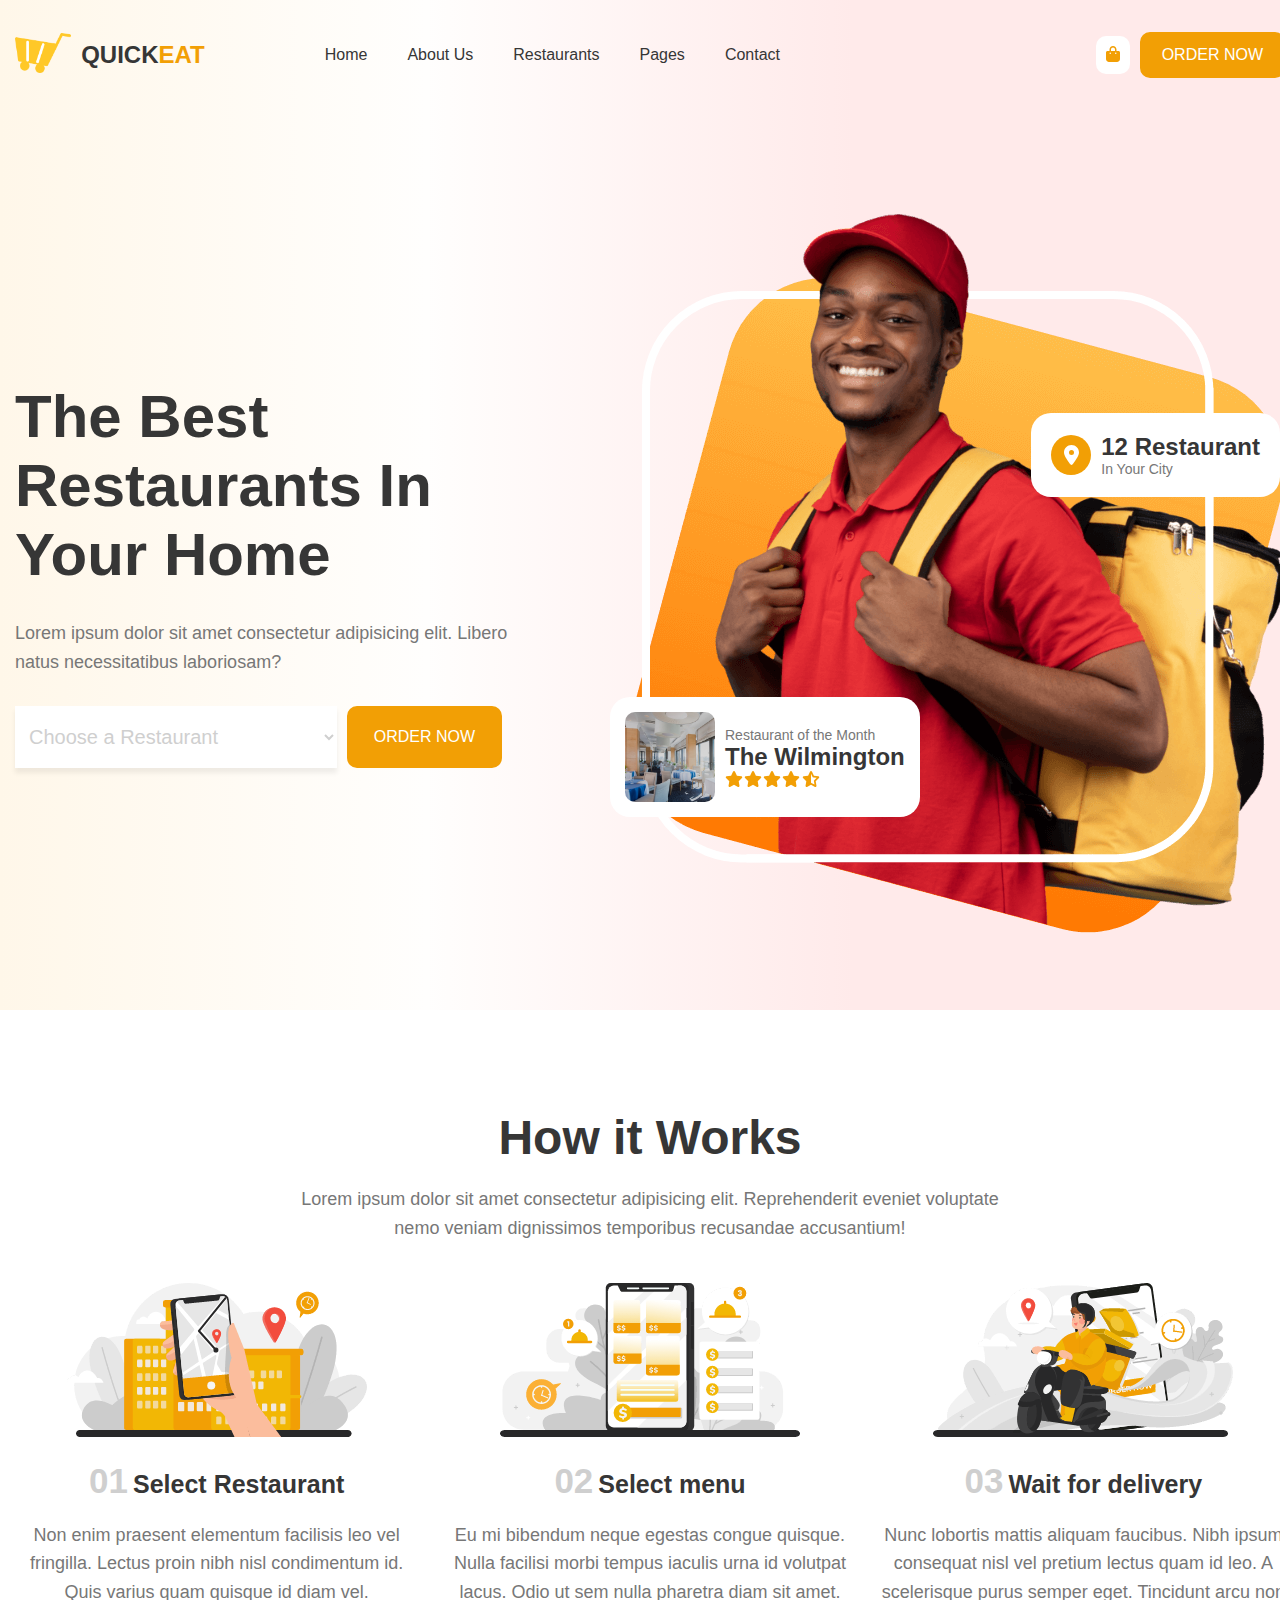
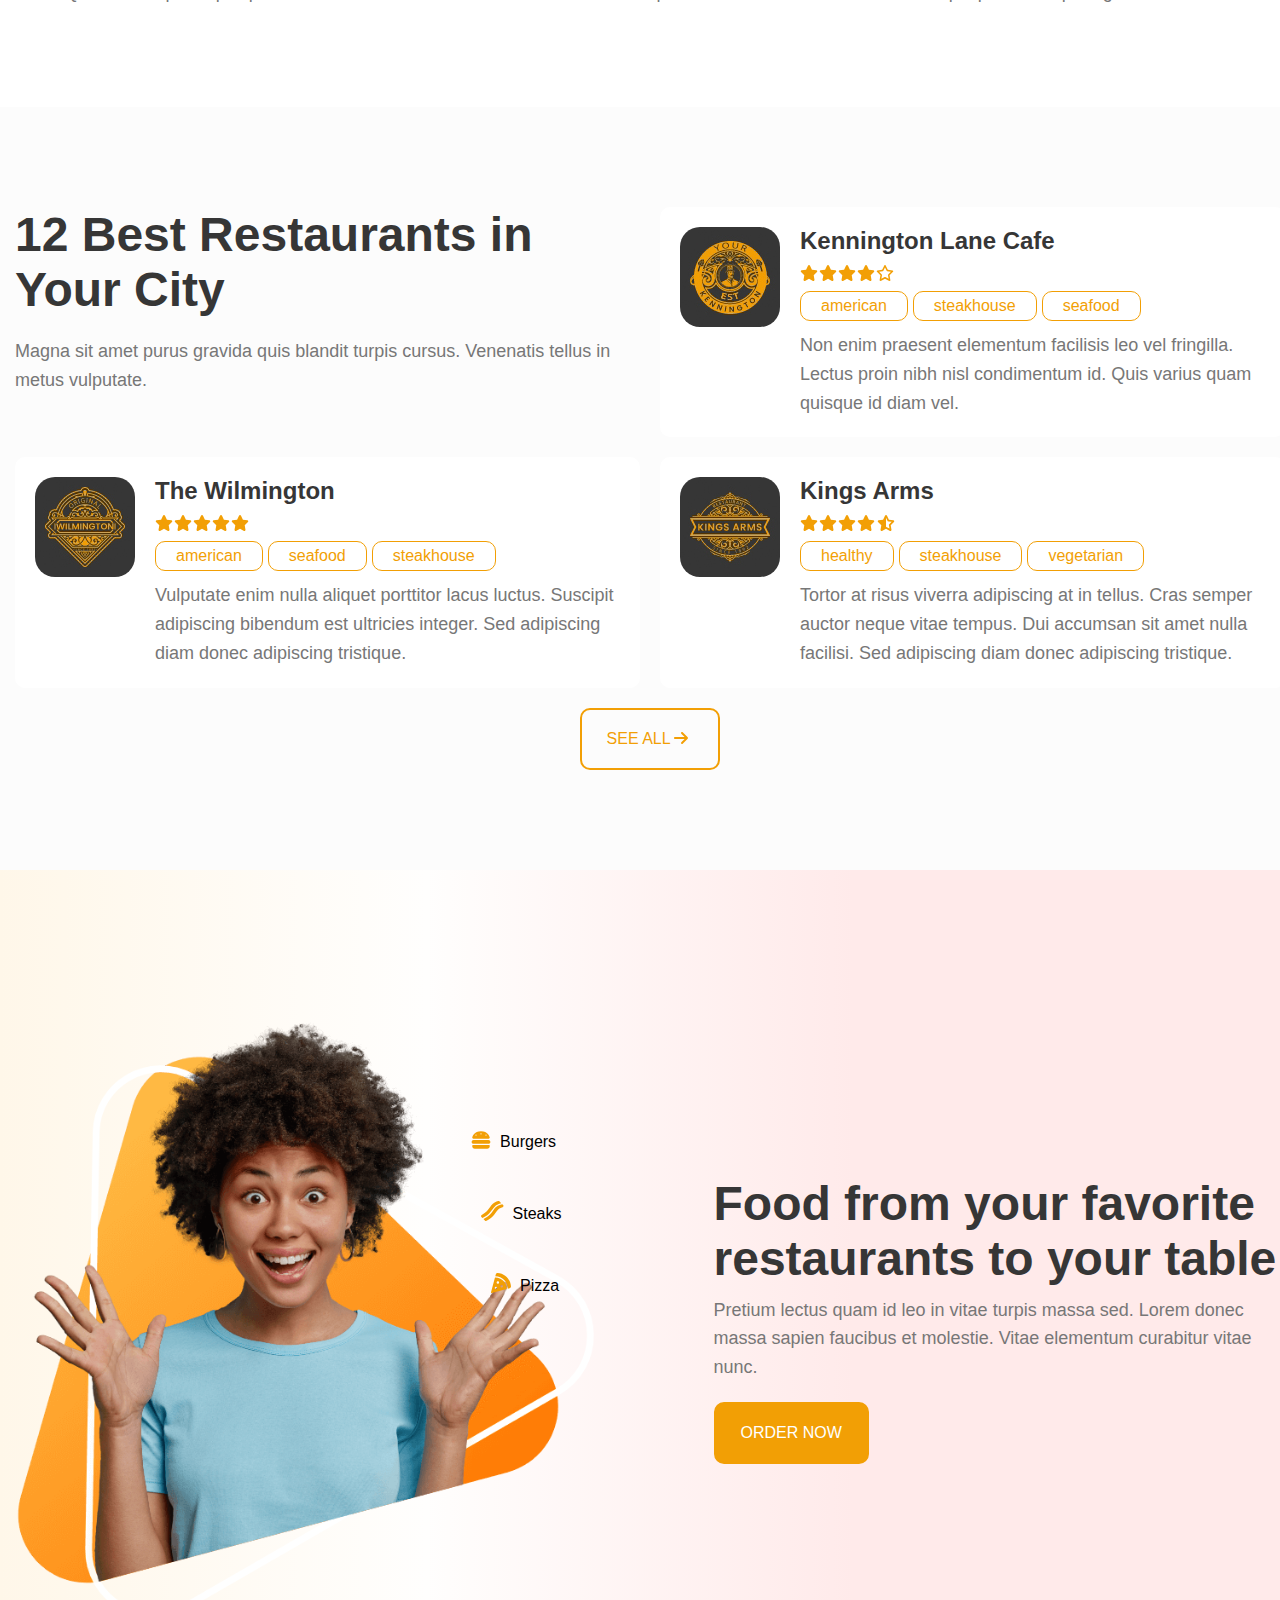
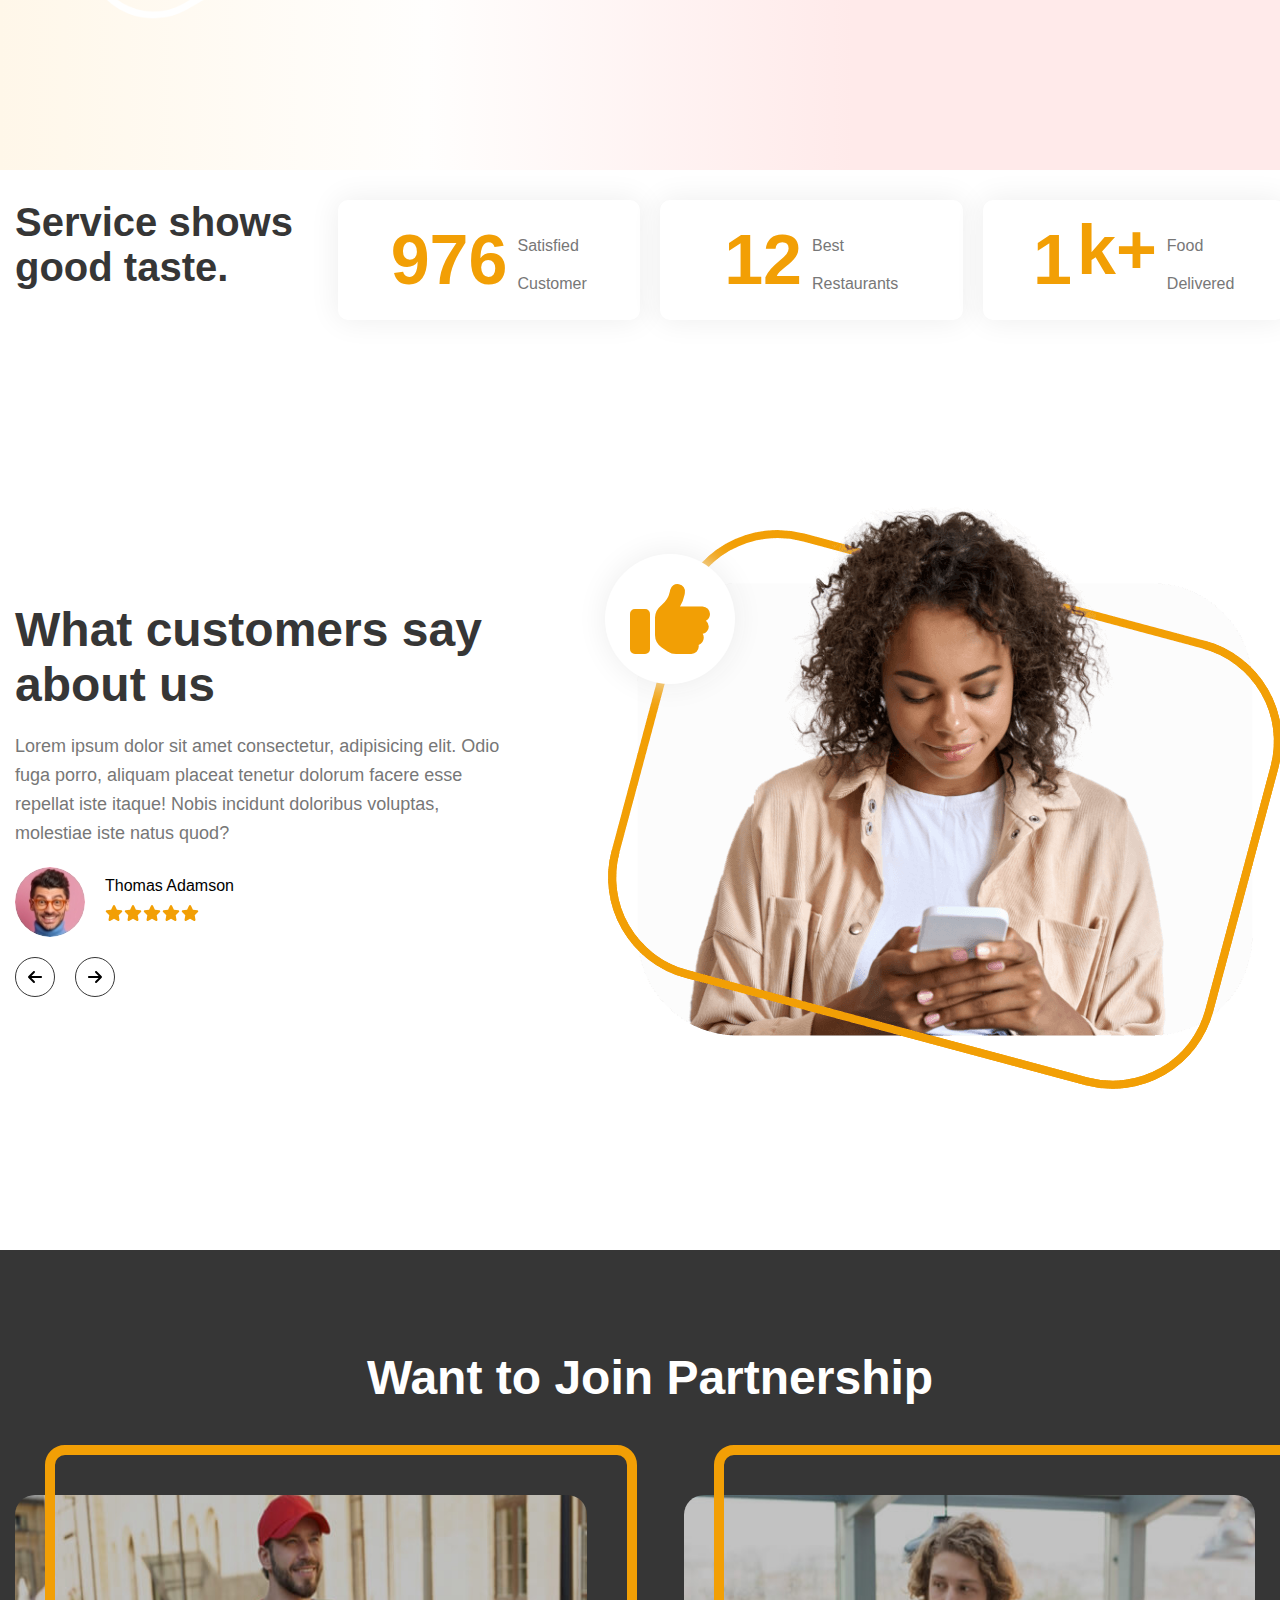
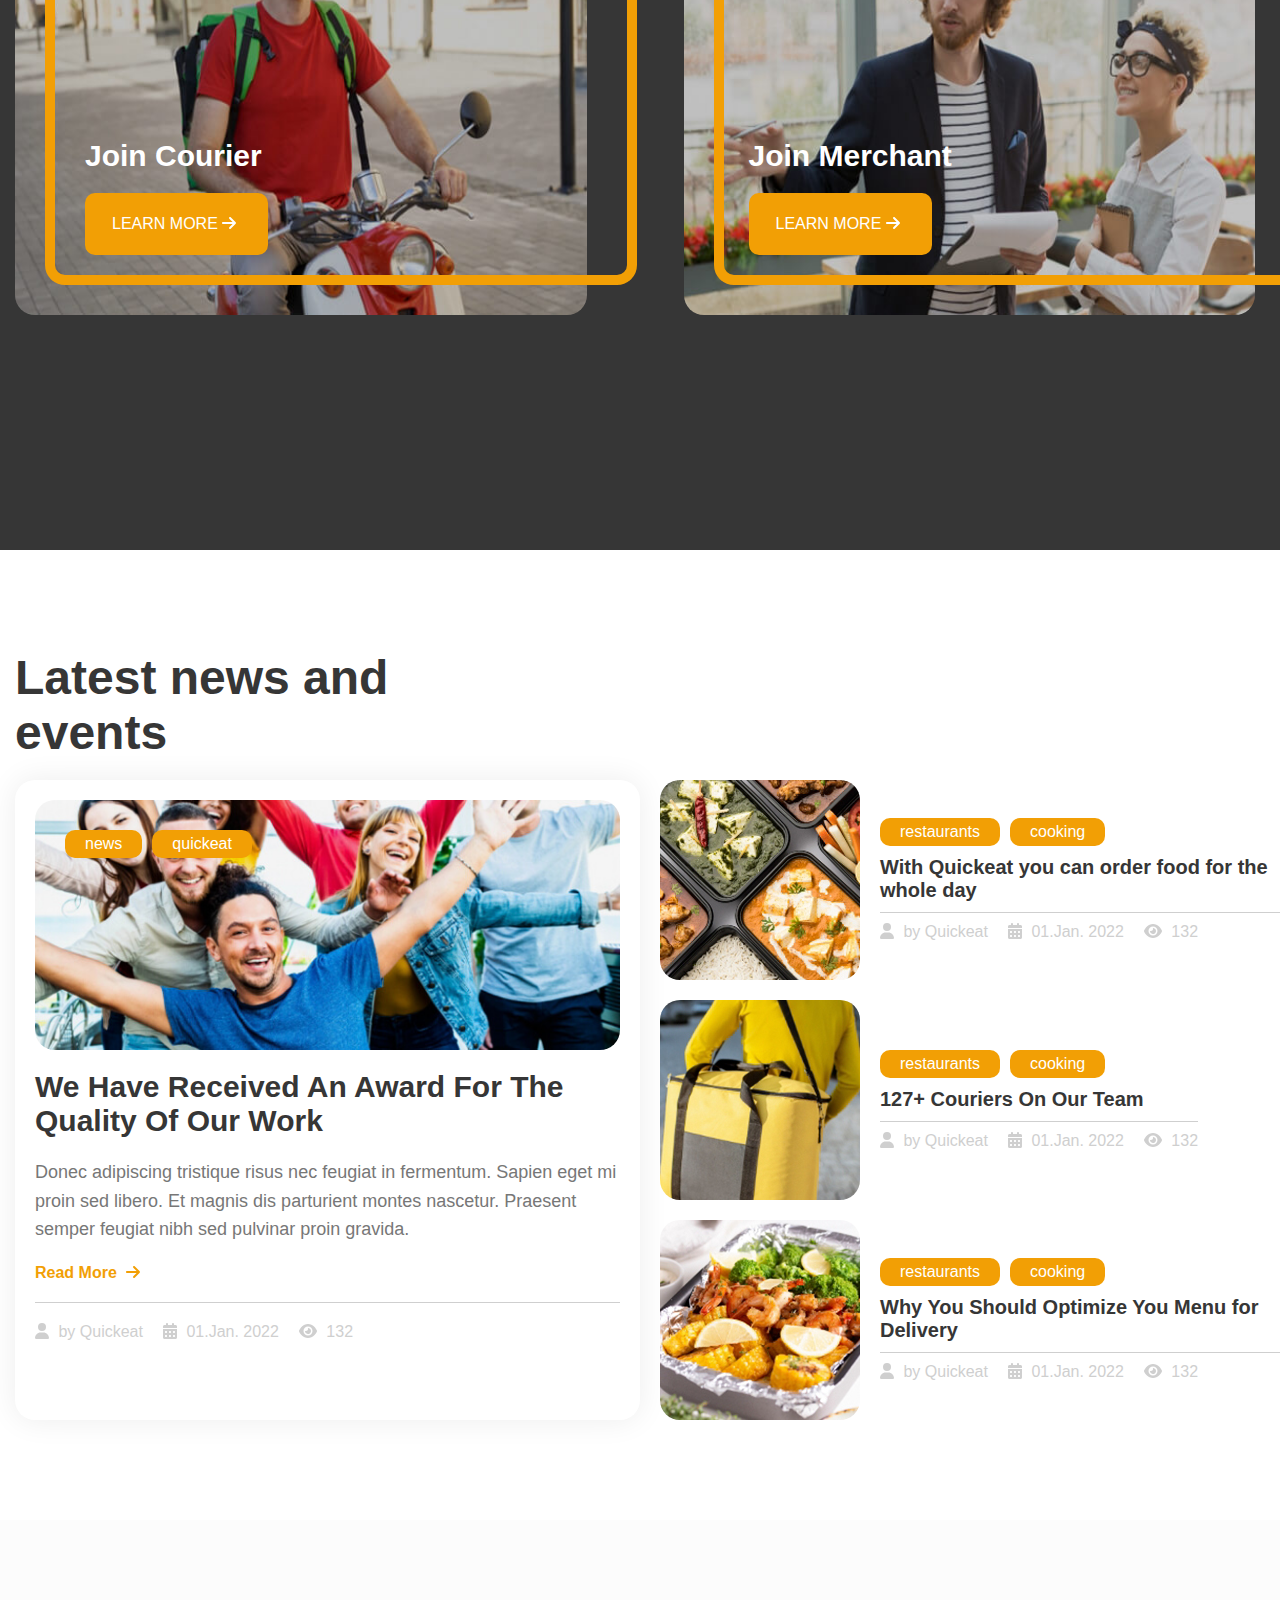
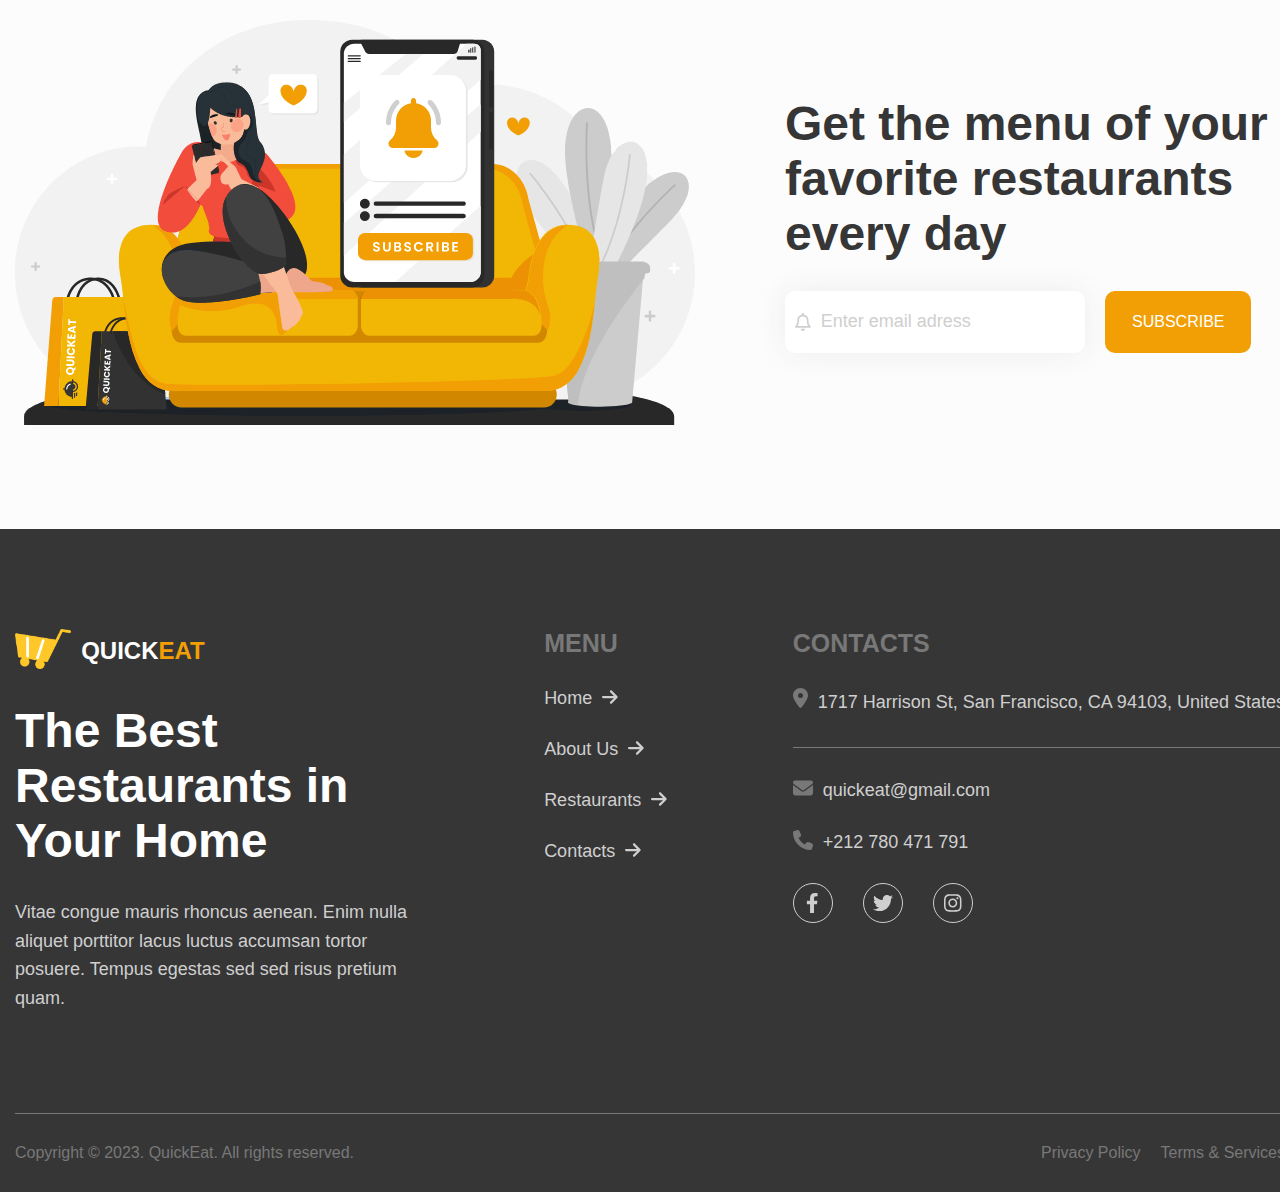
<file: index.html>
<!DOCTYPE html>
<html lang="en">
<head>
    <meta charset="UTF-8">
    <meta http-equiv="X-UA-Compatible" content="IE=edge">
    <meta name="viewport" content="width=device-width, initial-scale=1.0">
    <title>QUICKEAT</title>
    <link rel="icon" type="png" href="imgs/rocky-shopping-cart-yellow.png">
    <!-- Font Awesome -->
    <!-- <link rel="stylesheet" href="css/all.min.css"> -->
    <!-- bootstrap -->
    <!-- <link rel="stylesheet" href="css/bootstrap.min.css"> -->
    <!-- styling -->
    <link rel="stylesheet" href="css/style.css">
    <!-- font awesome  -->
    <link
        rel="stylesheet"
        href="https://cdnjs.cloudflare.com/ajax/libs/font-awesome/6.1.2/css/all.min.css"
    />
</head>
<body>
    <header class="linear-grad">
        <div class="container flex flex-between">
            <!-- <nav class="navbar full-width navbar-expand-lg navbar-light">
                <div class="container-fluid">
                    <div class="image flex align-center gap-10">
                        <a href="#">
                            <img src="imgs/rocky-shopping-cart-yellow.png" class="image-logo">
                        </a>
                        <h2 class="black-color upper">quick<span class="main-color">eat</span></h2>
                    </div>
                    <button class="navbar-toggler" type="button" data-bs-toggle="collapse" data-bs-target="#navbarSupportedContent" aria-controls="navbarSupportedContent" aria-expanded="false" aria-label="Toggle navigation">
                    <span class="navbar-toggler-icon"></span>
                    </button>
                    <div class="collapse navbar-collapse" id="navbarSupportedContent">
                        <ul class="navbar-nav me-auto mb-2 mb-lg-0">
                            <li class="nav-item">
                                <a href="index.html" class="black-color pr-20 pl-20 block effect transition">home</a>
                            </li>
                            <li class="nav-item">
                                <a href="about.html" class="black-color pr-20 pl-20 block effect transition">about us</a>
                            </li>
                            <li class="nav-item dropdown">
                                <a class="dropdown-toggle black-color pr-20 pl-20 pr-20 pl-20 block effect transition" href="#" id="navbarDropdown" role="button" data-bs-toggle="dropdown" aria-expanded="false">
                                    restaurants
                                </a>
                                <ul class="dropdown-menu" aria-labelledby="navbarDropdown">
                                    <li><a href="restaurants.html" class="dropdown-item black-color pr-20 pl-20 block effect transition">restaurants</a></li>
                                    <li><a href="restaurantCard.html" class="dropdown-item black-color pr-20 pl-20 block effect transition">restaurant card</a></li>
                                    <li><a href="checkout.html" class="dropdown-item black-color pr-20 pl-20 block effect transition">checkout</a></li>
                                </ul>
                            </li>
                            <li class="nav-item dropdown">
                                <a class="dropdown-toggle black-color pr-20 pl-20 pr-20 pl-20 block effect transition" href="#" id="navbarDropdown" role="button" data-bs-toggle="dropdown" aria-expanded="false">
                                    pages
                                </a>
                                <ul class="dropdown-menu" aria-labelledby="navbarDropdown">
                                    <li><a href="block.html" class="dropdown-item black-color pr-20 pl-20 block effect transition">block</a></li>
                                    <li><a href="singleblock.html" class="dropdown-item black-color pr-20 pl-20 block effect transition">single block</a></li>
                                    <li><a href="services.html" class="dropdown-item black-color pr-20 pl-20 block effect transition">services</a></li>
                                    <li><a href="faq.html" class="dropdown-item black-color pr-20 pl-20 block effect transition" class="upper">faq</a></li>
                                    <li><a href="pricing.html" class="dropdown-item black-color pr-20 pl-20 block effect transition">pricing table</a></li>
                                    <li><a href="partner.html" class="dropdown-item black-color pr-20 pl-20 block effect transition">become a partner</a></li>
                                    <li><a href="notFound.html" class="dropdown-item black-color pr-20 pl-20 block effect transition">404</a></li>
                                </ul>
                            </li>
                            <li class="nav-item">
                                <a href="contacts.html" class="black-color pr-20 pl-20 block effect transition">contact</a>
                            </li>
                        </ul>
                    </div>
                </div>
            </nav> -->
            <div class="logo flex">
                <div class="image flex align-center gap-10">
                    <a href="#">
                        <img src="imgs/rocky-shopping-cart-yellow.png" class="image-logo">
                    </a>
                    <h2 class="black-color upper">quick<span class="main-color">eat</span></h2>
                </div>
                <ul class="list capitalize flex align-center">
                    <li><a href="index.html" class="black-color pr-20 pl-20 block effect transition">home</a></li>
                    <li><a href="about.html" class="black-color pr-20 pl-20 block effect transition">about us</a></li>
                    <li class="relative">
                        <a href="restaurants.html" class="black-color pr-20 pl-20 block effect transition">restaurants</a>
                        <ul class="special-list white-bg absolute pt-10 pb-10 main-shadow transition">
                            <li><a href="restaurants.html" class="black-color pr-20 pl-20 block effect transition">restaurants</a></li>
                            <li><a href="restaurantCard.html" class="black-color pr-20 pl-20 block effect transition">restaurant card</a></li>
                            <li><a href="checkout.html" class="black-color pr-20 pl-20 block effect transition">checkout</a></li>
                        </ul>
                    </li>
                    <li class="relative">
                        <a href="#" class="black-color pr-20 pl-20 block effect transition">pages</a>
                        <ul class="special-list white-bg absolute pt-10 pb-10 main-shadow transition">
                            <li><a href="block.html" class="black-color pr-20 pl-20 block effect transition">block</a></li>
                            <li><a href="singleblock.html" class="black-color pr-20 pl-20 block effect transition">single block</a></li>
                            <li><a href="services.html" class="black-color pr-20 pl-20 block effect transition">services</a></li>
                            <li><a href="faq.html" class="black-color pr-20 pl-20 block effect transition" class="upper">faq</a></li>
                            <li><a href="pricing.html" class="black-color pr-20 pl-20 block effect transition">pricing table</a></li>
                            <li><a href="partner.html" class="black-color pr-20 pl-20 block effect transition">become a partner</a></li>
                            <li><a href="notFound.html" class="black-color pr-20 pl-20 block effect transition">404</a></li>
                        </ul>
                    </li>
                    <li><a href="contacts.html" class="black-color pr-20 pl-20 block effect transition">contact</a></li>
                </ul>
            </div>
            <div class="order flex align-center gap-10">
                <div class="fit-width white-bg pd-10 rad-10 pointer">
                    <i class="fa-solid fa-bag-shopping main-color"></i>
                </div>
                <a href="checkout.html" class="now effect fit-width white-color main-bg block pd-12 pl-20 pr-20 upper rad-10 main-border transition">order now</a>
                <input type="checkbox" id="menu">
                <label for="menu" class="hide">
                    <i class="fa-solid fa-bars main-color fs-25"></i>
                </label>
            </div>
        </div>
    </header>
    <div class="landing linear-grad">
        <div class="container full-height pt-30 pr-110 flex flex-between align-center">
            <section class="width-45 flex center gap-30 direct-column">
                <h2 class="black-color fs-60 weight-900 capitalize">the best restaurants in your home</h2>
                <p class="gray-color fs-18 line-hei-1-6">Lorem ipsum dolor sit amet consectetur adipisicing elit. Libero natus necessitatibus laboriosam?</p>
                <div class="select flex gap-10">
                    <select class="white-bg lgray-color fs-20 pl-10 pr-10">
                        <option>Choose a Restaurant</option>
                        <option>Choose a Restaurant 1</option>
                        <option>Choose a Restaurant 2</option>
                        <option>Choose a Restaurant 3</option>
                        <option>Choose a Restaurant 4</option>
                    </select>
                    <a href="checkout.html" class="now effect fit-width white-color main-bg block pd-20 pr-25 pl-25 upper rad-10 main-border transition">order now</a>
                </div>
            </section>
            <div class="delivery relative rad-40">
                <img src="imgs/african_delivery1.png" class="delivery-person relative">
                <div class="location fit-width white-bg pd-20 flex align-center gap-10 absolute rad-20">
                    <div class="icon white-color main-bg fs-20 flex-center rad-circle">
                        <i class="fa-solid fa-location-dot"></i>
                    </div>
                    <div class="info">
                        <h2 class="black-color capitalize">12 restaurant</h2>
                        <p class="gray-color fs-14 capitalize">in your city</p>
                    </div>
                </div>
                <div class="other fit-width white-bg pd-15 flex align-center gap-10 absolute rad-20">
                    <img src="imgs/restaurantCard-landing-img.jpg" class="rad-10">
                    <div class="info">
                        <p class="gray-color fs-14">Restaurant of the Month</p>
                        <h2 class="black-color capitalize">the wilmington</h2>
                        <div class="rating main-color flex gap-1">
                            <i class="fa-solid fa-star"></i>
                            <i class="fa-solid fa-star"></i>
                            <i class="fa-solid fa-star"></i>
                            <i class="fa-solid fa-star"></i>
                            <i class="fa-solid fa-star-half-stroke"></i>
                        </div>
                    </div>
                </div>
            </div>
        </div>
    </div>
    <div class="how white-bg pt-100 pb-100">
        <div class="container">
            <h2 class="fit-width black-color fs-48 weight-900 mr-auto">How it Works</h2>
            <p class="gray-color fs-18 text-center line-hei-1-6 mr-auto mt-20 mb-40">Lorem ipsum dolor sit amet consectetur adipisicing elit. Reprehenderit eveniet voluptate nemo veniam dignissimos temporibus recusandae accusantium!</p>
            <div class="holder grid col-3 gap-30">
                <div class="box text-center">
                    <div class="image relative">
                        <img src="imgs/how-1.png">
                    </div>
                    <h2 class="fit-width black-color fs-25 weight-900 relative mr-auto mt-20 mb-20"><span class="lgray-color inline-block mr-5">01</span>Select Restaurant</h2>
                    <p class="gray-color fs-18 text-center line-hei-1-6">Non enim praesent elementum facilisis leo vel fringilla. Lectus proin nibh nisl condimentum id. Quis varius quam quisque id diam vel.</p>
                </div>
                <div class="box text-center">
                    <div class="image relative">
                        <img src="imgs/how-2.png">
                    </div>
                    <h2 class="fit-width black-color fs-25 weight-900 relative mr-auto mt-20 mb-20"><span class="lgray-color inline-block mr-5">02</span>Select menu</h2>
                    <p class="gray-color fs-18 text-center line-hei-1-6">Eu mi bibendum neque egestas congue quisque. Nulla facilisi morbi tempus iaculis urna id volutpat lacus. Odio ut sem nulla pharetra diam sit amet.</p>
                </div>
                <div class="box text-center">
                    <div class="image relative">
                        <img src="imgs/how-3.png">
                    </div>
                    <h2 class="fit-width black-color fs-25 weight-900 relative mr-auto mt-20 mb-20"><span class="lgray-color inline-block mr-5">03</span>Wait for delivery</h2>
                    <p class="gray-color fs-18 text-center line-hei-1-6">Nunc lobortis mattis aliquam faucibus. Nibh ipsum consequat nisl vel pretium lectus quam id leo. A scelerisque purus semper eget. Tincidunt arcu non</p>
                </div>
            </div>
        </div>
    </div>
    <div class="best-restaus gray-bg pt-100 pb-100">
        <div class="container">
            <div class="holder grid col-2 gap-20">
                <div class="box">
                    <h2 class="fit-width black-color fs-48 weight-900">12 Best Restaurants in Your City</h2>
                    <p class="gray-color fs-18 line-hei-1-6 mt-20 mb-20">Magna sit amet purus gravida quis blandit turpis cursus. Venenatis tellus in metus vulputate.</p>
                </div>
                <div class="box white-bg flex align-start gap-20 pd-20 rad-10">
                    <img src="imgs/kennington.jpg" class="rad-20">
                    <div class="infos flex direct-column gap-10">
                        <h2 class="weight-900 mr-0"><a href="#" class="black-color effect transition">Kennington Lane Cafe</a></h2>
                        <div class="rate flex gap-1">
                            <i class="fa-solid fa-star main-color"></i>
                            <i class="fa-solid fa-star main-color"></i>
                            <i class="fa-solid fa-star main-color"></i>
                            <i class="fa-solid fa-star main-color"></i>
                            <i class="fa-regular fa-star main-color"></i>
                        </div>
                        <div class="types flex gap-5">
                            <a href="#" class="type fit-width main-color pt-5 pb-5 pl-20 pr-20 rad-10 r-effect transition">american</a>
                            <a href="#" class="type fit-width main-color pt-5 pb-5 pl-20 pr-20 rad-10 r-effect transition">steakhouse</a>
                            <a href="#" class="type fit-width main-color pt-5 pb-5 pl-20 pr-20 rad-10 r-effect transition">seafood</a>
                        </div>
                        <p class="gray-color fs-18 line-hei-1-6">Non enim praesent elementum facilisis leo vel fringilla. Lectus proin nibh nisl condimentum id. Quis varius quam quisque id diam vel.</p>
                    </div>
                </div>
                <div class="box white-bg flex align-start gap-20 pd-20 rad-10">
                    <img src="imgs/wilmington.jpg" class="rad-20">
                    <div class="infos flex direct-column gap-10">
                        <h2 class="weight-900 mr-0"><a href="#" class="black-color effect transition">The Wilmington</a></h2>
                        <div class="rate flex gap-1">
                            <i class="fa-solid fa-star main-color"></i>
                            <i class="fa-solid fa-star main-color"></i>
                            <i class="fa-solid fa-star main-color"></i>
                            <i class="fa-solid fa-star main-color"></i>
                            <i class="fa-solid fa-star main-color"></i>
                        </div>
                        <div class="types flex gap-5">
                            <a href="#" class="type fit-width main-color pt-5 pb-5 pl-20 pr-20 rad-10 r-effect transition">american</a>
                            <a href="#" class="type fit-width main-color pt-5 pb-5 pl-20 pr-20 rad-10 r-effect transition">seafood</a>
                            <a href="#" class="type fit-width main-color pt-5 pb-5 pl-20 pr-20 rad-10 r-effect transition">steakhouse</a>
                        </div>
                        <p class="gray-color fs-18 line-hei-1-6">Vulputate enim nulla aliquet porttitor lacus luctus. Suscipit adipiscing bibendum est ultricies integer. Sed adipiscing diam donec adipiscing tristique.</p>
                    </div>
                </div>
                <div class="box white-bg flex align-start gap-20 pd-20 rad-10">
                    <img src="imgs/kings.jpg" class="rad-20">
                    <div class="infos flex direct-column gap-10">
                        <h2 class="weight-900 mr-0"><a href="#" class="black-color effect transition">Kings Arms</a></h2>
                        <div class="rate flex gap-1">
                            <i class="fa-solid fa-star main-color"></i>
                            <i class="fa-solid fa-star main-color"></i>
                            <i class="fa-solid fa-star main-color"></i>
                            <i class="fa-solid fa-star main-color"></i>
                            <i class="fa-solid fa-star-half-stroke main-color"></i>
                        </div>
                        <div class="types flex gap-5">
                            <a href="#" class="type fit-width main-color pt-5 pb-5 pl-20 pr-20 rad-10 r-effect transition">healthy</a>
                            <a href="#" class="type fit-width main-color pt-5 pb-5 pl-20 pr-20 rad-10 r-effect transition">steakhouse</a>
                            <a href="#" class="type fit-width main-color pt-5 pb-5 pl-20 pr-20 rad-10 r-effect transition">vegetarian</a>
                        </div>
                        <p class="gray-color fs-18 line-hei-1-6">Tortor at risus viverra adipiscing at in tellus. Cras semper auctor neque vitae tempus. Dui accumsan sit amet nulla facilisi. Sed adipiscing diam donec adipiscing tristique.</p>
                    </div>
                </div>
            </div>
            <a href="restaurants.html" class="see-all fit-width block main-color pd-20 pr-25 pl-25 mr-auto mt-20 upper rad-10 main-border r-effect transition">see all <i class="fa-solid fa-arrow-right mr-5"></i></a>
        </div>
    </div>
    <div class="food linear-grad">
        <div class="container full-height pt-100 pb-100 flex flex-between align-center">
            <div class="surprise width-45 flex align-start relative">
                <img src="imgs/surprised-girl.png" class="surprised-girl">
                <ul class="absolute">
                    <li class="pt-30 pb-30">
                        <a href="#">
                            <i class="fa-solid fa-burger main-color fs-20 mr-5"></i>
                            <span class="capitalize">burgers</span>
                        </a>
                    </li>
                    <li class="pt-30 pb-30">
                        <a href="#" class="pl-10">
                            <i class="fa-solid fa-bacon main-color fs-20 mr-5"></i>
                            <span class="capitalize">steaks</span>
                        </a>
                    </li>
                    <li class="pt-30 pb-30">
                        <a href="#" class="pl-20 block">
                            <i class="fa-solid fa-pizza-slice main-color fs-20 mr-5"></i>
                            <span class="capitalize">pizza</span>
                        </a>
                    </li>
                </ul>
            </div>
            <section class="width-45">
                <h2 class="black-color fs-48 weight-900">Food from your favorite restaurants to your table</h2>
                <p class="gray-color fs-18 line-hei-1-6 mt-10">Pretium lectus quam id leo in vitae turpis massa sed. Lorem donec massa sapien faucibus et molestie. Vitae elementum curabitur vitae nunc.</p>
                <a href="checkout.html" class="now effect fit-width white-color main-bg block pd-20 pr-25 pl-25 mt-20 upper rad-10 main-border transition">order now</a>
            </section>
        </div>
    </div>
    <div class="service white-bg">
        <div class="container grid col-4 gap-20 pt-30 pb-30">
            <h2 class="black-color fs-40 weight-900">Service shows good taste.</h2>
            <div class="box white-bg pt-20 pb-20 flex-center gap-10 rad-10 main-shadow">
                <div class="count main-color fs-70 ff-poppins weight-900">976</div>
                <div class="blabla">
                    <span class="gray-color block mt-10 mb-20">Satisfied</span>
                    <span class="gray-color block">Customer</span>
                </div>
            </div>
            <div class="box white-bg pt-20 pb-20 flex-center gap-10 rad-10 main-shadow">
                <div class="count main-color fs-70 ff-poppins weight-900">12</div>
                <div class="blabla">
                    <span class="gray-color block mt-10 mb-20">Best</span>
                    <span class="gray-color block">Restaurants</span>
                </div>
            </div>
            <div class="box white-bg pt-20 pb-20 flex-center gap-10 rad-10 main-shadow">
                <div class="count main-color fs-70 ff-poppins weight-900 flex gap-5">
                    1
                    <p class="relative">k+</p>
                </div>
                <div class="blabla">
                    <span class="gray-color block mt-10 mb-20">Food</span>
                    <span class="gray-color block">Delivered</span>
                </div>
            </div>
        </div>
    </div>
    <div class="about-us white-bg full-height">
        <div class="container pt-30 pb-30 flex flex-between align-center">
            <section class="width-45">
                <h2 class="black-color fs-48 weight-900 mb-20">What customers say about us</h2>
                <p class="gray-color fs-18 line-hei-1-6">Lorem ipsum dolor sit amet consectetur, adipisicing elit. Odio fuga porro, aliquam placeat tenetur dolorum facere esse repellat iste itaque! Nobis incidunt doloribus voluptas, molestiae iste natus quod?</p>
                <div class="holder flex align-start gap-20 mt-20 mb-20">
                    <img src="imgs/man_smiling.jpg" class="rad-circle">
                    <div class="infos flex direct-column">
                        <p class="capitalize pt-10">thomas adamson</p>
                        <div class="rate flex gap-1 pt-10">
                            <i class="fa-solid fa-star main-color"></i>
                            <i class="fa-solid fa-star main-color"></i>
                            <i class="fa-solid fa-star main-color"></i>
                            <i class="fa-solid fa-star main-color"></i>
                            <i class="fa-solid fa-star main-color"></i>
                        </div>
                    </div>
                </div>
                <div class="arrows flex gap-20">
                    <div class="arrow flex flex-center rad-circle pointer">
                        <i class="fa-solid fa-arrow-left"></i>
                    </div>
                    <div class="arrow flex flex-center rad-circle pointer">
                        <i class="fa-solid fa-arrow-right"></i>
                    </div>
                </div>
            </section>
            <div class="image relative">
                <img src="imgs/girl-using-phone.png">
            </div>
        </div>
    </div>
    <div class="join full-height black-bg">
        <div class="container pt-100 pb-100">
            <h2 class="white-color fs-48 weight-900 text-center mb-40">Want to Join Partnership</h2>
            <div class="holder flex flex-between">
                <div class="box width-45 relative">
                    <img src="imgs/join-1.jpg" class="relative rad-20">
                    <div class="info absolute">
                        <h3 class="white-color color fs-30 weight-900 mb-20">Join Courier</h3>
                        <a href="partner.html" class="effect fit-width white-color main-bg block pd-20 pr-25 pl-25 upper rad-10 main-border transition">learn more <i class="fa-solid fa-arrow-right mr-5"></i></a>
                    </div>
                </div>
                <div class="box width-45 relative">
                    <img src="imgs/join-2.jpg" class="relative rad-20">
                    <div class="info absolute">
                        <h3 class="white-color color fs-30 weight-900 mb-20">Join Merchant</h3>
                        <a href="partner.html" class="effect fit-width white-color main-bg block pd-20 pr-25 pl-25 upper rad-10 main-border transition">learn more <i class="fa-solid fa-arrow-right mr-5"></i></a>
                    </div>
                </div>
            </div>
        </div>
    </div>
    <div class="latest">
        <div class="container pt-100 pb-100">
            <h2 class="black-color fs-48 weight-900 mb-20">Latest news and events</h2>
            <div class="holder grid col-2 gap-20">
                <div class="box white-bg pd-20 rad-20 flex direct-column gap-20 main-shadow">
                    <div class="image relative rad-20">
                        <img src="imgs/latest-1.jpg" alt="">
                        <div class="flex gap-10 absolute">
                            <a href="#" class="fit-width white-color main-bg pt-5 pb-5 pl-20 pr-20 rad-10">news</a>
                            <a href="#" class="fit-width white-color main-bg pt-5 pb-5 pl-20 pr-20 rad-10">quickeat</a>
                        </div>
                    </div>
                    <h3 class="black-color fs-30 weight-900 capitalize">we have received an award for the quality of our work</h3>
                    <p class="gray-color fs-18 line-hei-1-6">Donec adipiscing tristique risus nec feugiat in fermentum. Sapien eget mi proin sed libero. Et magnis dis parturient montes nascetur. Praesent semper feugiat nibh sed pulvinar proin gravida.</p>
                    <a href="singleblock.html" class="main-color bold capitalize">read more <i class="fa-solid fa-arrow-right ml-5"></i></a>
                    <div class="hr lgray-bg"></div>
                    <div class="icons lgray-color flex gap-20">
                        <div class="icon">
                            <i class="fa-solid fa-user mr-5"></i>
                            by Quickeat
                        </div>
                        <div class="icon">
                            <i class="fa-solid fa-calendar-days mr-5"></i>
                            01.Jan. 2022
                        </div>
                        <div class="icon">
                            <i class="fa-solid fa-eye mr-5"></i>
                            132
                        </div>
                    </div>
                </div>
                <div class="box flex direct-column gap-20">
                    <article class="flex align-center gap-20">
                        <img src="imgs/latest-food-1.jpg" class="rad-20">
                        <div class="infos flex direct-column gap-10">
                            <div class="flex gap-10">
                                <a href="#" class="fit-width white-color main-bg pt-5 pb-5 pl-20 pr-20 rad-10">restaurants</a>
                                <a href="#" class="fit-width white-color main-bg pt-5 pb-5 pl-20 pr-20 rad-10">cooking</a>
                            </div>
                            <a href="#" class="effect black-color fs-20 weight-900 transition">With Quickeat you can order food for the whole day</a>
                            <div class="hr lgray-bg"></div>
                            <div class="icons lgray-color flex gap-20">
                                <div class="icon">
                                    <i class="fa-solid fa-user mr-5"></i>
                                    by Quickeat
                                </div>
                                <div class="icon">
                                    <i class="fa-solid fa-calendar-days mr-5"></i>
                                    01.Jan. 2022
                                </div>
                                <div class="icon">
                                    <i class="fa-solid fa-eye mr-5"></i>
                                    132
                                </div>
                            </div>
                        </div>
                    </article>
                    <article class="flex align-center gap-20">
                        <img src="imgs/latest-2.jpg" class="rad-20">
                        <div class="infos flex direct-column gap-10">
                            <div class="flex gap-10">
                                <a href="#" class="fit-width white-color main-bg pt-5 pb-5 pl-20 pr-20 rad-10">restaurants</a>
                                <a href="#" class="fit-width white-color main-bg pt-5 pb-5 pl-20 pr-20 rad-10">cooking</a>
                            </div>
                            <a href="#" class="effect black-color fs-20 weight-900 transition">127+ Couriers On Our Team</a>
                            <div class="hr lgray-bg"></div>
                            <div class="icons lgray-color flex gap-20">
                                <div class="icon">
                                    <i class="fa-solid fa-user mr-5"></i>
                                    by Quickeat
                                </div>
                                <div class="icon">
                                    <i class="fa-solid fa-calendar-days mr-5"></i>
                                    01.Jan. 2022
                                </div>
                                <div class="icon">
                                    <i class="fa-solid fa-eye mr-5"></i>
                                    132
                                </div>
                            </div>
                        </div>
                    </article>
                    <article class="flex align-center gap-20">
                        <img src="imgs/latest-food-3.jpg" class="rad-20">
                        <div class="infos flex direct-column gap-10">
                            <div class="flex gap-10">
                                <a href="#" class="fit-width white-color main-bg pt-5 pb-5 pl-20 pr-20 rad-10">restaurants</a>
                                <a href="#" class="fit-width white-color main-bg pt-5 pb-5 pl-20 pr-20 rad-10">cooking</a>
                            </div>
                            <a href="#" class="effect black-color fs-20 weight-900 transition">Why You Should Optimize You Menu for Delivery</a>
                            <div class="hr lgray-bg"></div>
                            <div class="icons lgray-color flex gap-20">
                                <div class="icon">
                                    <i class="fa-solid fa-user mr-5"></i>
                                    by Quickeat
                                </div>
                                <div class="icon">
                                    <i class="fa-solid fa-calendar-days mr-5"></i>
                                    01.Jan. 2022
                                </div>
                                <div class="icon">
                                    <i class="fa-solid fa-eye mr-5"></i>
                                    132
                                </div>
                            </div>
                        </div>
                    </article>
                </div>
            </div>
        </div>
    </div>
    <div class="favorite gray-bg">
        <div class="container flex gap-30 pt-100 pb-100">
            <div class="image">
                <img src="imgs/favorite-restaurant.png">
            </div>
            <div class="infos flex direct-column center gap-30">
                <h2 class="black-color fs-48 weight-900">Get the menu of your favorite restaurants every day</h2>
                <div class="lgray-color flex gap-20">
                    <div class="input-box fs-18 white-bg pl-10 flex align-center gap-10 rad-10 main-shadow">
                        <i class="fa-regular fa-bell"></i>
                        <input type="text" placeholder="Enter email adress" class="lgray-color fs-18">
                    </div>
                    <a href="#" class="effect fit-width white-color main-bg block pd-20 pr-25 pl-25 upper rad-10 main-border transition">subscribe</a>
                </div>
            </div>
        </div>
    </div>
    <div class="footer black-bg">
        <div class="container">
            <div class="parent flex flex-between align-start pt-100 pb-100">
                <div class="box flex direct-column gap-30">
                    <div class="image flex align-center gap-10">
                        <a href="#">
                            <img src="imgs/rocky-shopping-cart-yellow.png" class="image-logo">
                        </a>
                        <h2 class="white-color upper">quick<span class="main-color">eat</span></h2>
                    </div>
                    <h2 class="white-color fs-48 weight-900">The Best Restaurants in Your Home</h2>
                    <p class="lgray-color fs-18 line-hei-1-6">Vitae congue mauris rhoncus aenean. Enim nulla aliquet porttitor lacus luctus accumsan tortor posuere. Tempus egestas sed sed risus pretium quam.</p>
                </div>
                <div class="box flex direct-column gap-30">
                    <h2 class="lblack-color fs-25 upper">menu</h2>
                    <ul class="flex direct-column gap-30">
                        <li><a href="home.html" class="lgray-color fs-18 capitalize effect transition block">home <i class="fa-solid fa-arrow-right ml-5"></i></a></li>
                        <li><a href="about.html" class="lgray-color fs-18 capitalize effect transition block">about us <i class="fa-solid fa-arrow-right ml-5"></i></a></li>
                        <li><a href="restaurants.html" class="lgray-color fs-18 capitalize effect transition block">restaurants <i class="fa-solid fa-arrow-right ml-5"></i></a></li>
                        <li><a href="contacts.html" class="lgray-color fs-18 capitalize effect transition block">contacts <i class="fa-solid fa-arrow-right ml-5"></i></a></li>
                    </ul>
                </div>
                <div class="box flex direct-column gap-30">
                    <h2 class="lblack-color fs-25 upper">contacts</h2>
                    <div class="infos fs-18 flex direct-column gap-30">
                        <div class="holder flex align-start gap-10">
                            <a href="#"><i class="fa-solid fa-location-dot fs-20 lblack-color"></i></a>
                            <p class="lgray-color line-hei-1-6">1717 Harrison St, San Francisco, CA 94103, United States</p>
                        </div>
                        <div class="hr lblack-bg"></div>
                        <div class="holder flex align-start gap-10">
                            <a href="#" class="lgray-color"><i class="fa-solid fa-envelope fs-20 lblack-color mr-10"></i>quickeat@gmail.com</a>
                        </div>
                        <div class="holder flex align-start gap-10">
                            <a href="#" class="lgray-color"><i class="fa-solid fa-phone fs-20 lblack-color mr-10"></i>+212 780 471 791</a>
                        </div>
                    </div>
                    <div class="icons flex gap-30">
                        <a href="#" class="icon special lgray-color r-effect fs-20 text-center rad-circle transition block"><i class="fa-brands fa-facebook-f"></i></a>
                        <a href="#" class="icon special lgray-color r-effect fs-20 text-center rad-circle transition block"><i class="fa-brands fa-twitter"></i></a>
                        <a href="#" class="icon special lgray-color r-effect fs-20 text-center rad-circle transition block"><i class="fa-brands fa-instagram"></i></a>
                    </div>
                </div>
            </div>
            <div class="hr lblack-bg"></div>
            <div class="copy lblack-color flex flex-between align-center pt-30 pb-30">
                <p>Copyright © 2023. QuickEat. All rights reserved.</p>
                <div class="policy flex gap-20">
                    <a href="#" class="lblack-color">Privacy Policy</a>
                    <a href="#" class="lblack-color">Terms & Services</a>
                </div>
            </div>
        </div>
    </div>
    <script src="js/all.min.js"></script>
    <script src="js/bootstrap.bundle.min.js"></script>
</body>
</html>
</file>
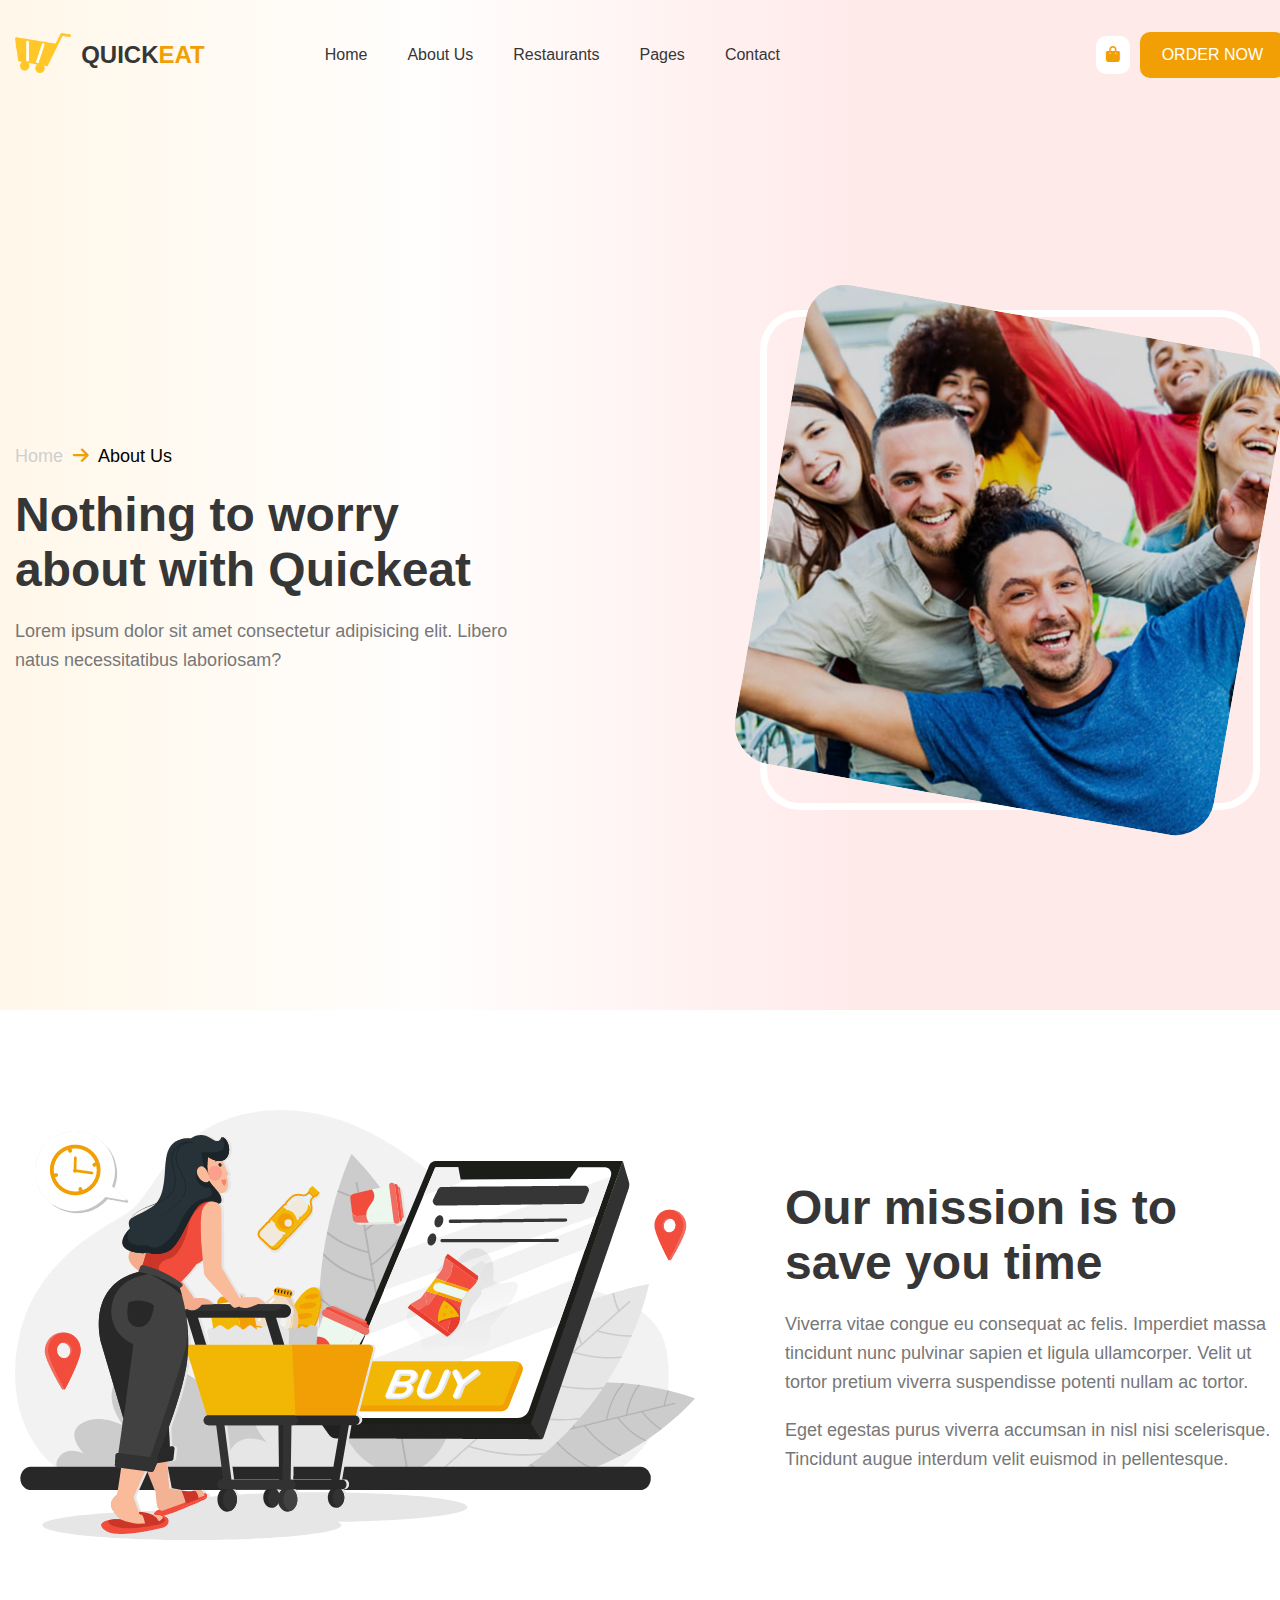
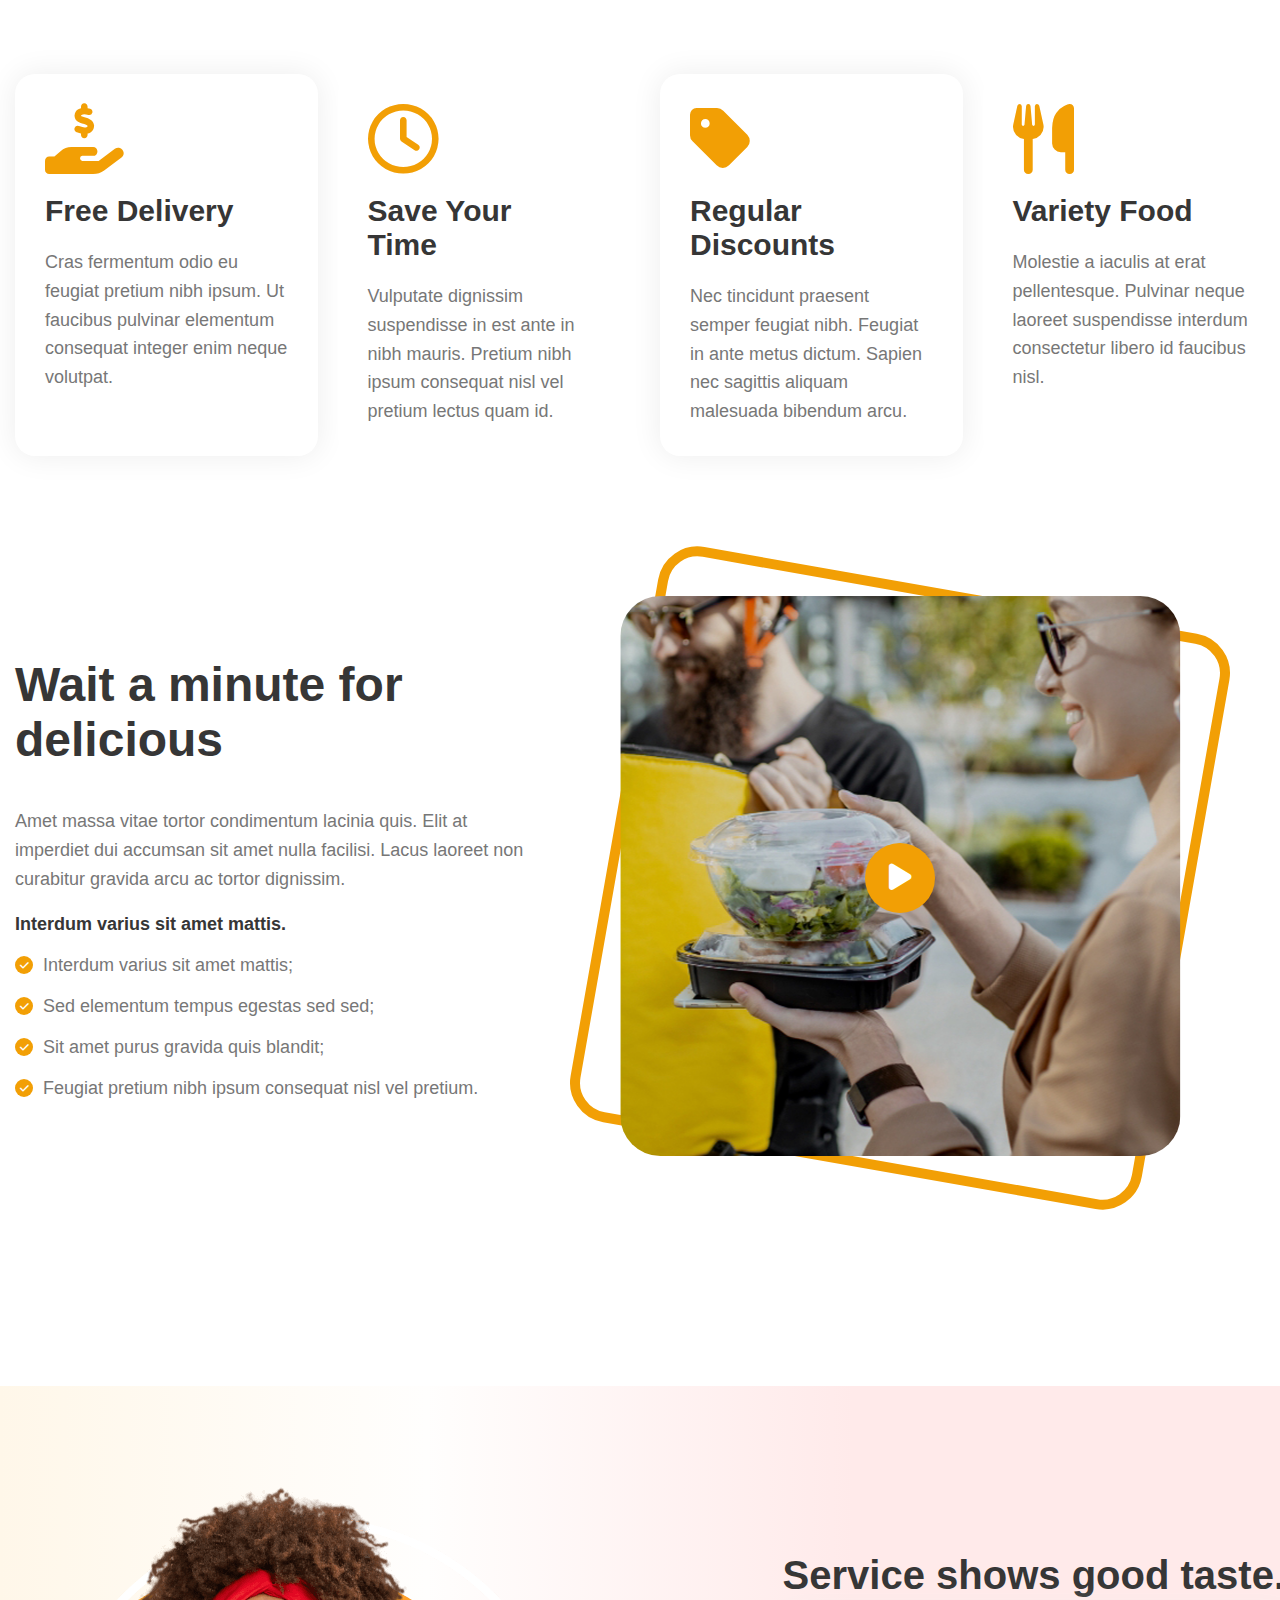
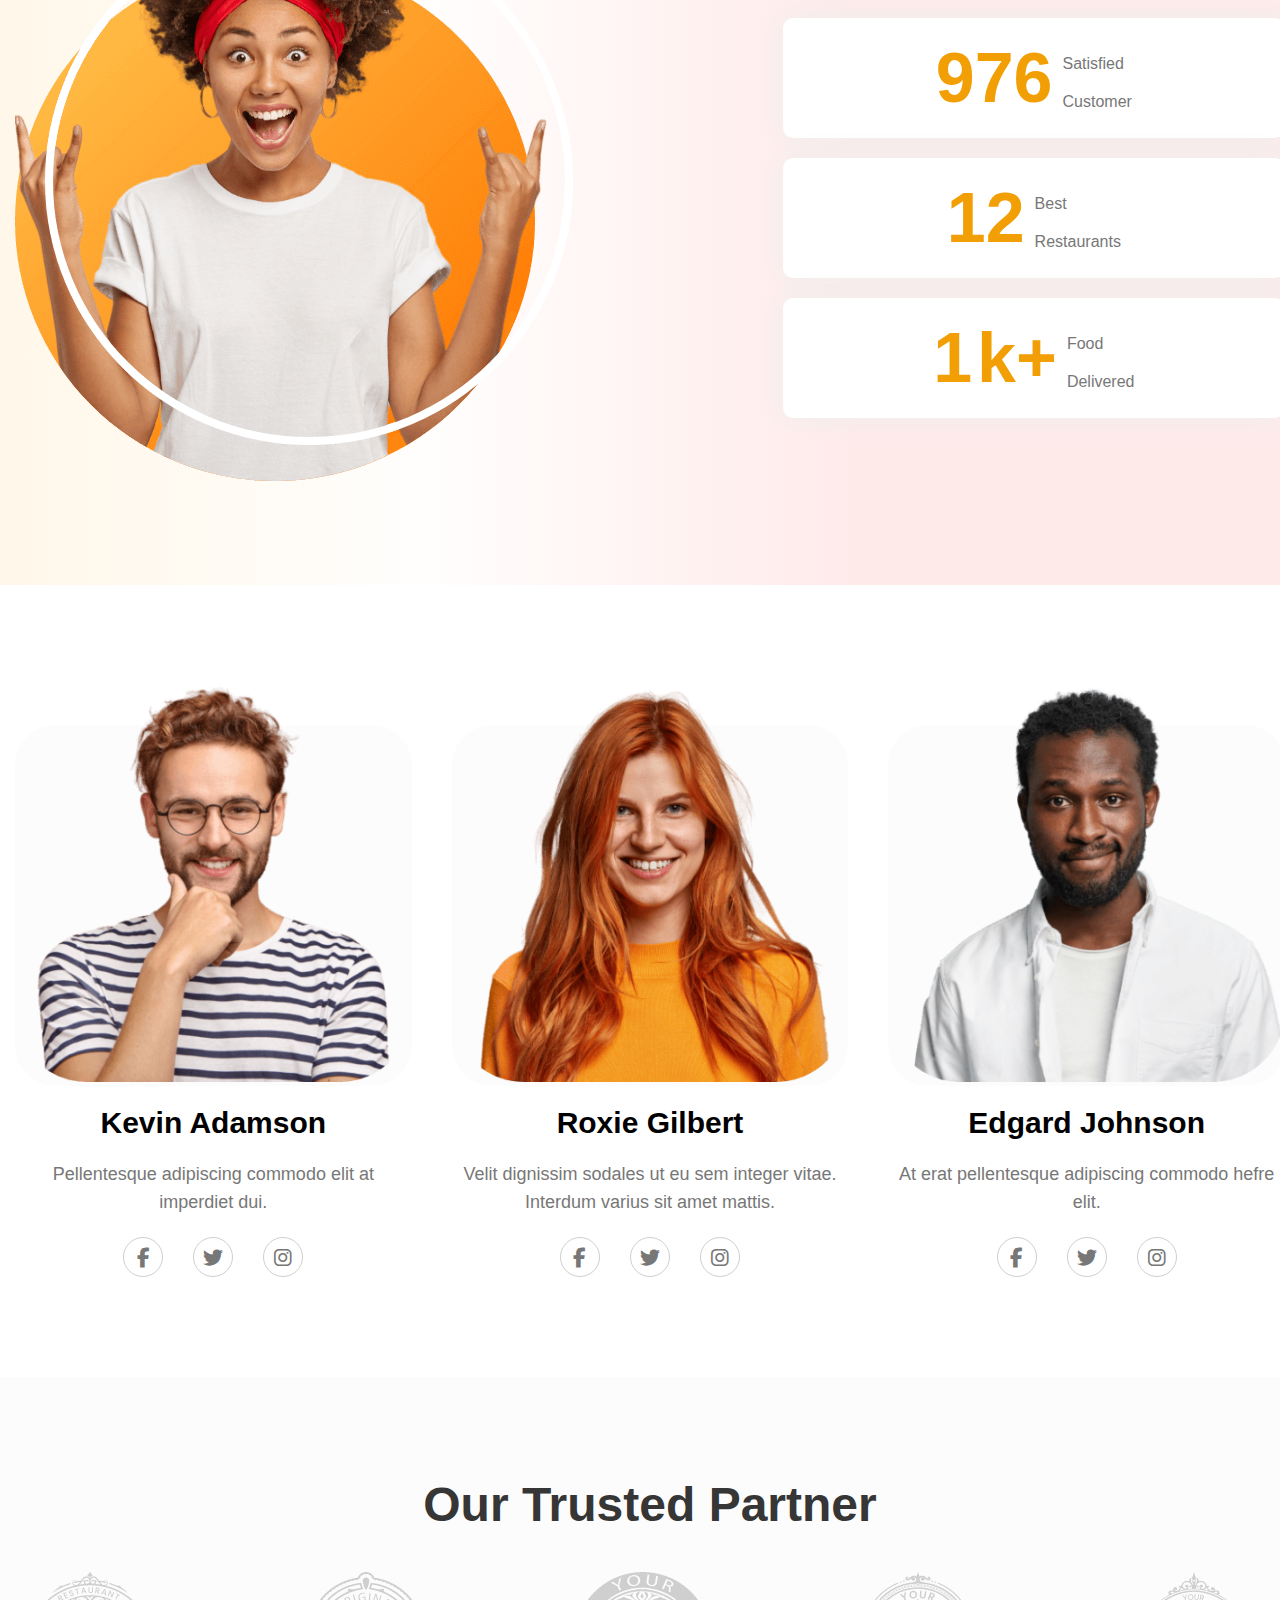
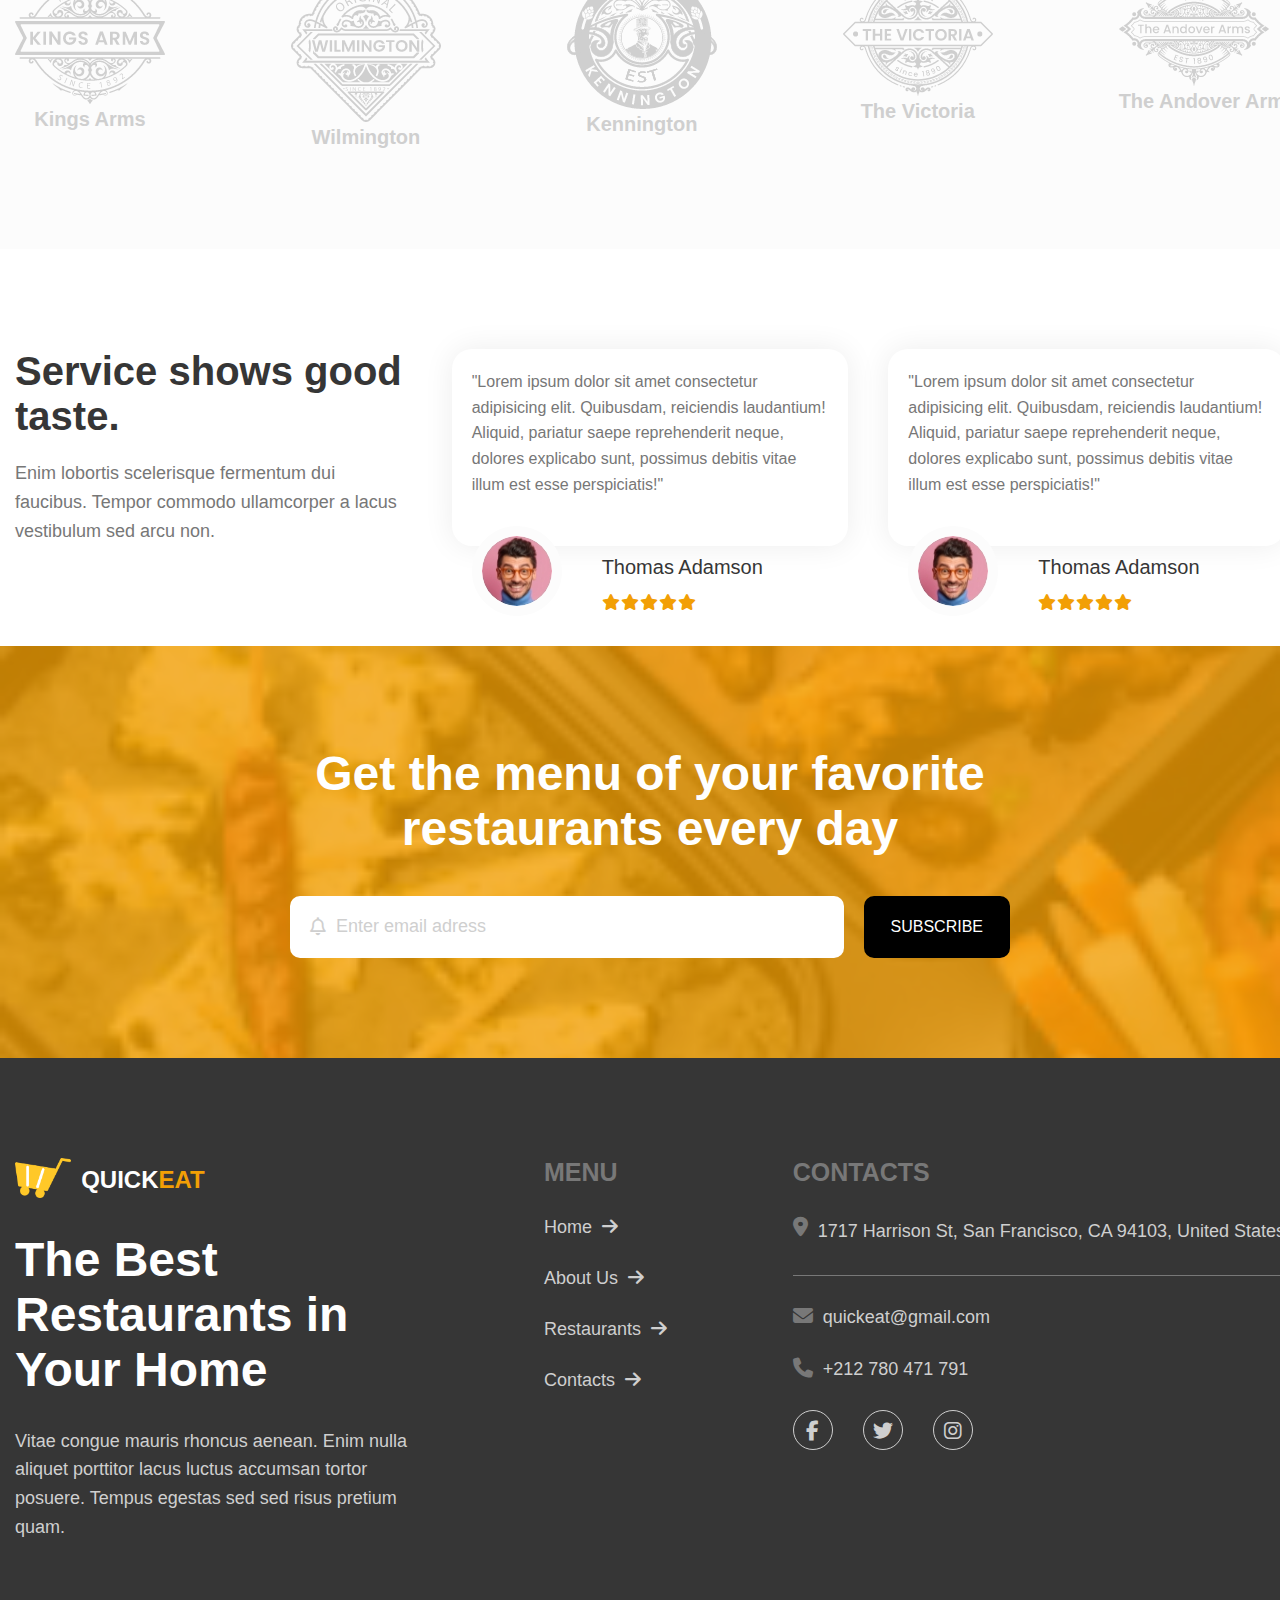
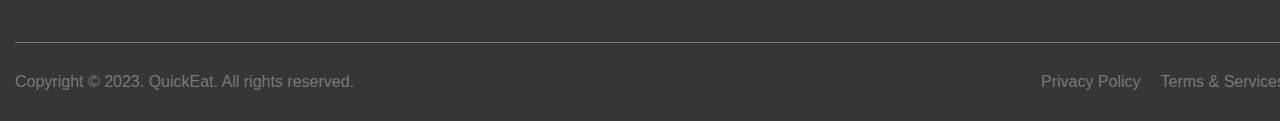
<file: about.html>
<!DOCTYPE html>
<html lang="en">
<head>
    <meta charset="UTF-8">
    <meta name="viewport" content="width=device-width, initial-scale=1.0">
    <title>QUICKEAT</title>
    <link rel="icon" type="png" href="imgs/rocky-shopping-cart-yellow.png">
    <link rel="stylesheet" href="css/about.css">
    <link rel="stylesheet" href="css/style.css">
    <!-- font awesome  -->
    <link
        rel="stylesheet"
        href="https://cdnjs.cloudflare.com/ajax/libs/font-awesome/6.1.2/css/all.min.css"
    />
</head>
<body>
    <header class="linear-grad">
        <div class="container flex flex-between">
            <div class="logo flex">
                <div class="image flex align-center gap-10">
                    <a href="#">
                        <img src="imgs/rocky-shopping-cart-yellow.png" class="image-logo">
                    </a>
                    <h2 class="black-color upper">quick<span class="main-color">eat</span></h2>
                </div>
                <ul class="list capitalize flex align-center">
                    <li><a href="index.html" class="black-color pr-20 pl-20 block effect transition">home</a></li>
                    <li><a href="about.html" class="black-color pr-20 pl-20 block effect transition">about us</a></li>
                    <li class="relative">
                        <a href="restaurants.html" class="black-color pr-20 pl-20 block effect transition">restaurants</a>
                        <ul class="special-list white-bg absolute pt-10 pb-10 main-shadow transition">
                            <li><a href="restaurants.html" class="black-color pr-20 pl-20 block effect transition">restaurants</a></li>
                            <li><a href="restaurantCard.html" class="black-color pr-20 pl-20 block effect transition">restaurant card</a></li>
                            <li><a href="checkout.html" class="black-color pr-20 pl-20 block effect transition">checkout</a></li>
                        </ul>
                    </li>
                    <li class="relative">
                        <a href="#" class="black-color pr-20 pl-20 block effect transition">pages</a>
                        <ul class="special-list white-bg absolute pt-10 pb-10 main-shadow transition">
                            <li><a href="block.html" class="black-color pr-20 pl-20 block effect transition">block</a></li>
                            <li><a href="singleblock.html" class="black-color pr-20 pl-20 block effect transition">single block</a></li>
                            <li><a href="services.html" class="black-color pr-20 pl-20 block effect transition">services</a></li>
                            <li><a href="faq.html" class="black-color pr-20 pl-20 block effect transition" class="upper">faq</a></li>
                            <li><a href="pricing.html" class="black-color pr-20 pl-20 block effect transition">pricing table</a></li>
                            <li><a href="partner.html" class="black-color pr-20 pl-20 block effect transition">become a partner</a></li>
                            <li><a href="notFound.html" class="black-color pr-20 pl-20 block effect transition">404</a></li>
                        </ul>
                    </li>
                    <li><a href="contacts.html" class="black-color pr-20 pl-20 block effect transition">contact</a></li>
                </ul>
            </div>
            <div class="order flex align-center gap-10">
                <div class="fit-width white-bg pd-10 rad-10 pointer">
                    <i class="fa-solid fa-bag-shopping main-color"></i>
                </div>
                <a href="checkout.html" class="now effect fit-width white-color main-bg block pd-12 pl-20 pr-20 upper rad-10 main-border transition">order now</a>
            </div>
        </div>
    </header>
    <div class="landing linear-grad">
        <div class="container full-height flex flex-between align-center pr-40">
            <section class="width-45 flex direct-column gap-20">
                <a href="index.html" class="fs-18 capitalize">
                    <span class="lgray-color">home</span>
                    <i class="fa-solid fa-arrow-right ml-5 mr-5 main-color"></i>
                    about us
                </a>
                <h2 class="black-color fs-48 weight-900">Nothing to worry about with Quickeat</h2>
                <p class="gray-color fs-18 line-hei-1-6">Lorem ipsum dolor sit amet consectetur adipisicing elit. Libero natus necessitatibus laboriosam?</p>
            </section>
            <div class="image rad-40">
                <img src="imgs/about-landing-img.jpg" class="rad-40">
            </div>
        </div>
    </div>
    <div class="mession">
        <div class="container flex flex-between gap-40 pt-100 pb-100">
            <div class="image">
                <img src="imgs/about-mession-img.png">
            </div>
            <div class="infos width-45 flex direct-column center gap-20">
                <h2 class="black-color fs-48 weight-900">Our mission is to save you time</h2>
                <p class="gray-color fs-18 line-hei-1-6">Viverra vitae congue eu consequat ac felis. Imperdiet massa tincidunt nunc pulvinar sapien et ligula ullamcorper. Velit ut tortor pretium viverra suspendisse potenti nullam ac tortor.</p>
                <p class="gray-color fs-18 line-hei-1-6">Eget egestas purus viverra accumsan in nisl nisi scelerisque. Tincidunt augue interdum velit euismod in pellentesque.</p>
            </div>
        </div>
    </div>
    <div class="service white-bg">
        <div class="container grid col-4 gap-20 pt-30 pb-30">
            <div class="box white-bg pd-30 flex direct-column gap-20 rad-20 main-shadow transition r-effect">
                <i class="fa-solid fa-hand-holding-dollar main-color fs-70 transition"></i>
                <div class="title black-color fs-30 ff-poppins weight-900 capitalize transition">free delivery</div>
                <p class="gray-color fs-18 line-hei-1-6 transition">Cras fermentum odio eu feugiat pretium nibh ipsum. Ut faucibus pulvinar elementum consequat integer enim neque volutpat.</p>
            </div>
            <div class="box white-bg pd-30 flex direct-column gap-20 rad-20 transition r-effect">
                <i class="fa-regular fa-clock main-color fs-70 transition"></i>
                <div class="title black-color fs-30 ff-poppins weight-900 capitalize transition">save your time</div>
                <p class="gray-color fs-18 line-hei-1-6 transition">Vulputate dignissim suspendisse in est ante in nibh mauris. Pretium nibh ipsum consequat nisl vel pretium lectus quam id.</p>
            </div>
            <div class="box white-bg pd-30 flex direct-column gap-20 rad-20 main-shadow transition r-effect">
                <i class="fa-solid fa-tag main-color fs-70 transition"></i>
                <div class="title black-color fs-30 ff-poppins weight-900 capitalize transition">regular discounts</div>
                <p class="gray-color fs-18 line-hei-1-6 transition">Nec tincidunt praesent semper feugiat nibh. Feugiat in ante metus dictum. Sapien nec sagittis aliquam malesuada bibendum arcu.</p>
            </div>
            <div class="box white-bg pd-30 flex direct-column gap-20 rad-20 transition r-effect">
                <i class="fa-solid fa-utensils main-color fs-70 transition"></i>
                <div class="title black-color fs-30 ff-poppins weight-900 capitalize transition">variety food</div>
                <p class="gray-color fs-18 line-hei-1-6 transition">Molestie a iaculis at erat pellentesque. Pulvinar neque laoreet suspendisse interdum consectetur libero id faucibus nisl.</p>
            </div>
        </div>
    </div>
    <div class="wait white-bg full-height">
        <div class="container flex flex-between gap-40 pt-100 pb-100 pr-110">
            <section class="width-45 flex direct-column center gap-20">
                <h2 class="black-color fs-48 weight-900 mb-20">Wait a minute for delicious</h2>
                <p class="gray-color fs-18 line-hei-1-6">Amet massa vitae tortor condimentum lacinia quis. Elit at imperdiet dui accumsan sit amet nulla facilisi. Lacus laoreet non curabitur gravida arcu ac tortor dignissim.</p>
                <p class="black-color fs-18 bold">Interdum varius sit amet mattis.</p>
                <div class="gray-color fs-18 flex align-center gap-10">
                    <div class="check-mark white-color main-bg flex-center rad-circle">
                        <i class="fa-solid fa-check"></i>
                    </div>
                    Interdum varius sit amet mattis;
                </div>
                <div class="gray-color fs-18 flex align-center gap-10">
                    <div class="check-mark white-color main-bg fs-14 flex-center rad-circle">
                        <i class="fa-solid fa-check"></i>
                    </div>
                    Sed elementum tempus egestas sed sed;
                </div>
                <div class="gray-color fs-18 flex align-center gap-10">
                    <div class="check-mark white-color main-bg fs-14 flex-center rad-circle">
                        <i class="fa-solid fa-check"></i>
                    </div>
                    Sit amet purus gravida quis blandit;
                </div>
                <div class="gray-color fs-18 flex align-center gap-10">
                    <div class="check-mark white-color main-bg fs-14 flex-center rad-circle">
                        <i class="fa-solid fa-check"></i>
                    </div>
                    Feugiat pretium nibh ipsum consequat nisl vel pretium.
                </div>
            </section>
            <div class="image rad-40 relative">
                <a href="#" class="block white-color main-bg fs-30 text-center rad-circle absolute">
                    <i class="fa-solid fa-play"></i>
                </a>
                <img src="imgs/about-wait-img.jpg" class="rad-40">
            </div>
        </div>
    </div>
    <div class="services linear-grad">
        <div class="container pt-100 pb-100 flex flex-between align-center">
            <div class="image width-45">
                <img src="imgs/about-service-img.jpg" alt="">
            </div>
            <div class="holder grid col-4 gap-20">
                <h2 class="black-color fs-40 weight-900">Service shows good taste.</h2>
                <div class="box white-bg pt-20 pb-20 flex-center gap-10 rad-10 main-shadow">
                    <div class="count main-color fs-70 ff-poppins weight-900">976</div>
                    <div class="blabla">
                        <span class="gray-color block mt-10 mb-20">Satisfied</span>
                        <span class="gray-color block">Customer</span>
                    </div>
                </div>
                <div class="box white-bg pt-20 pb-20 flex-center gap-10 rad-10 main-shadow">
                    <div class="count main-color fs-70 ff-poppins weight-900">12</div>
                    <div class="blabla">
                        <span class="gray-color block mt-10 mb-20">Best</span>
                        <span class="gray-color block">Restaurants</span>
                    </div>
                </div>
                <div class="box white-bg pt-20 pb-20 flex-center gap-10 rad-10 main-shadow">
                    <div class="count main-color fs-70 ff-poppins weight-900 flex gap-5">
                        1
                        <p class="relative">k+</p>
                    </div>
                    <div class="blabla">
                        <span class="gray-color block mt-10 mb-20">Food</span>
                        <span class="gray-color block">Delivered</span>
                    </div>
                </div>
            </div>
        </div>
    </div>
    <div class="team white-bg">
        <div class="container pt-100 pb-100 grid col-3 gap-40">
            <div class="box flex direct-column text-center gap-20">
                <div class="image relative">
                    <img src="imgs/about-team-1.png" class="relative">
                </div>
                <a href="#" class="balck-color fs-30 bold capitalize block">kevin adamson</a>
                <p class="gray-color fs-18 line-hei-1-6">Pellentesque adipiscing commodo elit at imperdiet dui.</p>
                <div class="icons flex center gap-30">
                    <a href="#" class="icon special gray-color r-effect fs-20 text-center rad-circle transition block"><i class="fa-brands fa-facebook-f"></i></a>
                    <a href="#" class="icon special gray-color r-effect fs-20 text-center rad-circle transition block"><i class="fa-brands fa-twitter"></i></a>
                    <a href="#" class="icon special gray-color r-effect fs-20 text-center rad-circle transition block"><i class="fa-brands fa-instagram"></i></a>
                </div>
            </div>
            <div class="box flex direct-column text-center gap-20">
                <div class="image relative">
                    <img src="imgs/about-team-2.png" class="relative">
                </div>
                <a href="#" class="balck-color fs-30 bold capitalize block">roxie gilbert</a>
                <p class="gray-color fs-18 line-hei-1-6">Velit dignissim sodales ut eu sem integer vitae. Interdum varius sit amet mattis.</p>
                <div class="icons flex center gap-30">
                    <a href="#" class="icon special gray-color r-effect fs-20 text-center rad-circle transition block"><i class="fa-brands fa-facebook-f"></i></a>
                    <a href="#" class="icon special gray-color r-effect fs-20 text-center rad-circle transition block"><i class="fa-brands fa-twitter"></i></a>
                    <a href="#" class="icon special gray-color r-effect fs-20 text-center rad-circle transition block"><i class="fa-brands fa-instagram"></i></a>
                </div>
            </div>
            <div class="box flex direct-column text-center gap-20">
                <div class="image relative">
                    <img src="imgs/about-team-3.png" class="relative">
                </div>
                <a href="#" class="balck-color fs-30 bold capitalize block">edgard johnson</a>
                <p class="gray-color fs-18 line-hei-1-6">At erat pellentesque adipiscing commodo hefre elit.</p>
                <div class="icons flex center gap-30">
                    <a href="#" class="icon special gray-color r-effect fs-20 text-center rad-circle transition block"><i class="fa-brands fa-facebook-f"></i></a>
                    <a href="#" class="icon special gray-color r-effect fs-20 text-center rad-circle transition block"><i class="fa-brands fa-twitter"></i></a>
                    <a href="#" class="icon special gray-color r-effect fs-20 text-center rad-circle transition block"><i class="fa-brands fa-instagram"></i></a>
                </div>
            </div>
        </div>
    </div>
    <div class="trusted gray-bg">
        <div class="container pt-100 pb-100">
            <h2 class="black-color fs-48 weight-900 capitalize text-center mb-40">our trusted partner</h2>
            <div class="holder flex flex-between wrap">
                <div class="box">
                    <img src="imgs/about-trusted-logo-1.png" alt="">
                    <p class="lgray-color fs-20 bold capitalize text-center mt-15">kings arms</p>
                </div>
                <div class="box">
                    <img src="imgs/about-trusted-logo-2.png" alt="">
                    <p class="lgray-color fs-20 bold capitalize text-center mt-15">wilmington</p>
                </div>
                <div class="box">
                    <img src="imgs/about-trusted-logo-3.png" alt="">
                    <p class="lgray-color fs-20 bold capitalize text-center mt-15">kennington</p>
                </div>
                <div class="box">
                    <img src="imgs/about-trusted-logo-4.png" alt="">
                    <p class="lgray-color fs-20 bold capitalize text-center mt-15">the victoria</p>
                </div>
                <div class="box">
                    <img src="imgs/about-trusted-logo-5.png" alt="">
                    <p class="lgray-color fs-20 bold capitalize text-center mt-15">the andover arm</p>
                </div>
            </div>
        </div>
    </div>
    <div class="tast white-bg">
        <div class="container grid col-3 gap-40 pt-100 pb-100">
            <div class="box">
                <h2 class="black-color fs-40 weight-900 mb-20">Service shows good taste.</h2>
                <p class="gray-color fs-18 line-hei-1-6">Enim lobortis scelerisque fermentum dui faucibus. Tempor commodo ullamcorper a lacus vestibulum sed arcu non.</p>
            </div>
            <div class="box pd-20 main-shadow rad-20 relative">
                <p class="gray-color line-hei-1-6">"Lorem ipsum dolor sit amet consectetur adipisicing elit. Quibusdam, reiciendis laudantium! Aliquid, pariatur saepe reprehenderit neque, dolores explicabo sunt, possimus debitis vitae illum est esse perspiciatis!"</p>
                <div class="holder flex align-start gap-40 absolute">
                    <img src="imgs/man_smiling.jpg" class="rad-circle">
                    <div class="infos flex direct-column pt-30">
                        <p class="black-color fs-20 capitalize">thomas adamson</p>
                        <div class="rate flex gap-1 pt-15">
                            <i class="fa-solid fa-star main-color"></i>
                            <i class="fa-solid fa-star main-color"></i>
                            <i class="fa-solid fa-star main-color"></i>
                            <i class="fa-solid fa-star main-color"></i>
                            <i class="fa-solid fa-star main-color"></i>
                        </div>
                    </div>
                </div>
            </div>
            <div class="box pd-20 main-shadow rad-20 relative">
                <p class="gray-color line-hei-1-6">"Lorem ipsum dolor sit amet consectetur adipisicing elit. Quibusdam, reiciendis laudantium! Aliquid, pariatur saepe reprehenderit neque, dolores explicabo sunt, possimus debitis vitae illum est esse perspiciatis!"</p>
                <div class="holder flex align-start gap-40 absolute">
                    <img src="imgs/man_smiling.jpg" class="rad-circle">
                    <div class="infos flex direct-column pt-30">
                        <p class="black-color fs-20 capitalize">thomas adamson</p>
                        <div class="rate flex gap-1 pt-15">
                            <i class="fa-solid fa-star main-color"></i>
                            <i class="fa-solid fa-star main-color"></i>
                            <i class="fa-solid fa-star main-color"></i>
                            <i class="fa-solid fa-star main-color"></i>
                            <i class="fa-solid fa-star main-color"></i>
                        </div>
                    </div>
                </div>
            </div>
        </div>
    </div>
    <div class="menu-favorite relative">
        <div class="container pt-100 pb-100 flex-center">
            <div class="box text-center relative">
                <h2 class="white-color fs-48 weight-900 mb-40">Get the menu of your favorite restaurants every day</h2>
                <div class="lgray-color flex gap-20 mr-auto">
                    <div class="input-box fs-18 white-bg pl-20 flex align-center gap-10 rad-10">
                        <i class="fa-regular fa-bell"></i>
                        <input type="text" placeholder="Enter email adress" class="lgray-color fs-18">
                    </div>
                    <a href="#" class="fit-width white-color dblack-bg block pd-20 pr-25 pl-25 upper rad-10 transition">subscribe</a>
                </div>
            </div>
        </div>
    </div>
    <div class="footer black-bg">
        <div class="container">
            <div class="parent flex flex-between align-start pt-100 pb-100">
                <div class="box flex direct-column gap-30">
                    <div class="image flex align-center gap-10">
                        <a href="#">
                            <img src="imgs/rocky-shopping-cart-yellow.png" class="image-logo">
                        </a>
                        <h2 class="white-color upper">quick<span class="main-color">eat</span></h2>
                    </div>
                    <h2 class="white-color fs-48 weight-900">The Best Restaurants in Your Home</h2>
                    <p class="lgray-color fs-18 line-hei-1-6">Vitae congue mauris rhoncus aenean. Enim nulla aliquet porttitor lacus luctus accumsan tortor posuere. Tempus egestas sed sed risus pretium quam.</p>
                </div>
                <div class="box flex direct-column gap-30">
                    <h2 class="lblack-color fs-25 upper">menu</h2>
                    <ul class="flex direct-column gap-30">
                        <li><a href="index.html" class="lgray-color fs-18 capitalize effect transition block">home <i class="fa-solid fa-arrow-right ml-5"></i></a></li>
                        <li><a href="about.html" class="lgray-color fs-18 capitalize effect transition block">about us <i class="fa-solid fa-arrow-right ml-5"></i></a></li>
                        <li><a href="restaurants.html" class="lgray-color fs-18 capitalize effect transition block">restaurants <i class="fa-solid fa-arrow-right ml-5"></i></a></li>
                        <li><a href="contacts.html" class="lgray-color fs-18 capitalize effect transition block">contacts <i class="fa-solid fa-arrow-right ml-5"></i></a></li>
                    </ul>
                </div>
                <div class="box flex direct-column gap-30">
                    <h2 class="lblack-color fs-25 upper">contacts</h2>
                    <div class="infos fs-18 flex direct-column gap-30">
                        <div class="holder flex align-start gap-10">
                            <a href="#"><i class="fa-solid fa-location-dot fs-20 lblack-color"></i></a>
                            <p class="lgray-color line-hei-1-6">1717 Harrison St, San Francisco, CA 94103, United States</p>
                        </div>
                        <div class="hr lblack-bg"></div>
                        <div class="holder flex align-start gap-10">
                            <a href="#" class="lgray-color"><i class="fa-solid fa-envelope fs-20 lblack-color mr-10"></i>quickeat@gmail.com</a>
                        </div>
                        <div class="holder flex align-start gap-10">
                            <a href="#" class="lgray-color"><i class="fa-solid fa-phone fs-20 lblack-color mr-10"></i>+212 780 471 791</a>
                        </div>
                    </div>
                    <div class="icons flex gap-30">
                        <a href="#" class="icon special lgray-color r-effect fs-20 text-center rad-circle transition block"><i class="fa-brands fa-facebook-f"></i></a>
                        <a href="#" class="icon special lgray-color r-effect fs-20 text-center rad-circle transition block"><i class="fa-brands fa-twitter"></i></a>
                        <a href="#" class="icon special lgray-color r-effect fs-20 text-center rad-circle transition block"><i class="fa-brands fa-instagram"></i></a>
                    </div>
                </div>
            </div>
            <div class="hr lblack-bg"></div>
            <div class="copy lblack-color flex flex-between align-center pt-30 pb-30">
                <p>Copyright © 2023. QuickEat. All rights reserved.</p>
                <div class="policy flex gap-20">
                    <a href="#" class="lblack-color">Privacy Policy</a>
                    <a href="#" class="lblack-color">Terms & Services</a>
                </div>
            </div>
        </div>
    </div>
</body>
</html>
</file>
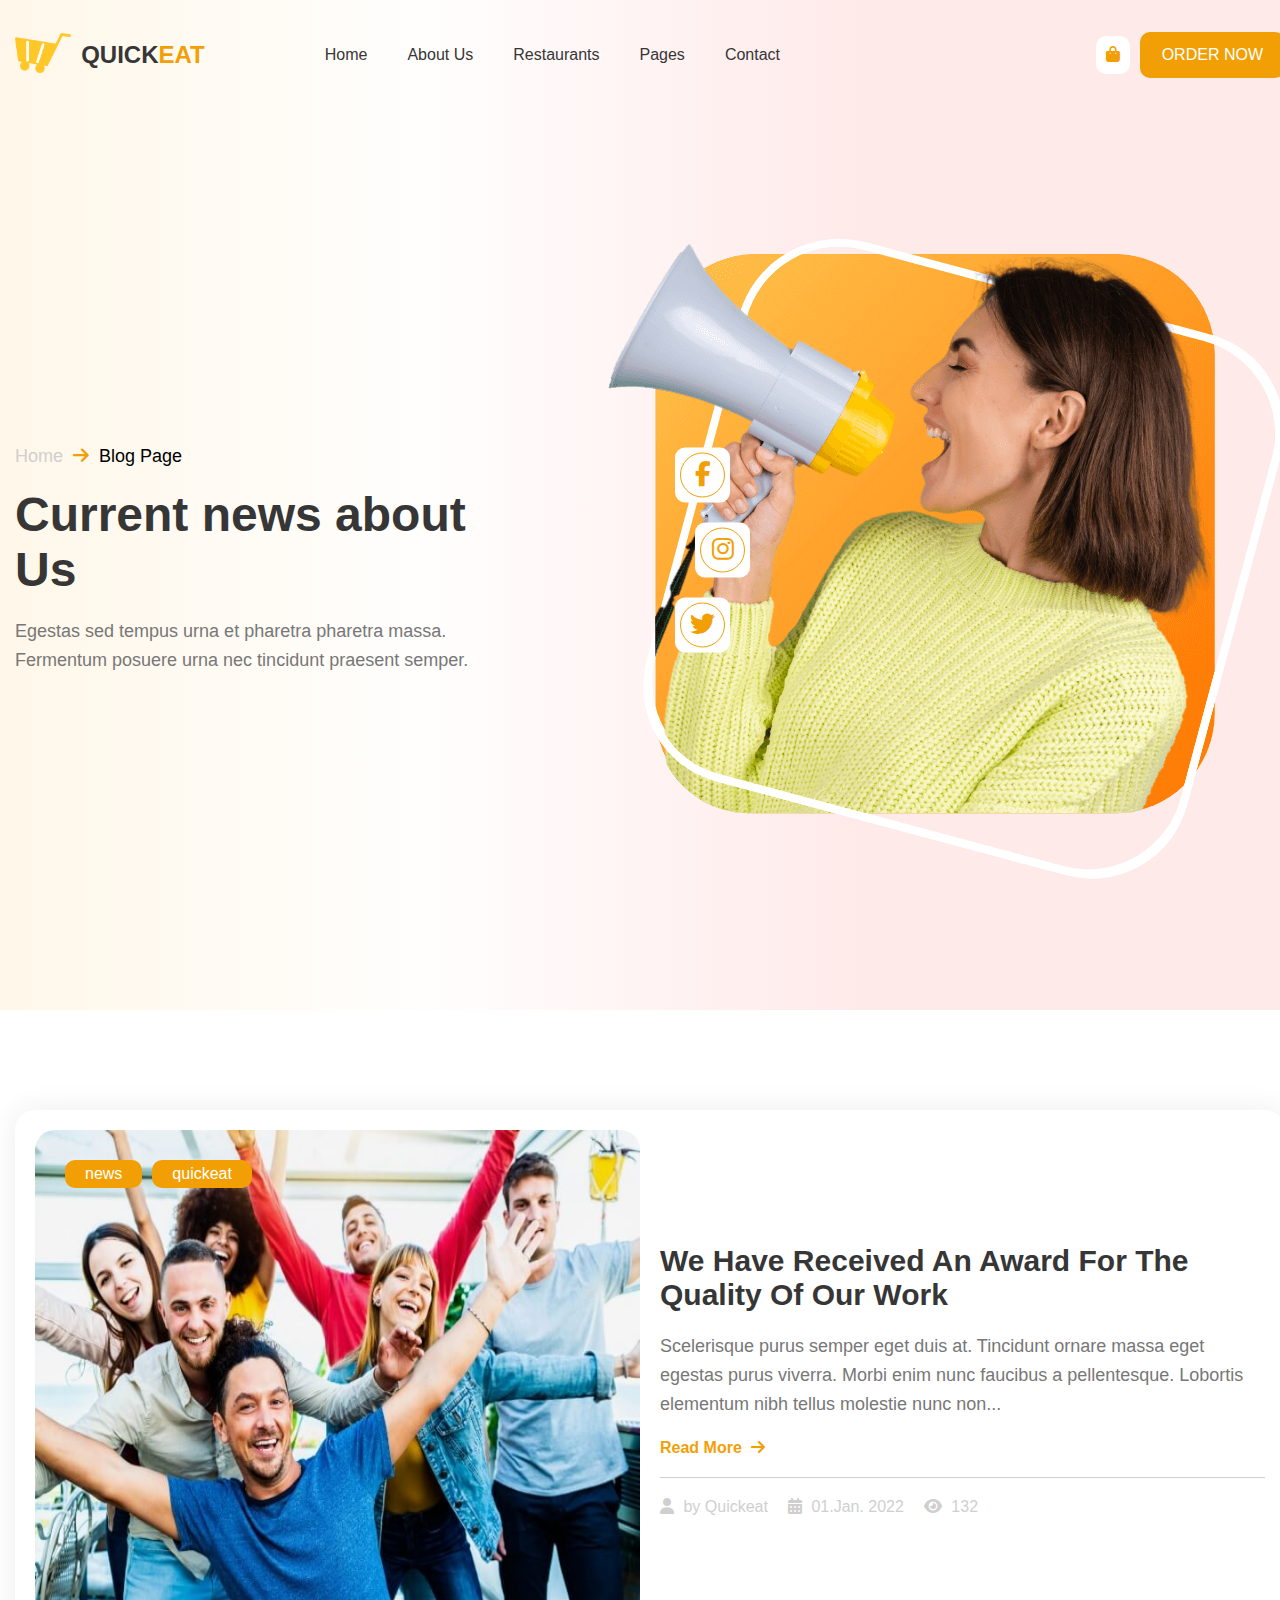
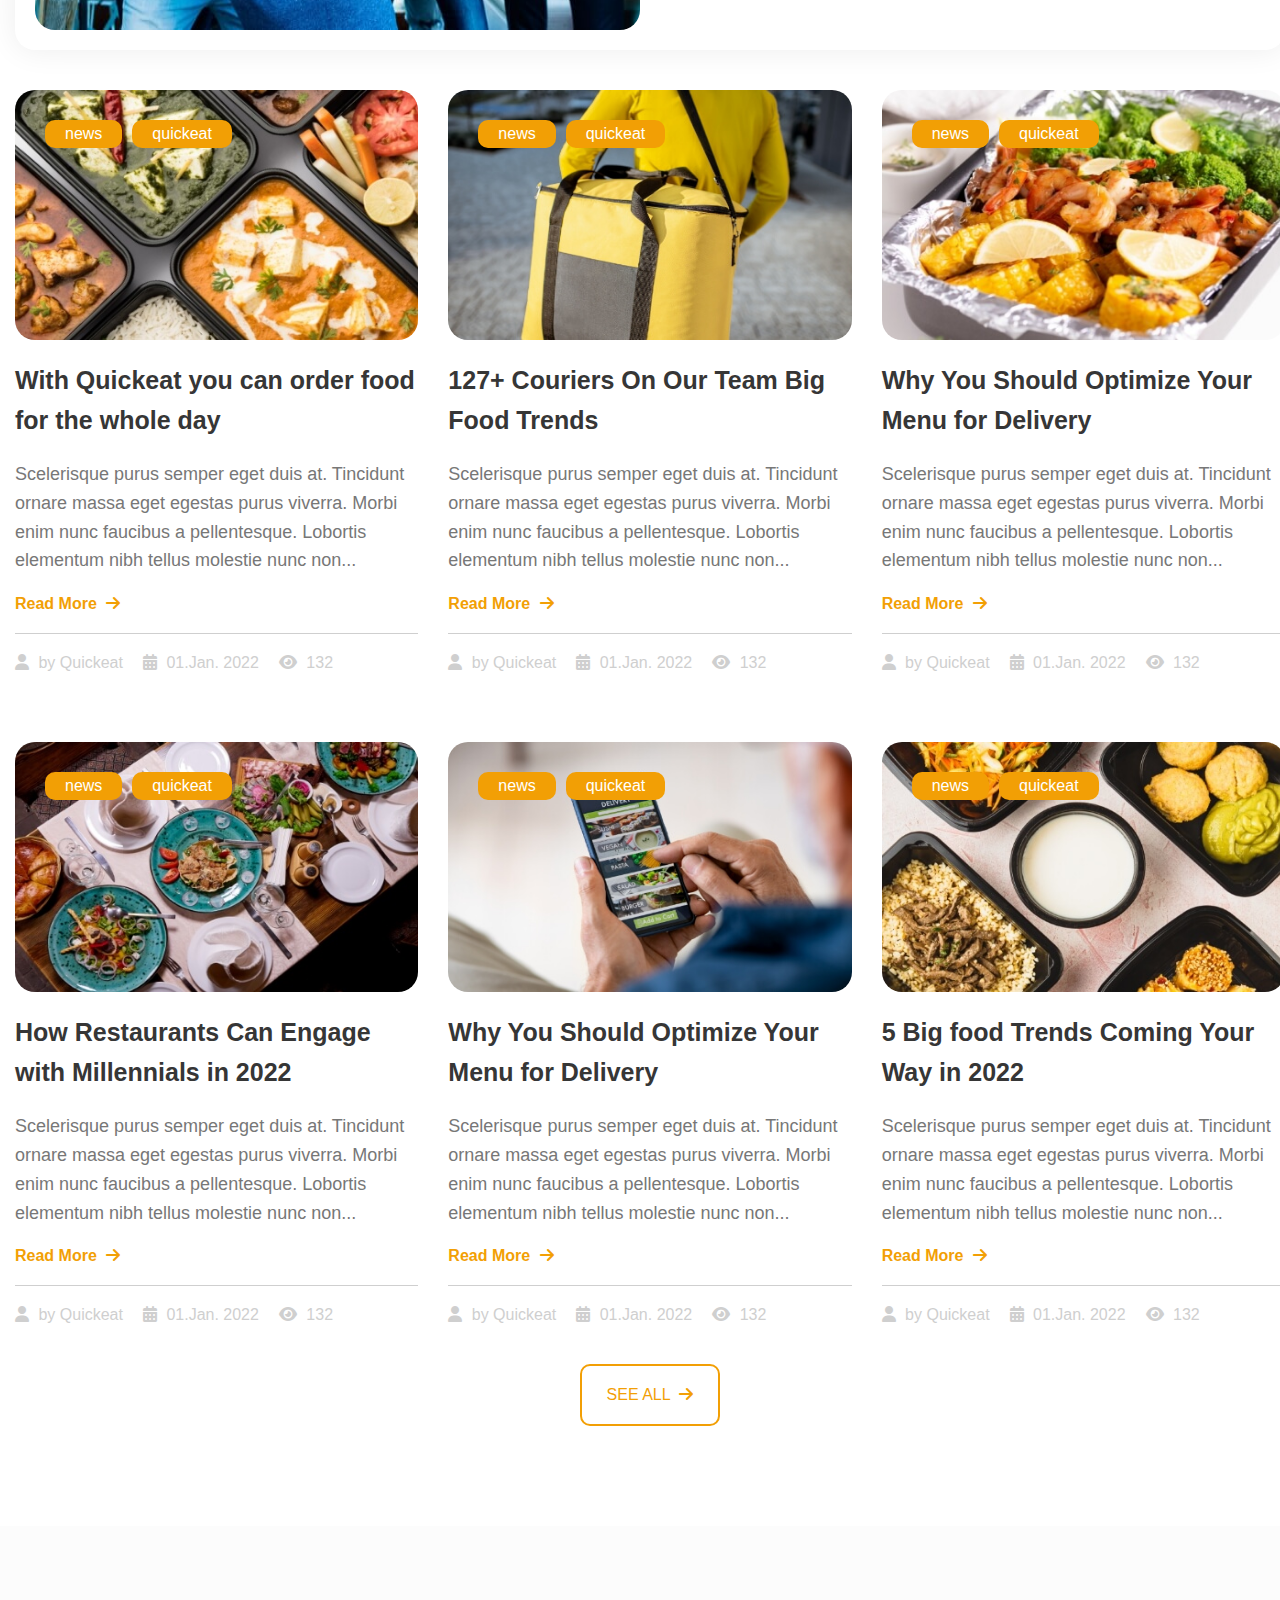
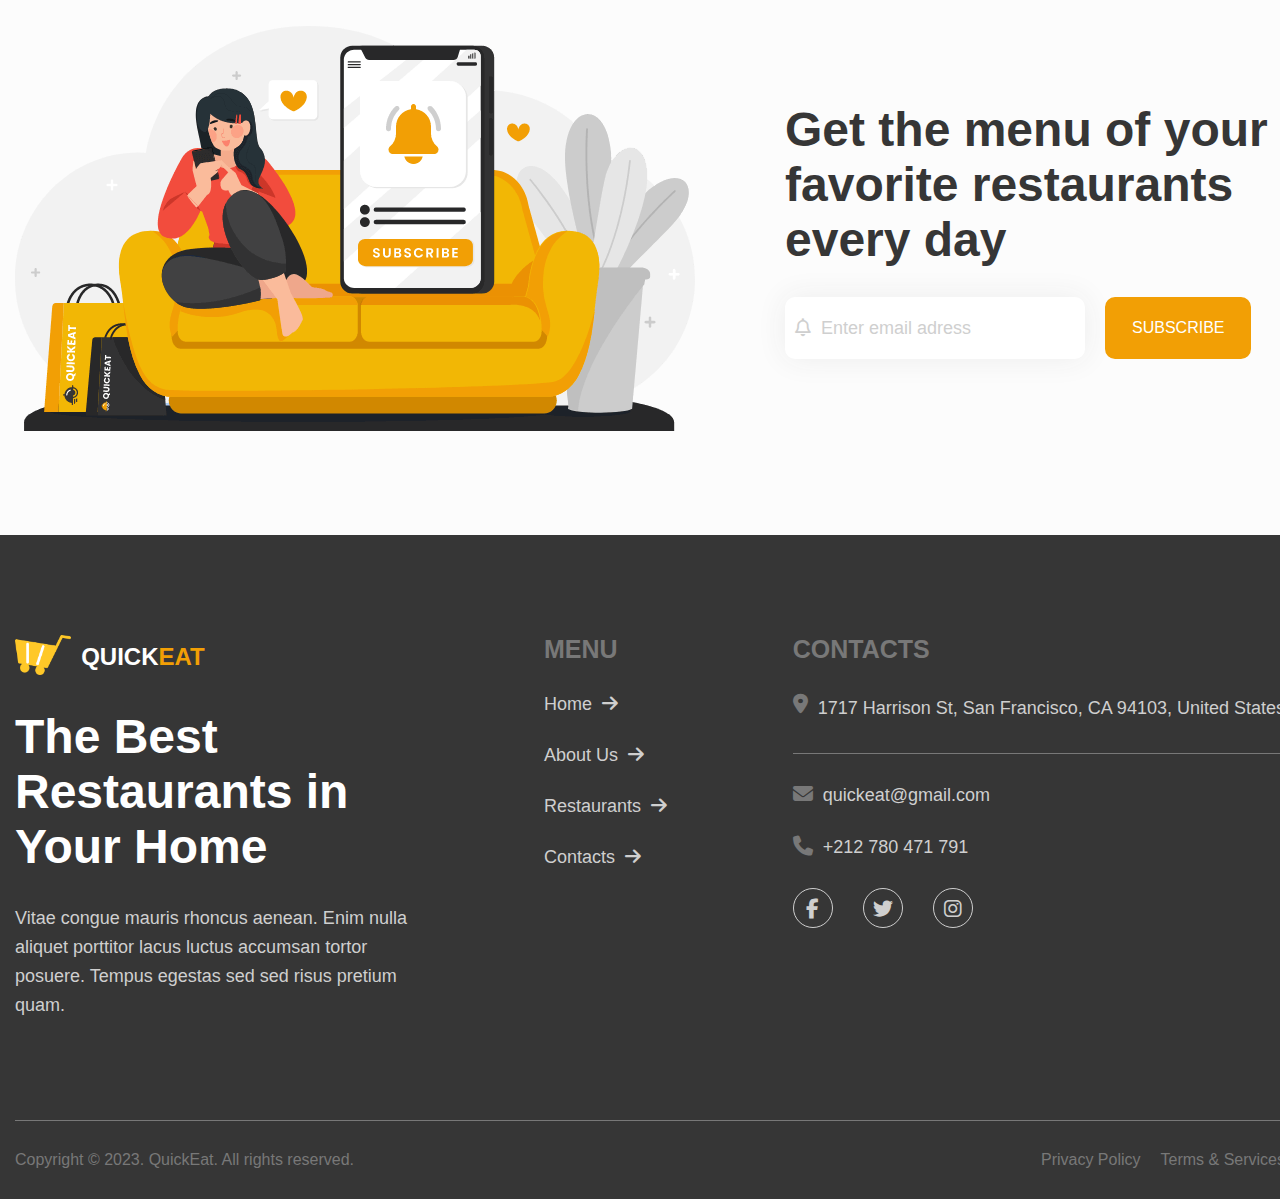
<file: block.html>
<!DOCTYPE html>
<html lang="en">
<head>
    <meta charset="UTF-8">
    <meta name="viewport" content="width=device-width, initial-scale=1.0">
    <title>QUICKEAT</title>
    <link rel="icon" type="png" href="imgs/rocky-shopping-cart-yellow.png">
    <link rel="stylesheet" href="css/style.css">
    <link rel="stylesheet" href="css/blog.css">
    <!-- font awesome  -->
    <link
        rel="stylesheet"
        href="https://cdnjs.cloudflare.com/ajax/libs/font-awesome/6.1.2/css/all.min.css"
    />
</head>
<body>
    <header class="linear-grad">
        <div class="container flex flex-between">
            <div class="logo flex">
                <div class="image flex align-center gap-10">
                    <a href="#">
                        <img src="imgs/rocky-shopping-cart-yellow.png" class="image-logo">
                    </a>
                    <h2 class="black-color upper">quick<span class="main-color">eat</span></h2>
                </div>
                <ul class="list capitalize flex align-center">
                    <li><a href="index.html" class="black-color pr-20 pl-20 block effect transition">home</a></li>
                    <li><a href="about.html" class="black-color pr-20 pl-20 block effect transition">about us</a></li>
                    <li class="relative">
                        <a href="restaurants.html" class="black-color pr-20 pl-20 block effect transition">restaurants</a>
                        <ul class="special-list white-bg absolute pt-10 pb-10 main-shadow transition">
                            <li><a href="restaurants.html" class="black-color pr-20 pl-20 block effect transition">restaurants</a></li>
                            <li><a href="restaurantCard.html" class="black-color pr-20 pl-20 block effect transition">restaurant card</a></li>
                            <li><a href="checkout.html" class="black-color pr-20 pl-20 block effect transition">checkout</a></li>
                        </ul>
                    </li>
                    <li class="relative">
                        <a href="#" class="black-color pr-20 pl-20 block effect transition">pages</a>
                        <ul class="special-list white-bg absolute pt-10 pb-10 main-shadow transition">
                            <li><a href="block.html" class="black-color pr-20 pl-20 block effect transition">block</a></li>
                            <li><a href="singleblock.html" class="black-color pr-20 pl-20 block effect transition">single block</a></li>
                            <li><a href="services.html" class="black-color pr-20 pl-20 block effect transition">services</a></li>
                            <li><a href="faq.html" class="black-color pr-20 pl-20 block effect transition" class="upper">faq</a></li>
                            <li><a href="pricing.html" class="black-color pr-20 pl-20 block effect transition">pricing table</a></li>
                            <li><a href="partner.html" class="black-color pr-20 pl-20 block effect transition">become a partner</a></li>
                            <li><a href="notFound.html" class="black-color pr-20 pl-20 block effect transition">404</a></li>
                        </ul>
                    </li>
                    <li><a href="contacts.html" class="black-color pr-20 pl-20 block effect transition">contact</a></li>
                </ul>
            </div>
            <div class="order flex align-center gap-10">
                <div class="fit-width white-bg pd-10 rad-10 pointer">
                    <i class="fa-solid fa-bag-shopping main-color"></i>
                </div>
                <a href="checkout.html" class="now effect fit-width white-color main-bg block pd-12 pl-20 pr-20 upper rad-10 main-border transition">order now</a>
            </div>
        </div>
    </header>
    <div class="landing linear-grad">
        <div class="container full-height flex flex-between align-center">
            <section class="width-45 flex direct-column gap-20">
                <a href="index.html" class="fs-18 capitalize">
                    <span class="lgray-color">home</span>
                    <i class="fa-solid fa-arrow-right ml-5 mr-5 main-color"></i>
                    blog page
                </a>
                <h2 class="black-color fs-48 weight-900">Current news about Us</h2>
                <p class="gray-color fs-18 line-hei-1-6">Egestas sed tempus urna et pharetra pharetra massa. Fermentum posuere urna nec tincidunt praesent semper.</p>
            </section>
            <div class="relative">
                <img src="imgs/blog-landing-img.png" class="delivery-person relative">
                <ul class="absolute">
                    <li class="white-bg mb-20 flex-center rad-10">
                        <a href="#" class="icon special main-color fs-25 text-center rad-circle transition block"><i class="fa-brands fa-facebook-f"></i></a>
                    </li>
                    <li class="white-bg mb-20 flex-center ml-20 rad-10">
                        <a href="#" class="icon special main-color fs-25 text-center rad-circle transition block"><i class="fa-brands fa-instagram"></i></a>
                    </li>
                    <li class="white-bg mb-20 flex-center rad-10">
                        <a href="#" class="icon special main-color fs-25 text-center rad-circle transition block"><i class="fa-brands fa-twitter"></i></a>
                    </li>
                </ul>
            </div>
        </div>
    </div>
    <div class="latest">
        <div class="container pt-100 pb-100">
            <div class="box white-bg pd-20 grid col-2 gap-20 mb-40 rad-20 main-shadow">
                <div class="image relative rad-20">
                    <img src="imgs/blog-latest-img.png" alt="">
                    <div class="flex gap-10 absolute">
                        <a href="#" class="fit-width white-color main-bg pt-5 pb-5 pl-20 pr-20 rad-10">news</a>
                        <a href="#" class="fit-width white-color main-bg pt-5 pb-5 pl-20 pr-20 rad-10">quickeat</a>
                    </div>
                </div>
                <div class="flex direct-column center gap-20">
                    <h3 class="black-color fs-30 weight-900 capitalize">We Have Received An Award For The Quality Of Our Work</h3>
                    <p class="gray-color fs-18 line-hei-1-6">Scelerisque purus semper eget duis at. Tincidunt ornare massa eget egestas purus viverra. Morbi enim nunc faucibus a pellentesque. Lobortis elementum nibh tellus molestie nunc non...</p>
                    <a href="singleblock.html" class="main-color bold capitalize">read more <i class="fa-solid fa-arrow-right ml-5"></i></a>
                    <div class="hr lgray-bg"></div>
                    <div class="icons lgray-color flex gap-20">
                        <div class="icon">
                            <i class="fa-solid fa-user mr-5"></i>
                            by Quickeat
                        </div>
                        <div class="icon">
                            <i class="fa-solid fa-calendar-days mr-5"></i>
                            01.Jan. 2022
                        </div>
                        <div class="icon">
                            <i class="fa-solid fa-eye mr-5"></i>
                            132
                        </div>
                    </div>
                </div>
            </div>
            <div class="holder grid col-3 gap-30">
                <div class="box white-bg rad-20 flex direct-column gap-20 mb-40">
                    <div class="image relative rad-20">
                        <img src="imgs/blog-latest-holder-img1.png" alt="">
                        <div class="flex gap-10 absolute">
                            <a href="#" class="fit-width white-color main-bg pt-5 pb-5 pl-20 pr-20 rad-10">news</a>
                            <a href="#" class="fit-width white-color main-bg pt-5 pb-5 pl-20 pr-20 rad-10">quickeat</a>
                        </div>
                    </div>
                    <h3 class="black-color fs-25 line-hei-1-6">With Quickeat you can order food for the whole day</h3>
                    <p class="gray-color fs-18 line-hei-1-6">Scelerisque purus semper eget duis at. Tincidunt ornare massa eget egestas purus viverra. Morbi enim nunc faucibus a pellentesque. Lobortis elementum nibh tellus molestie nunc non...</p>
                    <a href="singleblock.html" class="main-color bold capitalize">read more <i class="fa-solid fa-arrow-right ml-5"></i></a>
                    <div class="hr lgray-bg"></div>
                    <div class="icons lgray-color flex gap-20">
                        <div class="icon">
                            <i class="fa-solid fa-user mr-5"></i>
                            by Quickeat
                        </div>
                        <div class="icon">
                            <i class="fa-solid fa-calendar-days mr-5"></i>
                            01.Jan. 2022
                        </div>
                        <div class="icon">
                            <i class="fa-solid fa-eye mr-5"></i>
                            132
                        </div>
                    </div>
                </div>
                <div class="box white-bg rad-20 flex direct-column gap-20">
                    <div class="image relative rad-20">
                        <img src="imgs/blog-latest-holder-img2.png" alt="">
                        <div class="flex gap-10 absolute">
                            <a href="#" class="fit-width white-color main-bg pt-5 pb-5 pl-20 pr-20 rad-10">news</a>
                            <a href="#" class="fit-width white-color main-bg pt-5 pb-5 pl-20 pr-20 rad-10">quickeat</a>
                        </div>
                    </div>
                    <h3 class="black-color fs-25 line-hei-1-6">127+ Couriers On Our Team Big Food Trends</h3>
                    <p class="gray-color fs-18 line-hei-1-6">Scelerisque purus semper eget duis at. Tincidunt ornare massa eget egestas purus viverra. Morbi enim nunc faucibus a pellentesque. Lobortis elementum nibh tellus molestie nunc non...</p>
                    <a href="singleblock.html" class="main-color bold capitalize">read more <i class="fa-solid fa-arrow-right ml-5"></i></a>
                    <div class="hr lgray-bg"></div>
                    <div class="icons lgray-color flex gap-20">
                        <div class="icon">
                            <i class="fa-solid fa-user mr-5"></i>
                            by Quickeat
                        </div>
                        <div class="icon">
                            <i class="fa-solid fa-calendar-days mr-5"></i>
                            01.Jan. 2022
                        </div>
                        <div class="icon">
                            <i class="fa-solid fa-eye mr-5"></i>
                            132
                        </div>
                    </div>
                </div>
                <div class="box white-bg rad-20 flex direct-column gap-20">
                    <div class="image relative rad-20">
                        <img src="imgs/blog-latest-holder-img3.png" alt="">
                        <div class="flex gap-10 absolute">
                            <a href="#" class="fit-width white-color main-bg pt-5 pb-5 pl-20 pr-20 rad-10">news</a>
                            <a href="#" class="fit-width white-color main-bg pt-5 pb-5 pl-20 pr-20 rad-10">quickeat</a>
                        </div>
                    </div>
                    <h3 class="black-color fs-25 line-hei-1-6">Why You Should Optimize Your Menu for Delivery</h3>
                    <p class="gray-color fs-18 line-hei-1-6">Scelerisque purus semper eget duis at. Tincidunt ornare massa eget egestas purus viverra. Morbi enim nunc faucibus a pellentesque. Lobortis elementum nibh tellus molestie nunc non...</p>
                    <a href="singleblock.html" class="main-color bold capitalize">read more <i class="fa-solid fa-arrow-right ml-5"></i></a>
                    <div class="hr lgray-bg"></div>
                    <div class="icons lgray-color flex gap-20">
                        <div class="icon">
                            <i class="fa-solid fa-user mr-5"></i>
                            by Quickeat
                        </div>
                        <div class="icon">
                            <i class="fa-solid fa-calendar-days mr-5"></i>
                            01.Jan. 2022
                        </div>
                        <div class="icon">
                            <i class="fa-solid fa-eye mr-5"></i>
                            132
                        </div>
                    </div>
                </div>
                <div class="box white-bg rad-20 flex direct-column gap-20">
                    <div class="image relative rad-20">
                        <img src="imgs/blog-latest-holder-img4.png" alt="">
                        <div class="flex gap-10 absolute">
                            <a href="#" class="fit-width white-color main-bg pt-5 pb-5 pl-20 pr-20 rad-10">news</a>
                            <a href="#" class="fit-width white-color main-bg pt-5 pb-5 pl-20 pr-20 rad-10">quickeat</a>
                        </div>
                    </div>
                    <h3 class="black-color fs-25 line-hei-1-6">How Restaurants Can Engage with Millennials in 2022</h3>
                    <p class="gray-color fs-18 line-hei-1-6">Scelerisque purus semper eget duis at. Tincidunt ornare massa eget egestas purus viverra. Morbi enim nunc faucibus a pellentesque. Lobortis elementum nibh tellus molestie nunc non...</p>
                    <a href="singleblock.html" class="main-color bold capitalize">read more <i class="fa-solid fa-arrow-right ml-5"></i></a>
                    <div class="hr lgray-bg"></div>
                    <div class="icons lgray-color flex gap-20">
                        <div class="icon">
                            <i class="fa-solid fa-user mr-5"></i>
                            by Quickeat
                        </div>
                        <div class="icon">
                            <i class="fa-solid fa-calendar-days mr-5"></i>
                            01.Jan. 2022
                        </div>
                        <div class="icon">
                            <i class="fa-solid fa-eye mr-5"></i>
                            132
                        </div>
                    </div>
                </div>
                <div class="box white-bg rad-20 flex direct-column gap-20">
                    <div class="image relative rad-20">
                        <img src="imgs/blog-latest-holder-img5.png" alt="">
                        <div class="flex gap-10 absolute">
                            <a href="#" class="fit-width white-color main-bg pt-5 pb-5 pl-20 pr-20 rad-10">news</a>
                            <a href="#" class="fit-width white-color main-bg pt-5 pb-5 pl-20 pr-20 rad-10">quickeat</a>
                        </div>
                    </div>
                    <h3 class="black-color fs-25 line-hei-1-6">Why You Should Optimize Your Menu for Delivery</h3>
                    <p class="gray-color fs-18 line-hei-1-6">Scelerisque purus semper eget duis at. Tincidunt ornare massa eget egestas purus viverra. Morbi enim nunc faucibus a pellentesque. Lobortis elementum nibh tellus molestie nunc non...</p>
                    <a href="singleblock.html" class="main-color bold capitalize">read more <i class="fa-solid fa-arrow-right ml-5"></i></a>
                    <div class="hr lgray-bg"></div>
                    <div class="icons lgray-color flex gap-20">
                        <div class="icon">
                            <i class="fa-solid fa-user mr-5"></i>
                            by Quickeat
                        </div>
                        <div class="icon">
                            <i class="fa-solid fa-calendar-days mr-5"></i>
                            01.Jan. 2022
                        </div>
                        <div class="icon">
                            <i class="fa-solid fa-eye mr-5"></i>
                            132
                        </div>
                    </div>
                </div>
                <div class="box white-bg rad-20 flex direct-column gap-20">
                    <div class="image relative rad-20">
                        <img src="imgs/blog-latest-holder-img6.png" alt="">
                        <div class="flex gap-10 absolute">
                            <a href="#" class="fit-width white-color main-bg pt-5 pb-5 pl-20 pr-20 rad-10">news</a>
                            <a href="#" class="fit-width white-color main-bg pt-5 pb-5 pl-20 pr-20 rad-10">quickeat</a>
                        </div>
                    </div>
                    <h3 class="black-color fs-25 line-hei-1-6">5 Big food Trends Coming Your Way in 2022</h3>
                    <p class="gray-color fs-18 line-hei-1-6">Scelerisque purus semper eget duis at. Tincidunt ornare massa eget egestas purus viverra. Morbi enim nunc faucibus a pellentesque. Lobortis elementum nibh tellus molestie nunc non...</p>
                    <a href="singleblock.html" class="main-color bold capitalize">read more <i class="fa-solid fa-arrow-right ml-5"></i></a>
                    <div class="hr lgray-bg"></div>
                    <div class="icons lgray-color flex gap-20">
                        <div class="icon">
                            <i class="fa-solid fa-user mr-5"></i>
                            by Quickeat
                        </div>
                        <div class="icon">
                            <i class="fa-solid fa-calendar-days mr-5"></i>
                            01.Jan. 2022
                        </div>
                        <div class="icon">
                            <i class="fa-solid fa-eye mr-5"></i>
                            132
                        </div>
                    </div>
                </div>
            </div>
            <a href="singleblock.html" class="see-all fit-width block main-color pd-20 pr-25 pl-25 mr-auto mt-40 upper rad-10 main-border r-effect transition">see all <i class="fa-solid fa-arrow-right ml-5"></i></a>
        </div>
    </div>
    <div class="favorite gray-bg">
        <div class="container flex gap-30 pt-100 pb-100">
            <div class="image">
                <img src="imgs/favorite-restaurant.png">
            </div>
            <div class="infos flex direct-column center gap-30">
                <h2 class="black-color fs-48 weight-900">Get the menu of your favorite restaurants every day</h2>
                <div class="lgray-color flex gap-20">
                    <div class="input-box fs-18 white-bg pl-10 flex align-center gap-10 rad-10 main-shadow">
                        <i class="fa-regular fa-bell"></i>
                        <input type="text" placeholder="Enter email adress" class="lgray-color fs-18">
                    </div>
                    <a href="#" class="effect fit-width white-color main-bg block pd-20 pr-25 pl-25 upper rad-10 main-border transition">subscribe</a>
                </div>
            </div>
        </div>
    </div>
    <div class="footer black-bg">
        <div class="container">
            <div class="parent flex flex-between align-start pt-100 pb-100">
                <div class="box flex direct-column gap-30">
                    <div class="image flex align-center gap-10">
                        <a href="#">
                            <img src="imgs/rocky-shopping-cart-yellow.png" class="image-logo">
                        </a>
                        <h2 class="white-color upper">quick<span class="main-color">eat</span></h2>
                    </div>
                    <h2 class="white-color fs-48 weight-900">The Best Restaurants in Your Home</h2>
                    <p class="lgray-color fs-18 line-hei-1-6">Vitae congue mauris rhoncus aenean. Enim nulla aliquet porttitor lacus luctus accumsan tortor posuere. Tempus egestas sed sed risus pretium quam.</p>
                </div>
                <div class="box flex direct-column gap-30">
                    <h2 class="lblack-color fs-25 upper">menu</h2>
                    <ul class="flex direct-column gap-30">
                        <li><a href="index.html" class="lgray-color fs-18 capitalize effect transition block">home <i class="fa-solid fa-arrow-right ml-5"></i></a></li>
                        <li><a href="about.html" class="lgray-color fs-18 capitalize effect transition block">about us <i class="fa-solid fa-arrow-right ml-5"></i></a></li>
                        <li><a href="restaurants.html" class="lgray-color fs-18 capitalize effect transition block">restaurants <i class="fa-solid fa-arrow-right ml-5"></i></a></li>
                        <li><a href="contacts.html" class="lgray-color fs-18 capitalize effect transition block">contacts <i class="fa-solid fa-arrow-right ml-5"></i></a></li>
                    </ul>
                </div>
                <div class="box flex direct-column gap-30">
                    <h2 class="lblack-color fs-25 upper">contacts</h2>
                    <div class="infos fs-18 flex direct-column gap-30">
                        <div class="holder flex align-start gap-10">
                            <a href="#"><i class="fa-solid fa-location-dot fs-20 lblack-color"></i></a>
                            <p class="lgray-color line-hei-1-6">1717 Harrison St, San Francisco, CA 94103, United States</p>
                        </div>
                        <div class="hr lblack-bg"></div>
                        <div class="holder flex align-start gap-10">
                            <a href="#" class="lgray-color"><i class="fa-solid fa-envelope fs-20 lblack-color mr-10"></i>quickeat@gmail.com</a>
                        </div>
                        <div class="holder flex align-start gap-10">
                            <a href="#" class="lgray-color"><i class="fa-solid fa-phone fs-20 lblack-color mr-10"></i>+212 780 471 791</a>
                        </div>
                    </div>
                    <div class="icons flex gap-30">
                        <a href="#" class="icon special lgray-color r-effect fs-20 text-center rad-circle transition block"><i class="fa-brands fa-facebook-f"></i></a>
                        <a href="#" class="icon special lgray-color r-effect fs-20 text-center rad-circle transition block"><i class="fa-brands fa-twitter"></i></a>
                        <a href="#" class="icon special lgray-color r-effect fs-20 text-center rad-circle transition block"><i class="fa-brands fa-instagram"></i></a>
                    </div>
                </div>
            </div>
            <div class="hr lblack-bg"></div>
            <div class="copy lblack-color flex flex-between align-center pt-30 pb-30">
                <p>Copyright © 2023. QuickEat. All rights reserved.</p>
                <div class="policy flex gap-20">
                    <a href="#" class="lblack-color">Privacy Policy</a>
                    <a href="#" class="lblack-color">Terms & Services</a>
                </div>
            </div>
        </div>
    </div>
</body>
</html>
</file>
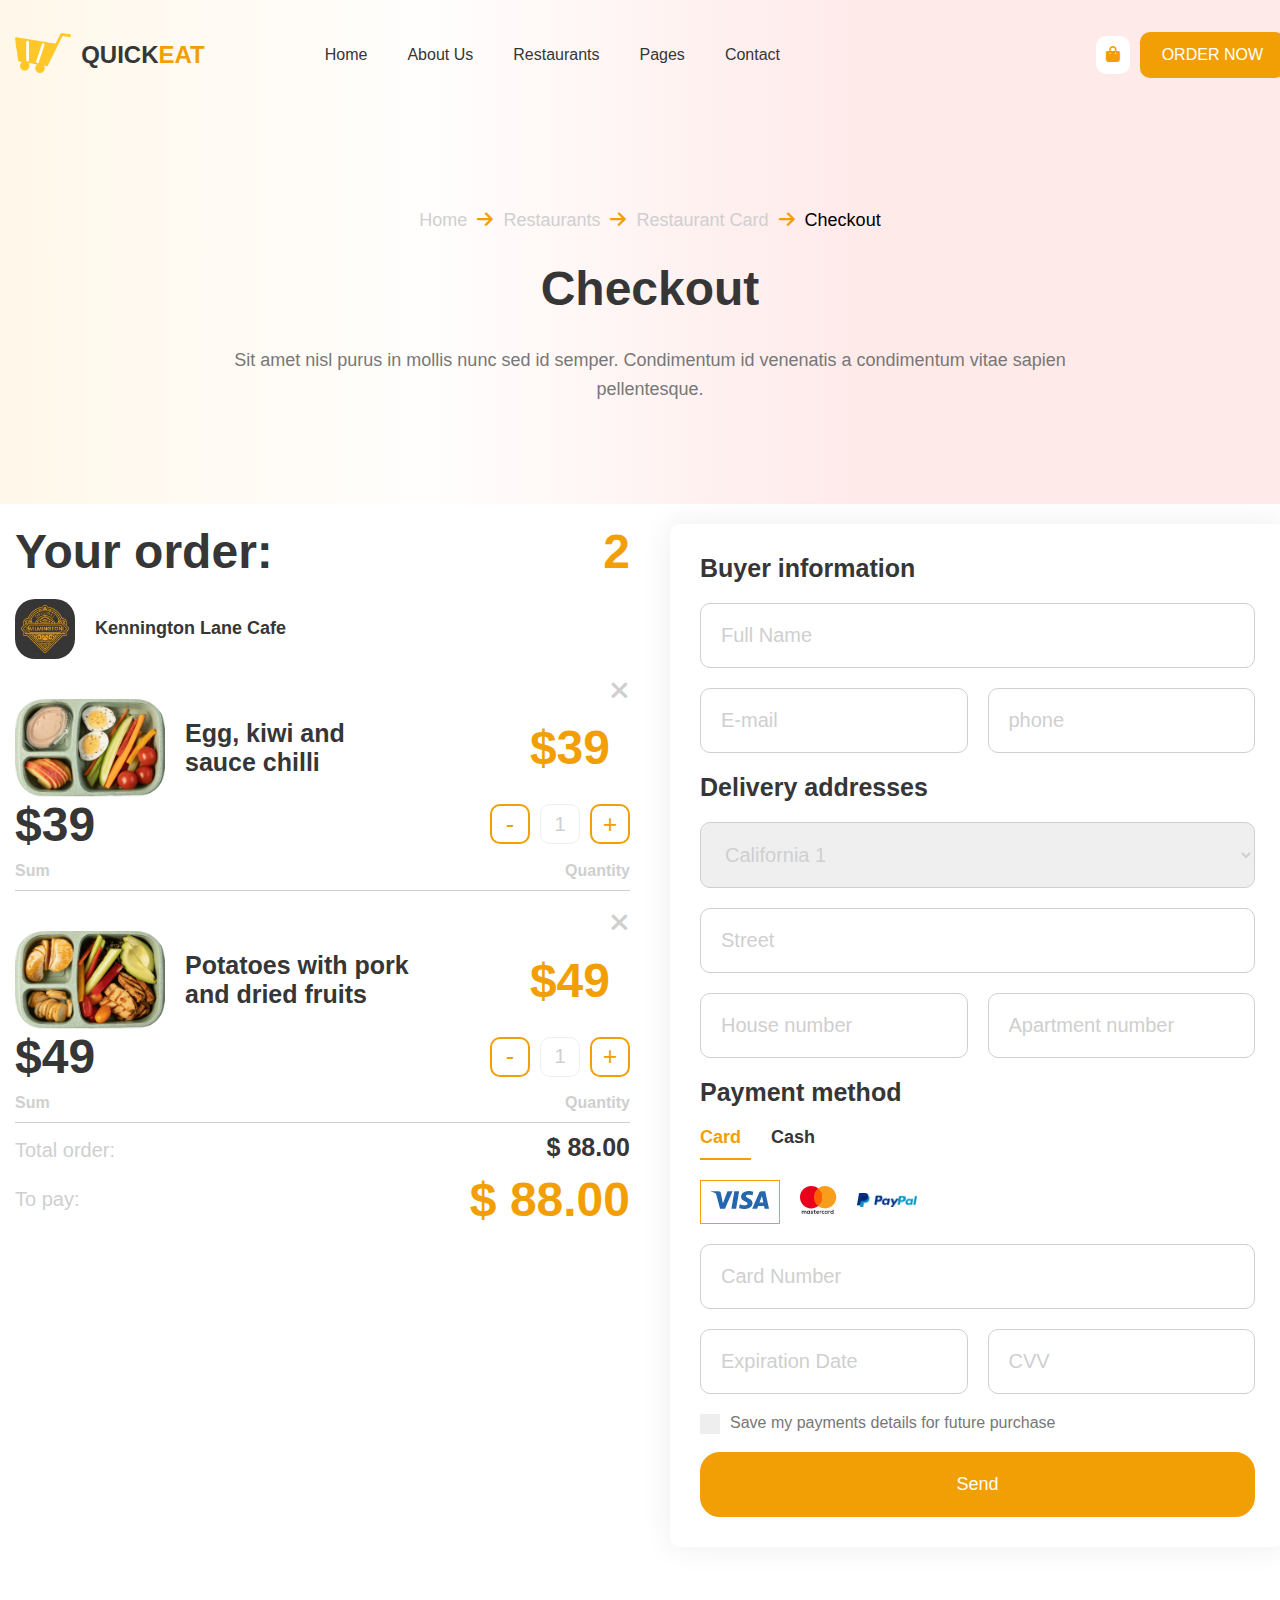
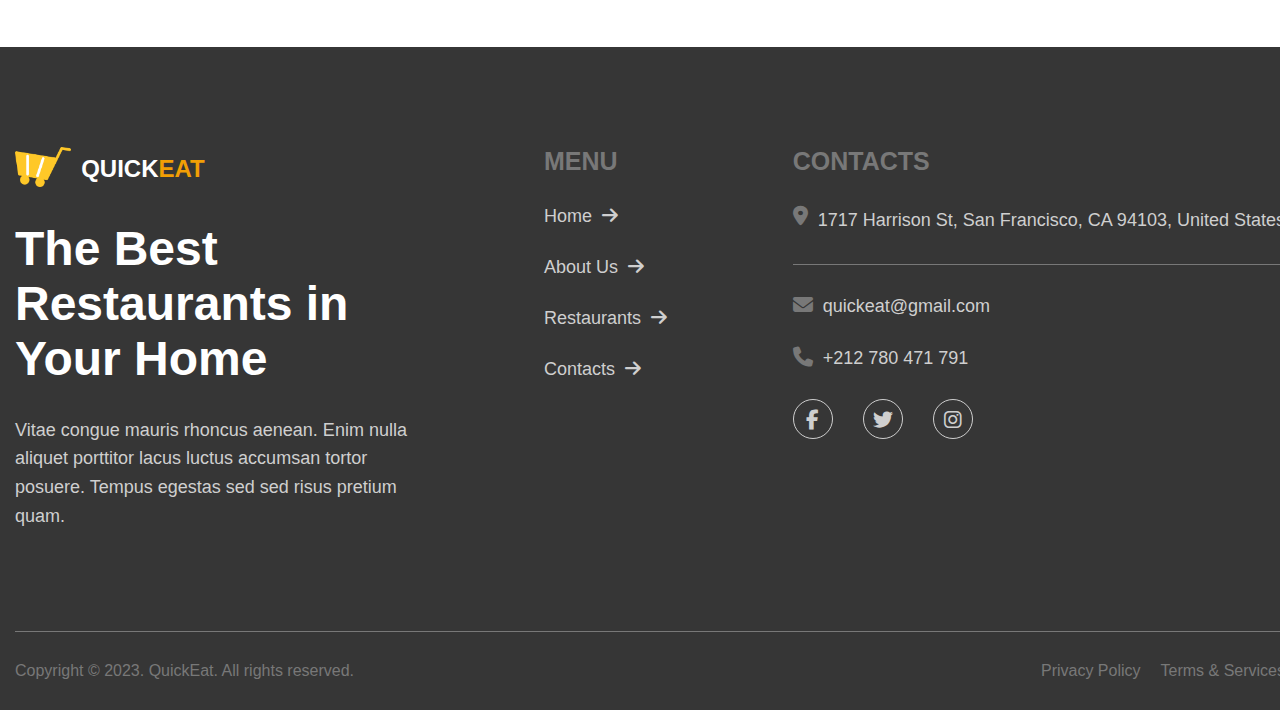
<file: checkout.html>
<!DOCTYPE html>
<html lang="en">
<head>
    <meta charset="UTF-8">
    <meta name="viewport" content="width=device-width, initial-scale=1.0">
    <title>QUICKEAT</title>
    <link rel="icon" type="png" href="imgs/rocky-shopping-cart-yellow.png">
    <link rel="stylesheet" href="css/style.css">
    <link rel="stylesheet" href="css/checkout.css">
    <!-- font awesome  -->
    <link
        rel="stylesheet"
        href="https://cdnjs.cloudflare.com/ajax/libs/font-awesome/6.1.2/css/all.min.css"
    />
</head>
<body>
    <header class="linear-grad">
        <div class="container flex flex-between">
            <div class="logo flex">
                <div class="image flex align-center gap-10">
                    <a href="#">
                        <img src="imgs/rocky-shopping-cart-yellow.png" class="image-logo">
                    </a>
                    <h2 class="black-color upper">quick<span class="main-color">eat</span></h2>
                </div>
                <ul class="list capitalize flex align-center">
                    <li><a href="index.html" class="black-color pr-20 pl-20 block effect transition">home</a></li>
                    <li><a href="about.html" class="black-color pr-20 pl-20 block effect transition">about us</a></li>
                    <li class="relative">
                        <a href="restaurants.html" class="black-color pr-20 pl-20 block effect transition">restaurants</a>
                        <ul class="special-list white-bg absolute pt-10 pb-10 main-shadow transition">
                            <li><a href="restaurants.html" class="black-color pr-20 pl-20 block effect transition">restaurants</a></li>
                            <li><a href="restaurantCard.html" class="black-color pr-20 pl-20 block effect transition">restaurant card</a></li>
                            <li><a href="checkout.html" class="black-color pr-20 pl-20 block effect transition">checkout</a></li>
                        </ul>
                    </li>
                    <li class="relative">
                        <a href="#" class="black-color pr-20 pl-20 block effect transition">pages</a>
                        <ul class="special-list white-bg absolute pt-10 pb-10 main-shadow transition">
                            <li><a href="block.html" class="black-color pr-20 pl-20 block effect transition">block</a></li>
                            <li><a href="singleblock.html" class="black-color pr-20 pl-20 block effect transition">single block</a></li>
                            <li><a href="services.html" class="black-color pr-20 pl-20 block effect transition">services</a></li>
                            <li><a href="faq.html" class="black-color pr-20 pl-20 block effect transition" class="upper">faq</a></li>
                            <li><a href="pricing.html" class="black-color pr-20 pl-20 block effect transition">pricing table</a></li>
                            <li><a href="partner.html" class="black-color pr-20 pl-20 block effect transition">become a partner</a></li>
                            <li><a href="notFound.html" class="black-color pr-20 pl-20 block effect transition">404</a></li>
                        </ul>
                    </li>
                    <li><a href="contacts.html" class="black-color pr-20 pl-20 block effect transition">contact</a></li>
                </ul>
            </div>
            <div class="order flex align-center gap-10">
                <div class="fit-width white-bg pd-10 rad-10 pointer">
                    <i class="fa-solid fa-bag-shopping main-color"></i>
                </div>
                <a href="checkout.html" class="now effect fit-width white-color main-bg block pd-12 pl-20 pr-20 upper rad-10 main-border transition">order now</a>
            </div>
        </div>
    </header>
    <div class="landing linear-grad">
        <div class="container text-center pt-100 pb-100 flex direct-column gap-30">
                <a href="index.html" class="fs-18 capitalize">
                    <span class="lgray-color">home</span>
                    <i class="fa-solid fa-arrow-right ml-5 mr-5 main-color"></i>
                    <span class="lgray-color">restaurants</span>
                    <i class="fa-solid fa-arrow-right ml-5 mr-5 main-color"></i>
                    <span class="lgray-color">restaurant card</span>
                    <i class="fa-solid fa-arrow-right ml-5 mr-5 main-color"></i>
                    checkout
                </a>
                <h2 class="black-color fs-48 weight-900 mr-auto">Checkout</h2>
                <p class="gray-color fs-18 line-hei-1-6 mr-auto">Sit amet nisl purus in mollis nunc sed id semper. Condimentum id venenatis a condimentum vitae sapien pellentesque.</p>
        </div>
    </div>
    <div class="content">
        <div class="container white-bg pt-20 pb-100 grid col-2 gap-40">
            <div class="order-list">
                <div class="fs-48 weight-900 flex flex-between align-center mb-20">
                    <span class="black-color">Your order:</span>
                    <span class="main-color">2</span>
                </div>
                <div class="flex align-center gap-20">
                    <img src="imgs/wilmington.jpg" class="rad-20">
                    <span class="black-color fs-18 capitalize bold">kennington lane cafe</span>
                </div>
                <div class="relative">
                    <label for="one" class="absolute"><i class="fa-solid fa-xmark lgray-color fs-25"></i></label>
                    <input type="checkbox" id="one">
                    <div class="order mt-40">
                        <div class="flex flex-between align-center pr-20">
                            <article class="flex align-center gap-20">
                                <img src="imgs/egg.png">
                                <span class="width-45 black-color fs-25 weight-900">Egg, kiwi and sauce chilli</span>
                            </article>
                            <span class="main-color fs-48 weight-900 block">$39</span>
                        </div>
                        <div class="price flex flex-between">
                            <span class="black-color fs-48 weight-900">$39</span>
                            <div class="flex align-center gap-10">
                                <span class="cnt main-color fs-25 main-border rad-10 block pointer">-</span>
                                <span class=" cnt lgray-color fs-20 rad-10 block">1</span>
                                <span class="cnt main-color fs-25 main-border rad-10 block pointer">+</span>
                            </div>
                        </div>
                        <div class="box lgray-color capitalize bold flex flex-between pt-10 pb-10">
                            <span>sum</span>
                            <span>quantity</span>
                        </div>
                    </div>
                </div>
                <div class="relative">
                    <label for="two" class="absolute"><i class="fa-solid fa-xmark lgray-color fs-25"></i></label>
                    <input type="checkbox" id="two">
                    <div class="order mt-40">
                        <div class="flex flex-between align-center pr-20">
                            <article class="flex align-center gap-20">
                                <img src="imgs/potatoes.png">
                                <span class="width-45 black-color fs-25 weight-900">Potatoes with pork and dried fruits</span>
                            </article>
                            <span class="main-color fs-48 weight-900 block">$49</span>
                        </div>
                        <div class="price flex flex-between">
                            <span class="black-color fs-48 weight-900">$49</span>
                            <div class="flex align-center gap-10">
                                <span class="cnt main-color fs-25 main-border rad-10 block pointer">-</span>
                                <span class=" cnt lgray-color fs-20 rad-10 block">1</span>
                                <span class="cnt main-color fs-25 main-border rad-10 block pointer">+</span>
                            </div>
                        </div>
                        <div class="box lgray-color capitalize bold flex flex-between pt-10 pb-10">
                            <span>sum</span>
                            <span>quantity</span>
                        </div>
                    </div>
                    <div class="box flex flex-between align-end pt-10 pb-10">
                        <span class="lgray-color fs-20">Total order:</span>
                        <span class="black-color fs-25 bold">$ 88.00</span>
                    </div>
                    <div class="box flex flex-between align-center">
                        <span class="lgray-color fs-20">To pay:</span>
                        <span class="main-color fs-48 weight-900 bold">$ 88.00</span>
                    </div>
                </div>
            </div>
            <div class="form pd-30 rad-10 main-shadow">
                <p class="black-color fs-25 weight-900 mb-20">Buyer information</p>
                <form class="flex flex-between wrap gap-20">
                    <input type="text" placeholder="Full Name" class="full-width pd-20 rad-10">
                    <input type="email" placeholder="E-mail"  class="pd-20 rad-10">
                    <input type="text" placeholder="phone" class="pd-20 rad-10">
                </form>
                <p class="black-color fs-25 weight-900 mt-20 mb-20">Delivery addresses</p>
                <form class="flex flex-between wrap gap-20">
                    <select class="full-width pd-20 rad-10">
                        <option value="">California 1</option>
                        <option value="">California 2</option>
                        <option value="">California 3</option>
                        <option value="">California 4</option>
                        <option value="">California 5</option>
                    </select>
                    <input type="text" placeholder="Street" class="full-width pd-20 rad-10">
                    <input type="text" placeholder="House number"  class="pd-20 rad-10">
                    <input type="number" placeholder="Apartment number" class="pd-20 rad-10">
                </form>
                <p class="black-color fs-25 weight-900 mt-20 mb-20">Payment method</p>
                <ul class="flex gap-20 mb-20">
                    <li class="pb-10 pr-10"><a href="#" class="main-color fs-18 bold effect capitalize block transition">card</a></li>
                    <li class="pb-10 pr-10"><a href="#" class="black-color fs-18 bold effect capitalize block transition">cash</a></li>
                </ul>
                <div class="images mb-20 flex gap-20 align-center">
                    <input type="radio" id="visa" name="card" checked>
                    <label for="visa" class="pointer">
                        <img src="imgs/visa-card.png">
                    </label>
                    <input type="radio" id="master" name="card">
                    <label for="master" class="pointer">
                        <img src="imgs/master-card.png">
                    </label>
                    <input type="radio" id="paypal" name="card">
                    <label for="paypal" class="pointer">
                        <img src="imgs/paypal.png">
                    </label>
                </div>
                <form class="flex flex-between wrap gap-20">
                    <input type="text" placeholder="Card Number" class="full-width pd-20 rad-10">
                    <input type="email" placeholder="Expiration Date"  class="pd-20 rad-10">
                    <input type="text" placeholder="CVV" class="pd-20 rad-10">
                </form>
                <div class="save flex align-center gap-10 mt-20">
                    <input type="checkbox" id="check">
                    <label for="check" class="checkbox relative">
                        <span class="gray-color pl-30 block">Save my payments details for future purchase</span>
                    </label> 
                </div>
                <a href="#" class="effect full-width white-color main-bg fs-18 text-center block pd-20 rad-20 mt-20 main-border transition">Send</a>
            </div>
        </div>
    </div>
    <div class="footer black-bg">
        <div class="container">
            <div class="parent flex flex-between align-start pt-100 pb-100">
                <div class="box flex direct-column gap-30">
                    <div class="image flex align-center gap-10">
                        <a href="#">
                            <img src="imgs/rocky-shopping-cart-yellow.png" class="image-logo">
                        </a>
                        <h2 class="white-color upper">quick<span class="main-color">eat</span></h2>
                    </div>
                    <h2 class="white-color fs-48 weight-900">The Best Restaurants in Your Home</h2>
                    <p class="lgray-color fs-18 line-hei-1-6">Vitae congue mauris rhoncus aenean. Enim nulla aliquet porttitor lacus luctus accumsan tortor posuere. Tempus egestas sed sed risus pretium quam.</p>
                </div>
                <div class="box flex direct-column gap-30">
                    <h2 class="lblack-color fs-25 upper">menu</h2>
                    <ul class="flex direct-column gap-30">
                        <li><a href="index.html" class="lgray-color fs-18 capitalize effect transition block">home <i class="fa-solid fa-arrow-right ml-5"></i></a></li>
                        <li><a href="about.html" class="lgray-color fs-18 capitalize effect transition block">about us <i class="fa-solid fa-arrow-right ml-5"></i></a></li>
                        <li><a href="restaurants.html" class="lgray-color fs-18 capitalize effect transition block">restaurants <i class="fa-solid fa-arrow-right ml-5"></i></a></li>
                        <li><a href="contacts.html" class="lgray-color fs-18 capitalize effect transition block">contacts <i class="fa-solid fa-arrow-right ml-5"></i></a></li>
                    </ul>
                </div>
                <div class="box flex direct-column gap-30">
                    <h2 class="lblack-color fs-25 upper">contacts</h2>
                    <div class="infos fs-18 flex direct-column gap-30">
                        <div class="holder flex align-start gap-10">
                            <a href="#"><i class="fa-solid fa-location-dot fs-20 lblack-color"></i></a>
                            <p class="lgray-color line-hei-1-6">1717 Harrison St, San Francisco, CA 94103, United States</p>
                        </div>
                        <div class="hr lblack-bg"></div>
                        <div class="holder flex align-start gap-10">
                            <a href="#" class="lgray-color"><i class="fa-solid fa-envelope fs-20 lblack-color mr-10"></i>quickeat@gmail.com</a>
                        </div>
                        <div class="holder flex align-start gap-10">
                            <a href="#" class="lgray-color"><i class="fa-solid fa-phone fs-20 lblack-color mr-10"></i>+212 780 471 791</a>
                        </div>
                    </div>
                    <div class="icons flex gap-30">
                        <a href="#" class="icon special lgray-color r-effect fs-20 text-center rad-circle transition block"><i class="fa-brands fa-facebook-f"></i></a>
                        <a href="#" class="icon special lgray-color r-effect fs-20 text-center rad-circle transition block"><i class="fa-brands fa-twitter"></i></a>
                        <a href="#" class="icon special lgray-color r-effect fs-20 text-center rad-circle transition block"><i class="fa-brands fa-instagram"></i></a>
                    </div>
                </div>
            </div>
            <div class="hr lblack-bg"></div>
            <div class="copy lblack-color flex flex-between align-center pt-30 pb-30">
                <p>Copyright © 2023. QuickEat. All rights reserved.</p>
                <div class="policy flex gap-20">
                    <a href="#" class="lblack-color">Privacy Policy</a>
                    <a href="#" class="lblack-color">Terms & Services</a>
                </div>
            </div>
        </div>
    </div>
</body>
</html>
</file>
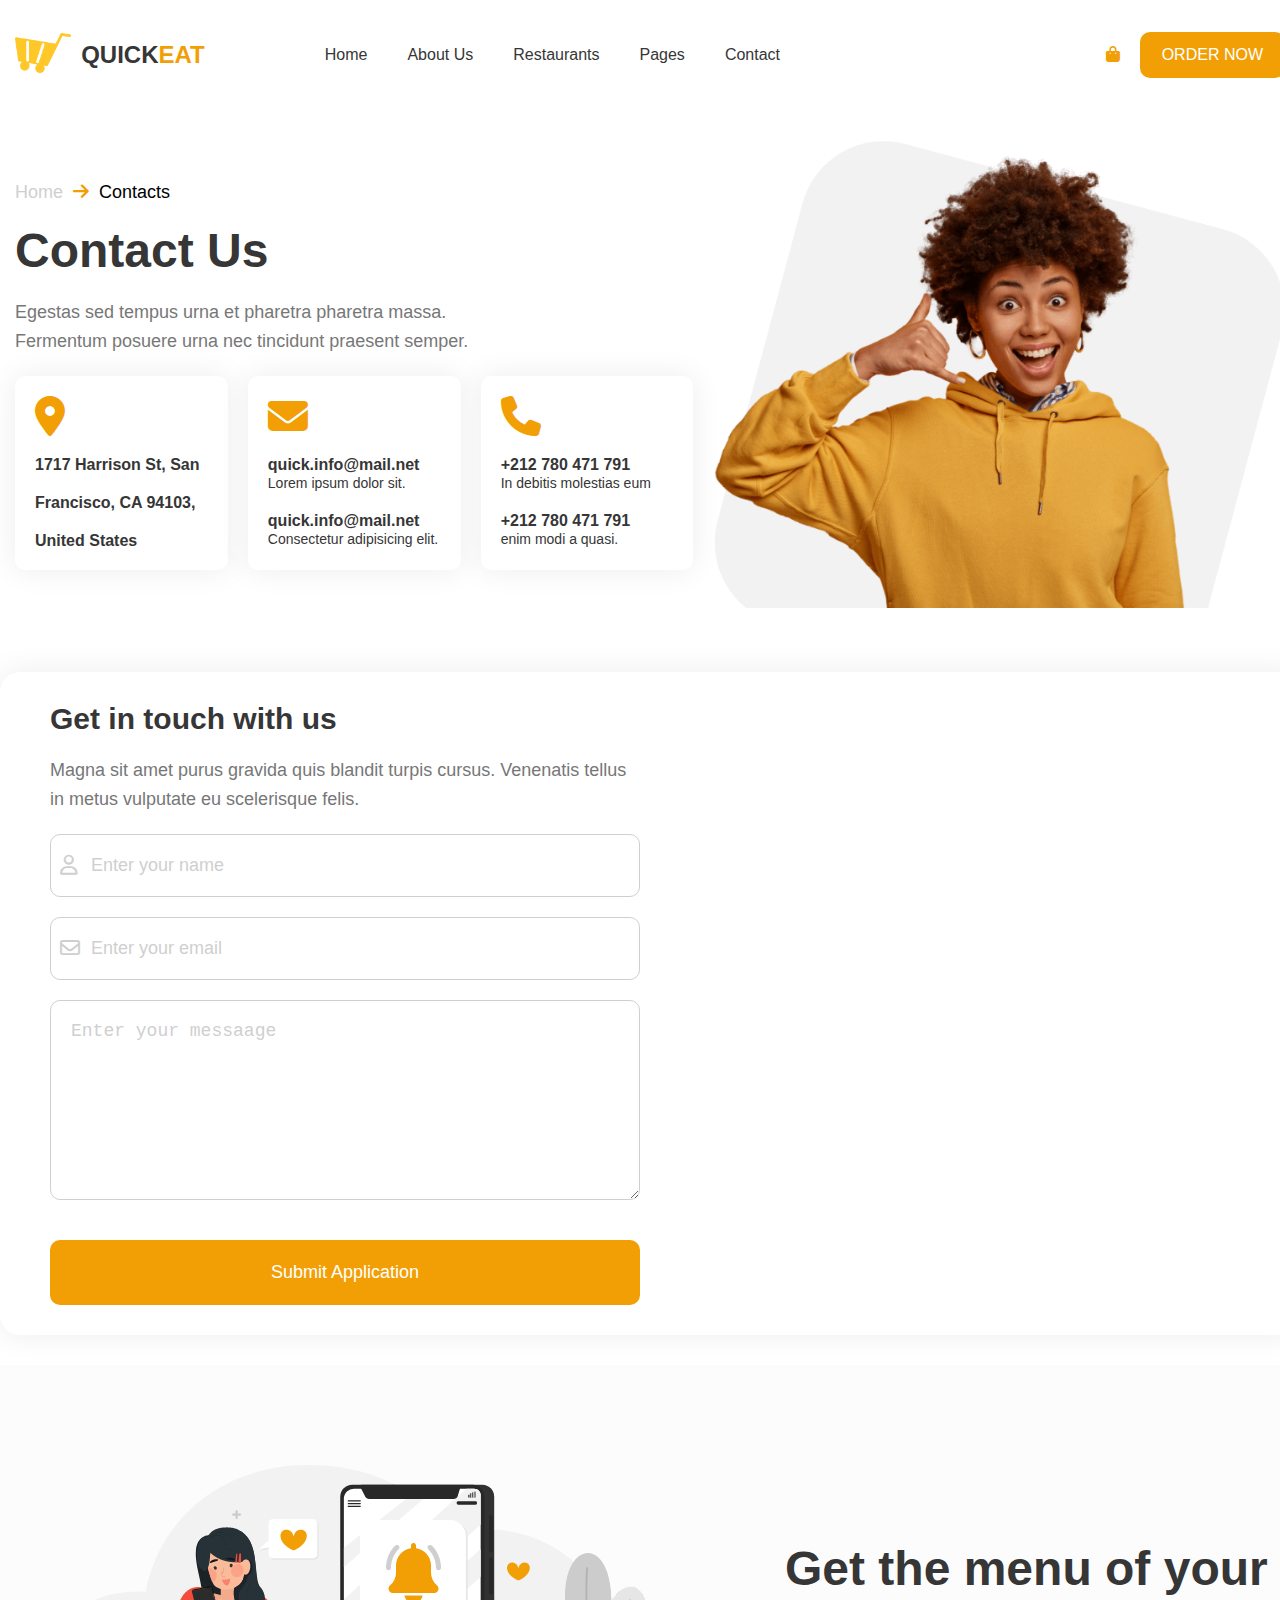
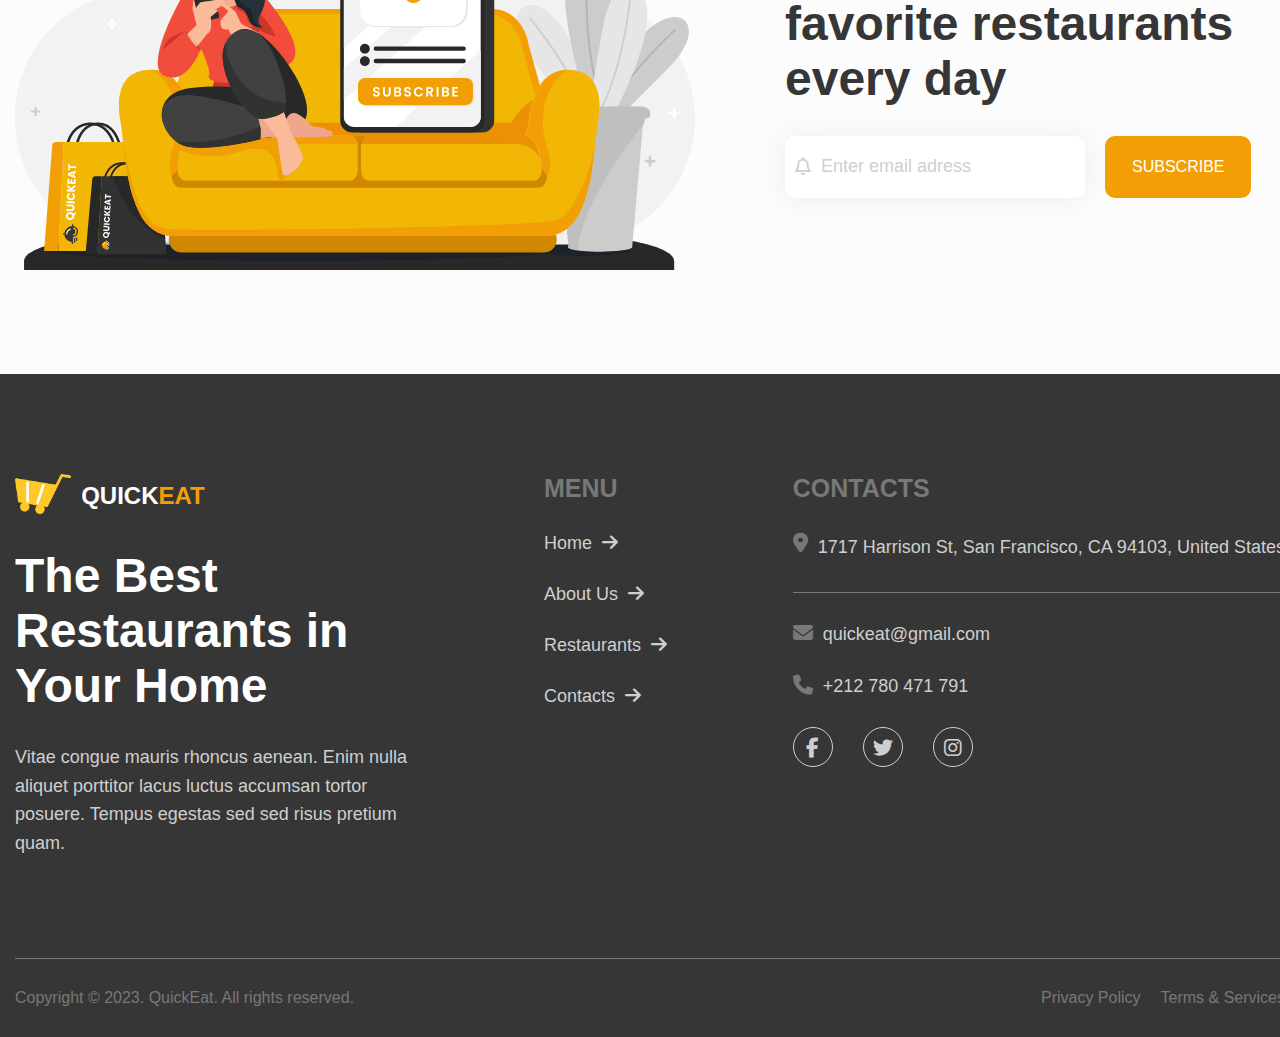
<file: contacts.html>
<!DOCTYPE html>
<html lang="en">
<head>
    <meta charset="UTF-8">
    <meta name="viewport" content="width=device-width, initial-scale=1.0">
    <title>QUICKEAT</title>
    <link rel="icon" type="png" href="imgs/rocky-shopping-cart-yellow.png">
    <link rel="stylesheet" href="css/style.css">
    <link rel="stylesheet" href="css/contacts.css">
    <!-- font awesome  -->
    <link
        rel="stylesheet"
        href="https://cdnjs.cloudflare.com/ajax/libs/font-awesome/6.1.2/css/all.min.css"
    />
</head>
<body>
    <header>
        <div class="container flex flex-between">
            <div class="logo flex">
                <div class="image flex align-center gap-10">
                    <a href="#">
                        <img src="imgs/rocky-shopping-cart-yellow.png" class="image-logo">
                    </a>
                    <h2 class="black-color upper">quick<span class="main-color">eat</span></h2>
                </div>
                <ul class="list capitalize flex align-center">
                    <li><a href="index.html" class="black-color pr-20 pl-20 block effect transition">home</a></li>
                    <li><a href="about.html" class="black-color pr-20 pl-20 block effect transition">about us</a></li>
                    <li class="relative">
                        <a href="restaurants.html" class="black-color pr-20 pl-20 block effect transition">restaurants</a>
                        <ul class="special-list white-bg absolute pt-10 pb-10 main-shadow transition">
                            <li><a href="restaurants.html" class="black-color pr-20 pl-20 block effect transition">restaurants</a></li>
                            <li><a href="restaurantCard.html" class="black-color pr-20 pl-20 block effect transition">restaurant card</a></li>
                            <li><a href="checkout.html" class="black-color pr-20 pl-20 block effect transition">checkout</a></li>
                        </ul>
                    </li>
                    <li class="relative">
                        <a href="#" class="black-color pr-20 pl-20 block effect transition">pages</a>
                        <ul class="special-list white-bg absolute pt-10 pb-10 main-shadow transition">
                            <li><a href="block.html" class="black-color pr-20 pl-20 block effect transition">block</a></li>
                            <li><a href="singleblock.html" class="black-color pr-20 pl-20 block effect transition">single block</a></li>
                            <li><a href="services.html" class="black-color pr-20 pl-20 block effect transition">services</a></li>
                            <li><a href="faq.html" class="black-color pr-20 pl-20 block effect transition" class="upper">faq</a></li>
                            <li><a href="pricing.html" class="black-color pr-20 pl-20 block effect transition">pricing table</a></li>
                            <li><a href="partner.html" class="black-color pr-20 pl-20 block effect transition">become a partner</a></li>
                            <li><a href="notFound.html" class="black-color pr-20 pl-20 block effect transition">404</a></li>
                        </ul>
                    </li>
                    <li><a href="contacts.html" class="black-color pr-20 pl-20 block effect transition">contact</a></li>
                </ul>
            </div>
            <div class="order flex align-center gap-10">
                <div class="fit-width white-bg pd-10 rad-10 pointer">
                    <i class="fa-solid fa-bag-shopping main-color"></i>
                </div>
                <a href="checkout.html" class="now effect fit-width white-color main-bg block pd-12 pl-20 pr-20 upper rad-10 main-border transition">order now</a>
            </div>
        </div>
    </header>
    <div class="landing">
        <div class="container flex flex-between gap-20 align-center pt-30 pb-30">
            <section class="width-45 flex direct-column gap-20">
                <a href="index.html" class="fs-18 capitalize">
                    <span class="lgray-color">home</span>
                    <i class="fa-solid fa-arrow-right ml-5 mr-5 main-color"></i>
                    contacts
                </a>
                <h2 class="black-color fs-48 weight-900 capitalize">Contact us</h2>
                <p class="gray-color fs-18 line-hei-1-6">Egestas sed tempus urna et pharetra pharetra massa. Fermentum posuere urna nec tincidunt praesent semper.</p>
                <div class="holder flex gap-20">
                    <div class="box white-bg pd-20 rad-10 main-shadow flex direct-column gap-20 transition">
                        <i class="fa-solid fa-location-dot main-color fs-40"></i>
                        <span class="black-color bold">1717 Harrison St, San</span>
                        <span class="black-color bold">Francisco, CA 94103,</span>
                        <span class="black-color bold">United States</span>
                    </div>
                    <div class="box white-bg pd-20 rad-10 main-shadow flex direct-column gap-20 transition">
                        <i class="fa-solid fa-envelope main-color fs-40"></i>
                        <a href="mailto:soufiane.chaatani@gmail.com" class="black-color transition">
                            <span class="bold">quick.info@mail.net</span> 
                            <br> 
                            <span class="fs-14">Lorem ipsum dolor sit.</span>
                        </a>
                        <a href="mailto:soufiane.chaatani@gmail.com" class="black-color">
                            <span class="bold">quick.info@mail.net</span> 
                            <br> 
                            <span class="fs-14">Consectetur adipisicing elit.</span>
                        </a>
                    </div>
                    <div class="box white-bg pd-20 rad-10 main-shadow flex direct-column gap-20 transition">
                        <i class="fa-solid fa-phone main-color fs-40"></i>
                        <a href="tel:+212780471791" class="black-color transition">
                            <span class="bold">+212 780 471 791</span> 
                            <br> 
                            <span class="fs-14">In debitis molestias eum</span>
                        </a>
                        <a href="tel:+212780471791" class="black-color">
                            <span class="bold">+212 780 471 791</span> 
                            <br> 
                            <span class="fs-14">enim modi a quasi.</span>
                        </a>
                    </div>
                </div>
            </section>
            <div class="image width-45">
                <img src="imgs/contacts-landing-img.png" class="full-width">
            </div>
        </div>
    </div>
    <div class="location pt-30 pb-30">
        <div class="container white-bg pd-30 grid col-2 gap-20 rad-20 main-shadow">
            <div class="form white-bg pl-20 rad-20 flex direct-column gap-20">
                <h2 class="black-color fs-30 weight-900">Get in touch with us</h2>
                <p class="gray-color fs-18 line-hei-1-6">Magna sit amet purus gravida quis blandit turpis cursus. Venenatis tellus in metus vulputate eu scelerisque felis.</p>
                <form class="flex direct-column gap-20">
                    <div class="input-box full-width lgray-color relative">
                        <i class="fa-regular fa-user fs-20 absolute"></i>
                        <input type="text" placeholder="Enter your name" class="full-width fs-18 pd-20 pl-40 rad-10">
                    </div>
                    <div class="input-box full-width lgray-color relative">
                        <i class="fa-regular fa-envelope fs-20 absolute"></i>
                        <input type="text" placeholder="Enter your email" class="full-width fs-18 pd-20 pl-40 rad-10">
                    </div>
                    <textarea placeholder="Enter your messaage" class="fs-18 pd-20 rad-10"></textarea>
                    <button type="button" class="effect full-width white-color main-bg fs-18 capitalize text-center pd-20 rad-10 mt-20 main-border transition pointer">submit application</button>
                </form>
            </div>
            <iframe src="https://www.google.com/maps/embed?pb=!1m18!1m12!1m3!1d53032.87363441733!2d-6.1509376457340625!3d33.82380539549125!2m3!1f0!2f0!3f0!3m2!1i1024!2i768!4f13.1!3m3!1m2!1s0xda0c2a78e1ee797%3A0x98ae5731fdd6c45c!2sKh%C3%A9misset!5e0!3m2!1sfr!2sma!4v1706865594946!5m2!1sfr!2sma" class="rad-20" width="600" height="600" style="border:0;" allowfullscreen="" loading="lazy" referrerpolicy="no-referrer-when-downgrade"></iframe>
        </div>
    </div>
    <div class="favorite gray-bg">
        <div class="container flex gap-30 pt-100 pb-100">
            <div class="image">
                <img src="imgs/favorite-restaurant.png">
            </div>
            <div class="infos flex direct-column center gap-30">
                <h2 class="black-color fs-48 weight-900">Get the menu of your favorite restaurants every day</h2>
                <div class="lgray-color flex gap-20">
                    <div class="input-box fs-18 white-bg pl-10 flex align-center gap-10 rad-10 main-shadow">
                        <i class="fa-regular fa-bell"></i>
                        <input type="text" placeholder="Enter email adress" class="lgray-color fs-18">
                    </div>
                    <a href="#" class="effect fit-width white-color main-bg block pd-20 pr-25 pl-25 upper rad-10 main-border transition">subscribe</a>
                </div>
            </div>
        </div>
    </div>
    <div class="footer black-bg">
        <div class="container">
            <div class="parent flex flex-between align-start pt-100 pb-100">
                <div class="box flex direct-column gap-30">
                    <div class="image flex align-center gap-10">
                        <a href="#">
                            <img src="imgs/rocky-shopping-cart-yellow.png" class="image-logo">
                        </a>
                        <h2 class="white-color upper">quick<span class="main-color">eat</span></h2>
                    </div>
                    <h2 class="white-color fs-48 weight-900">The Best Restaurants in Your Home</h2>
                    <p class="lgray-color fs-18 line-hei-1-6">Vitae congue mauris rhoncus aenean. Enim nulla aliquet porttitor lacus luctus accumsan tortor posuere. Tempus egestas sed sed risus pretium quam.</p>
                </div>
                <div class="box flex direct-column gap-30">
                    <h2 class="lblack-color fs-25 upper">menu</h2>
                    <ul class="flex direct-column gap-30">
                        <li><a href="index.html" class="lgray-color fs-18 capitalize effect transition block">home <i class="fa-solid fa-arrow-right ml-5"></i></a></li>
                        <li><a href="about.html" class="lgray-color fs-18 capitalize effect transition block">about us <i class="fa-solid fa-arrow-right ml-5"></i></a></li>
                        <li><a href="restaurants.html" class="lgray-color fs-18 capitalize effect transition block">restaurants <i class="fa-solid fa-arrow-right ml-5"></i></a></li>
                        <li><a href="contacts.html" class="lgray-color fs-18 capitalize effect transition block">contacts <i class="fa-solid fa-arrow-right ml-5"></i></a></li>
                    </ul>
                </div>
                <div class="box flex direct-column gap-30">
                    <h2 class="lblack-color fs-25 upper">contacts</h2>
                    <div class="infos fs-18 flex direct-column gap-30">
                        <div class="holder flex align-start gap-10">
                            <a href="#"><i class="fa-solid fa-location-dot fs-20 lblack-color"></i></a>
                            <p class="lgray-color line-hei-1-6">1717 Harrison St, San Francisco, CA 94103, United States</p>
                        </div>
                        <div class="hr lblack-bg"></div>
                        <div class="holder flex align-start gap-10">
                            <a href="#" class="lgray-color"><i class="fa-solid fa-envelope fs-20 lblack-color mr-10"></i>quickeat@gmail.com</a>
                        </div>
                        <div class="holder flex align-start gap-10">
                            <a href="#" class="lgray-color"><i class="fa-solid fa-phone fs-20 lblack-color mr-10"></i>+212 780 471 791</a>
                        </div>
                    </div>
                    <div class="icons flex gap-30">
                        <a href="#" class="icon special lgray-color r-effect fs-20 text-center rad-circle transition block"><i class="fa-brands fa-facebook-f"></i></a>
                        <a href="#" class="icon special lgray-color r-effect fs-20 text-center rad-circle transition block"><i class="fa-brands fa-twitter"></i></a>
                        <a href="#" class="icon special lgray-color r-effect fs-20 text-center rad-circle transition block"><i class="fa-brands fa-instagram"></i></a>
                    </div>
                </div>
            </div>
            <div class="hr lblack-bg"></div>
            <div class="copy lblack-color flex flex-between align-center pt-30 pb-30">
                <p>Copyright © 2023. QuickEat. All rights reserved.</p>
                <div class="policy flex gap-20">
                    <a href="#" class="lblack-color">Privacy Policy</a>
                    <a href="#" class="lblack-color">Terms & Services</a>
                </div>
            </div>
        </div>
    </div>
</body>
</html>
</file>
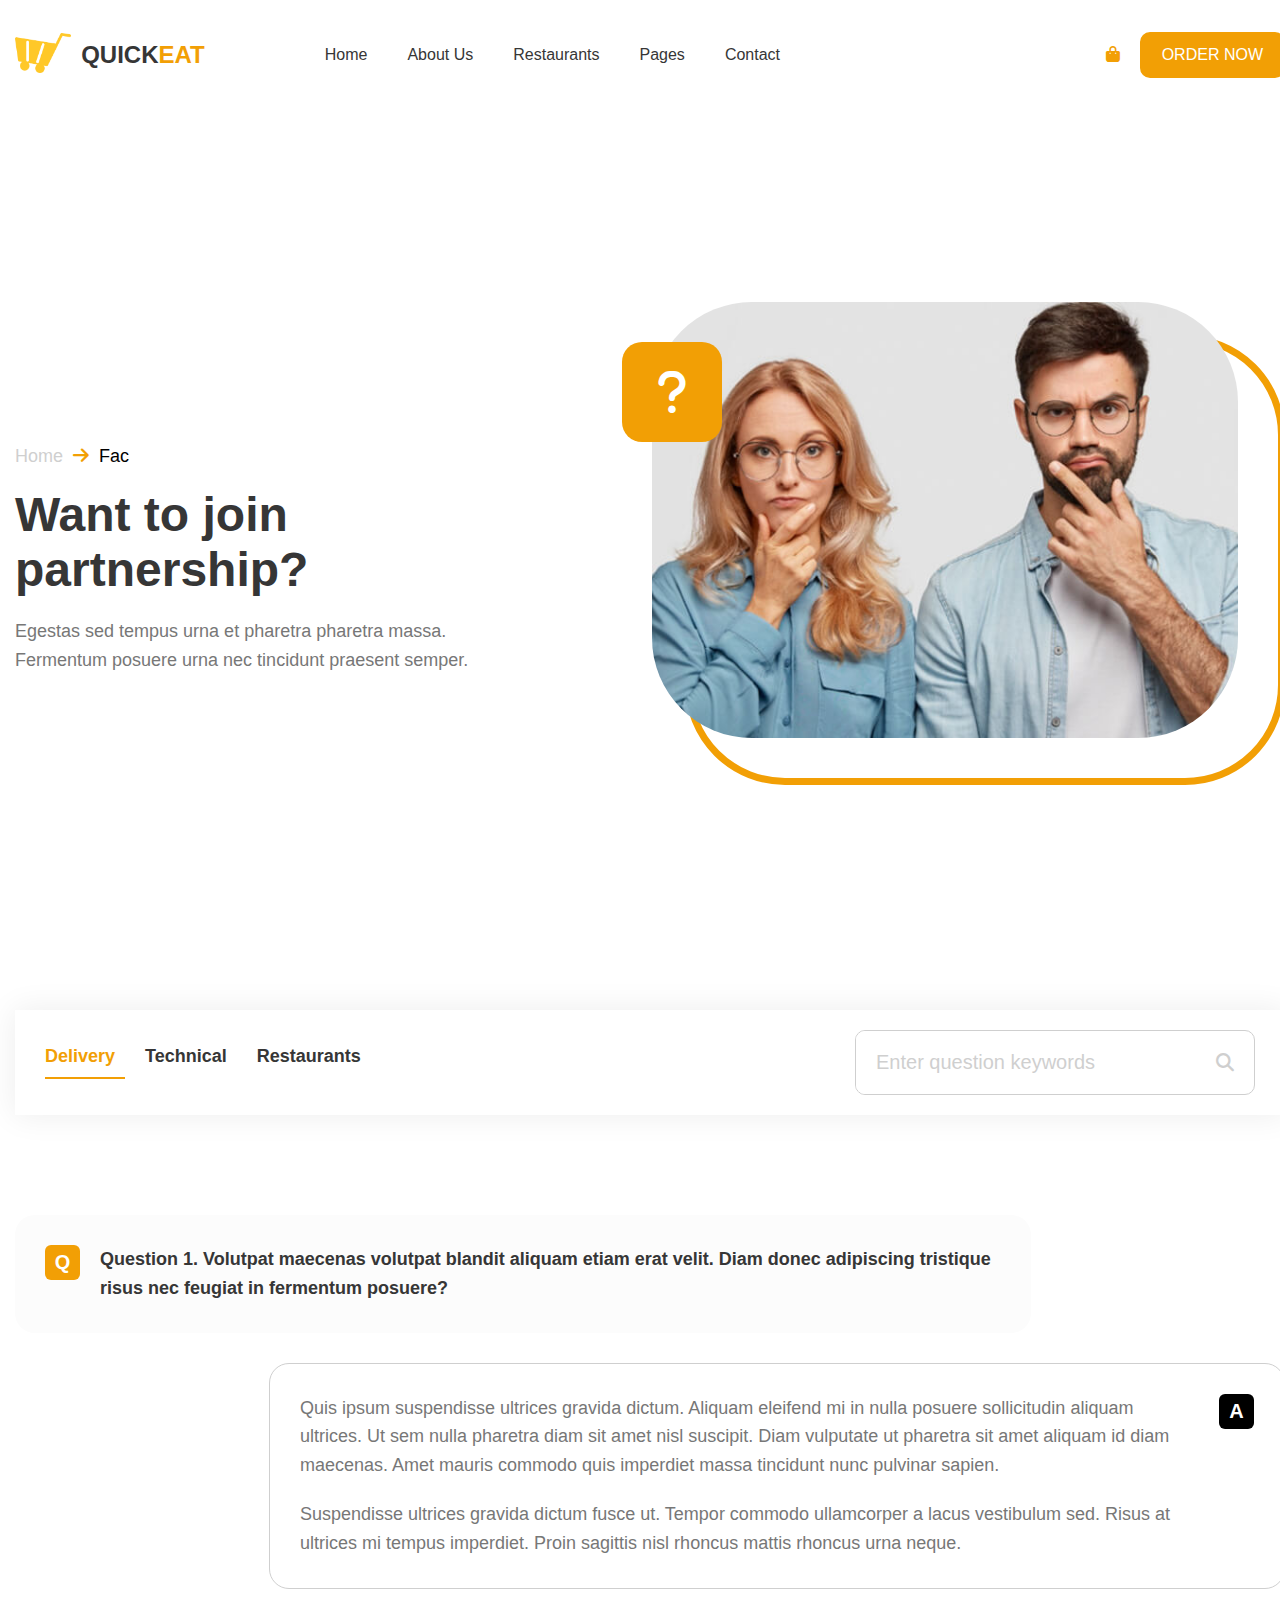
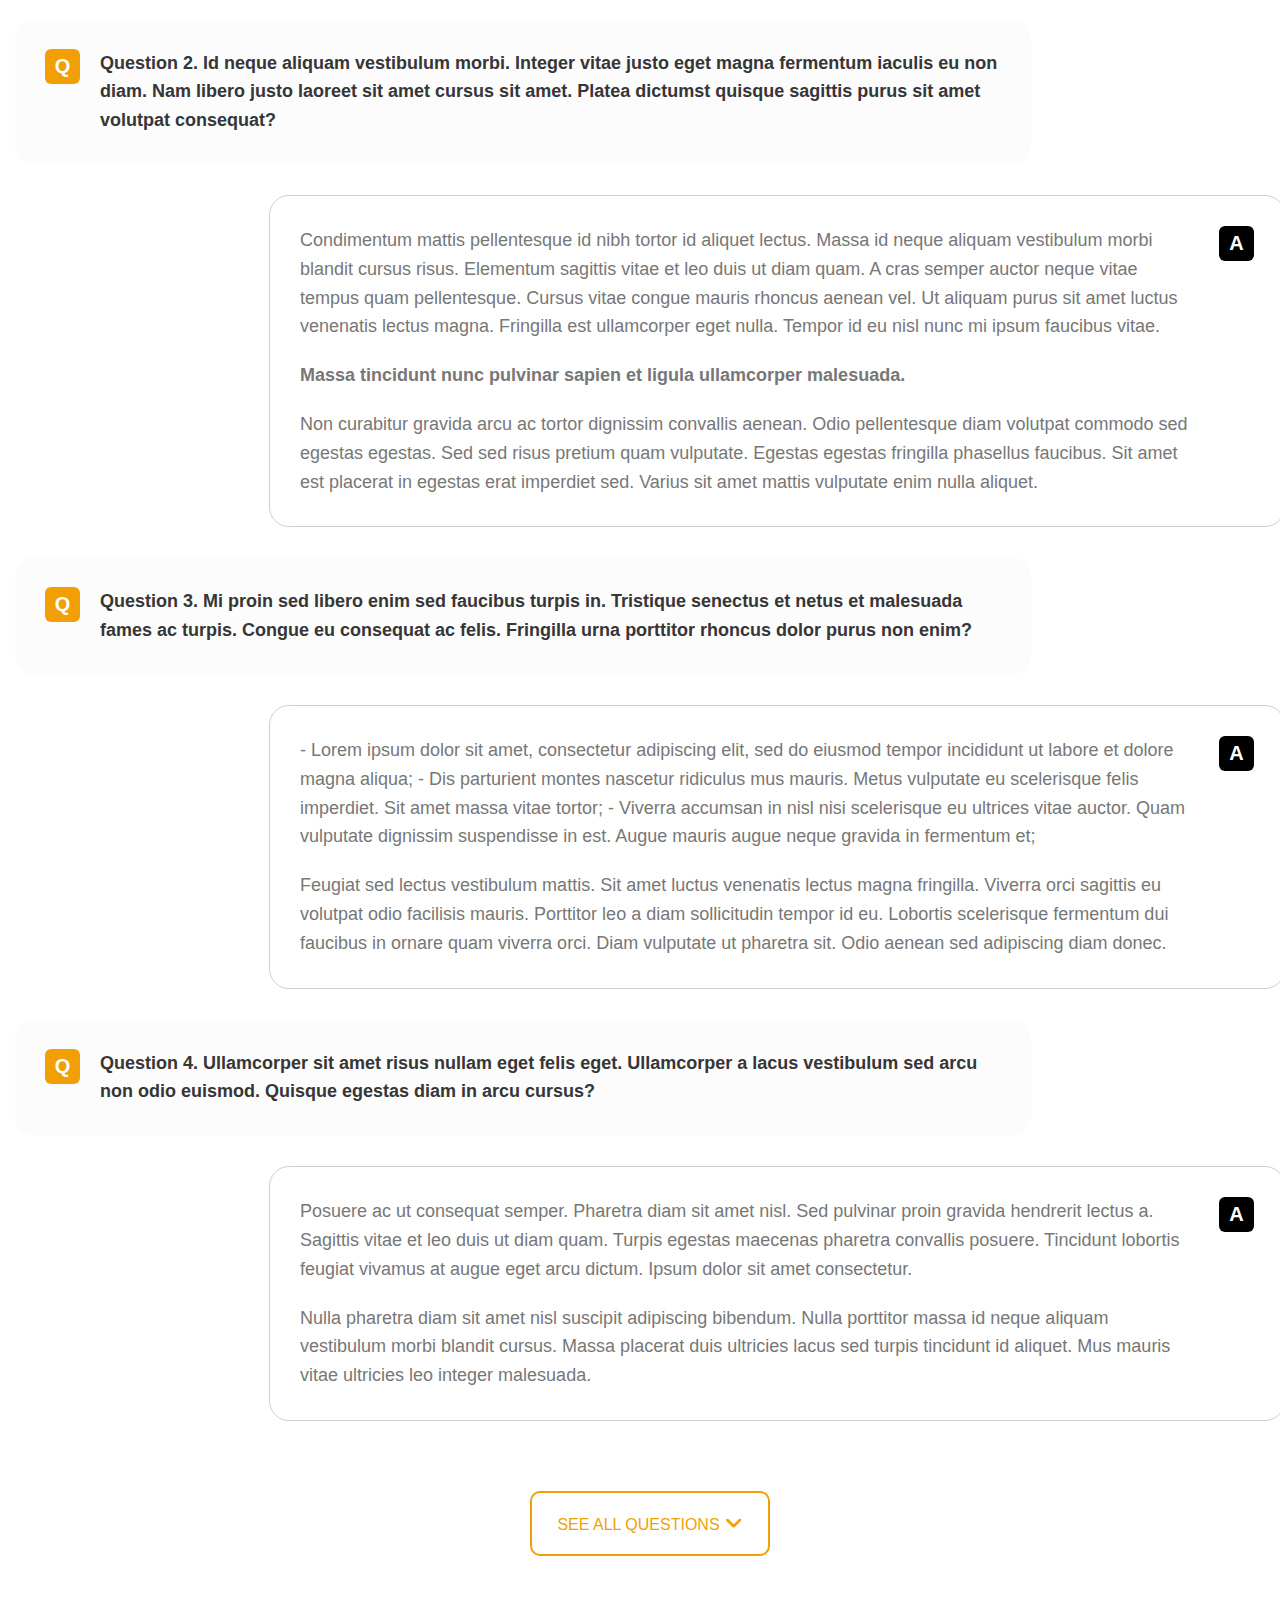
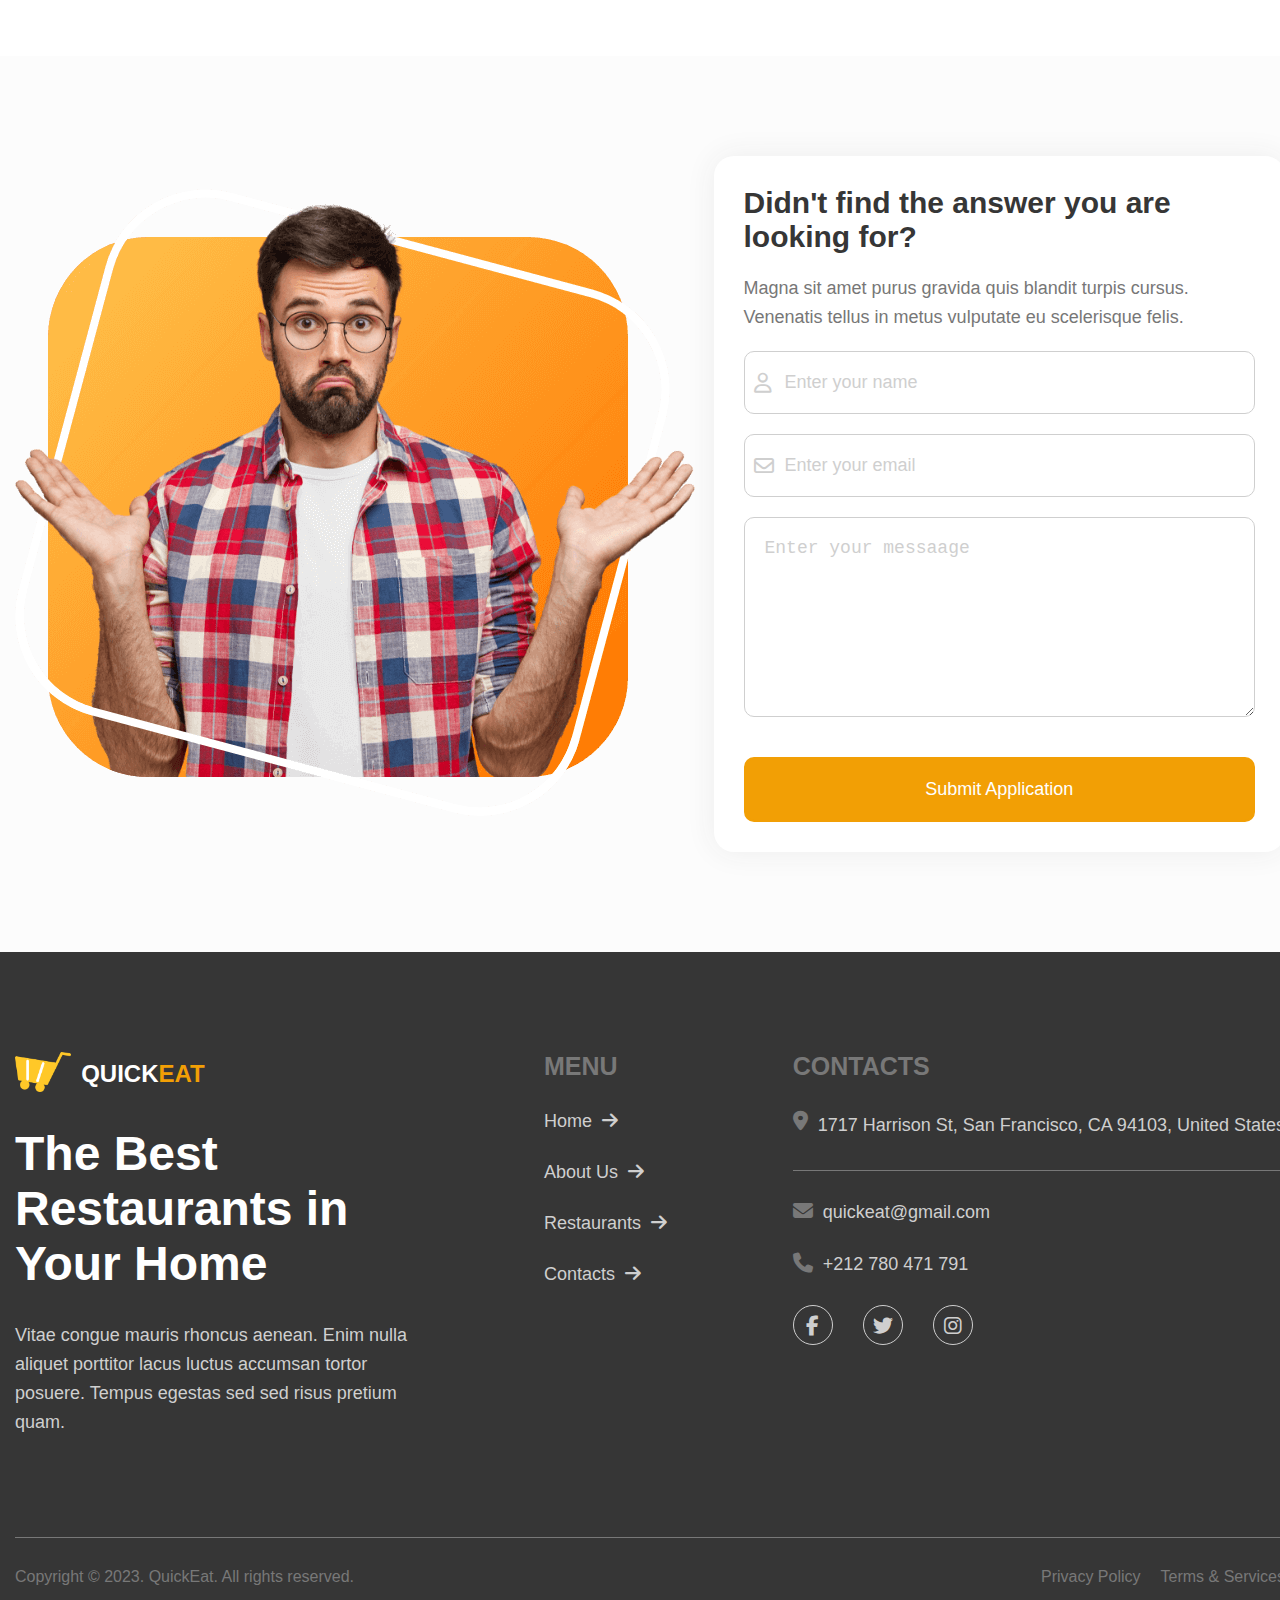
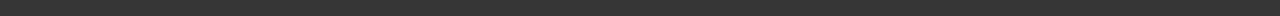
<file: faq.html>
<!DOCTYPE html>
<html lang="en">
<head>
    <meta charset="UTF-8">
    <meta name="viewport" content="width=device-width, initial-scale=1.0">
    <title>QUICKEAT</title>
    <link rel="icon" type="png" href="imgs/rocky-shopping-cart-yellow.png">
    <link rel="stylesheet" href="css/style.css">
    <link rel="stylesheet" href="css/fac.css">
    <!-- font awesome  -->
    <link
        rel="stylesheet"
        href="https://cdnjs.cloudflare.com/ajax/libs/font-awesome/6.1.2/css/all.min.css"
    />
</head>
<body>
    <header>
        <div class="container flex flex-between">
            <div class="logo flex">
                <div class="image flex align-center gap-10">
                    <a href="#">
                        <img src="imgs/rocky-shopping-cart-yellow.png" class="image-logo">
                    </a>
                    <h2 class="black-color upper">quick<span class="main-color">eat</span></h2>
                </div>
                <ul class="list capitalize flex align-center">
                    <li><a href="index.html" class="black-color pr-20 pl-20 block effect transition">home</a></li>
                    <li><a href="about.html" class="black-color pr-20 pl-20 block effect transition">about us</a></li>
                    <li class="relative">
                        <a href="restaurants.html" class="black-color pr-20 pl-20 block effect transition">restaurants</a>
                        <ul class="special-list white-bg absolute pt-10 pb-10 main-shadow transition">
                            <li><a href="restaurants.html" class="black-color pr-20 pl-20 block effect transition">restaurants</a></li>
                            <li><a href="restaurantCard.html" class="black-color pr-20 pl-20 block effect transition">restaurant card</a></li>
                            <li><a href="checkout.html" class="black-color pr-20 pl-20 block effect transition">checkout</a></li>
                        </ul>
                    </li>
                    <li class="relative">
                        <a href="#" class="black-color pr-20 pl-20 block effect transition">pages</a>
                        <ul class="special-list white-bg absolute pt-10 pb-10 main-shadow transition">
                            <li><a href="block.html" class="black-color pr-20 pl-20 block effect transition">block</a></li>
                            <li><a href="singleblock.html" class="black-color pr-20 pl-20 block effect transition">single block</a></li>
                            <li><a href="services.html" class="black-color pr-20 pl-20 block effect transition">services</a></li>
                            <li><a href="faq.html" class="black-color pr-20 pl-20 block effect transition" class="upper">faq</a></li>
                            <li><a href="pricing.html" class="black-color pr-20 pl-20 block effect transition">pricing table</a></li>
                            <li><a href="partner.html" class="black-color pr-20 pl-20 block effect transition">become a partner</a></li>
                            <li><a href="notFound.html" class="black-color pr-20 pl-20 block effect transition">404</a></li>
                        </ul>
                    </li>
                    <li><a href="contacts.html" class="black-color pr-20 pl-20 block effect transition">contact</a></li>
                </ul>
            </div>
            <div class="order flex align-center gap-10">
                <div class="fit-width white-bg pd-10 rad-10 pointer">
                    <i class="fa-solid fa-bag-shopping main-color"></i>
                </div>
                <a href="checkout.html" class="now effect fit-width white-color main-bg block pd-12 pl-20 pr-20 upper rad-10 main-border transition">order now</a>
            </div>
        </div>
    </header>
    <div class="landing">
        <div class="container full-height flex flex-between align-center">
            <section class="width-45 flex direct-column center gap-20">
                <a href="index.html" class="fs-18 capitalize">
                    <span class="lgray-color">home</span>
                    <i class="fa-solid fa-arrow-right ml-5 mr-5 main-color"></i>
                    fac
                </a>
                <h2 class="black-color fs-48 weight-900">Want to join partnership?</h2>
                <p class="gray-color fs-18 line-hei-1-6">Egestas sed tempus urna et pharetra pharetra massa. Fermentum posuere urna nec tincidunt praesent semper.</p>
            </section>
            <div class="image relative">
                <img src="imgs/faq-landing-img.jpg">
                <span class="white-color main-bg fs-48 bold block rad-20 absolute"><i class="fa-solid fa-question"></i></span>
            </div>
        </div>
    </div>
    <div class="questions white-bg">
        <div class="container pb-100">
            <div class="choice flex flex-between align-center pd-20 pl-30 pr-30 main-shadow">
                <div class="flex gap-20">
                    <input type="radio" id="dl" name="ch" checked>
                    <label for="dl" class="pb-10 pr-10">
                        <span class="fs-18 weight-900 effect capitalize block transition pointer">delivery</span>
                    </label>
                    <input type="radio" id="tc" name="ch">
                    <label for="tc" class="pb-10 pr-10">
                        <span class="fs-18 weight-900 effect capitalize block transition pointer">technical</span>
                    </label>
                    <input type="radio" id="rt" name="ch">
                    <label for="rt" class="pb-10 pr-10">
                        <span class="fs-18 weight-900 effect capitalize block transition pointer">restaurants</span>
                    </label>
                </div>
                <div class="input-box lgray-color fs-18 white-bg pr-20 flex flex-between align-center gap-10 rad-10">
                    <input type="text" placeholder="Enter question keywords" class="pd-20">
                    <i class="fa-solid fa-magnifying-glass"></i>
                </div>
            </div>
            <div class="content flex direct-column gap-30 pt-100 pb-30">
                <div class="box question pd-30 flex align-start gap-20 rad-20">
                    <div class="qt symbol flex-center white-color main-bg fs-20 bold rad-6">Q</div>
                    <p class="black-color fs-18 bold line-hei-1-6">Question 1. Volutpat maecenas volutpat blandit aliquam etiam erat velit. Diam donec adipiscing tristique risus nec feugiat in fermentum posuere?</p>
                </div>
                <div class="box answer pd-30 flex align-start gap-20 rad-20">
                    <div class="flex direct-column gap-20">
                        <p class="gray-color fs-18 line-hei-1-6">Quis ipsum suspendisse ultrices gravida dictum. Aliquam eleifend mi in nulla posuere sollicitudin aliquam ultrices. Ut sem nulla pharetra diam sit amet nisl suscipit. Diam vulputate ut pharetra sit amet aliquam id diam maecenas. Amet mauris commodo quis imperdiet massa tincidunt nunc pulvinar sapien.</p>
                        <p class="gray-color fs-18 line-hei-1-6">Suspendisse ultrices gravida dictum fusce ut. Tempor commodo ullamcorper a lacus vestibulum sed. Risus at ultrices mi tempus imperdiet. Proin sagittis nisl rhoncus mattis rhoncus urna neque.</p>
                    </div>
                    <div class="an symbol flex-center white-color dblack-bg fs-20 bold rad-6">A</div>
                </div>
                <div class="box question pd-30 flex align-start gap-20 rad-20">
                    <div class="qt symbol flex-center white-color main-bg fs-20 bold rad-6">Q</div>
                    <p class="black-color fs-18 bold line-hei-1-6">Question 2. Id neque aliquam vestibulum morbi. Integer vitae justo eget magna fermentum iaculis eu non diam. Nam libero justo laoreet sit amet cursus sit amet. Platea dictumst quisque sagittis purus sit amet volutpat consequat?</p>
                </div>
                <div class="box answer pd-30 flex align-start gap-20 rad-20">
                    <div class="flex direct-column gap-20">
                        <p class="gray-color fs-18 line-hei-1-6">Condimentum mattis pellentesque id nibh tortor id aliquet lectus. Massa id neque aliquam vestibulum morbi blandit cursus risus. Elementum sagittis vitae et leo duis ut diam quam. A cras semper auctor neque vitae tempus quam pellentesque. Cursus vitae congue mauris rhoncus aenean vel. Ut aliquam purus sit amet luctus venenatis lectus magna. Fringilla est ullamcorper eget nulla. Tempor id eu nisl nunc mi ipsum faucibus vitae.</p>
                        <p class="gray-color fs-18 line-hei-1-6 bold">Massa tincidunt nunc pulvinar sapien et ligula ullamcorper malesuada.</p>
                        <p class="gray-color fs-18 line-hei-1-6">Non curabitur gravida arcu ac tortor dignissim convallis aenean. Odio pellentesque diam volutpat commodo sed egestas egestas. Sed sed risus pretium quam vulputate. Egestas egestas fringilla phasellus faucibus. Sit amet est placerat in egestas erat imperdiet sed. Varius sit amet mattis vulputate enim nulla aliquet.</p>
                    </div>
                    <div class="an symbol flex-center white-color dblack-bg fs-20 bold rad-6">A</div>
                </div>
                <div class="box question pd-30 flex align-start gap-20 rad-20">
                    <div class="qt symbol flex-center white-color main-bg fs-20 bold rad-6">Q</div>
                    <p class="black-color fs-18 bold line-hei-1-6">Question 3. Mi proin sed libero enim sed faucibus turpis in. Tristique senectus et netus et malesuada fames ac turpis. Congue eu consequat ac felis. Fringilla urna porttitor rhoncus dolor purus non enim?</p>
                </div>
                <div class="box answer pd-30 flex align-start gap-20 rad-20">
                    <div class="flex direct-column gap-20">
                        <p class="gray-color fs-18 line-hei-1-6">- Lorem ipsum dolor sit amet, consectetur adipiscing elit, sed do eiusmod tempor incididunt ut labore et dolore magna aliqua; - Dis parturient montes nascetur ridiculus mus mauris. Metus vulputate eu scelerisque felis imperdiet. Sit amet massa vitae tortor; - Viverra accumsan in nisl nisi scelerisque eu ultrices vitae auctor. Quam vulputate dignissim suspendisse in est. Augue mauris augue neque gravida in fermentum et;</p>
                        <p class="gray-color fs-18 line-hei-1-6">Feugiat sed lectus vestibulum mattis. Sit amet luctus venenatis lectus magna fringilla. Viverra orci sagittis eu volutpat odio facilisis mauris. Porttitor leo a diam sollicitudin tempor id eu. Lobortis scelerisque fermentum dui faucibus in ornare quam viverra orci. Diam vulputate ut pharetra sit. Odio aenean sed adipiscing diam donec.</p>
                    </div>
                    <div class="an symbol flex-center white-color dblack-bg fs-20 bold rad-6">A</div>
                </div>
                <div class="box question pd-30 flex align-start gap-20 rad-20">
                    <div class="qt symbol flex-center white-color main-bg fs-20 bold rad-6">Q</div>
                    <p class="black-color fs-18 bold line-hei-1-6">Question 4. Ullamcorper sit amet risus nullam eget felis eget. Ullamcorper a lacus vestibulum sed arcu non odio euismod. Quisque egestas diam in arcu cursus?</p>
                </div>
                <div class="box answer pd-30 flex align-start gap-20 rad-20">
                    <div class="flex direct-column gap-20">
                        <p class="gray-color fs-18 line-hei-1-6">Posuere ac ut consequat semper. Pharetra diam sit amet nisl. Sed pulvinar proin gravida hendrerit lectus a. Sagittis vitae et leo duis ut diam quam. Turpis egestas maecenas pharetra convallis posuere. Tincidunt lobortis feugiat vivamus at augue eget arcu dictum. Ipsum dolor sit amet consectetur.</p>
                        <p class="gray-color fs-18 line-hei-1-6">Nulla pharetra diam sit amet nisl suscipit adipiscing bibendum. Nulla porttitor massa id neque aliquam vestibulum morbi blandit cursus. Massa placerat duis ultricies lacus sed turpis tincidunt id aliquet. Mus mauris vitae ultricies leo integer malesuada.</p>
                    </div>
                    <div class="an symbol flex-center white-color dblack-bg fs-20 bold rad-6">A</div>
                </div>
            </div>
            <a href="#" class="see-all fit-width block main-color pd-20 pr-25 pl-25 mr-auto mt-40 upper rad-10 main-border r-effect transition">see all questions<i class="fa-solid fa-angle-down fs-20 ml-5"></i></a>
        </div>
    </div>
    <div class="find gray-bg">
        <div class="container pt-100 pb-100 flex flex-between align-center gap-40">
            <div class="image width-45">
                <img src="imgs/fac-form-section-img.png">
            </div>
            <div class="form width-45 white-bg pd-30 rad-20 main-shadow flex direct-column gap-20">
                <h2 class="black-color fs-30 weight-900">Didn't find the answer you are looking for?</h2>
                <p class="gray-color fs-18 line-hei-1-6">Magna sit amet purus gravida quis blandit turpis cursus. Venenatis tellus in metus vulputate eu scelerisque felis.</p>
                <form class="flex direct-column gap-20">
                    <div class="input-box full-width lgray-color relative">
                        <i class="fa-regular fa-user fs-20 absolute"></i>
                        <input type="text" placeholder="Enter your name" class="full-width fs-18 pd-20 pl-40 rad-10">
                    </div>
                    <div class="input-box full-width lgray-color relative">
                        <i class="fa-regular fa-envelope fs-20 absolute"></i>
                        <input type="text" placeholder="Enter your email" class="full-width fs-18 pd-20 pl-40 rad-10">
                    </div>
                    <textarea placeholder="Enter your messaage" class="fs-18 pd-20 rad-10"></textarea>
                    <button type="button" class="effect full-width white-color main-bg fs-18 capitalize text-center pd-20 rad-10 mt-20 main-border transition">submit application</button>
                </form>
            </div>
        </div>
    </div>
    <div class="footer black-bg">
        <div class="container">
            <div class="parent flex flex-between align-start pt-100 pb-100">
                <div class="box flex direct-column gap-30">
                    <div class="image flex align-center gap-10">
                        <a href="#">
                            <img src="imgs/rocky-shopping-cart-yellow.png" class="image-logo">
                        </a>
                        <h2 class="white-color upper">quick<span class="main-color">eat</span></h2>
                    </div>
                    <h2 class="white-color fs-48 weight-900">The Best Restaurants in Your Home</h2>
                    <p class="lgray-color fs-18 line-hei-1-6">Vitae congue mauris rhoncus aenean. Enim nulla aliquet porttitor lacus luctus accumsan tortor posuere. Tempus egestas sed sed risus pretium quam.</p>
                </div>
                <div class="box flex direct-column gap-30">
                    <h2 class="lblack-color fs-25 upper">menu</h2>
                    <ul class="flex direct-column gap-30">
                        <li><a href="index.html" class="lgray-color fs-18 capitalize effect transition block">home <i class="fa-solid fa-arrow-right ml-5"></i></a></li>
                        <li><a href="about.html" class="lgray-color fs-18 capitalize effect transition block">about us <i class="fa-solid fa-arrow-right ml-5"></i></a></li>
                        <li><a href="restaurants.html" class="lgray-color fs-18 capitalize effect transition block">restaurants <i class="fa-solid fa-arrow-right ml-5"></i></a></li>
                        <li><a href="contacts.html" class="lgray-color fs-18 capitalize effect transition block">contacts <i class="fa-solid fa-arrow-right ml-5"></i></a></li>
                    </ul>
                </div>
                <div class="box flex direct-column gap-30">
                    <h2 class="lblack-color fs-25 upper">contacts</h2>
                    <div class="infos fs-18 flex direct-column gap-30">
                        <div class="holder flex align-start gap-10">
                            <a href="#"><i class="fa-solid fa-location-dot fs-20 lblack-color"></i></a>
                            <p class="lgray-color line-hei-1-6">1717 Harrison St, San Francisco, CA 94103, United States</p>
                        </div>
                        <div class="hr lblack-bg"></div>
                        <div class="holder flex align-start gap-10">
                            <a href="#" class="lgray-color"><i class="fa-solid fa-envelope fs-20 lblack-color mr-10"></i>quickeat@gmail.com</a>
                        </div>
                        <div class="holder flex align-start gap-10">
                            <a href="#" class="lgray-color"><i class="fa-solid fa-phone fs-20 lblack-color mr-10"></i>+212 780 471 791</a>
                        </div>
                    </div>
                    <div class="icons flex gap-30">
                        <a href="#" class="icon special lgray-color r-effect fs-20 text-center rad-circle transition block"><i class="fa-brands fa-facebook-f"></i></a>
                        <a href="#" class="icon special lgray-color r-effect fs-20 text-center rad-circle transition block"><i class="fa-brands fa-twitter"></i></a>
                        <a href="#" class="icon special lgray-color r-effect fs-20 text-center rad-circle transition block"><i class="fa-brands fa-instagram"></i></a>
                    </div>
                </div>
            </div>
            <div class="hr lblack-bg"></div>
            <div class="copy lblack-color flex flex-between align-center pt-30 pb-30">
                <p>Copyright © 2023. QuickEat. All rights reserved.</p>
                <div class="policy flex gap-20">
                    <a href="#" class="lblack-color">Privacy Policy</a>
                    <a href="#" class="lblack-color">Terms & Services</a>
                </div>
            </div>
        </div>
    </div>
</body>
</html>
</file>
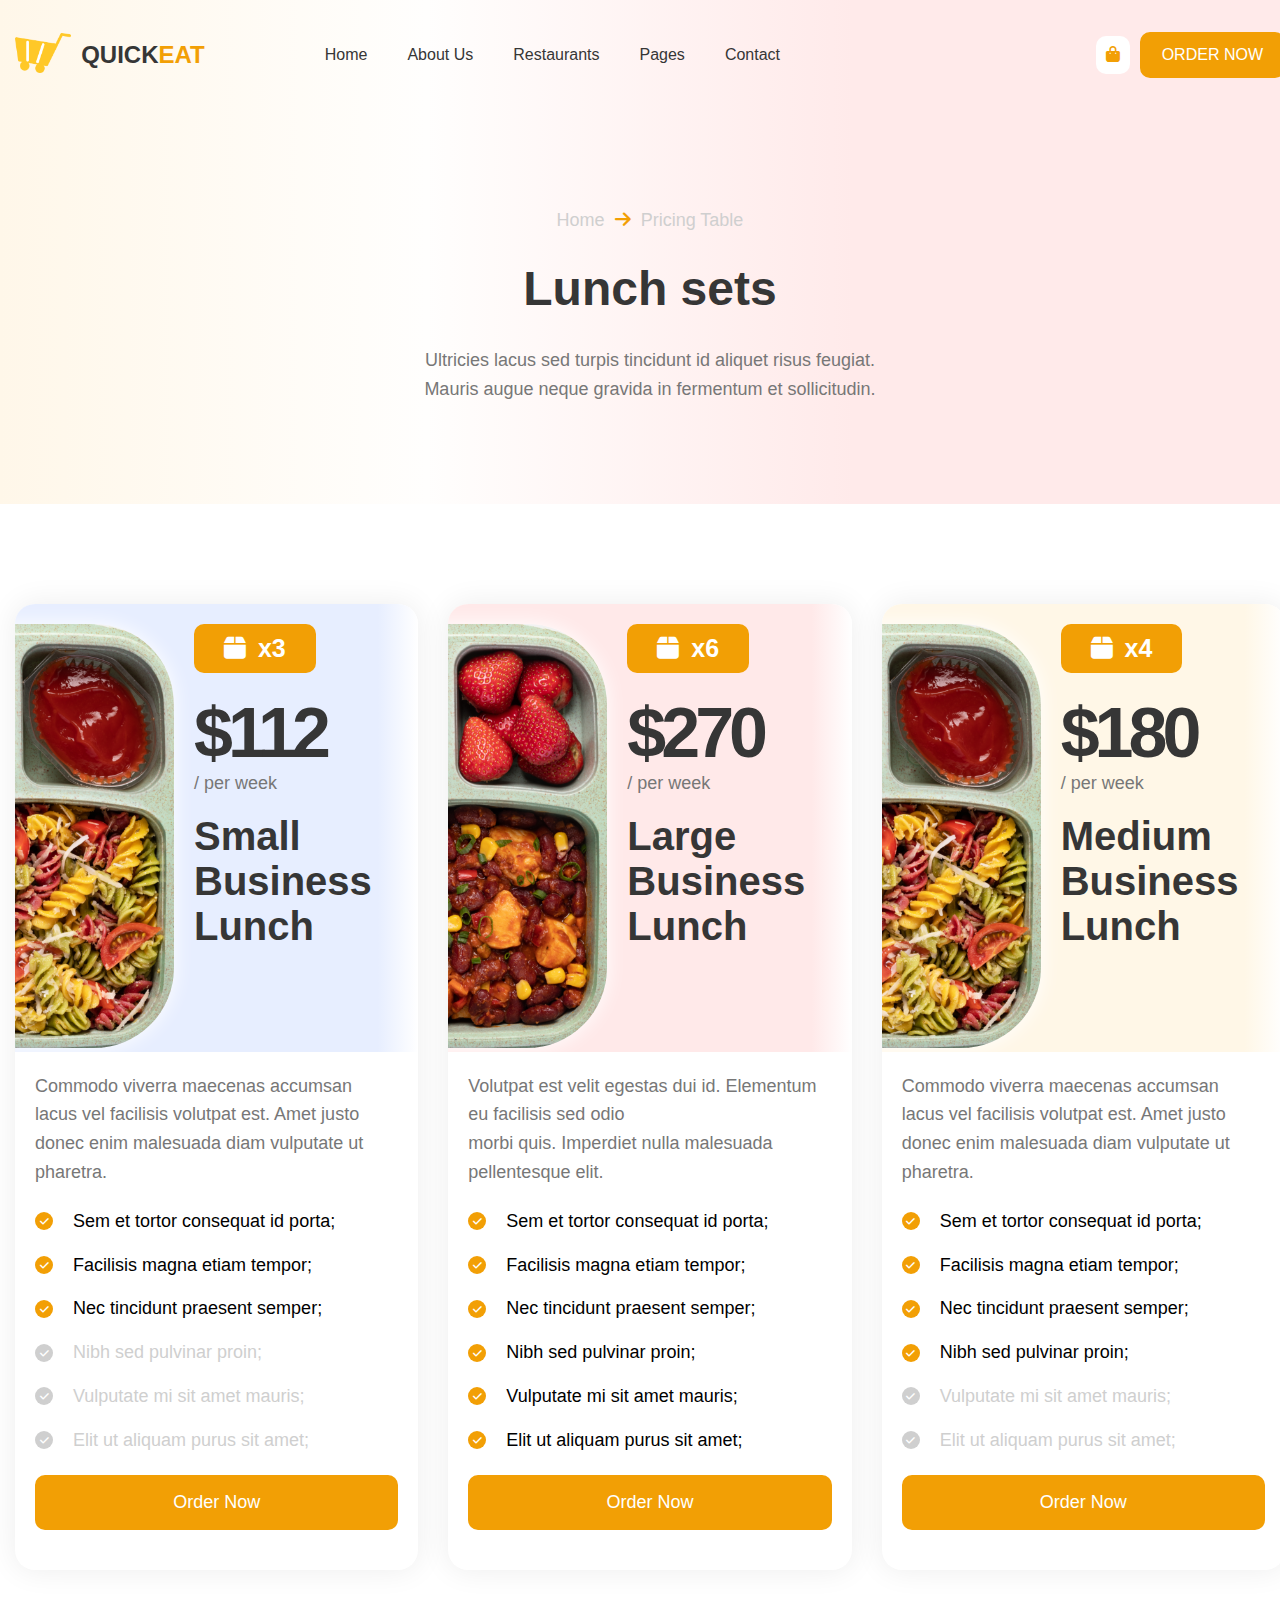
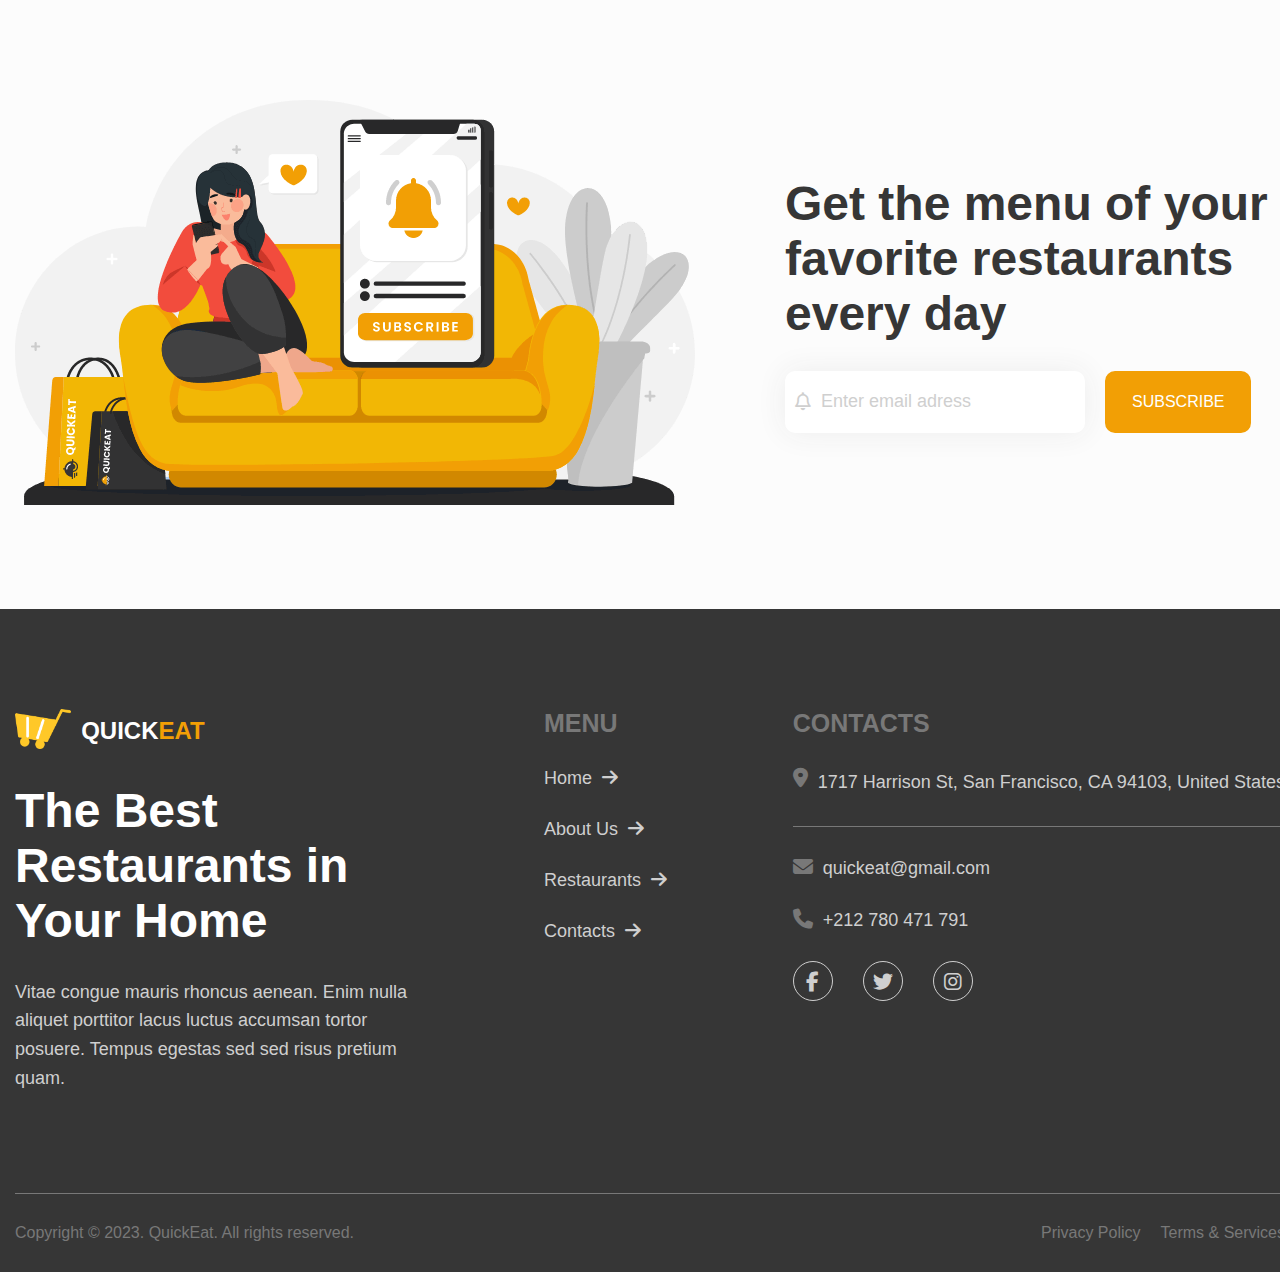
<file: pricing.html>
<!DOCTYPE html>
<html lang="en">
<head>
    <meta charset="UTF-8">
    <meta name="viewport" content="width=device-width, initial-scale=1.0">
    <title>QUICKEAT</title>
    <link rel="icon" type="png" href="imgs/rocky-shopping-cart-yellow.png">
    <link rel="stylesheet" href="css/style.css">
    <link rel="stylesheet" href="css/pricing.css">
    <!-- font awesome  -->
    <link
        rel="stylesheet"
        href="https://cdnjs.cloudflare.com/ajax/libs/font-awesome/6.1.2/css/all.min.css"
    />
</head>
<body>
    <header class="linear-grad">
        <div class="container flex flex-between">
            <div class="logo flex">
                <div class="image flex align-center gap-10">
                    <a href="#">
                        <img src="imgs/rocky-shopping-cart-yellow.png" class="image-logo">
                    </a>
                    <h2 class="black-color upper">quick<span class="main-color">eat</span></h2>
                </div>
                <ul class="list capitalize flex align-center">
                    <li><a href="index.html" class="black-color pr-20 pl-20 block effect transition">home</a></li>
                    <li><a href="about.html" class="black-color pr-20 pl-20 block effect transition">about us</a></li>
                    <li class="relative">
                        <a href="restaurants.html" class="black-color pr-20 pl-20 block effect transition">restaurants</a>
                        <ul class="special-list white-bg absolute pt-10 pb-10 main-shadow transition">
                            <li><a href="restaurants.html" class="black-color pr-20 pl-20 block effect transition">restaurants</a></li>
                            <li><a href="restaurantCard.html" class="black-color pr-20 pl-20 block effect transition">restaurant card</a></li>
                            <li><a href="checkout.html" class="black-color pr-20 pl-20 block effect transition">checkout</a></li>
                        </ul>
                    </li>
                    <li class="relative">
                        <a href="#" class="black-color pr-20 pl-20 block effect transition">pages</a>
                        <ul class="special-list white-bg absolute pt-10 pb-10 main-shadow transition">
                            <li><a href="block.html" class="black-color pr-20 pl-20 block effect transition">block</a></li>
                            <li><a href="singleblock.html" class="black-color pr-20 pl-20 block effect transition">single block</a></li>
                            <li><a href="services.html" class="black-color pr-20 pl-20 block effect transition">services</a></li>
                            <li><a href="faq.html" class="black-color pr-20 pl-20 block effect transition" class="upper">faq</a></li>
                            <li><a href="pricing.html" class="black-color pr-20 pl-20 block effect transition">pricing table</a></li>
                            <li><a href="partner.html" class="black-color pr-20 pl-20 block effect transition">become a partner</a></li>
                            <li><a href="notFound.html" class="black-color pr-20 pl-20 block effect transition">404</a></li>
                        </ul>
                    </li>
                    <li><a href="contacts.html" class="black-color pr-20 pl-20 block effect transition">contact</a></li>
                </ul>
            </div>
            <div class="order flex align-center gap-10">
                <div class="fit-width white-bg pd-10 rad-10 pointer">
                    <i class="fa-solid fa-bag-shopping main-color"></i>
                </div>
                <a href="checkout.html" class="now effect fit-width white-color main-bg block pd-12 pl-20 pr-20 upper rad-10 main-border transition">order now</a>
            </div>
        </div>
    </header>
    <div class="landing linear-grad">
        <div class="container text-center pt-100 pb-100 flex direct-column gap-30">
                <a href="index.html" class="fs-18 capitalize">
                    <span class="lgray-color">home</span>
                    <i class="fa-solid fa-arrow-right ml-5 mr-5 main-color"></i>
                    <span class="lgray-color">pricing table</span>
                </a>
                <h2 class="black-color fs-48 weight-900 mr-auto">Lunch sets</h2>
                <p class="gray-color fs-18 line-hei-1-6 mr-auto">Ultricies lacus sed turpis tincidunt id aliquet risus feugiat. Mauris augue neque gravida in fermentum et sollicitudin.</p>
        </div>
    </div>
    <div class="lunch">
        <div class="container pt-100 pb-30 grid col-3 gap-30">
            <div class="table white-bg pb-20 rad-20 main-shadow hidden">
                <div class="head pt-20 flex align-start gap-20">
                    <div class="image">
                        <img src="imgs/pricing-lunch-img1.png">
                    </div>
                    <div class="caption flex direct-column align-start gap-20">
                        <div class="quantity fit-width fs-25 pd-10 pl-30 pr-30 white-color main-bg rad-10">
                            <i class="fa-solid fa-box mr-5"></i>
                            <span class="weight-900">x3</span>
                        </div>
                        <div>
                            <h3 class="black-color fs-70 weight-900">$112</h3>
                            <span class="gray-color fs-18">/ per week</span>
                        </div>
                        <div class="black-color fs-40 weight-900">                          
                            <span>Small</span>
                            <span>Business</span>
                            <span>Lunch</span>
                        </div>
                    </div>
                </div>
                <main class="flex direct-column gap-20 pd-20">
                    <p class="gray-color fs-18 line-hei-1-6">Commodo viverra maecenas accumsan lacus vel facilisis volutpat est. Amet justo donec enim malesuada diam vulputate ut pharetra.</p>
                    <ul class="fs-18 flex direct-column gap-15">
                        <li class="line-hei-1-6 flex gap-20 align-center">
                            <div class="check-mark white-color main-bg flex-center rad-circle">
                                <i class="fa-solid fa-check"></i>
                            </div>
                            <span>Sem et tortor consequat id porta;</span>
                        </li>
                        <li class="line-hei-1-6 flex gap-20 align-center">
                            <div class="check-mark white-color main-bg flex-center rad-circle">
                                <i class="fa-solid fa-check"></i>
                            </div>
                            <span>Facilisis magna etiam tempor;</span>
                        </li>
                        <li class="line-hei-1-6 flex gap-20 align-center">
                            <div class="check-mark white-color main-bg flex-center rad-circle">
                                <i class="fa-solid fa-check"></i>
                            </div>
                            <span>Nec tincidunt praesent semper;</span>
                        </li>
                        <li class="line-hei-1-6 flex gap-20 align-center">
                            <div class="check-mark white-color lgray-bg flex-center rad-circle">
                                <i class="fa-solid fa-check"></i>
                            </div>
                            <span class="lgray-color">Nibh sed pulvinar proin;</span>
                        </li>
                        <li class="line-hei-1-6 flex gap-20 align-center">
                            <div class="check-mark white-color lgray-bg flex-center rad-circle">
                                <i class="fa-solid fa-check"></i>
                            </div>
                            <span class="lgray-color">Vulputate mi sit amet mauris;</span>
                        </li>
                        <li class="line-hei-1-6 flex gap-20 align-center">
                            <div class="check-mark white-color lgray-bg flex-center rad-circle">
                                <i class="fa-solid fa-check"></i>
                            </div>
                            <span class="lgray-color">Elit ut aliquam purus sit amet;</span>
                        </li>
                    </ul>
                    <button type="button" class="effect full-width white-color main-bg fs-18 capitalize text-center pd-15 rad-10 main-border pointer transition">order now</button>
                </main>
            </div>
            <div class="table white-bg pb-20 rad-20 main-shadow hidden">
                <div class="head pt-20 flex align-start gap-20">
                    <div class="image">
                        <img src="imgs/pricing-lunch-img2.png">
                    </div>
                    <div class="caption flex direct-column align-start gap-20">
                        <div class="quantity fit-width fs-25 pd-10 pl-30 pr-30 white-color main-bg rad-10">
                            <i class="fa-solid fa-box mr-5"></i>
                            <span class="weight-900">x6</span>
                        </div>
                        <div>
                            <h3 class="black-color fs-70 weight-900">$270</h3>
                            <span class="gray-color fs-18">/ per week</span>
                        </div>
                        <div class="black-color fs-40 weight-900">
                            <span>Large</span>
                            <span>Business</span>
                            <span>Lunch</span>
                        </div>
                    </div>
                </div>
                <main class="flex direct-column gap-20 pd-20">
                    <p class="gray-color fs-18 line-hei-1-6">Volutpat est velit egestas dui id. Elementum eu facilisis sed odio <br> morbi quis. Imperdiet nulla malesuada pellentesque elit.</p>
                    <ul class="fs-18 flex direct-column gap-15">
                        <li class="line-hei-1-6 flex gap-20 align-center">
                            <div class="check-mark white-color main-bg flex-center rad-circle">
                                <i class="fa-solid fa-check"></i>
                            </div>
                            <span>Sem et tortor consequat id porta;</span>
                        </li>
                        <li class="line-hei-1-6 flex gap-20 align-center">
                            <div class="check-mark white-color main-bg flex-center rad-circle">
                                <i class="fa-solid fa-check"></i>
                            </div>
                            <span>Facilisis magna etiam tempor;</span>
                        </li>
                        <li class="line-hei-1-6 flex gap-20 align-center">
                            <div class="check-mark white-color main-bg flex-center rad-circle">
                                <i class="fa-solid fa-check"></i>
                            </div>
                            <span>Nec tincidunt praesent semper;</span>
                        </li>
                        <li class="line-hei-1-6 flex gap-20 align-center">
                            <div class="check-mark white-color main-bg flex-center rad-circle">
                                <i class="fa-solid fa-check"></i>
                            </div>
                            <span>Nibh sed pulvinar proin;</span>
                        </li>
                        <li class="line-hei-1-6 flex gap-20 align-center">
                            <div class="check-mark white-color main-bg flex-center rad-circle">
                                <i class="fa-solid fa-check"></i>
                            </div>
                            <span>Vulputate mi sit amet mauris;</span>
                        </li>
                        <li class="line-hei-1-6 flex gap-20 align-center">
                            <div class="check-mark white-color main-bg flex-center rad-circle">
                                <i class="fa-solid fa-check"></i>
                            </div>
                            <span>Elit ut aliquam purus sit amet;</span>
                        </li>
                    </ul>
                    <button type="button" class="effect full-width white-color main-bg fs-18 capitalize text-center pd-15 rad-10 main-border pointer transition">order now</button>
                </main>
            </div>
                        <div class="table white-bg pb-20 rad-20 main-shadow hidden">
                <div class="head pt-20 flex align-start gap-20">
                    <div class="image">
                        <img src="imgs/pricing-lunch-img1.png">
                    </div>
                    <div class="caption flex direct-column align-start gap-20">
                        <div class="quantity fit-width fs-25 pd-10 pl-30 pr-30 white-color main-bg rad-10">
                            <i class="fa-solid fa-box mr-5"></i>
                            <span class="weight-900">x4</span>
                        </div>
                        <div>
                            <h3 class="black-color fs-70 weight-900">$180</h3>
                            <span class="gray-color fs-18">/ per week</span>
                        </div>
                        <div class="black-color fs-40 weight-900">
                            <span>Medium</span>
                            <span>Business</span>
                            <span>Lunch</span>
                        </div>
                    </div>
                </div>
                <main class="flex direct-column gap-20 pd-20">
                    <p class="gray-color fs-18 line-hei-1-6">Commodo viverra maecenas accumsan lacus vel facilisis volutpat est. Amet justo donec enim malesuada diam vulputate ut pharetra.</p>
                    <ul class="fs-18 flex direct-column gap-15">
                        <li class="line-hei-1-6 flex gap-20 align-center">
                            <div class="check-mark white-color main-bg flex-center rad-circle">
                                <i class="fa-solid fa-check"></i>
                            </div>
                            <span>Sem et tortor consequat id porta;</span>
                        </li>
                        <li class="line-hei-1-6 flex gap-20 align-center">
                            <div class="check-mark white-color main-bg flex-center rad-circle">
                                <i class="fa-solid fa-check"></i>
                            </div>
                            <span>Facilisis magna etiam tempor;</span>
                        </li>
                        <li class="line-hei-1-6 flex gap-20 align-center">
                            <div class="check-mark white-color main-bg flex-center rad-circle">
                                <i class="fa-solid fa-check"></i>
                            </div>
                            <span>Nec tincidunt praesent semper;</span>
                        </li>
                        <li class="line-hei-1-6 flex gap-20 align-center">
                            <div class="check-mark white-color main-bg flex-center rad-circle">
                                <i class="fa-solid fa-check"></i>
                            </div>
                            <span>Nibh sed pulvinar proin;</span>
                        </li>
                        <li class="line-hei-1-6 flex gap-20 align-center">
                            <div class="check-mark white-color lgray-bg flex-center rad-circle">
                                <i class="fa-solid fa-check"></i>
                            </div>
                            <span class="lgray-color">Vulputate mi sit amet mauris;</span>
                        </li>
                        <li class="line-hei-1-6 flex gap-20 align-center">
                            <div class="check-mark white-color lgray-bg flex-center rad-circle">
                                <i class="fa-solid fa-check"></i>
                            </div>
                            <span class="lgray-color">Elit ut aliquam purus sit amet;</span>
                        </li>
                    </ul>
                    <button type="button" class="effect full-width white-color main-bg fs-18 capitalize text-center pd-15 rad-10 main-border pointer transition">order now</button>
                </main>
            </div>
        </div>
    </div>
    <div class="favorite gray-bg">
        <div class="container flex gap-30 pt-100 pb-100">
            <div class="image">
                <img src="imgs/favorite-restaurant.png">
            </div>
            <div class="infos flex direct-column center gap-30">
                <h2 class="black-color fs-48 weight-900">Get the menu of your favorite restaurants every day</h2>
                <div class="lgray-color flex gap-20">
                    <div class="input-box fs-18 white-bg pl-10 flex align-center gap-10 rad-10 main-shadow">
                        <i class="fa-regular fa-bell"></i>
                        <input type="text" placeholder="Enter email adress" class="lgray-color fs-18">
                    </div>
                    <a href="#" class="effect fit-width white-color main-bg block pd-20 pr-25 pl-25 upper rad-10 main-border transition">subscribe</a>
                </div>
            </div>
        </div>
    </div>
    <div class="footer black-bg">
        <div class="container">
            <div class="parent flex flex-between align-start pt-100 pb-100">
                <div class="box flex direct-column gap-30">
                    <div class="image flex align-center gap-10">
                        <a href="#">
                            <img src="imgs/rocky-shopping-cart-yellow.png" class="image-logo">
                        </a>
                        <h2 class="white-color upper">quick<span class="main-color">eat</span></h2>
                    </div>
                    <h2 class="white-color fs-48 weight-900">The Best Restaurants in Your Home</h2>
                    <p class="lgray-color fs-18 line-hei-1-6">Vitae congue mauris rhoncus aenean. Enim nulla aliquet porttitor lacus luctus accumsan tortor posuere. Tempus egestas sed sed risus pretium quam.</p>
                </div>
                <div class="box flex direct-column gap-30">
                    <h2 class="lblack-color fs-25 upper">menu</h2>
                    <ul class="flex direct-column gap-30">
                        <li><a href="index.html" class="lgray-color fs-18 capitalize effect transition block">home <i class="fa-solid fa-arrow-right ml-5"></i></a></li>
                        <li><a href="about.html" class="lgray-color fs-18 capitalize effect transition block">about us <i class="fa-solid fa-arrow-right ml-5"></i></a></li>
                        <li><a href="restaurants.html" class="lgray-color fs-18 capitalize effect transition block">restaurants <i class="fa-solid fa-arrow-right ml-5"></i></a></li>
                        <li><a href="contacts.html" class="lgray-color fs-18 capitalize effect transition block">contacts <i class="fa-solid fa-arrow-right ml-5"></i></a></li>
                    </ul>
                </div>
                <div class="box flex direct-column gap-30">
                    <h2 class="lblack-color fs-25 upper">contacts</h2>
                    <div class="infos fs-18 flex direct-column gap-30">
                        <div class="holder flex align-start gap-10">
                            <a href="#"><i class="fa-solid fa-location-dot fs-20 lblack-color"></i></a>
                            <p class="lgray-color line-hei-1-6">1717 Harrison St, San Francisco, CA 94103, United States</p>
                        </div>
                        <div class="hr lblack-bg"></div>
                        <div class="holder flex align-start gap-10">
                            <a href="#" class="lgray-color"><i class="fa-solid fa-envelope fs-20 lblack-color mr-10"></i>quickeat@gmail.com</a>
                        </div>
                        <div class="holder flex align-start gap-10">
                            <a href="#" class="lgray-color"><i class="fa-solid fa-phone fs-20 lblack-color mr-10"></i>+212 780 471 791</a>
                        </div>
                    </div>
                    <div class="icons flex gap-30">
                        <a href="#" class="icon special lgray-color r-effect fs-20 text-center rad-circle transition block"><i class="fa-brands fa-facebook-f"></i></a>
                        <a href="#" class="icon special lgray-color r-effect fs-20 text-center rad-circle transition block"><i class="fa-brands fa-twitter"></i></a>
                        <a href="#" class="icon special lgray-color r-effect fs-20 text-center rad-circle transition block"><i class="fa-brands fa-instagram"></i></a>
                    </div>
                </div>
            </div>
            <div class="hr lblack-bg"></div>
            <div class="copy lblack-color flex flex-between align-center pt-30 pb-30">
                <p>Copyright © 2023. QuickEat. All rights reserved.</p>
                <div class="policy flex gap-20">
                    <a href="#" class="lblack-color">Privacy Policy</a>
                    <a href="#" class="lblack-color">Terms & Services</a>
                </div>
            </div>
        </div>
    </div>
</body>
</html>
</file>
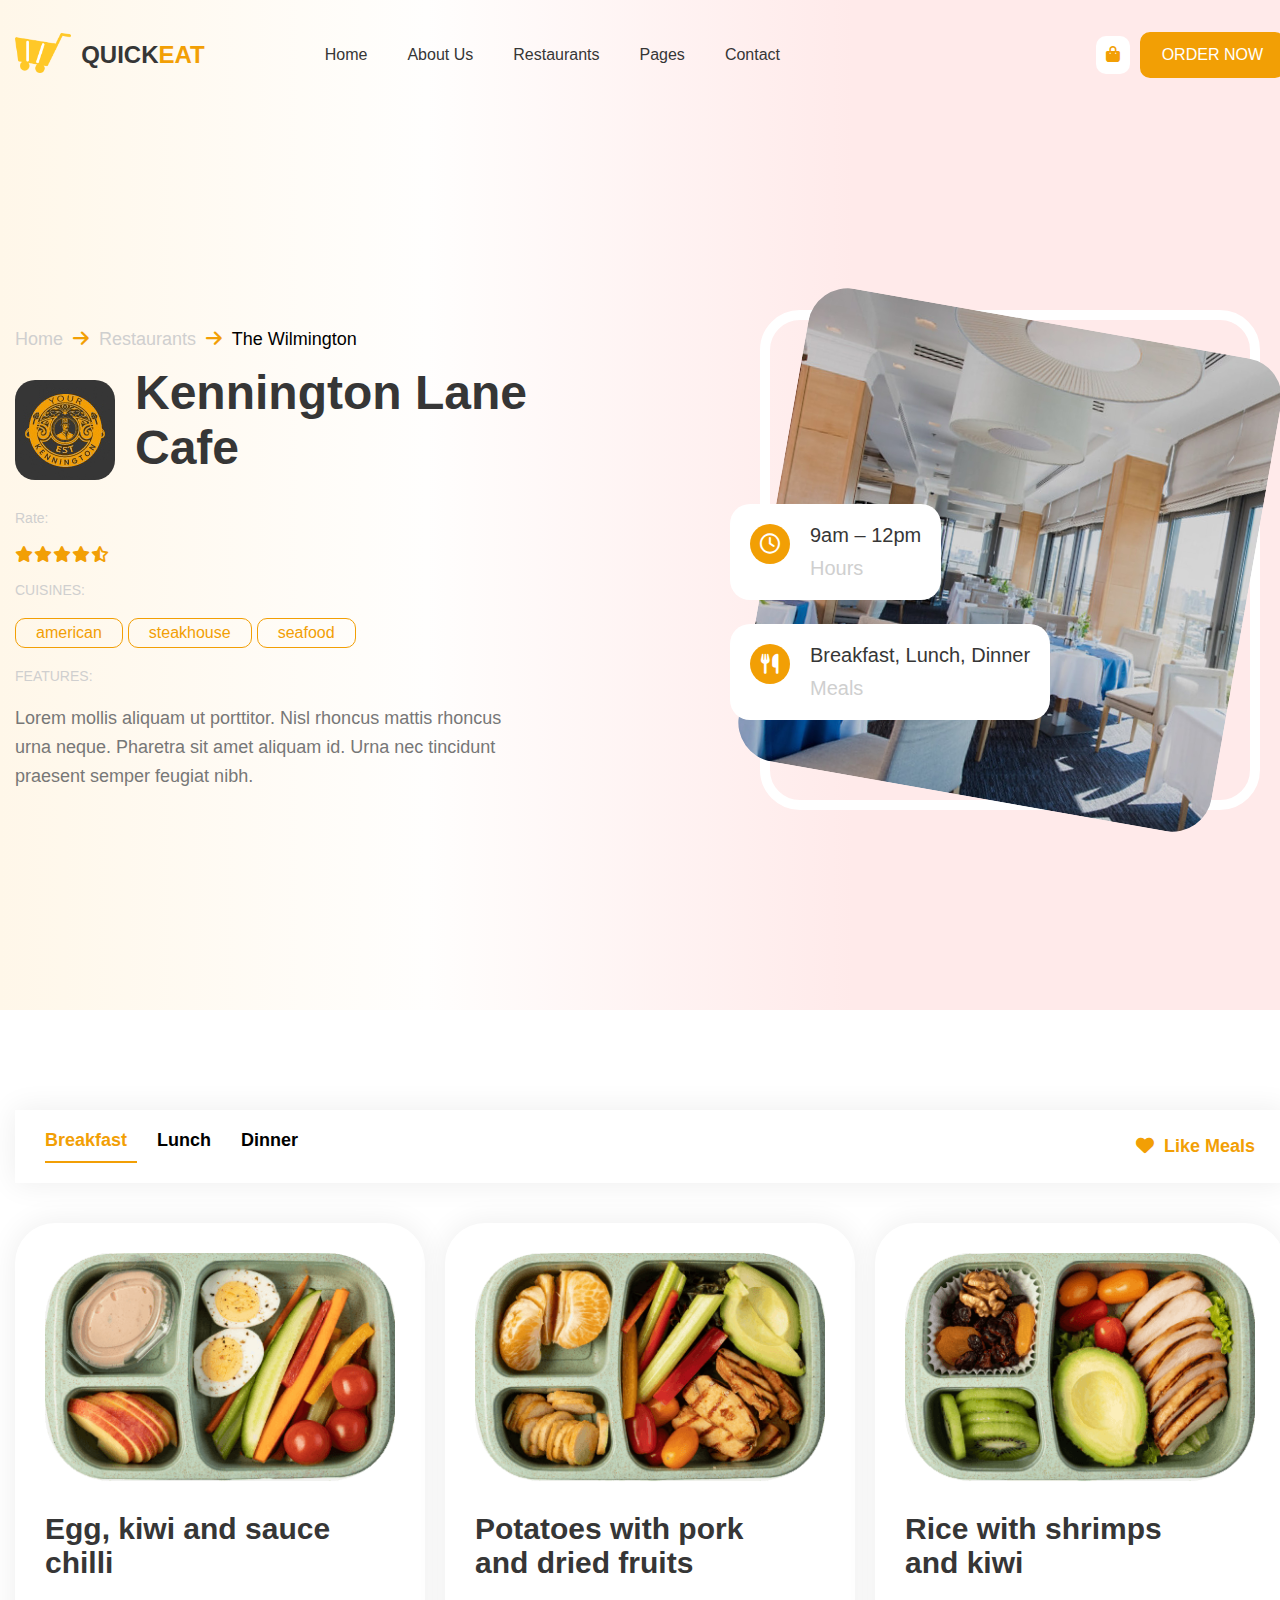
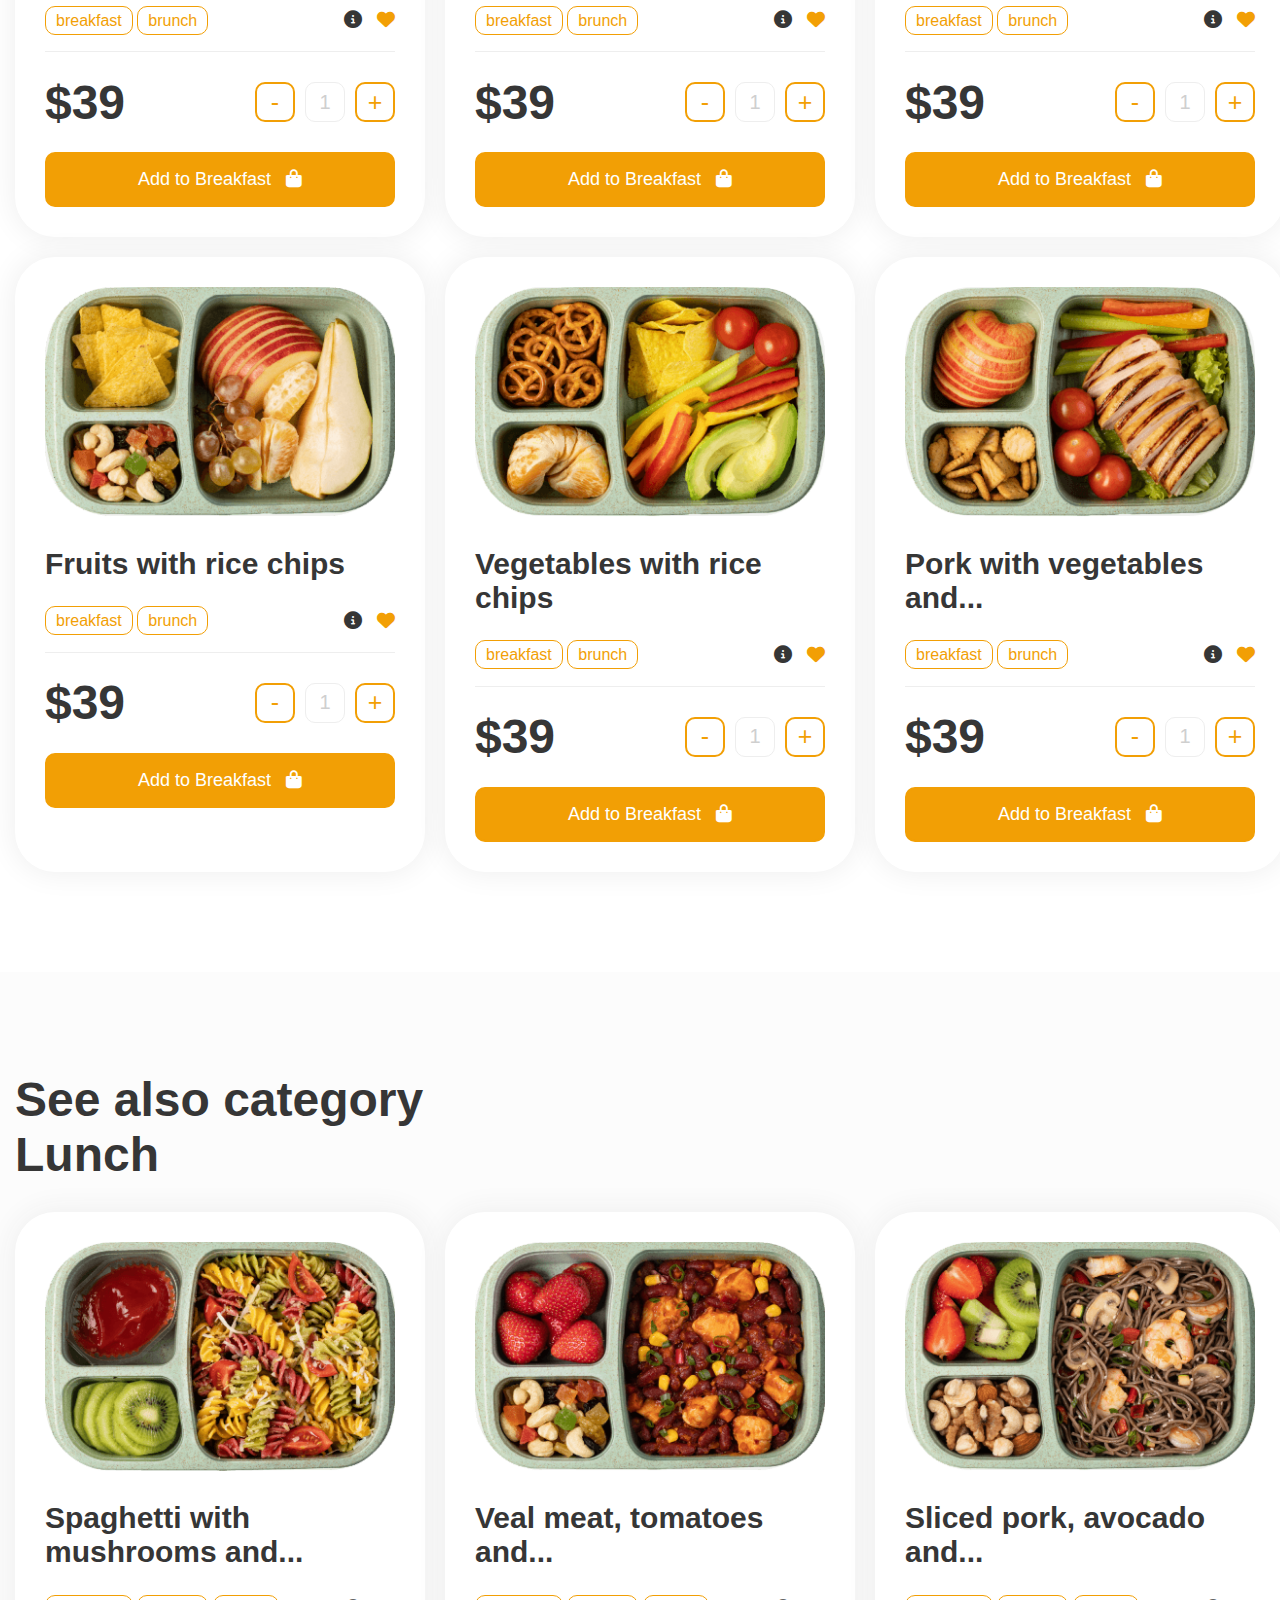
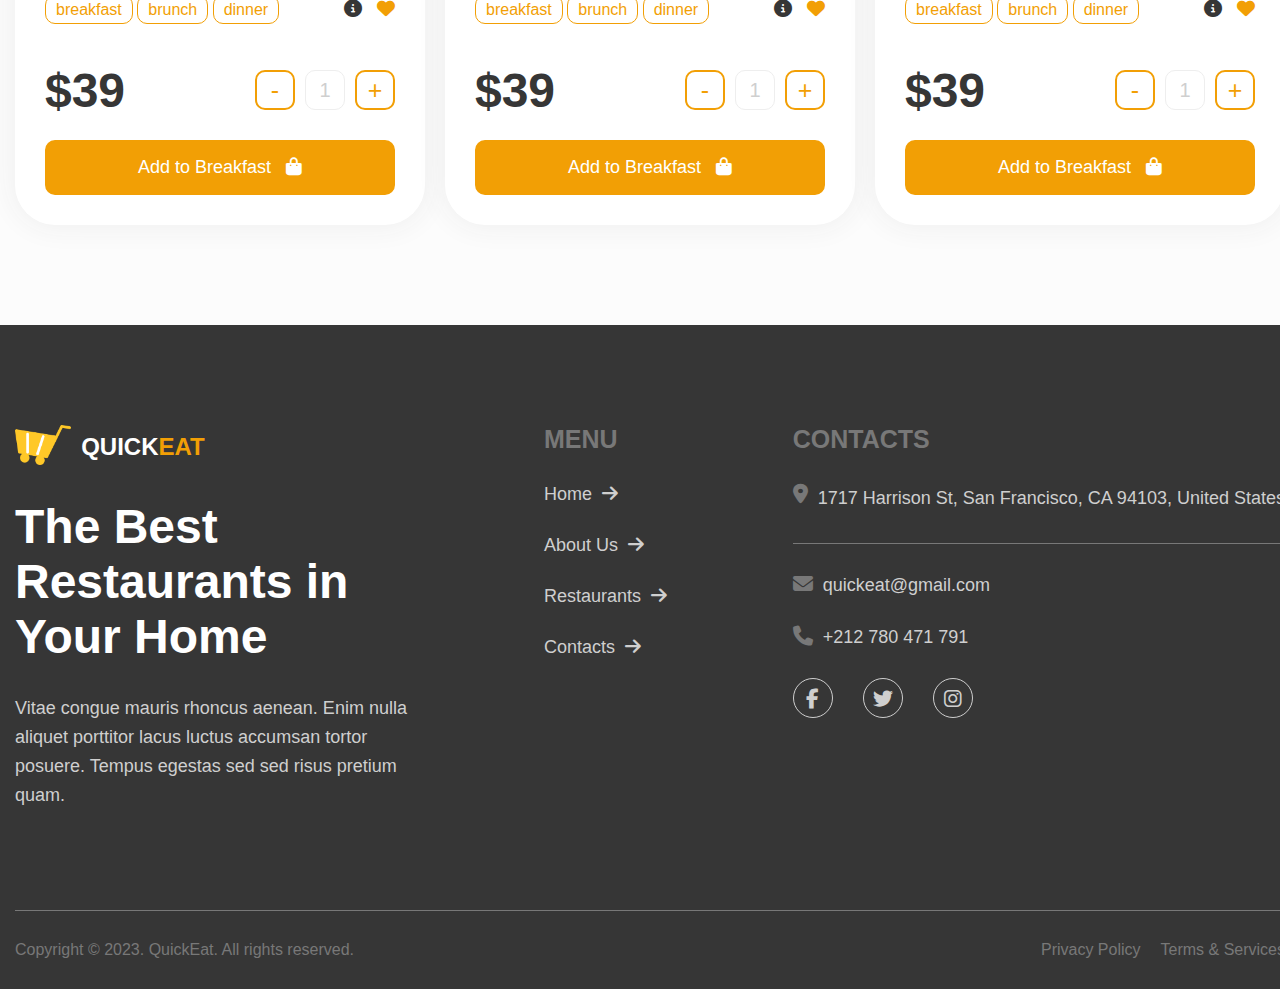
<file: restaurantCard.html>
<!DOCTYPE html>
<html lang="en">
<head>
    <meta charset="UTF-8">
    <meta name="viewport" content="width=device-width, initial-scale=1.0">
    <title>QUICKEAT</title>
    <link rel="icon" type="png" href="imgs/rocky-shopping-cart-yellow.png">
    <link rel="stylesheet" href="css/restaurantCard.css">
    <link rel="stylesheet" href="css/style.css">
    <!-- font awesome  -->
    <link
        rel="stylesheet"
        href="https://cdnjs.cloudflare.com/ajax/libs/font-awesome/6.1.2/css/all.min.css"
    />
</head>
<body>
    <header class="linear-grad">
        <div class="container flex flex-between">
            <div class="logo flex">
                <div class="image flex align-center gap-10">
                    <a href="#">
                        <img src="imgs/rocky-shopping-cart-yellow.png" class="image-logo">
                    </a>
                    <h2 class="black-color upper">quick<span class="main-color">eat</span></h2>
                </div>
                <ul class="list capitalize flex align-center">
                    <li><a href="index.html" class="black-color pr-20 pl-20 block effect transition">home</a></li>
                    <li><a href="about.html" class="black-color pr-20 pl-20 block effect transition">about us</a></li>
                    <li class="relative">
                        <a href="restaurants.html" class="black-color pr-20 pl-20 block effect transition">restaurants</a>
                        <ul class="special-list white-bg absolute pt-10 pb-10 main-shadow transition">
                            <li><a href="restaurants.html" class="black-color pr-20 pl-20 block effect transition">restaurants</a></li>
                            <li><a href="restaurantCard.html" class="black-color pr-20 pl-20 block effect transition">restaurant card</a></li>
                            <li><a href="checkout.html" class="black-color pr-20 pl-20 block effect transition">checkout</a></li>
                        </ul>
                    </li>
                    <li class="relative">
                        <a href="#" class="black-color pr-20 pl-20 block effect transition">pages</a>
                        <ul class="special-list white-bg absolute pt-10 pb-10 main-shadow transition">
                            <li><a href="block.html" class="black-color pr-20 pl-20 block effect transition">block</a></li>
                            <li><a href="singleblock.html" class="black-color pr-20 pl-20 block effect transition">single block</a></li>
                            <li><a href="services.html" class="black-color pr-20 pl-20 block effect transition">services</a></li>
                            <li><a href="faq.html" class="black-color pr-20 pl-20 block effect transition" class="upper">faq</a></li>
                            <li><a href="pricing.html" class="black-color pr-20 pl-20 block effect transition">pricing table</a></li>
                            <li><a href="partner.html" class="black-color pr-20 pl-20 block effect transition">become a partner</a></li>
                            <li><a href="notFound.html" class="black-color pr-20 pl-20 block effect transition">404</a></li>
                        </ul>
                    </li>
                    <li><a href="contacts.html" class="black-color pr-20 pl-20 block effect transition">contact</a></li>
                </ul>
            </div>
            <div class="order flex align-center gap-10">
                <div class="fit-width white-bg pd-10 rad-10 pointer">
                    <i class="fa-solid fa-bag-shopping main-color"></i>
                </div>
                <a href="checkout.html" class="now effect fit-width white-color main-bg block pd-12 pl-20 pr-20 upper rad-10 main-border transition">order now</a>
            </div>
        </div>
    </header>
    <div class="landing linear-grad">
        <div class="container full-height flex flex-between align-center pr-40">
            <section class="width-45 flex direct-column gap-30">
                <a href="index.html" class="fs-18 capitalize">
                    <span class="lgray-color">home</span>
                    <i class="fa-solid fa-arrow-right ml-5 mr-5 main-color"></i>
                    <span class="lgray-color">restaurants</span>
                    <i class="fa-solid fa-arrow-right ml-5 mr-5 main-color"></i>
                    the wilmington
                </a>
                <div class="holder flex align-start gap-20">
                    <img src="imgs/kennington.jpg" class="rad-20">
                    <h2 class="black-color fs-48 weight-900">Kennington Lane Cafe</h2>
                </div>
                <div class="down flex direct-column gap-20">
                    <span class="lgray-color fs-14 capitalize">rate:</span>
                    <div class="rating main-color flex gap-1">
                        <i class="fa-solid fa-star"></i>
                        <i class="fa-solid fa-star"></i>
                        <i class="fa-solid fa-star"></i>
                        <i class="fa-solid fa-star"></i>
                        <i class="fa-solid fa-star-half-stroke"></i>
                    </div>
                    <span class="lgray-color fs-14 upper">cuisines:</span>
                    <div class="types flex gap-5">
                        <a href="#" class="type fit-width main-color pt-5 pb-5 pl-20 pr-20 rad-10 r-effect transition">american</a>
                        <a href="#" class="type fit-width main-color pt-5 pb-5 pl-20 pr-20 rad-10 r-effect transition">steakhouse</a>
                        <a href="#" class="type fit-width main-color pt-5 pb-5 pl-20 pr-20 rad-10 r-effect transition">seafood</a>
                    </div>
                    <span class="lgray-color fs-14 upper">features:</span>
                    <p class="gray-color fs-18 line-hei-1-6">Lorem mollis aliquam ut porttitor. Nisl rhoncus mattis rhoncus urna neque. Pharetra sit amet aliquam id. Urna nec tincidunt praesent semper feugiat nibh.</p>
                </div>
            </section>
            <div class="image rad-40 relative">
                <img src="imgs/restaurantCard-landing-img.jpg" class="rad-40">
                <div class="hours fit-width white-bg pd-20 flex align-start gap-20 absolute rad-20">
                    <div class="icon white-color main-bg fs-20 flex-center rad-circle">
                        <i class="fa-regular fa-clock transition"></i>
                    </div>
                    <div class="info fs-20 flex direct-column gap-10">
                        <span class="black-color">9am – 12pm</span>
                        <span class="lgray-color capitalize">hours</span>
                    </div>
                </div>
                <div class="meal fit-width white-bg pd-20 flex align-start gap-20 absolute rad-20">
                    <div class="icon white-color main-bg fs-20 flex-center rad-circle">
                        <i class="fa-solid fa-utensils transition"></i>
                    </div>
                    <div class="info fs-20 flex direct-column gap-10">
                        <span class="black-color capitalize">breakfast, lunch, dinner</span>
                        <span class="lgray-color capitalize">meals</span>
                    </div>
                </div>
            </div>
        </div>
    </div>
    <div class="meals white-bg">
        <div class="container pt-100 pb-100">
            <div class="choice flex flex-between align-center pd-20 pl-30 pr-30 main-shadow">
                <div class="flex gap-20">
                    <input type="radio" id="breakfast" name="meal" checked>
                    <label for="breakfast" class="pb-10 pr-10">
                        <span class="fs-18 weight-900 effect capitalize block transition pointer">breakfast</span>
                    </label>
                    <input type="radio" id="lunch" name="meal">
                    <label for="lunch" class="pb-10 pr-10">
                        <span class="fs-18 weight-900 effect capitalize block transition pointer">lunch</span>
                    </label>
                    <input type="radio" id="dinner" name="meal">
                    <label for="dinner" class="pb-10 pr-10">
                        <span class="fs-18 weight-900 effect capitalize block transition pointer">dinner</span>
                    </label>
                </div>
                <a href="#" class="main-color fs-18 bold capitalize">
                    <i class="fa-solid fa-heart mr-5"></i>
                    like meals
                </a>
            </div>
            <div class="holder grid col-3 gap-20 mt-40">
                <div class="box white-bg pd-30 rad-40 flex direct-column gap-30 main-shadow">
                    <img src="imgs/egg.png">
                    <h2 class="black-color fs-30 weight-900">Egg, kiwi and sauce chilli</h2>
                    <div class="flex flex-between align-center pb-20">
                        <div>
                            <a href="#" class="type fit-width main-color pt-5 pb-5 pl-10 pr-10 rad-10 r-effect transition">breakfast</a>
                            <a href="#" class="type fit-width main-color pt-5 pb-5 pl-10 pr-10 rad-10 r-effect transition">brunch</a>
                        </div>
                        <div class="fs-18">
                            <i class="fa-solid fa-circle-info black-color mr-10"></i>
                            <i class="fa-solid fa-heart main-color"></i>
                        </div>
                    </div>
                    <div class="price flex flex-between">
                        <span class="black-color fs-48 bold pl-40">$39</span>
                        <div class="flex align-center gap-10">
                            <span class="main-color fs-25 main-border rad-10 block pointer">-</span>
                            <span class="lgray-color fs-20 rad-10 block">1</span>
                            <span class="main-color fs-25 main-border rad-10 block pointer">+</span>
                        </div>
                    </div>
                    <a href="#" class="effect full-width white-color main-bg fs-18 text-center block pd-15 rad-10 main-border transition">Add to Breakfast <i class="fa-solid fa-bag-shopping ml-10"></i></a>
                </div>
                <div class="box white-bg pd-30 rad-40 flex direct-column gap-30 main-shadow">
                    <img src="imgs/potatoes.png">
                    <h2 class="black-color fs-30 weight-900">Potatoes with pork and dried fruits</h2>
                    <div class="flex flex-between align-center pb-20">
                        <div>
                            <a href="#" class="type fit-width main-color pt-5 pb-5 pl-10 pr-10 rad-10 r-effect transition">breakfast</a>
                            <a href="#" class="type fit-width main-color pt-5 pb-5 pl-10 pr-10 rad-10 r-effect transition">brunch</a>
                        </div>
                        <div class="fs-18">
                            <i class="fa-solid fa-circle-info black-color mr-10"></i>
                            <i class="fa-solid fa-heart main-color"></i>
                        </div>
                    </div>
                    <div class="price flex flex-between">
                        <span class="black-color fs-48 bold pl-40">$39</span>
                        <div class="flex align-center gap-10">
                            <span class="main-color fs-25 main-border rad-10 block pointer">-</span>
                            <span class="lgray-color fs-20 rad-10 block">1</span>
                            <span class="main-color fs-25 main-border rad-10 block pointer">+</span>
                        </div>
                    </div>
                    <a href="#" class="effect full-width white-color main-bg fs-18 text-center block pd-15 rad-10 main-border transition">Add to Breakfast <i class="fa-solid fa-bag-shopping ml-10"></i></a>
                </div>
                <div class="box white-bg pd-30 rad-40 flex direct-column gap-30 main-shadow">
                    <img src="imgs/rice.png">
                    <h2 class="black-color fs-30 weight-900">Rice with shrimps and kiwi</h2>
                    <div class="flex flex-between align-center pb-20">
                        <div>
                            <a href="#" class="type fit-width main-color pt-5 pb-5 pl-10 pr-10 rad-10 r-effect transition">breakfast</a>
                            <a href="#" class="type fit-width main-color pt-5 pb-5 pl-10 pr-10 rad-10 r-effect transition">brunch</a>
                        </div>
                        <div class="fs-18">
                            <i class="fa-solid fa-circle-info black-color mr-10"></i>
                            <i class="fa-solid fa-heart main-color"></i>
                        </div>
                    </div>
                    <div class="price flex flex-between">
                        <span class="black-color fs-48 bold pl-40">$39</span>
                        <div class="flex align-center gap-10">
                            <span class="main-color fs-25 main-border rad-10 block pointer">-</span>
                            <span class="lgray-color fs-20 rad-10 block">1</span>
                            <span class="main-color fs-25 main-border rad-10 block pointer">+</span>
                        </div>
                    </div>
                    <a href="#" class="effect full-width white-color main-bg fs-18 text-center block pd-15 rad-10 main-border transition">Add to Breakfast <i class="fa-solid fa-bag-shopping ml-10"></i></a>
                </div>
                <div class="box white-bg pd-30 rad-40 flex direct-column gap-30 main-shadow">
                    <img src="imgs/fruits.png">
                    <h2 class="black-color fs-30 weight-900">Fruits with rice chips</h2>
                    <div class="flex flex-between align-center pb-20">
                        <div>
                            <a href="#" class="type fit-width main-color pt-5 pb-5 pl-10 pr-10 rad-10 r-effect transition">breakfast</a>
                            <a href="#" class="type fit-width main-color pt-5 pb-5 pl-10 pr-10 rad-10 r-effect transition">brunch</a>
                        </div>
                        <div class="fs-18">
                            <i class="fa-solid fa-circle-info black-color mr-10"></i>
                            <i class="fa-solid fa-heart main-color"></i>
                        </div>
                    </div>
                    <div class="price flex flex-between">
                        <span class="black-color fs-48 bold pl-40">$39</span>
                        <div class="flex align-center gap-10">
                            <span class="main-color fs-25 main-border rad-10 block pointer">-</span>
                            <span class="lgray-color fs-20 rad-10 block">1</span>
                            <span class="main-color fs-25 main-border rad-10 block pointer">+</span>
                        </div>
                    </div>
                    <a href="#" class="effect full-width white-color main-bg fs-18 text-center block pd-15 rad-10 main-border transition">Add to Breakfast <i class="fa-solid fa-bag-shopping ml-10"></i></a>
                </div>
                <div class="box white-bg pd-30 rad-40 flex direct-column gap-30 main-shadow">
                    <img src="imgs/vegetables.png">
                    <h2 class="black-color fs-30 weight-900">Vegetables with rice chips</h2>
                    <div class="flex flex-between align-center pb-20">
                        <div>
                            <a href="#" class="type fit-width main-color pt-5 pb-5 pl-10 pr-10 rad-10 r-effect transition">breakfast</a>
                            <a href="#" class="type fit-width main-color pt-5 pb-5 pl-10 pr-10 rad-10 r-effect transition">brunch</a>
                        </div>
                        <div class="fs-18">
                            <i class="fa-solid fa-circle-info black-color mr-10"></i>
                            <i class="fa-solid fa-heart main-color"></i>
                        </div>
                    </div>
                    <div class="price flex flex-between">
                        <span class="black-color fs-48 bold pl-40">$39</span>
                        <div class="flex align-center gap-10">
                            <span class="main-color fs-25 main-border rad-10 block pointer">-</span>
                            <span class="lgray-color fs-20 rad-10 block">1</span>
                            <span class="main-color fs-25 main-border rad-10 block pointer">+</span>
                        </div>
                    </div>
                    <a href="#" class="effect full-width white-color main-bg fs-18 text-center block pd-15 rad-10 main-border transition">Add to Breakfast <i class="fa-solid fa-bag-shopping ml-10"></i></a>
                </div>
                <div class="box white-bg pd-30 rad-40 flex direct-column gap-30 main-shadow">
                    <img src="imgs/pork.png">
                    <h2 class="black-color fs-30 weight-900">Pork with vegetables and...</h2>
                    <div class="flex flex-between align-center pb-20">
                        <div>
                            <a href="#" class="type fit-width main-color pt-5 pb-5 pl-10 pr-10 rad-10 r-effect transition">breakfast</a>
                            <a href="#" class="type fit-width main-color pt-5 pb-5 pl-10 pr-10 rad-10 r-effect transition">brunch</a>
                        </div>
                        <div class="fs-18">
                            <i class="fa-solid fa-circle-info black-color mr-10"></i>
                            <i class="fa-solid fa-heart main-color"></i>
                        </div>
                    </div>
                    <div class="price flex flex-between">
                        <span class="black-color fs-48 bold pl-40">$39</span>
                        <div class="flex align-center gap-10">
                            <span class="main-color fs-25 main-border rad-10 block pointer">-</span>
                            <span class="lgray-color fs-20 rad-10 block">1</span>
                            <span class="main-color fs-25 main-border rad-10 block pointer">+</span>
                        </div>
                    </div>
                    <a href="#" class="effect full-width white-color main-bg fs-18 text-center block pd-15 rad-10 main-border transition">Add to Breakfast <i class="fa-solid fa-bag-shopping ml-10"></i></a>
                </div>
            </div>
        </div>
    </div>
    <div class="category gray-bg">
        <div class="container pt-100 pb-100">
            <h2 class="black-color fs-48 weight-900 pb-30">See also category Lunch</h2>
            <div class="grid col-3 gap-20">
                <div class="box white-bg pd-30 rad-40 flex direct-column gap-30 main-shadow">
                    <img src="imgs/spaghetti.png">
                    <h2 class="black-color fs-30 weight-900">Spaghetti with mushrooms and...</h2>
                    <div class="flex flex-between align-center pb-20">
                        <div>
                            <a href="#" class="type fit-width main-color pt-5 pb-5 pl-10 pr-10 rad-10 r-effect transition">breakfast</a>
                            <a href="#" class="type fit-width main-color pt-5 pb-5 pl-10 pr-10 rad-10 r-effect transition">brunch</a>
                            <a href="#" class="type fit-width main-color pt-5 pb-5 pl-10 pr-10 rad-10 r-effect transition">dinner</a>
                        </div>
                        <div class="fs-18">
                            <i class="fa-solid fa-circle-info black-color mr-10"></i>
                            <i class="fa-solid fa-heart main-color"></i>
                        </div>
                    </div>
                    <div class="price flex flex-between">
                        <span class="full-width black-color fs-48 bold pl-40">$39</span>
                        <div class="flex align-center gap-10">
                            <span class="main-color fs-25 main-border rad-10 block pointer">-</span>
                            <span class="lgray-color fs-20 rad-10 block">1</span>
                            <span class="main-color fs-25 main-border rad-10 block pointer">+</span>
                        </div>
                    </div>
                    <a href="#" class="effect full-width white-color main-bg fs-18 text-center block pd-15 rad-10 main-border transition">Add to Breakfast <i class="fa-solid fa-bag-shopping ml-10"></i></a>
                </div>
                <div class="box white-bg pd-30 rad-40 flex direct-column gap-30 main-shadow">
                    <img src="imgs/veal.png">
                    <h2 class="black-color fs-30 weight-900">Veal meat, tomatoes and...</h2>
                    <div class="flex flex-between align-center pb-20">
                        <div>
                            <a href="#" class="type fit-width main-color pt-5 pb-5 pl-10 pr-10 rad-10 r-effect transition">breakfast</a>
                            <a href="#" class="type fit-width main-color pt-5 pb-5 pl-10 pr-10 rad-10 r-effect transition">brunch</a>
                            <a href="#" class="type fit-width main-color pt-5 pb-5 pl-10 pr-10 rad-10 r-effect transition">dinner</a>
                        </div>
                        <div class="fs-18">
                            <i class="fa-solid fa-circle-info black-color mr-10"></i>
                            <i class="fa-solid fa-heart main-color"></i>
                        </div>
                    </div>
                    <div class="price flex flex-between">
                        <span class="full-width black-color fs-48 bold pl-40">$39</span>
                        <div class="flex align-center gap-10">
                            <span class="main-color fs-25 main-border rad-10 block pointer">-</span>
                            <span class="lgray-color fs-20 rad-10 block">1</span>
                            <span class="main-color fs-25 main-border rad-10 block pointer">+</span>
                        </div>
                    </div>
                    <a href="#" class="effect full-width white-color main-bg fs-18 text-center block pd-15 rad-10 main-border transition">Add to Breakfast <i class="fa-solid fa-bag-shopping ml-10"></i></a>
                </div>
                <div class="box white-bg pd-30 rad-40 flex direct-column gap-30 main-shadow">
                    <img src="imgs/sliced.png">
                    <h2 class="black-color fs-30 weight-900">Sliced pork, avocado and...</h2>
                    <div class="flex flex-between align-center pb-20">
                        <div>
                            <a href="#" class="type fit-width main-color pt-5 pb-5 pl-10 pr-10 rad-10 r-effect transition">breakfast</a>
                            <a href="#" class="type fit-width main-color pt-5 pb-5 pl-10 pr-10 rad-10 r-effect transition">brunch</a>
                            <a href="#" class="type fit-width main-color pt-5 pb-5 pl-10 pr-10 rad-10 r-effect transition">dinner</a>
                        </div>
                        <div class="fs-18">
                            <i class="fa-solid fa-circle-info black-color mr-10"></i>
                            <i class="fa-solid fa-heart main-color"></i>
                        </div>
                    </div>
                    <div class="price flex flex-between">
                        <span class="full-width black-color fs-48 bold pl-40">$39</span>
                        <div class="flex align-center gap-10">
                            <span class="main-color fs-25 main-border rad-10 block pointer">-</span>
                            <span class="lgray-color fs-20 rad-10 block">1</span>
                            <span class="main-color fs-25 main-border rad-10 block pointer">+</span>
                        </div>
                    </div>
                    <a href="#" class="effect full-width white-color main-bg fs-18 text-center block pd-15 rad-10 main-border transition">Add to Breakfast <i class="fa-solid fa-bag-shopping ml-10"></i></a>
                </div>
            </div>
        </div>
    </div>
    <div class="footer black-bg">
        <div class="container">
            <div class="parent flex flex-between align-start pt-100 pb-100">
                <div class="box flex direct-column gap-30">
                    <div class="image flex align-center gap-10">
                        <a href="#">
                            <img src="imgs/rocky-shopping-cart-yellow.png" class="image-logo">
                        </a>
                        <h2 class="white-color upper">quick<span class="main-color">eat</span></h2>
                    </div>
                    <h2 class="white-color fs-48 weight-900">The Best Restaurants in Your Home</h2>
                    <p class="lgray-color fs-18 line-hei-1-6">Vitae congue mauris rhoncus aenean. Enim nulla aliquet porttitor lacus luctus accumsan tortor posuere. Tempus egestas sed sed risus pretium quam.</p>
                </div>
                <div class="box flex direct-column gap-30">
                    <h2 class="lblack-color fs-25 upper">menu</h2>
                    <ul class="flex direct-column gap-30">
                        <li><a href="index.html" class="lgray-color fs-18 capitalize effect transition block">home <i class="fa-solid fa-arrow-right ml-5"></i></a></li>
                        <li><a href="about.html" class="lgray-color fs-18 capitalize effect transition block">about us <i class="fa-solid fa-arrow-right ml-5"></i></a></li>
                        <li><a href="restaurants.html" class="lgray-color fs-18 capitalize effect transition block">restaurants <i class="fa-solid fa-arrow-right ml-5"></i></a></li>
                        <li><a href="contacts.html" class="lgray-color fs-18 capitalize effect transition block">contacts <i class="fa-solid fa-arrow-right ml-5"></i></a></li>
                    </ul>
                </div>
                <div class="box flex direct-column gap-30">
                    <h2 class="lblack-color fs-25 upper">contacts</h2>
                    <div class="infos fs-18 flex direct-column gap-30">
                        <div class="holder flex align-start gap-10">
                            <a href="#"><i class="fa-solid fa-location-dot fs-20 lblack-color"></i></a>
                            <p class="lgray-color line-hei-1-6">1717 Harrison St, San Francisco, CA 94103, United States</p>
                        </div>
                        <div class="hr lblack-bg"></div>
                        <div class="holder flex align-start gap-10">
                            <a href="#" class="lgray-color"><i class="fa-solid fa-envelope fs-20 lblack-color mr-10"></i>quickeat@gmail.com</a>
                        </div>
                        <div class="holder flex align-start gap-10">
                            <a href="#" class="lgray-color"><i class="fa-solid fa-phone fs-20 lblack-color mr-10"></i>+212 780 471 791</a>
                        </div>
                    </div>
                    <div class="icons flex gap-30">
                        <a href="#" class="icon special lgray-color r-effect fs-20 text-center rad-circle transition block"><i class="fa-brands fa-facebook-f"></i></a>
                        <a href="#" class="icon special lgray-color r-effect fs-20 text-center rad-circle transition block"><i class="fa-brands fa-twitter"></i></a>
                        <a href="#" class="icon special lgray-color r-effect fs-20 text-center rad-circle transition block"><i class="fa-brands fa-instagram"></i></a>
                    </div>
                </div>
            </div>
            <div class="hr lblack-bg"></div>
            <div class="copy lblack-color flex flex-between align-center pt-30 pb-30">
                <p>Copyright © 2023. QuickEat. All rights reserved.</p>
                <div class="policy flex gap-20">
                    <a href="#" class="lblack-color">Privacy Policy</a>
                    <a href="#" class="lblack-color">Terms & Services</a>
                </div>
            </div>
        </div>
    </div>
</body>
</html>
</file>
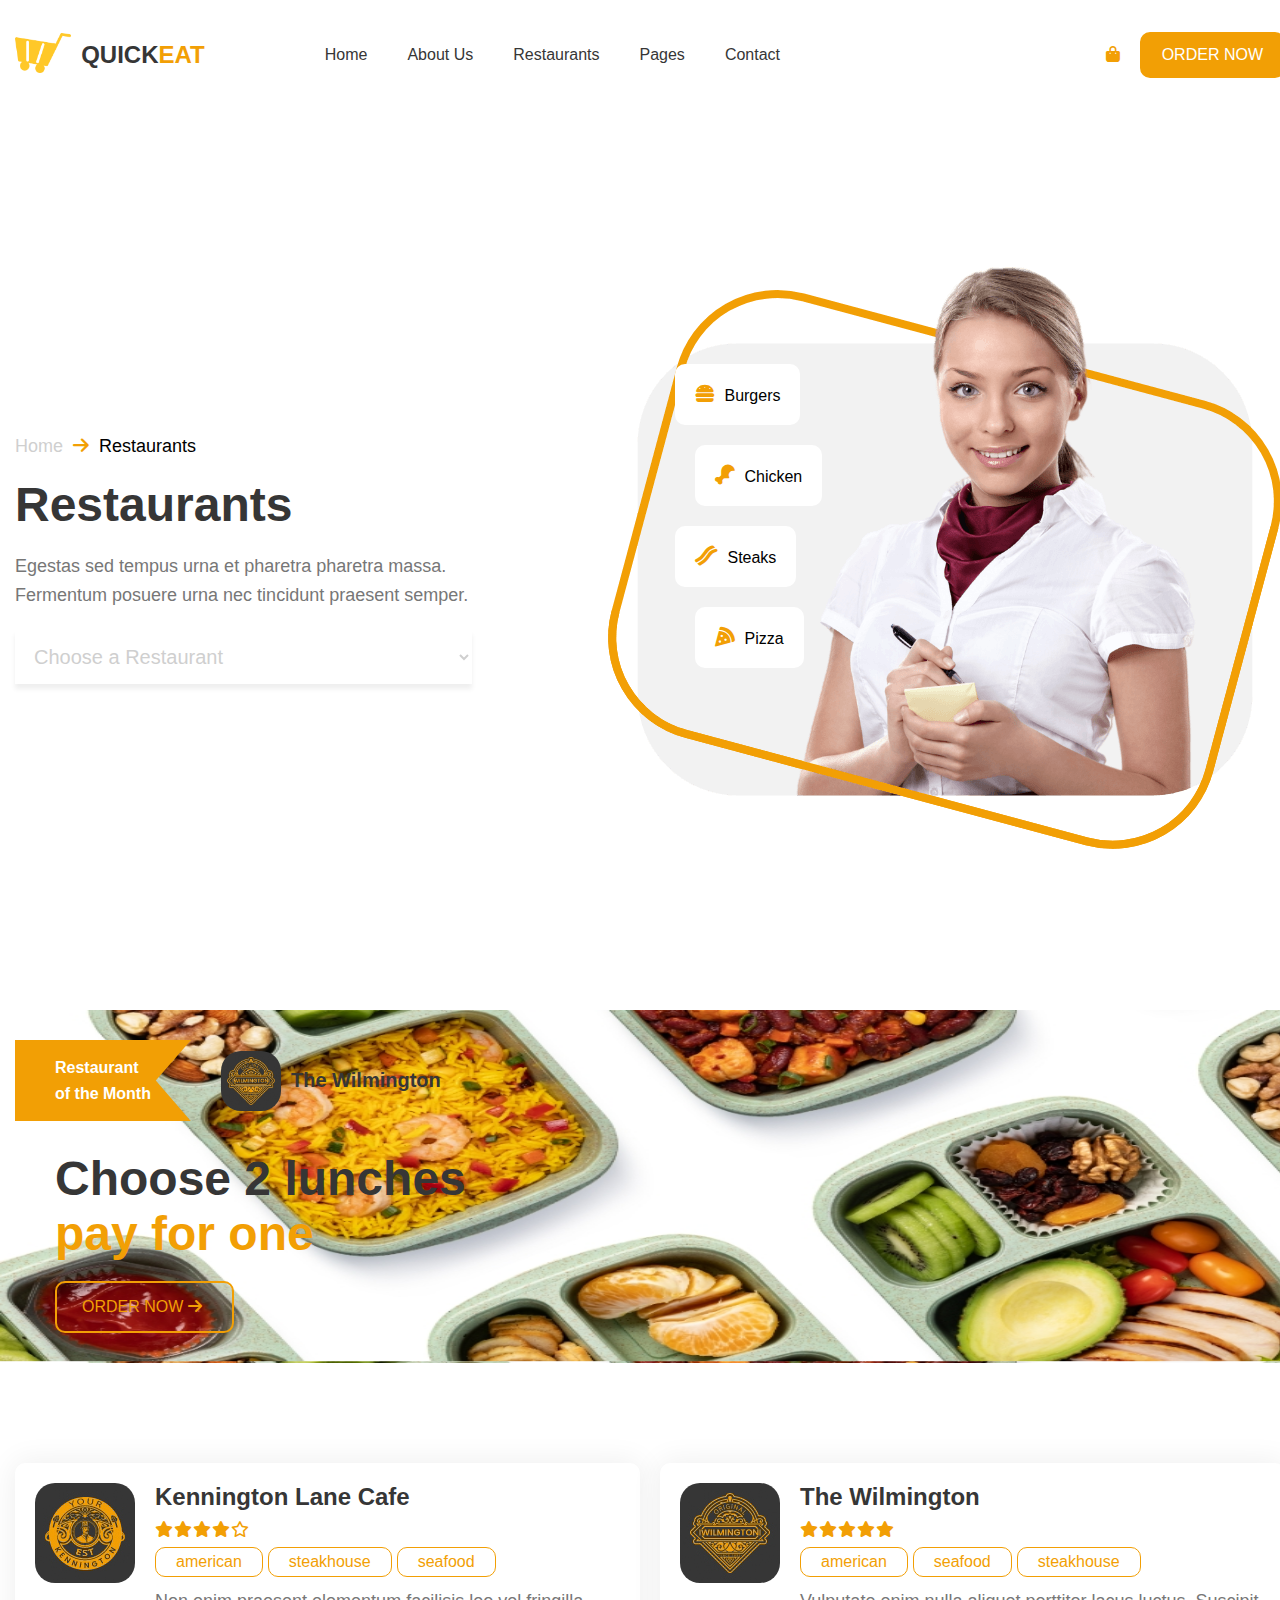
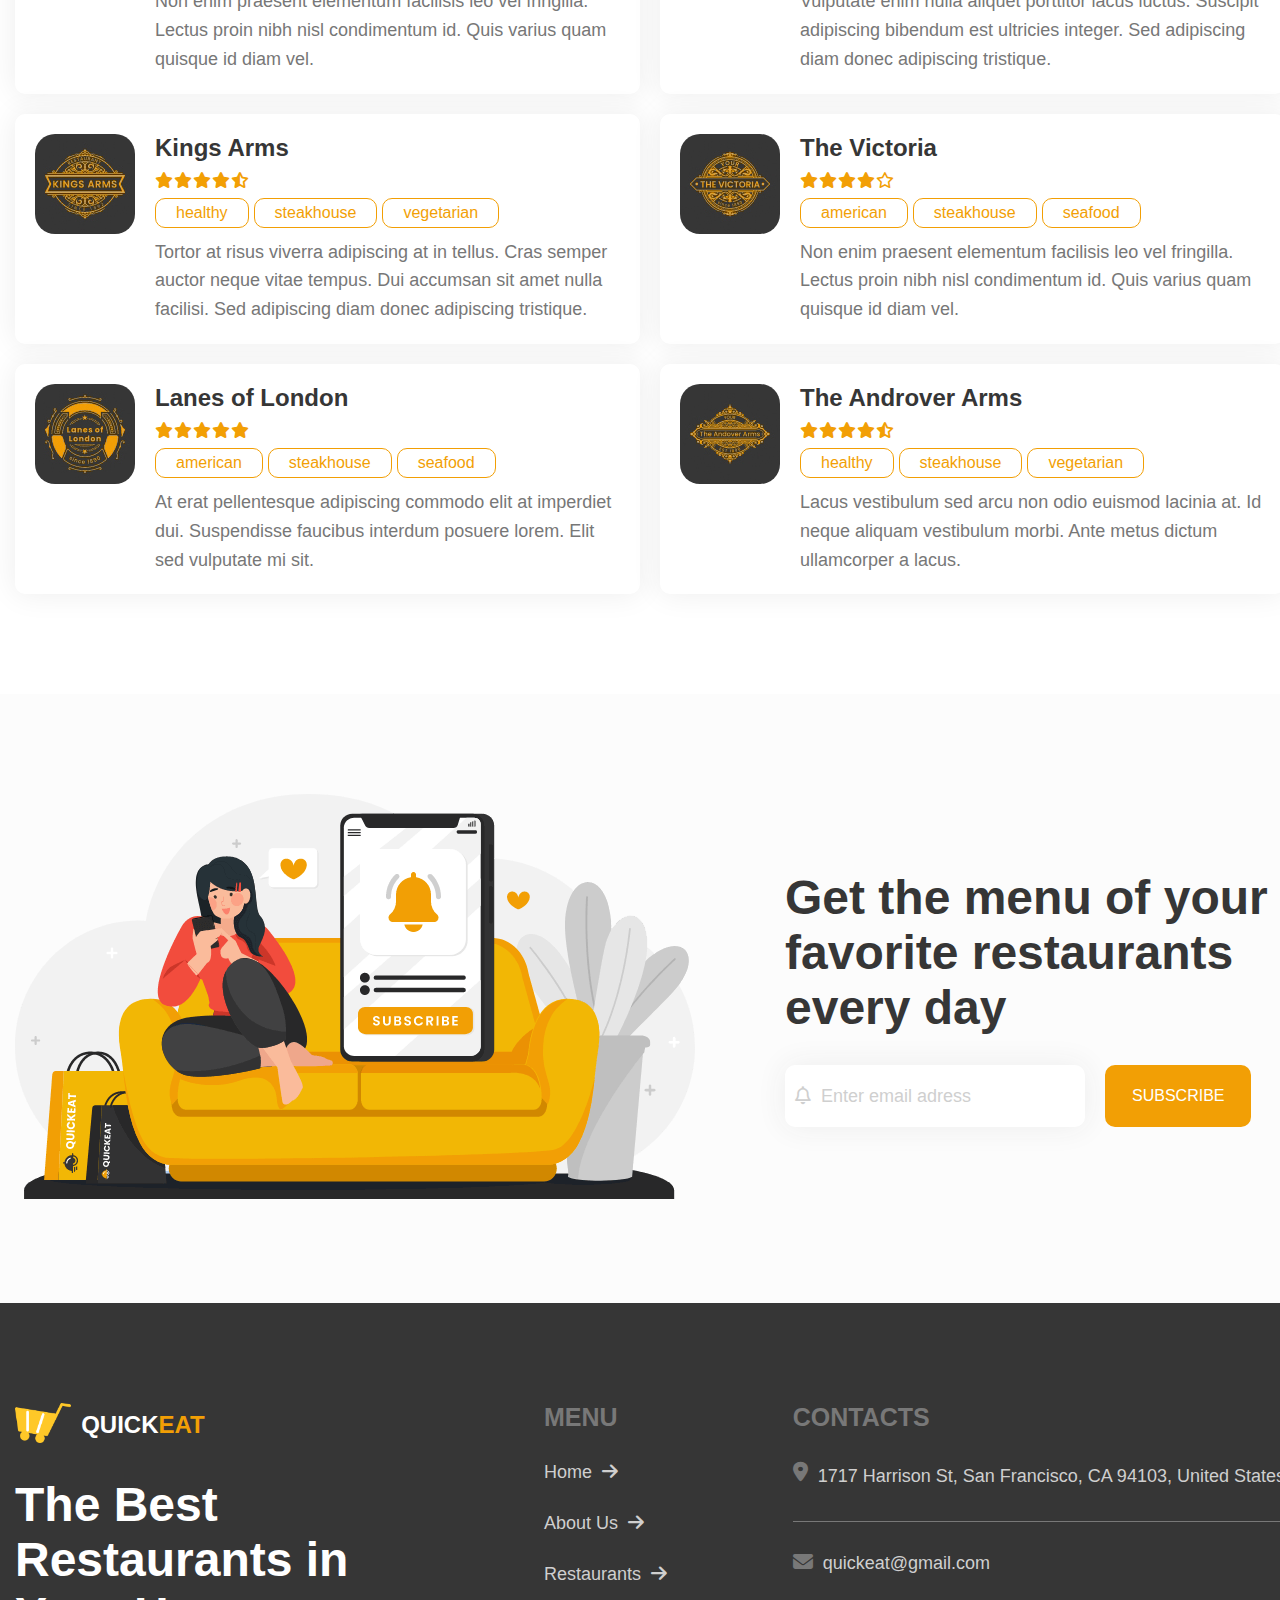
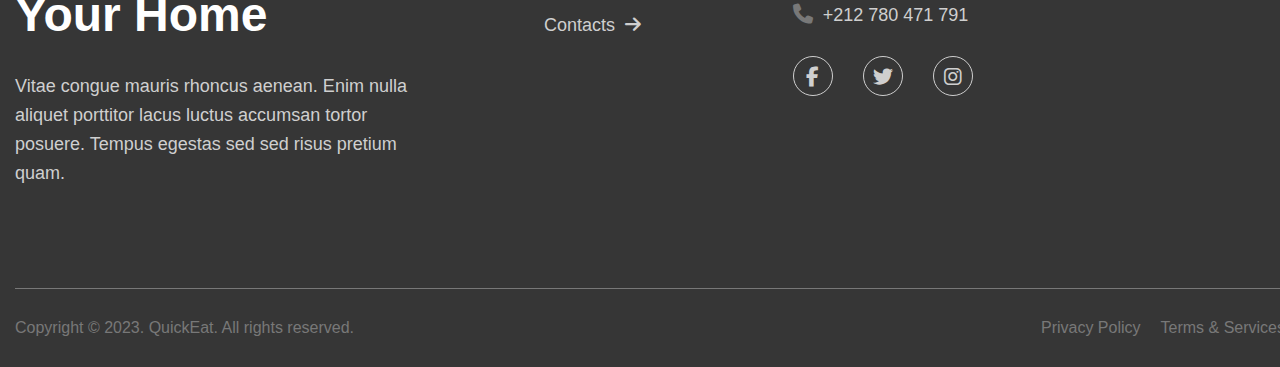
<file: restaurants.html>
<!DOCTYPE html>
<html lang="en">
<head>
    <meta charset="UTF-8">
    <meta name="viewport" content="width=device-width, initial-scale=1.0">
    <title>QUICKEAT</title>
    <link rel="icon" type="png" href="imgs/rocky-shopping-cart-yellow.png">
    <link rel="stylesheet" href="css/style.css">
    <link rel="stylesheet" href="css/restaurants.css">
    <!-- font awesome  -->
    <link
        rel="stylesheet"
        href="https://cdnjs.cloudflare.com/ajax/libs/font-awesome/6.1.2/css/all.min.css"
    />
</head>
<body>
    <header>
        <div class="container flex flex-between">
            <div class="logo flex">
                <div class="image flex align-center gap-10">
                    <a href="#">
                        <img src="imgs/rocky-shopping-cart-yellow.png" class="image-logo">
                    </a>
                    <h2 class="black-color upper">quick<span class="main-color">eat</span></h2>
                </div>
                <ul class="list capitalize flex align-center">
                    <li><a href="index.html" class="black-color pr-20 pl-20 block effect transition">home</a></li>
                    <li><a href="about.html" class="black-color pr-20 pl-20 block effect transition">about us</a></li>
                    <li class="relative">
                        <a href="restaurants.html" class="black-color pr-20 pl-20 block effect transition">restaurants</a>
                        <ul class="special-list white-bg absolute pt-10 pb-10 main-shadow transition">
                            <li><a href="restaurants.html" class="black-color pr-20 pl-20 block effect transition">restaurants</a></li>
                            <li><a href="restaurantCard.html" class="black-color pr-20 pl-20 block effect transition">restaurant card</a></li>
                            <li><a href="checkout.html" class="black-color pr-20 pl-20 block effect transition">checkout</a></li>
                        </ul>
                    </li>
                    <li class="relative">
                        <a href="#" class="black-color pr-20 pl-20 block effect transition">pages</a>
                        <ul class="special-list white-bg absolute pt-10 pb-10 main-shadow transition">
                            <li><a href="block.html" class="black-color pr-20 pl-20 block effect transition">block</a></li>
                            <li><a href="singleblock.html" class="black-color pr-20 pl-20 block effect transition">single block</a></li>
                            <li><a href="services.html" class="black-color pr-20 pl-20 block effect transition">services</a></li>
                            <li><a href="faq.html" class="black-color pr-20 pl-20 block effect transition" class="upper">faq</a></li>
                            <li><a href="pricing.html" class="black-color pr-20 pl-20 block effect transition">pricing table</a></li>
                            <li><a href="partner.html" class="black-color pr-20 pl-20 block effect transition">become a partner</a></li>
                            <li><a href="notFound.html" class="black-color pr-20 pl-20 block effect transition">404</a></li>
                        </ul>
                    </li>
                    <li><a href="contacts.html" class="black-color pr-20 pl-20 block effect transition">contact</a></li>
                </ul>
            </div>
            <div class="order flex align-center gap-10">
                <div class="fit-width white-bg pd-10 rad-10 pointer">
                    <i class="fa-solid fa-bag-shopping main-color"></i>
                </div>
                <a href="checkout.html" class="now effect fit-width white-color main-bg block pd-12 pl-20 pr-20 upper rad-10 main-border transition">order now</a>
            </div>
        </div>
    </header>
    <div class="landing">
        <div class="container full-height flex flex-between align-center">
            <section class="width-45 flex direct-column gap-20">
                <a href="index.html" class="fs-18 capitalize">
                    <span class="lgray-color">home</span>
                    <i class="fa-solid fa-arrow-right ml-5 mr-5 main-color"></i>
                    restaurants
                </a>
                <h2 class="black-color fs-48 weight-900 capitalize">Restaurants</h2>
                <p class="gray-color fs-18 line-hei-1-6">Egestas sed tempus urna et pharetra pharetra massa. Fermentum posuere urna nec tincidunt praesent semper.</p>
                <div class="select">
                    <select class="white-bg lgray-color fs-20 pd-15">
                        <option>Choose a Restaurant</option>
                        <option>Choose a Restaurant 1</option>
                        <option>Choose a Restaurant 2</option>
                        <option>Choose a Restaurant 3</option>
                        <option>Choose a Restaurant 4</option>
                    </select>
                </div>
            </section>
            <div class="waitress relative">
                <img src="imgs/restaurants-landing-img.png" class="delivery-person relative">
                <ul class="absolute">
                    <li class="fit-width white-bg pd-20 mb-20 rad-10">
                        <a href="#">
                            <i class="fa-solid fa-burger main-color fs-20 mr-5"></i>
                            <span class="capitalize">burgers</span>
                        </a>
                    </li>
                    <li class="fit-width white-bg pd-20 mb-20 ml-20 rad-10">
                        <a href="#">
                            <i class="fa-solid fa-drumstick-bite main-color fs-20 mr-5"></i>
                            <span class="capitalize">chicken</span>
                        </a>
                    </li>
                    <li class="fit-width white-bg pd-20 mb-20 rad-10">
                        <a href="#">
                            <i class="fa-solid fa-bacon main-color fs-20 mr-5"></i>
                            <span class="capitalize">steaks</span>
                        </a>
                    </li>
                    <li class="fit-width white-bg pd-20 mb-20 ml-20 rad-10">
                        <a href="#">
                            <i class="fa-solid fa-pizza-slice main-color fs-20 mr-5"></i>
                            <span class="capitalize">pizza</span>
                        </a>
                    </li>
                </ul>
            </div>
        </div>
    </div>
    <div class="choose">
        <div class="container flex direct-column gap-30 pt-30 pb-30">
            <div class="parent flex align-center gap-30">
                <div class="month fit-width white-color main-bg bold line-hei-1-6 pt-15 pb-15 pl-40 pr-40 relative">Restaurant <br> of the Month</div>
                <div class="flex align-center gap-10">
                    <img src="imgs/wilmington.jpg" class="rad-20">
                    <p class="black-color fs-20 bold">The Wilmington</p>
                </div>
            </div>
            <div class="down pl-40">
                <h2 class="black-color fs-48 weight-900">Choose 2 lunches</h2>
                <h2 class="main-color fs-48 weight-900">pay for one</h2>
                <a href="checkout.html" class="now r-effect fit-width main-color transparent-bg block pd-15 pr-25 pl-25 mt-20 upper rad-10 main-border transition">order now <i class="fa-solid fa-arrow-right mr-5"></i></a>
            </div>
        </div>
    </div>
    <div class="best-restaus white-bg pt-100 pb-100">
        <div class="container">
            <div class="holder grid col-2 gap-20">
                <div class="box white-bg flex align-start gap-20 pd-20 rad-10 main-shadow">
                    <img src="imgs/kennington.jpg" class="rad-20">
                    <div class="infos flex direct-column gap-10">
                        <h2 class="weight-900 mr-0"><a href="#" class="black-color effect transition">Kennington Lane Cafe</a></h2>
                        <div class="rate flex gap-1">
                            <i class="fa-solid fa-star main-color"></i>
                            <i class="fa-solid fa-star main-color"></i>
                            <i class="fa-solid fa-star main-color"></i>
                            <i class="fa-solid fa-star main-color"></i>
                            <i class="fa-regular fa-star main-color"></i>
                        </div>
                        <div class="types flex gap-5">
                            <a href="#" class="type fit-width main-color pt-5 pb-5 pl-20 pr-20 rad-10 r-effect transition">american</a>
                            <a href="#" class="type fit-width main-color pt-5 pb-5 pl-20 pr-20 rad-10 r-effect transition">steakhouse</a>
                            <a href="#" class="type fit-width main-color pt-5 pb-5 pl-20 pr-20 rad-10 r-effect transition">seafood</a>
                        </div>
                        <p class="gray-color fs-18 line-hei-1-6">Non enim praesent elementum facilisis leo vel fringilla. Lectus proin nibh nisl condimentum id. Quis varius quam quisque id diam vel.</p>
                    </div>
                </div>
                <div class="box white-bg flex align-start gap-20 pd-20 rad-10 main-shadow">
                    <img src="imgs/wilmington.jpg" class="rad-20">
                    <div class="infos flex direct-column gap-10">
                        <h2 class="weight-900 mr-0"><a href="#" class="black-color effect transition">The Wilmington</a></h2>
                        <div class="rate flex gap-1">
                            <i class="fa-solid fa-star main-color"></i>
                            <i class="fa-solid fa-star main-color"></i>
                            <i class="fa-solid fa-star main-color"></i>
                            <i class="fa-solid fa-star main-color"></i>
                            <i class="fa-solid fa-star main-color"></i>
                        </div>
                        <div class="types flex gap-5">
                            <a href="#" class="type fit-width main-color pt-5 pb-5 pl-20 pr-20 rad-10 r-effect transition">american</a>
                            <a href="#" class="type fit-width main-color pt-5 pb-5 pl-20 pr-20 rad-10 r-effect transition">seafood</a>
                            <a href="#" class="type fit-width main-color pt-5 pb-5 pl-20 pr-20 rad-10 r-effect transition">steakhouse</a>
                        </div>
                        <p class="gray-color fs-18 line-hei-1-6">Vulputate enim nulla aliquet porttitor lacus luctus. Suscipit adipiscing bibendum est ultricies integer. Sed adipiscing diam donec adipiscing tristique.</p>
                    </div>
                </div>
                <div class="box white-bg flex align-start gap-20 pd-20 rad-10 main-shadow">
                    <img src="imgs/kings.jpg" class="rad-20">
                    <div class="infos flex direct-column gap-10">
                        <h2 class="weight-900 mr-0"><a href="#" class="black-color effect transition">Kings Arms</a></h2>
                        <div class="rate flex gap-1">
                            <i class="fa-solid fa-star main-color"></i>
                            <i class="fa-solid fa-star main-color"></i>
                            <i class="fa-solid fa-star main-color"></i>
                            <i class="fa-solid fa-star main-color"></i>
                            <i class="fa-solid fa-star-half-stroke main-color"></i>
                        </div>
                        <div class="types flex gap-5">
                            <a href="#" class="type fit-width main-color pt-5 pb-5 pl-20 pr-20 rad-10 r-effect transition">healthy</a>
                            <a href="#" class="type fit-width main-color pt-5 pb-5 pl-20 pr-20 rad-10 r-effect transition">steakhouse</a>
                            <a href="#" class="type fit-width main-color pt-5 pb-5 pl-20 pr-20 rad-10 r-effect transition">vegetarian</a>
                        </div>
                        <p class="gray-color fs-18 line-hei-1-6">Tortor at risus viverra adipiscing at in tellus. Cras semper auctor neque vitae tempus. Dui accumsan sit amet nulla facilisi. Sed adipiscing diam donec adipiscing tristique.</p>
                    </div>
                </div>
                <div class="box white-bg flex align-start gap-20 pd-20 rad-10 main-shadow">
                    <img src="imgs/victoria.jpg" class="rad-20">
                    <div class="infos flex direct-column gap-10">
                        <h2 class="weight-900 mr-0"><a href="#" class="black-color effect transition">The Victoria</a></h2>
                        <div class="rate flex gap-1">
                            <i class="fa-solid fa-star main-color"></i>
                            <i class="fa-solid fa-star main-color"></i>
                            <i class="fa-solid fa-star main-color"></i>
                            <i class="fa-solid fa-star main-color"></i>
                            <i class="fa-regular fa-star main-color"></i>
                        </div>
                        <div class="types flex gap-5">
                            <a href="#" class="type fit-width main-color pt-5 pb-5 pl-20 pr-20 rad-10 r-effect transition">american</a>
                            <a href="#" class="type fit-width main-color pt-5 pb-5 pl-20 pr-20 rad-10 r-effect transition">steakhouse</a>
                            <a href="#" class="type fit-width main-color pt-5 pb-5 pl-20 pr-20 rad-10 r-effect transition">seafood</a>
                        </div>
                        <p class="gray-color fs-18 line-hei-1-6">Non enim praesent elementum facilisis leo vel fringilla. Lectus proin nibh nisl condimentum id. Quis varius quam quisque id diam vel.</p>
                    </div>
                </div>
                <div class="box white-bg flex align-start gap-20 pd-20 rad-10 main-shadow">
                    <img src="imgs/lanes.jpg" class="rad-20">
                    <div class="infos flex direct-column gap-10">
                        <h2 class="weight-900 mr-0"><a href="#" class="black-color effect transition">Lanes of London</a></h2>
                        <div class="rate flex gap-1">
                            <i class="fa-solid fa-star main-color"></i>
                            <i class="fa-solid fa-star main-color"></i>
                            <i class="fa-solid fa-star main-color"></i>
                            <i class="fa-solid fa-star main-color"></i>
                            <i class="fa-solid fa-star main-color"></i>
                        </div>
                        <div class="types flex gap-5">
                            <a href="#" class="type fit-width main-color pt-5 pb-5 pl-20 pr-20 rad-10 r-effect transition">american</a>
                            <a href="#" class="type fit-width main-color pt-5 pb-5 pl-20 pr-20 rad-10 r-effect transition">steakhouse</a>
                            <a href="#" class="type fit-width main-color pt-5 pb-5 pl-20 pr-20 rad-10 r-effect transition">seafood</a>
                        </div>
                        <p class="gray-color fs-18 line-hei-1-6">At erat pellentesque adipiscing commodo elit at imperdiet dui. Suspendisse faucibus interdum posuere lorem. Elit sed vulputate mi sit.</p>
                    </div>
                </div>
                <div class="box white-bg flex align-start gap-20 pd-20 rad-10 main-shadow">
                    <img src="imgs/androver.jpg" class="rad-20">
                    <div class="infos flex direct-column gap-10">
                        <h2 class="weight-900 mr-0"><a href="#" class="black-color effect transition">The Androver Arms</a></h2>
                        <div class="rate flex gap-1">
                            <i class="fa-solid fa-star main-color"></i>
                            <i class="fa-solid fa-star main-color"></i>
                            <i class="fa-solid fa-star main-color"></i>
                            <i class="fa-solid fa-star main-color"></i>
                            <i class="fa-solid fa-star-half-stroke main-color"></i>
                        </div>
                        <div class="types flex gap-5">
                            <a href="#" class="type fit-width main-color pt-5 pb-5 pl-20 pr-20 rad-10 r-effect transition">healthy</a>
                            <a href="#" class="type fit-width main-color pt-5 pb-5 pl-20 pr-20 rad-10 r-effect transition">steakhouse</a>
                            <a href="#" class="type fit-width main-color pt-5 pb-5 pl-20 pr-20 rad-10 r-effect transition">vegetarian</a>
                        </div>
                        <p class="gray-color fs-18 line-hei-1-6">Lacus vestibulum sed arcu non odio euismod lacinia at. Id neque aliquam vestibulum morbi. Ante metus dictum ullamcorper a lacus.</p>
                    </div>
                </div>
            </div>
        </div>
    </div>
    <div class="favorite gray-bg">
        <div class="container flex gap-30 pt-100 pb-100">
            <div class="image">
                <img src="imgs/favorite-restaurant.png">
            </div>
            <div class="infos flex direct-column center gap-30">
                <h2 class="black-color fs-48 weight-900">Get the menu of your favorite restaurants every day</h2>
                <div class="lgray-color flex gap-20">
                    <div class="input-box fs-18 white-bg pl-10 flex align-center gap-10 rad-10 main-shadow">
                        <i class="fa-regular fa-bell"></i>
                        <input type="text" placeholder="Enter email adress" class="lgray-color fs-18">
                    </div>
                    <a href="#" class="effect fit-width white-color main-bg block pd-20 pr-25 pl-25 upper rad-10 main-border transition">subscribe</a>
                </div>
            </div>
        </div>
    </div>
    <div class="footer black-bg">
        <div class="container">
            <div class="parent flex flex-between align-start pt-100 pb-100">
                <div class="box flex direct-column gap-30">
                    <div class="image flex align-center gap-10">
                        <a href="#">
                            <img src="imgs/rocky-shopping-cart-yellow.png" class="image-logo">
                        </a>
                        <h2 class="white-color upper">quick<span class="main-color">eat</span></h2>
                    </div>
                    <h2 class="white-color fs-48 weight-900">The Best Restaurants in Your Home</h2>
                    <p class="lgray-color fs-18 line-hei-1-6">Vitae congue mauris rhoncus aenean. Enim nulla aliquet porttitor lacus luctus accumsan tortor posuere. Tempus egestas sed sed risus pretium quam.</p>
                </div>
                <div class="box flex direct-column gap-30">
                    <h2 class="lblack-color fs-25 upper">menu</h2>
                    <ul class="flex direct-column gap-30">
                        <li><a href="index.html" class="lgray-color fs-18 capitalize effect transition block">home <i class="fa-solid fa-arrow-right ml-5"></i></a></li>
                        <li><a href="about.html" class="lgray-color fs-18 capitalize effect transition block">about us <i class="fa-solid fa-arrow-right ml-5"></i></a></li>
                        <li><a href="restaurants.html" class="lgray-color fs-18 capitalize effect transition block">restaurants <i class="fa-solid fa-arrow-right ml-5"></i></a></li>
                        <li><a href="contacts.html" class="lgray-color fs-18 capitalize effect transition block">contacts <i class="fa-solid fa-arrow-right ml-5"></i></a></li>
                    </ul>
                </div>
                <div class="box flex direct-column gap-30">
                    <h2 class="lblack-color fs-25 upper">contacts</h2>
                    <div class="infos fs-18 flex direct-column gap-30">
                        <div class="holder flex align-start gap-10">
                            <a href="#"><i class="fa-solid fa-location-dot fs-20 lblack-color"></i></a>
                            <p class="lgray-color line-hei-1-6">1717 Harrison St, San Francisco, CA 94103, United States</p>
                        </div>
                        <div class="hr lblack-bg"></div>
                        <div class="holder flex align-start gap-10">
                            <a href="#" class="lgray-color"><i class="fa-solid fa-envelope fs-20 lblack-color mr-10"></i>quickeat@gmail.com</a>
                        </div>
                        <div class="holder flex align-start gap-10">
                            <a href="#" class="lgray-color"><i class="fa-solid fa-phone fs-20 lblack-color mr-10"></i>+212 780 471 791</a>
                        </div>
                    </div>
                    <div class="icons flex gap-30">
                        <a href="#" class="icon special lgray-color r-effect fs-20 text-center rad-circle transition block"><i class="fa-brands fa-facebook-f"></i></a>
                        <a href="#" class="icon special lgray-color r-effect fs-20 text-center rad-circle transition block"><i class="fa-brands fa-twitter"></i></a>
                        <a href="#" class="icon special lgray-color r-effect fs-20 text-center rad-circle transition block"><i class="fa-brands fa-instagram"></i></a>
                    </div>
                </div>
            </div>
            <div class="hr lblack-bg"></div>
            <div class="copy lblack-color flex flex-between align-center pt-30 pb-30">
                <p>Copyright © 2023. QuickEat. All rights reserved.</p>
                <div class="policy flex gap-20">
                    <a href="#" class="lblack-color">Privacy Policy</a>
                    <a href="#" class="lblack-color">Terms & Services</a>
                </div>
            </div>
        </div>
    </div>
</body>
</html>
</file>
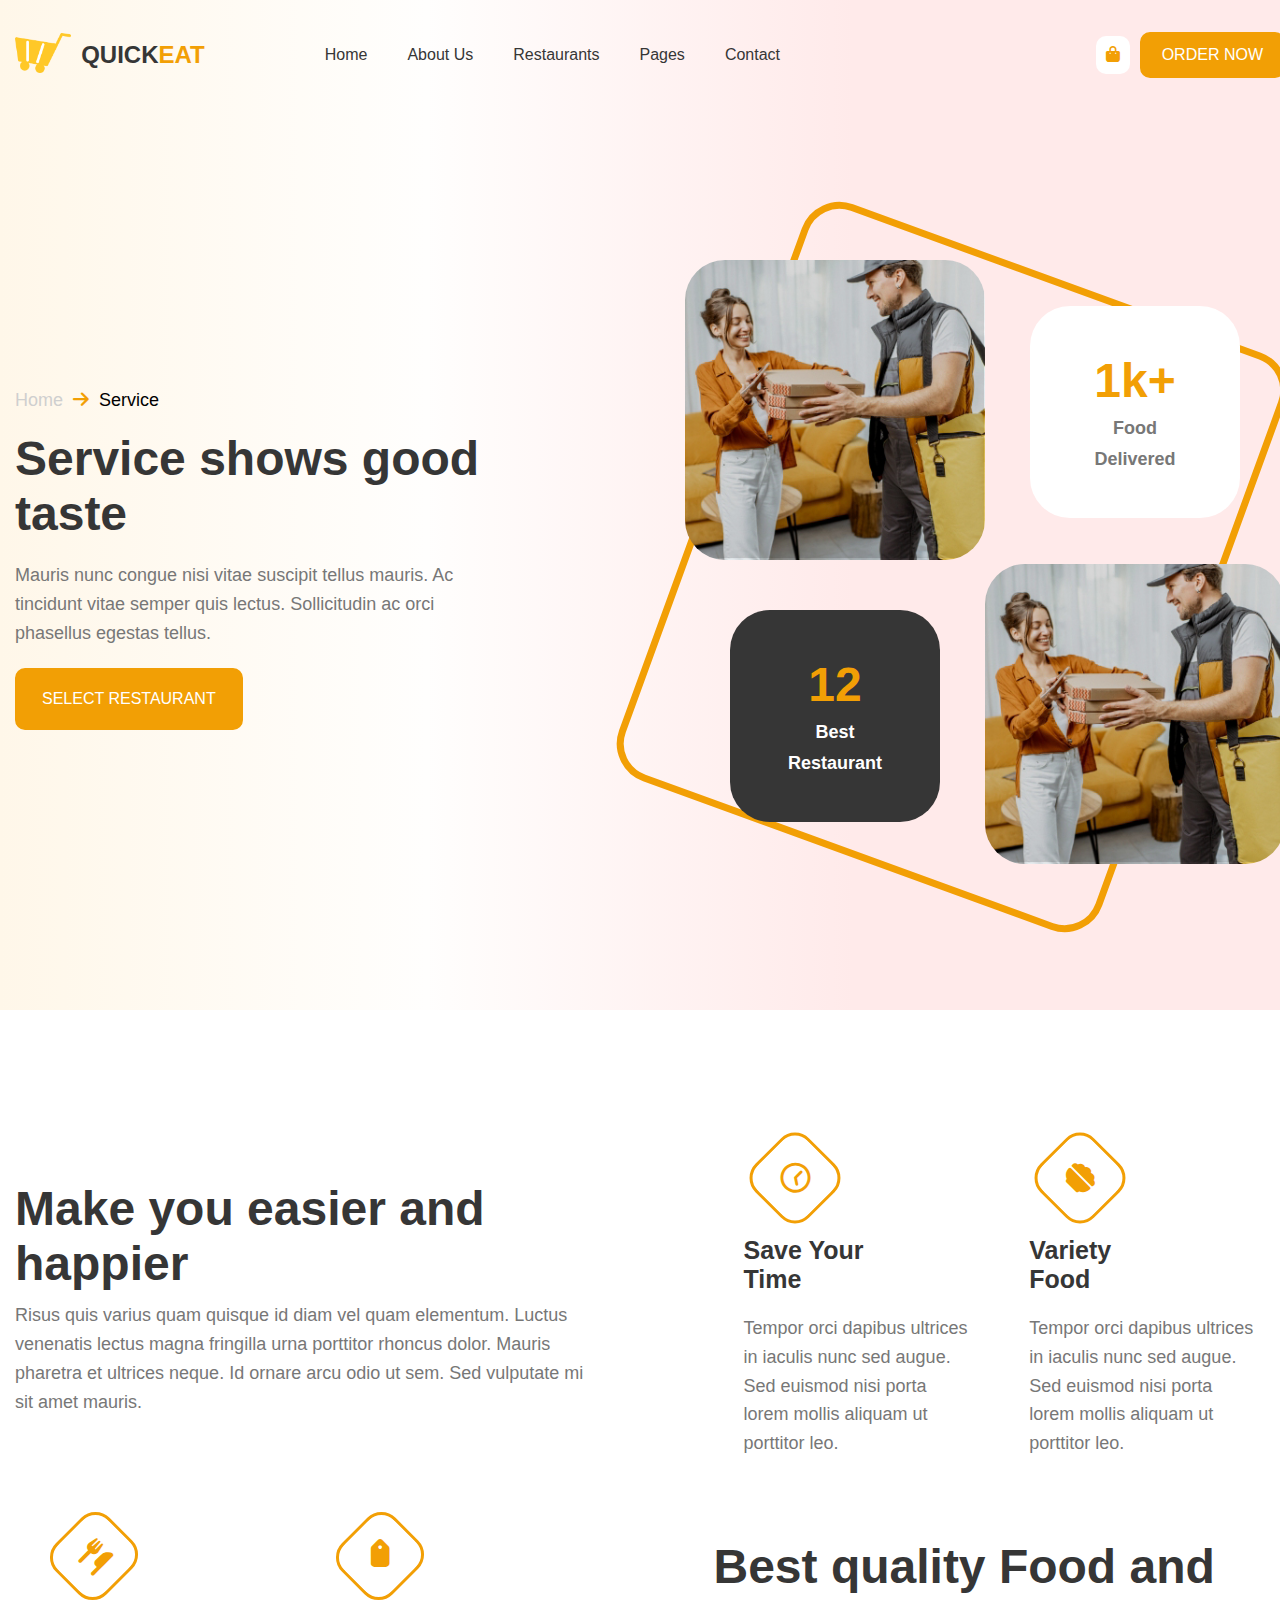
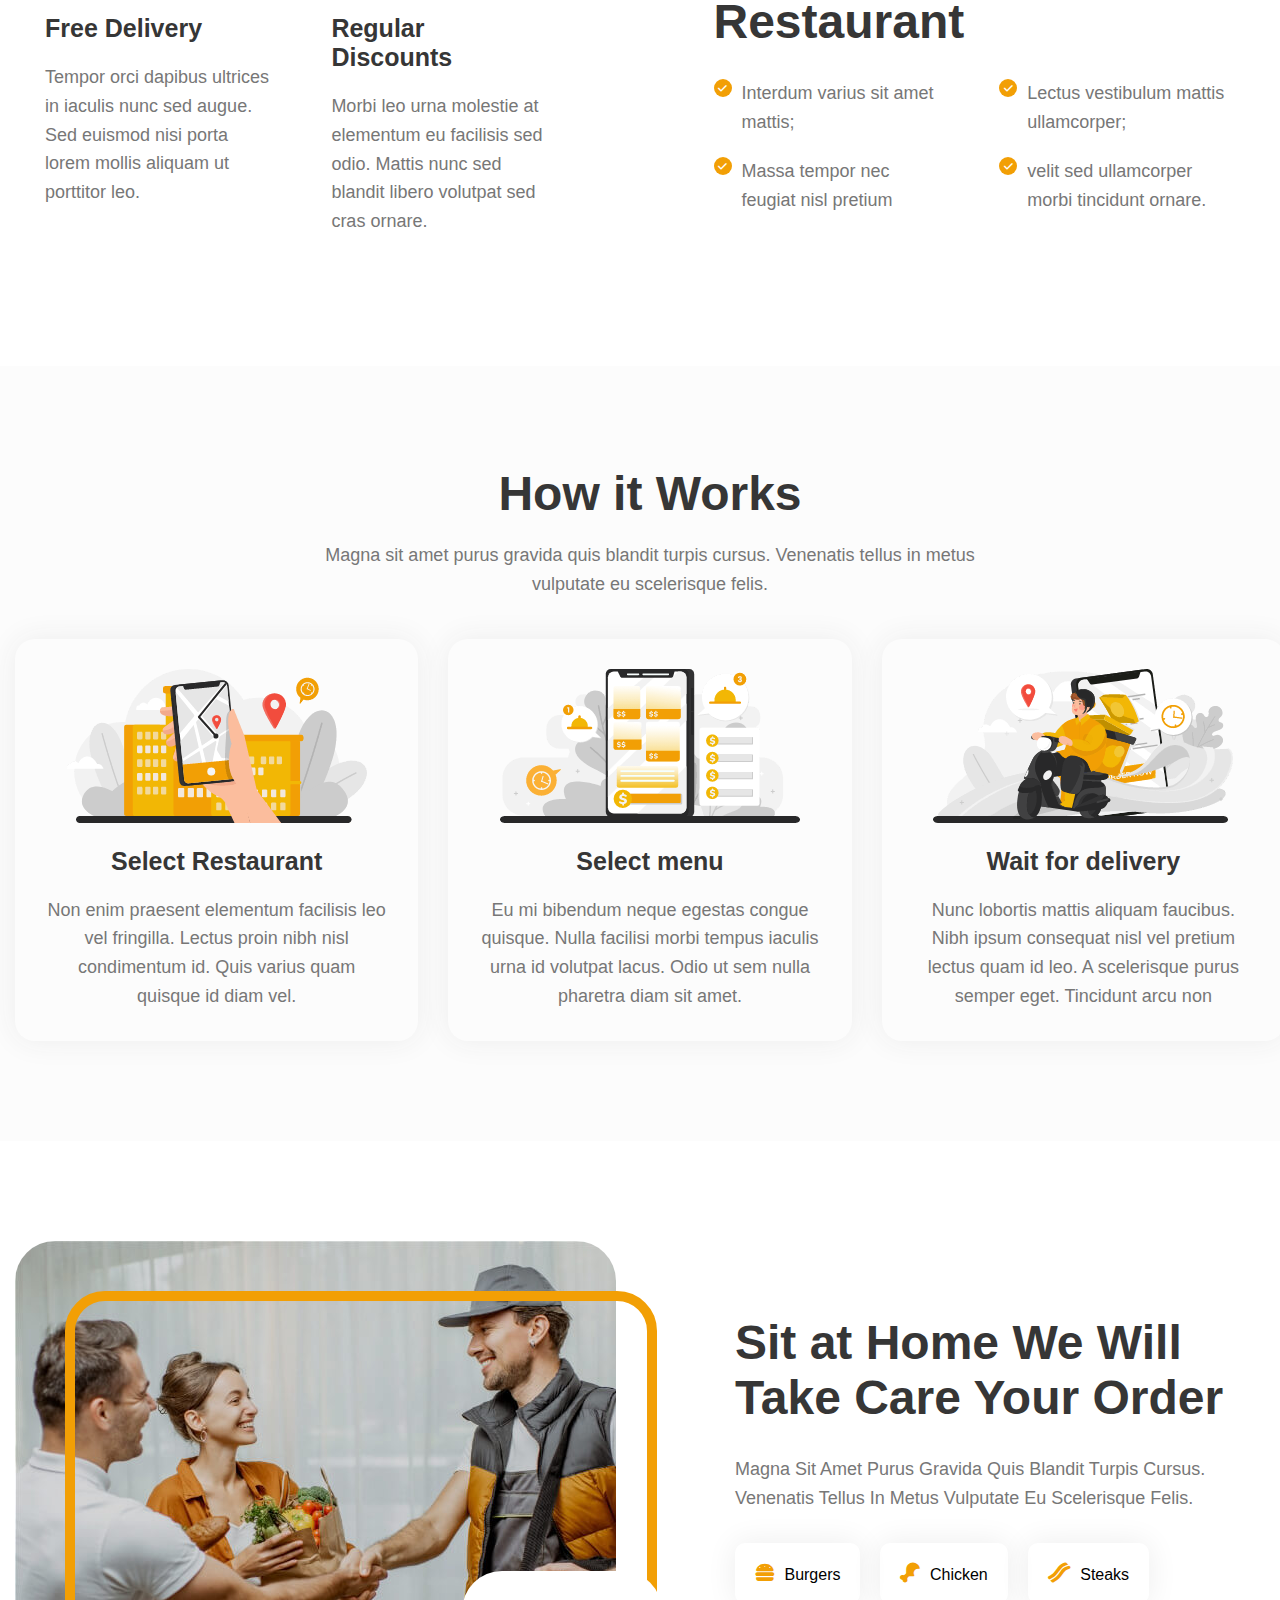
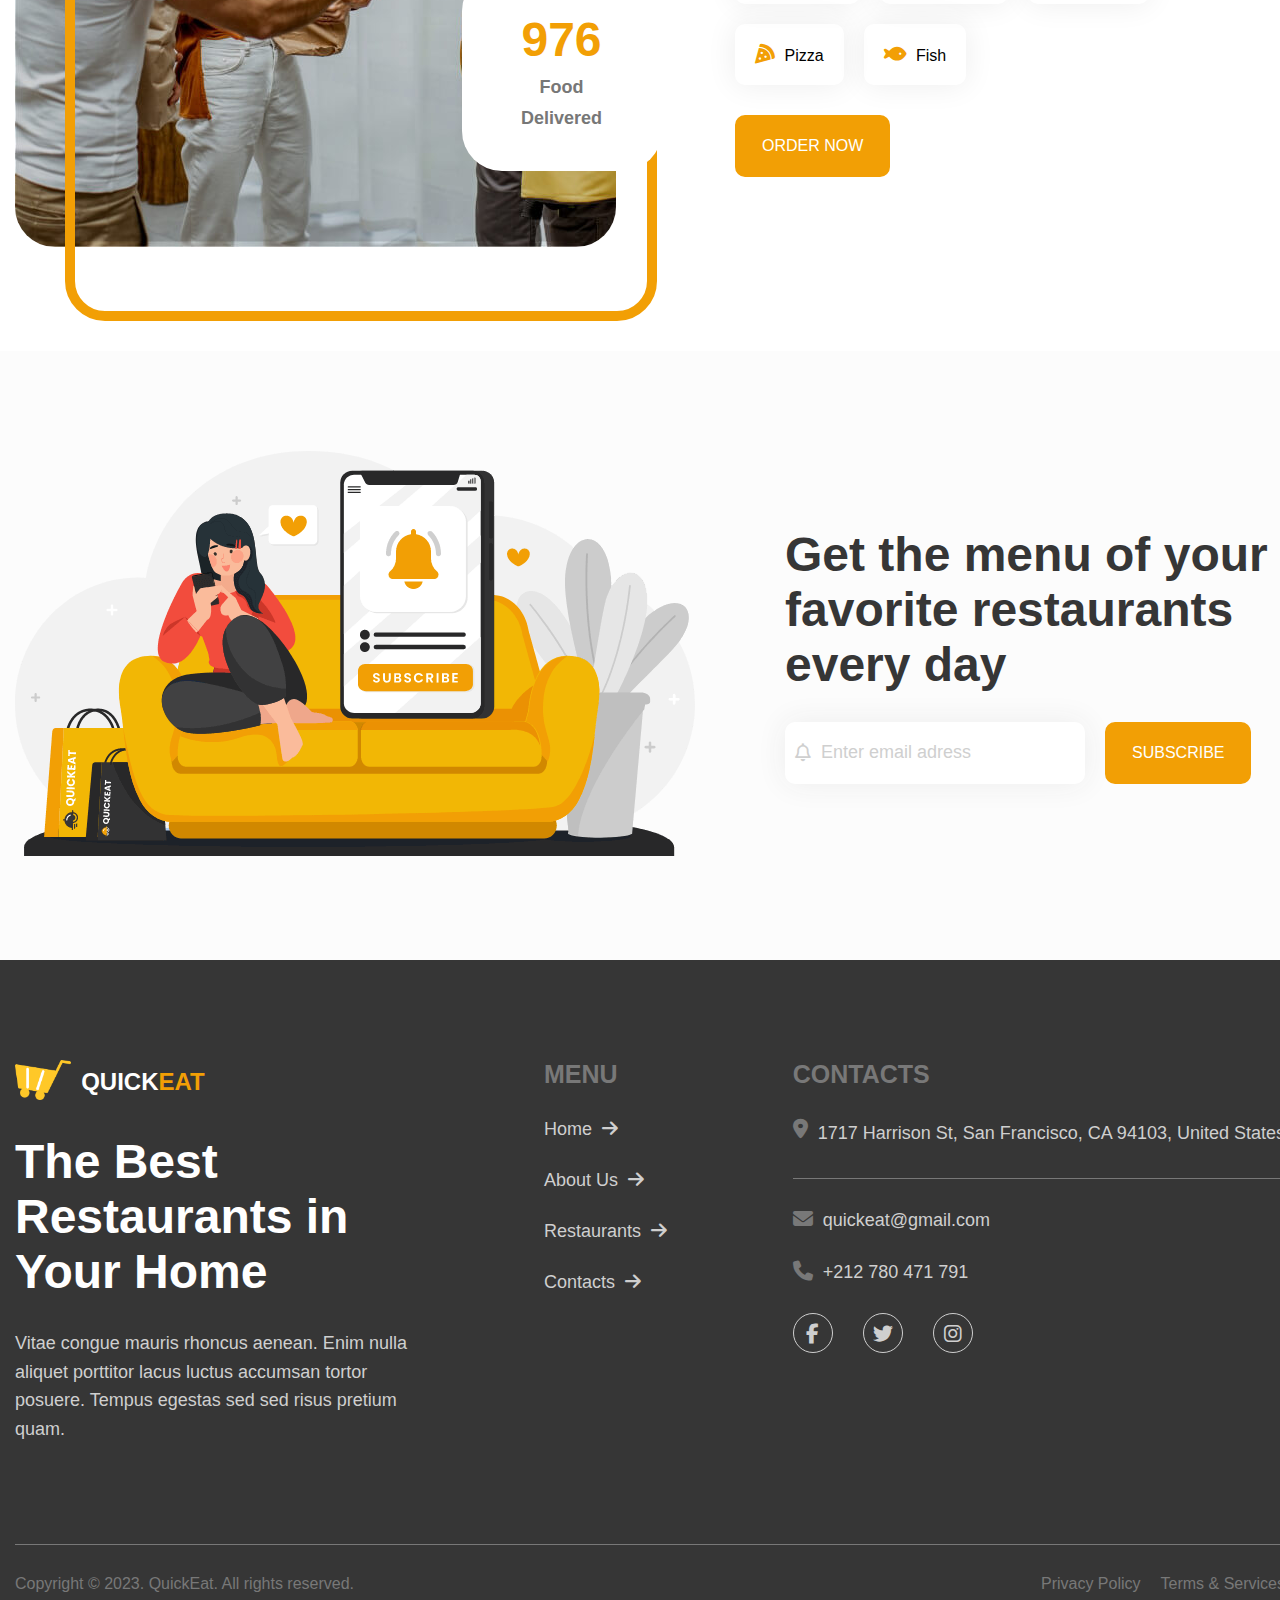
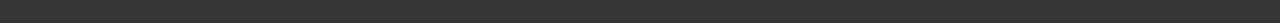
<file: services.html>
<!DOCTYPE html>
<html lang="en">
<head>
    <meta charset="UTF-8">
    <meta name="viewport" content="width=device-width, initial-scale=1.0">
    <title>QUICKEAT</title>
    <link rel="icon" type="png" href="imgs/rocky-shopping-cart-yellow.png">
    <link rel="stylesheet" href="css/style.css">
    <link rel="stylesheet" href="css/services.css">
    <!-- font awesome  -->
    <link
        rel="stylesheet"
        href="https://cdnjs.cloudflare.com/ajax/libs/font-awesome/6.1.2/css/all.min.css"
    />
</head>
<body>
    <header class="linear-grad">
        <div class="container flex flex-between">
            <div class="logo flex">
                <div class="image flex align-center gap-10">
                    <a href="#">
                        <img src="imgs/rocky-shopping-cart-yellow.png" class="image-logo">
                    </a>
                    <h2 class="black-color upper">quick<span class="main-color">eat</span></h2>
                </div>
                <ul class="list capitalize flex align-center">
                    <li><a href="index.html" class="black-color pr-20 pl-20 block effect transition">home</a></li>
                    <li><a href="about.html" class="black-color pr-20 pl-20 block effect transition">about us</a></li>
                    <li class="relative">
                        <a href="restaurants.html" class="black-color pr-20 pl-20 block effect transition">restaurants</a>
                        <ul class="special-list white-bg absolute pt-10 pb-10 main-shadow transition">
                            <li><a href="restaurants.html" class="black-color pr-20 pl-20 block effect transition">restaurants</a></li>
                            <li><a href="restaurantCard.html" class="black-color pr-20 pl-20 block effect transition">restaurant card</a></li>
                            <li><a href="checkout.html" class="black-color pr-20 pl-20 block effect transition">checkout</a></li>
                        </ul>
                    </li>
                    <li class="relative">
                        <a href="#" class="black-color pr-20 pl-20 block effect transition">pages</a>
                        <ul class="special-list white-bg absolute pt-10 pb-10 main-shadow transition">
                            <li><a href="block.html" class="black-color pr-20 pl-20 block effect transition">block</a></li>
                            <li><a href="singleblock.html" class="black-color pr-20 pl-20 block effect transition">single block</a></li>
                            <li><a href="services.html" class="black-color pr-20 pl-20 block effect transition">services</a></li>
                            <li><a href="faq.html" class="black-color pr-20 pl-20 block effect transition" class="upper">faq</a></li>
                            <li><a href="pricing.html" class="black-color pr-20 pl-20 block effect transition">pricing table</a></li>
                            <li><a href="partner.html" class="black-color pr-20 pl-20 block effect transition">become a partner</a></li>
                            <li><a href="notFound.html" class="black-color pr-20 pl-20 block effect transition">404</a></li>
                        </ul>
                    </li>
                    <li><a href="contacts.html" class="black-color pr-20 pl-20 block effect transition">contact</a></li>
                </ul>
            </div>
            <div class="order flex align-center gap-10">
                <div class="fit-width white-bg pd-10 rad-10 pointer">
                    <i class="fa-solid fa-bag-shopping main-color"></i>
                </div>
                <a href="checkout.html" class="now effect fit-width white-color main-bg block pd-12 pl-20 pr-20 upper rad-10 main-border transition">order now</a>
            </div>
        </div>
    </header>
    <div class="landing linear-grad">
        <div class="container full-height flex flex-between align-center">
            <section class="width-45 flex direct-column gap-20">
                <a href="index.html" class="fs-18 capitalize">
                    <span class="lgray-color">home</span>
                    <i class="fa-solid fa-arrow-right ml-5 mr-5 main-color"></i>
                    service
                </a>
                <h2 class="black-color fs-48 weight-900">Service shows good taste</h2>
                <p class="gray-color fs-18 line-hei-1-6">Mauris nunc congue nisi vitae suscipit tellus mauris. Ac tincidunt vitae semper quis lectus. Sollicitudin ac orci phasellus egestas tellus.</p>
                <a href="restaurants.html" class="now effect fit-width white-color main-bg block pd-20 pr-25 pl-25 upper rad-10 main-border transition">select restaurant</a>
            </section>
            <div class="parent relative">
                <div class="content relative">
                    <div class="holder flex">
                        <div class="image">
                            <img src="imgs/services-landing-img.jpg" class="rad-40">
                        </div>
                        <div class="caption flex-center">
                            <div class="white-bg flex-center direct-column gap-10 rad-40">
                                <p class="main-color fs-48 weight-900">1k+</p>
                                <p class="gray-color fs-18 bold capitalize">food</p>
                                <p class="gray-color fs-18 bold capitalize">delivered</p>
                            </div>
                        </div>
                    </div>
                    <div class="holder flex">
                        <div class="caption flex-center">
                            <div class="black-bg flex-center direct-column gap-10 rad-40">
                                <p class="main-color fs-48 weight-900">12</p>
                                <p class="white-color fs-18 bold capitalize">best</p>
                                <p class="white-color fs-18 bold capitalize">restaurant</p>
                            </div>
                        </div>
                        <div class="image">
                            <img src="imgs/services-landing-img.jpg" class="rad-40">
                        </div>
                    </div>
                </div>
            </div>
        </div>
    </div>
    <div class="easier white-bg">
        <div class="container pt-100 pb-100">
            <section class="flex flex-between">
                <div class="box width-45 flex center direct-column gap-10">
                    <h2 class="black-color fs-48 weight-900">Make you easier and happier</h2>
                    <p class="gray-color fs-18 line-hei-1-6">Risus quis varius quam quisque id diam vel quam elementum. Luctus venenatis lectus magna fringilla urna porttitor rhoncus dolor. Mauris pharetra et ultrices neque. Id ornare arcu odio ut sem. Sed vulputate mi sit amet mauris.</p>
                </div>
                <div class="box width-45 flex">
                    <div class="holder white-bg pd-30 flex direct-column gap-20 transition">
                        <div class="icon fit-width rad-20">
                            <i class="fa-regular fa-clock main-color fs-30 white-bg pd-20 rad-20 transition relative"></i>
                        </div>
                        <a href="#" class="black-color fs-25 weight-900 capitalize transition effect">save your time</a>
                        <p class="gray-color fs-18 line-hei-1-6 transition">Tempor orci dapibus ultrices in iaculis nunc sed augue. Sed euismod nisi porta lorem mollis aliquam ut porttitor leo.</p>
                    </div>
                    <div class="holder white-bg pd-30 flex direct-column gap-20 transition">
                        <div class="icon fit-width rad-20">
                            <i class="fa-solid fa-bowl-food main-color fs-30 white-bg pd-20 rad-20 transition relative"></i>
                        </div>
                        <a href="#" class="black-color fs-25 weight-900 capitalize transition effect">variety <br> food</a>
                        <p class="gray-color fs-18 line-hei-1-6 transition">Tempor orci dapibus ultrices in iaculis nunc sed augue. Sed euismod nisi porta lorem mollis aliquam ut porttitor leo.</p>
                    </div>
                </div>
            </section>
            <section class="flex flex-between">
                <div class="box width-45 flex">
                    <div class="holder white-bg pd-30 flex direct-column gap-20 transition">
                        <div class="icon fit-width rad-20">
                            <i class="fa-solid fa-utensils main-color fs-30 white-bg pd-20 rad-20 transition relative"></i>
                        </div>
                        <a href="#" class="black-color fs-25 weight-900 capitalize transition effect">free delivery</a>
                        <p class="gray-color fs-18 line-hei-1-6 transition">Tempor orci dapibus ultrices in iaculis nunc sed augue. Sed euismod nisi porta lorem mollis aliquam ut porttitor leo.</p>
                    </div>
                    <div class="holder white-bg pd-30 flex direct-column gap-20 transition">
                        <div class="icon fit-width rad-20">
                            <i class="fa-solid fa-tag main-color fs-30 white-bg pd-20 rad-20 transition relative"></i>
                        </div>
                        <a href="#" class="black-color fs-25 weight-900 capitalize transition effect">regular discounts</a>
                        <p class="gray-color fs-18 line-hei-1-6 transition">Morbi leo urna molestie at elementum eu facilisis sed odio. Mattis nunc sed blandit libero volutpat sed cras ornare.</p>
                    </div>
                </div>
                <div class="box width-45 flex center direct-column gap-10">
                    <h2 class="black-color fs-48 weight-900 mb-20">Best quality Food and Restaurant</h2>
                    <ul class="gray-color fs-18 flex wrap">
                        <li class="line-hei-1-6 flex gap-10 align-start mb-20">
                            <div class="check-mark white-color main-bg flex-center rad-circle">
                                <i class="fa-solid fa-check"></i>
                            </div>
                            <span>Interdum varius sit amet mattis;</span>
                        </li>
                        <li class="line-hei-1-6 flex gap-10 align-start mb-20">
                            <div class="check-mark white-color main-bg flex-center rad-circle">
                                <i class="fa-solid fa-check"></i>
                            </div>
                            <span>Lectus vestibulum mattis ullamcorper;</span>
                        </li>
                        <li class="line-hei-1-6 flex gap-10 align-start">
                            <div class="check-mark white-color main-bg flex-center rad-circle">
                                <i class="fa-solid fa-check"></i>
                            </div>
                            <span>Massa tempor nec feugiat nisl pretium</span>
                        </li>
                        <li class="line-hei-1-6 flex gap-10 align-start">
                            <div class="check-mark white-color main-bg flex-center rad-circle">
                                <i class="fa-solid fa-check"></i>
                            </div>
                            <span>velit sed ullamcorper morbi tincidunt ornare.</span>
                        </li>
                    </ul>
                </div>
            </section>
        </div>
    </div>
    <div class="gray-bg how white-bg pt-100 pb-100">
        <div class="container">
            <h2 class="fit-width black-color fs-48 weight-900 mr-auto">How it Works</h2>
            <p class="gray-color fs-18 text-center line-hei-1-6 mr-auto mt-20 mb-40">Magna sit amet purus gravida quis blandit turpis cursus. Venenatis tellus in metus vulputate eu scelerisque felis.</p>
            <div class="holder grid col-3 gap-30">
                <div class="box text-center pd-30 rad-20 main-shadow">
                    <div class="image relative">
                        <img src="imgs/how-1.png">
                    </div>
                    <h2 class="fit-width black-color fs-25 weight-900 relative mr-auto mt-20 mb-20">Select Restaurant</h2>
                    <p class="gray-color fs-18 text-center line-hei-1-6">Non enim praesent elementum facilisis leo vel fringilla. Lectus proin nibh nisl condimentum id. Quis varius quam quisque id diam vel.</p>
                </div>
                <div class="box text-center pd-30 rad-20 main-shadow">
                    <div class="image relative">
                        <img src="imgs/how-2.png">
                    </div>
                    <h2 class="fit-width black-color fs-25 weight-900 relative mr-auto mt-20 mb-20">Select menu</h2>
                    <p class="gray-color fs-18 text-center line-hei-1-6">Eu mi bibendum neque egestas congue quisque. Nulla facilisi morbi tempus iaculis urna id volutpat lacus. Odio ut sem nulla pharetra diam sit amet.</p>
                </div>
                <div class="box text-center pd-30 rad-20 main-shadow">
                    <div class="image relative">
                        <img src="imgs/how-3.png">
                    </div>
                    <h2 class="fit-width black-color fs-25 weight-900 relative mr-auto mt-20 mb-20">Wait for delivery</h2>
                    <p class="gray-color fs-18 text-center line-hei-1-6">Nunc lobortis mattis aliquam faucibus. Nibh ipsum consequat nisl vel pretium lectus quam id leo. A scelerisque purus semper eget. Tincidunt arcu non</p>
                </div>
            </div>
        </div>
    </div>
    <div class="make white-bg">
        <div class="container pt-100 pb-100 flex flex-between">
            <div class="box width-45 rad-40 relative">
                <img src="imgs/services-delivery-img.jpg" class="relative rad-40">
                <div class="white-bg flex-center direct-column gap-10 rad-40 absolute">
                    <p class="main-color fs-48 weight-900">976</p>
                    <p class="gray-color fs-18 bold capitalize">food</p>
                    <p class="gray-color fs-18 bold capitalize">delivered</p>
                </div>
            </div>
            <div class="box flex center direct-column gap-30">
                <h2 class="black-color fs-48 weight-900">Sit at Home We Will Take Care Your Order</h2>
                <p class="gray-color fs-18 capitalize line-hei-1-6">Magna sit amet purus gravida quis blandit turpis cursus. Venenatis tellus in metus vulputate eu scelerisque felis.</p>
                <ul class="flex gap-20 wrap">
                    <li class="main-shadow rad-10">
                        <a href="#" class="pd-20 block">
                            <i class="fa-solid fa-burger main-color fs-20 mr-5"></i>
                            <span class="capitalize">burgers</span>
                        </a>
                    </li>
                    <li class="main-shadow rad-10">
                        <a href="#" class="pd-20 block">
                            <i class="fa-solid fa-drumstick-bite main-color fs-20 mr-5"></i>
                            <span class="capitalize">chicken</span>
                        </a>
                    </li>
                    <li class="main-shadow rad-10">
                        <a href="#" class="pd-20 block">
                            <i class="fa-solid fa-bacon main-color fs-20 mr-5"></i>
                            <span class="capitalize">steaks</span>
                        </a>
                    </li>
                    <li class="main-shadow rad-10">
                        <a href="#" class="pd-20 block">
                            <i class="fa-solid fa-pizza-slice main-color fs-20 mr-5"></i>
                            <span class="capitalize">pizza</span>
                        </a>
                    </li>
                    <li class="main-shadow rad-10">
                        <a href="#" class="pd-20 block">
                            <i class="fa-solid fa-fish main-color fs-20 mr-5"></i>
                            <span class="capitalize">fish</span>
                        </a>
                    </li>
                </ul>
                <a href="checkout.html" class="now effect fit-width white-color main-bg block pd-20 pr-25 pl-25 upper rad-10 main-border transition">order now</a>
            </div>
        </div>
    </div>
    <div class="favorite gray-bg">
        <div class="container flex gap-30 pt-100 pb-100">
            <div class="image">
                <img src="imgs/favorite-restaurant.png">
            </div>
            <div class="infos flex direct-column center gap-30">
                <h2 class="black-color fs-48 weight-900">Get the menu of your favorite restaurants every day</h2>
                <div class="lgray-color flex gap-20">
                    <div class="input-box fs-18 white-bg pl-10 flex align-center gap-10 rad-10 main-shadow">
                        <i class="fa-regular fa-bell"></i>
                        <input type="text" placeholder="Enter email adress" class="lgray-color fs-18">
                    </div>
                    <a href="#" class="effect fit-width white-color main-bg block pd-20 pr-25 pl-25 upper rad-10 main-border transition">subscribe</a>
                </div>
            </div>
        </div>
    </div>
    <div class="footer black-bg">
        <div class="container">
            <div class="parent flex flex-between align-start pt-100 pb-100">
                <div class="box flex direct-column gap-30">
                    <div class="image flex align-center gap-10">
                        <a href="#">
                            <img src="imgs/rocky-shopping-cart-yellow.png" class="image-logo">
                        </a>
                        <h2 class="white-color upper">quick<span class="main-color">eat</span></h2>
                    </div>
                    <h2 class="white-color fs-48 weight-900">The Best Restaurants in Your Home</h2>
                    <p class="lgray-color fs-18 line-hei-1-6">Vitae congue mauris rhoncus aenean. Enim nulla aliquet porttitor lacus luctus accumsan tortor posuere. Tempus egestas sed sed risus pretium quam.</p>
                </div>
                <div class="box flex direct-column gap-30">
                    <h2 class="lblack-color fs-25 upper">menu</h2>
                    <ul class="flex direct-column gap-30">
                        <li><a href="index.html" class="lgray-color fs-18 capitalize effect transition block">home <i class="fa-solid fa-arrow-right ml-5"></i></a></li>
                        <li><a href="about.html" class="lgray-color fs-18 capitalize effect transition block">about us <i class="fa-solid fa-arrow-right ml-5"></i></a></li>
                        <li><a href="restaurants.html" class="lgray-color fs-18 capitalize effect transition block">restaurants <i class="fa-solid fa-arrow-right ml-5"></i></a></li>
                        <li><a href="contacts.html" class="lgray-color fs-18 capitalize effect transition block">contacts <i class="fa-solid fa-arrow-right ml-5"></i></a></li>
                    </ul>
                </div>
                <div class="box flex direct-column gap-30">
                    <h2 class="lblack-color fs-25 upper">contacts</h2>
                    <div class="infos fs-18 flex direct-column gap-30">
                        <div class="holder flex align-start gap-10">
                            <a href="#"><i class="fa-solid fa-location-dot fs-20 lblack-color"></i></a>
                            <p class="lgray-color line-hei-1-6">1717 Harrison St, San Francisco, CA 94103, United States</p>
                        </div>
                        <div class="hr lblack-bg"></div>
                        <div class="holder flex align-start gap-10">
                            <a href="#" class="lgray-color"><i class="fa-solid fa-envelope fs-20 lblack-color mr-10"></i>quickeat@gmail.com</a>
                        </div>
                        <div class="holder flex align-start gap-10">
                            <a href="#" class="lgray-color"><i class="fa-solid fa-phone fs-20 lblack-color mr-10"></i>+212 780 471 791</a>
                        </div>
                    </div>
                    <div class="icons flex gap-30">
                        <a href="#" class="icon special lgray-color r-effect fs-20 text-center rad-circle transition block"><i class="fa-brands fa-facebook-f"></i></a>
                        <a href="#" class="icon special lgray-color r-effect fs-20 text-center rad-circle transition block"><i class="fa-brands fa-twitter"></i></a>
                        <a href="#" class="icon special lgray-color r-effect fs-20 text-center rad-circle transition block"><i class="fa-brands fa-instagram"></i></a>
                    </div>
                </div>
            </div>
            <div class="hr lblack-bg"></div>
            <div class="copy lblack-color flex flex-between align-center pt-30 pb-30">
                <p>Copyright © 2023. QuickEat. All rights reserved.</p>
                <div class="policy flex gap-20">
                    <a href="#" class="lblack-color">Privacy Policy</a>
                    <a href="#" class="lblack-color">Terms & Services</a>
                </div>
            </div>
        </div>
    </div>
</body>
</html>
</file>
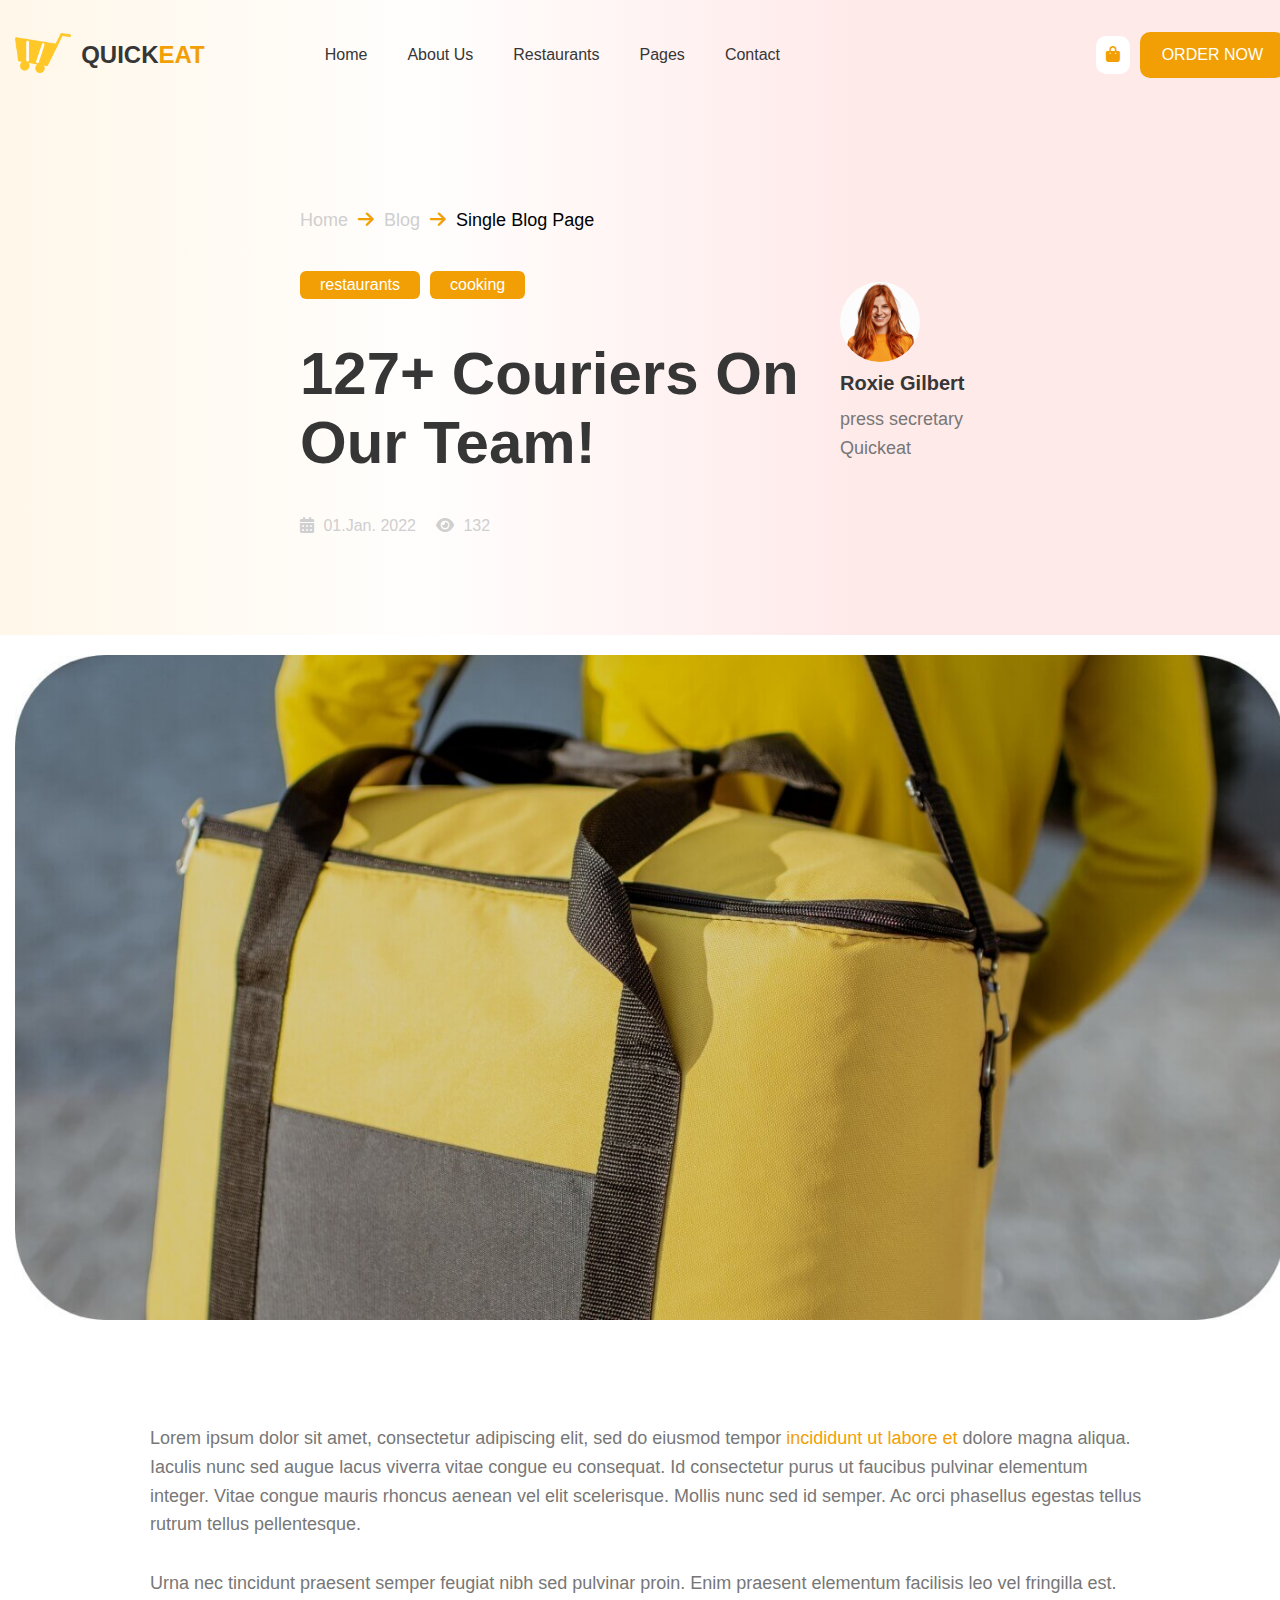
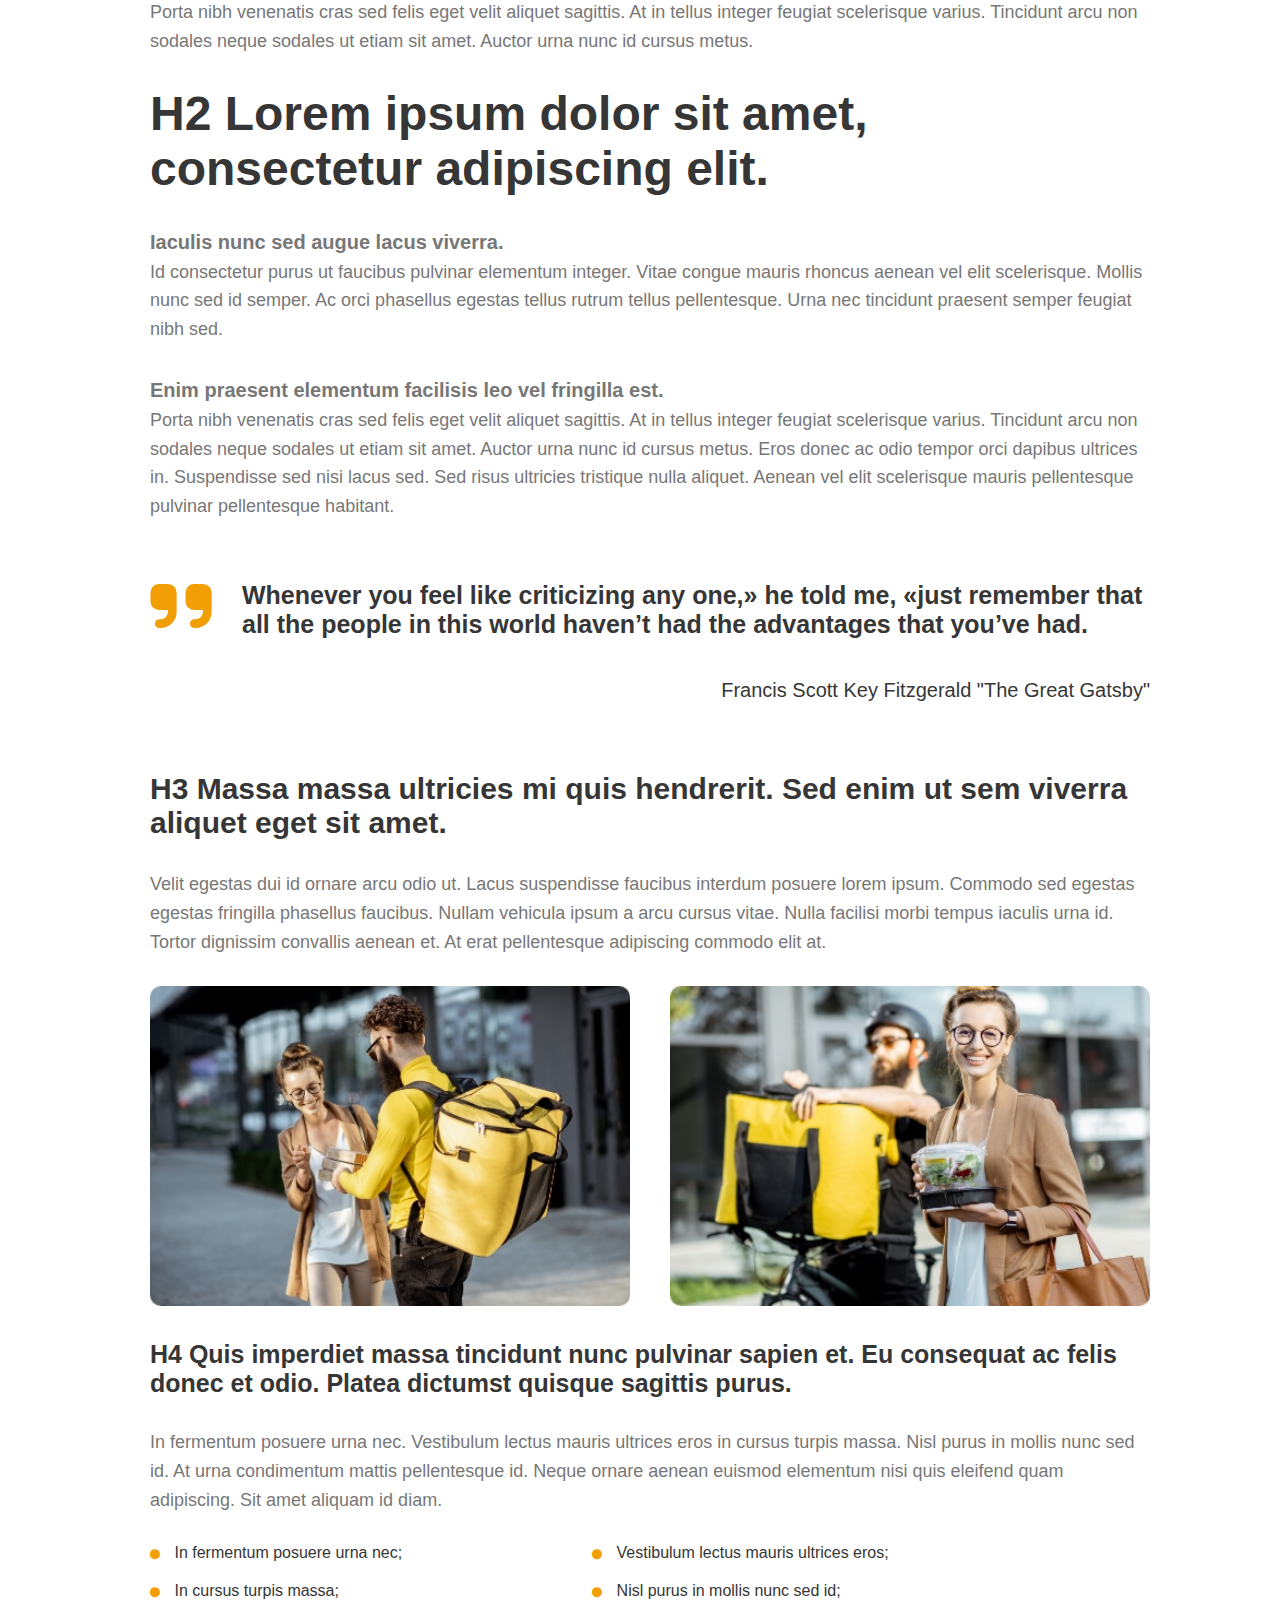
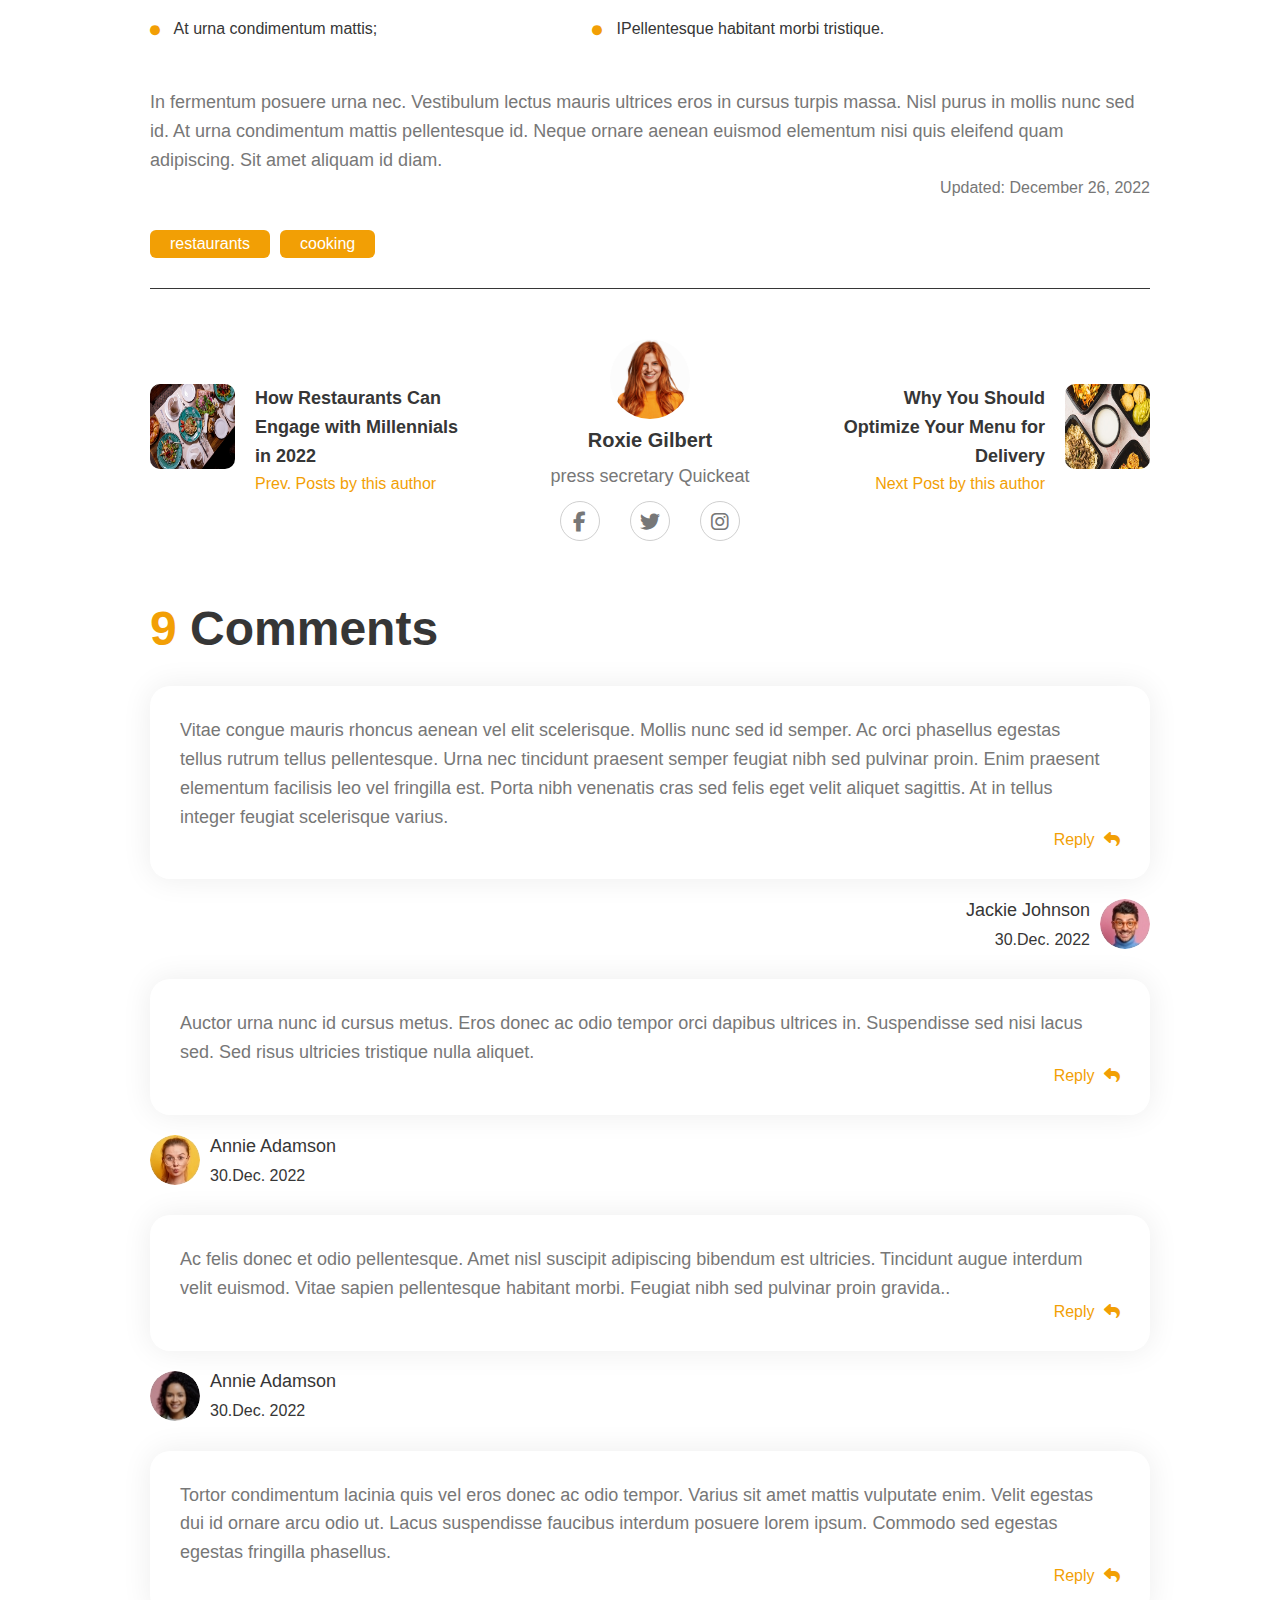
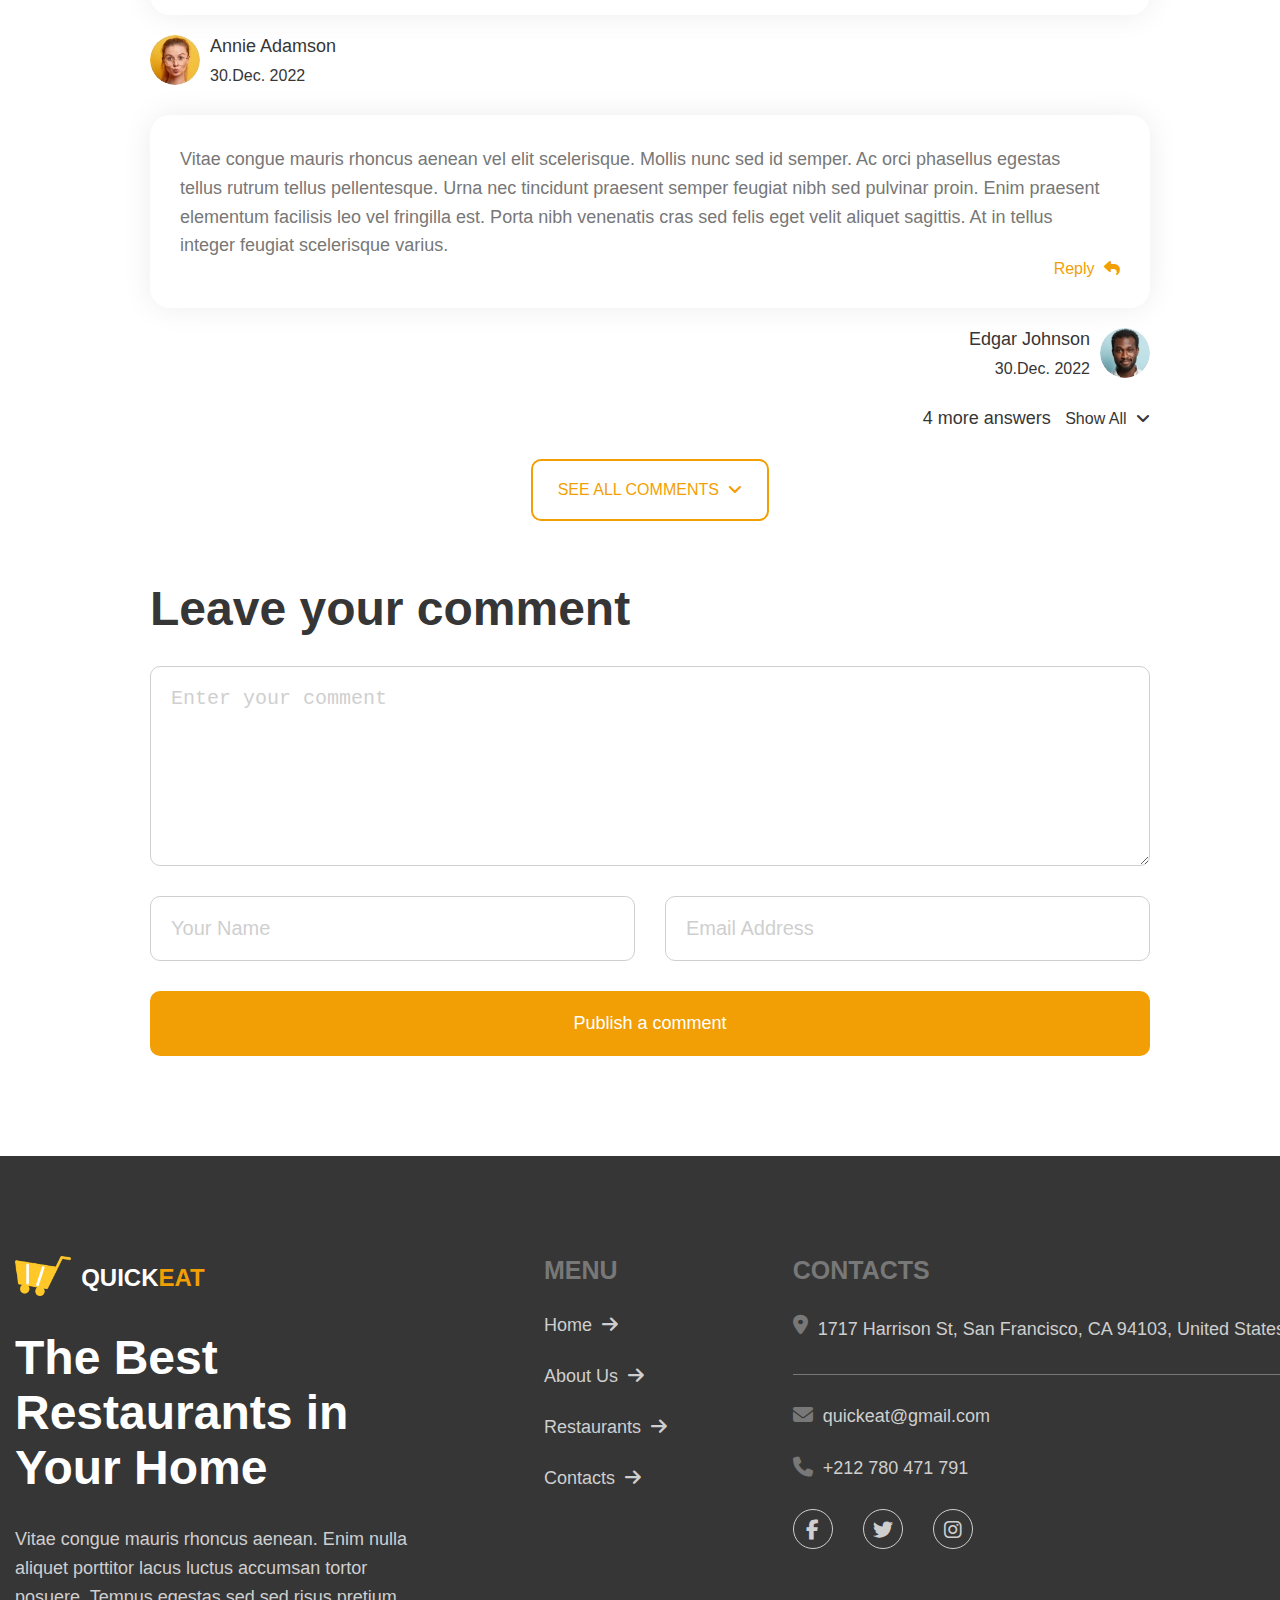
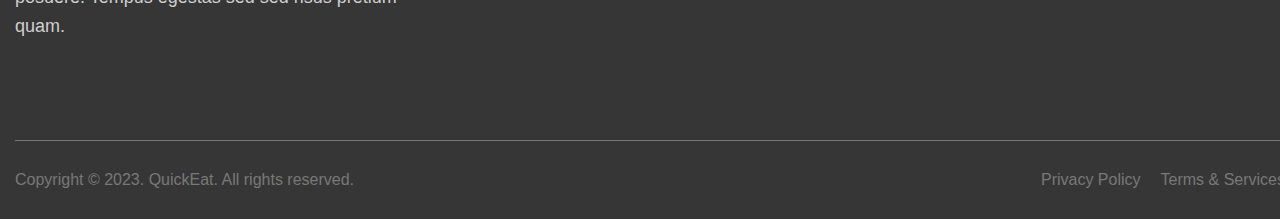
<file: singleblock.html>
<!DOCTYPE html>
<html lang="en">
<head>
    <meta charset="UTF-8">
    <meta name="viewport" content="width=device-width, initial-scale=1.0">
    <title>QUICKEAT</title>
    <link rel="icon" type="png" href="imgs/rocky-shopping-cart-yellow.png">
    <link rel="stylesheet" href="css/style.css">
    <link rel="stylesheet" href="css/singleblog.css">
    <!-- font awesome  -->
    <link
        rel="stylesheet"
        href="https://cdnjs.cloudflare.com/ajax/libs/font-awesome/6.1.2/css/all.min.css"
    />
</head>
<body>
    <header class="linear-grad">
        <div class="container flex flex-between">
            <div class="logo flex">
                <div class="image flex align-center gap-10">
                    <a href="#">
                        <img src="imgs/rocky-shopping-cart-yellow.png" class="image-logo">
                    </a>
                    <h2 class="black-color upper">quick<span class="main-color">eat</span></h2>
                </div>
                <ul class="list capitalize flex align-center">
                    <li><a href="index.html" class="black-color pr-20 pl-20 block effect transition">home</a></li>
                    <li><a href="about.html" class="black-color pr-20 pl-20 block effect transition">about us</a></li>
                    <li class="relative">
                        <a href="restaurants.html" class="black-color pr-20 pl-20 block effect transition">restaurants</a>
                        <ul class="special-list white-bg absolute pt-10 pb-10 main-shadow transition">
                            <li><a href="restaurants.html" class="black-color pr-20 pl-20 block effect transition">restaurants</a></li>
                            <li><a href="restaurantCard.html" class="black-color pr-20 pl-20 block effect transition">restaurant card</a></li>
                            <li><a href="checkout.html" class="black-color pr-20 pl-20 block effect transition">checkout</a></li>
                        </ul>
                    </li>
                    <li class="relative">
                        <a href="#" class="black-color pr-20 pl-20 block effect transition">pages</a>
                        <ul class="special-list white-bg absolute pt-10 pb-10 main-shadow transition">
                            <li><a href="block.html" class="black-color pr-20 pl-20 block effect transition">block</a></li>
                            <li><a href="singleblock.html" class="black-color pr-20 pl-20 block effect transition">single block</a></li>
                            <li><a href="services.html" class="black-color pr-20 pl-20 block effect transition">services</a></li>
                            <li><a href="faq.html" class="black-color pr-20 pl-20 block effect transition" class="upper">faq</a></li>
                            <li><a href="pricing.html" class="black-color pr-20 pl-20 block effect transition">pricing table</a></li>
                            <li><a href="partner.html" class="black-color pr-20 pl-20 block effect transition">become a partner</a></li>
                            <li><a href="notFound.html" class="black-color pr-20 pl-20 block effect transition">404</a></li>
                        </ul>
                    </li>
                    <li><a href="contacts.html" class="black-color pr-20 pl-20 block effect transition">contact</a></li>
                </ul>
            </div>
            <div class="order flex align-center gap-10">
                <div class="fit-width white-bg pd-10 rad-10 pointer">
                    <i class="fa-solid fa-bag-shopping main-color"></i>
                </div>
                <a href="checkout.html" class="now effect fit-width white-color main-bg block pd-12 pl-20 pr-20 upper rad-10 main-border transition">order now</a>
            </div>
        </div>
    </header>
    <div class="landing linear-grad">
        <div class="container pt-100 pb-100">
            <div class="parent flex-center gap-40">
                <div class="left flex direct-column gap-40">
                    <a href="index.html" class="fs-18 capitalize">
                        <span class="lgray-color">home</span>
                        <i class="fa-solid fa-arrow-right ml-5 mr-5 main-color"></i>
                        <span class="lgray-color">blog</span>
                        <i class="fa-solid fa-arrow-right ml-5 mr-5 main-color"></i>
                        single blog page
                    </a>
                    <div class="flex gap-10">
                        <a href="#" class="fit-width white-color main-bg pt-5 pb-5 pl-20 pr-20 rad-6">restaurants</a>
                        <a href="#" class="fit-width white-color main-bg pt-5 pb-5 pl-20 pr-20 rad-6">cooking</a>
                    </div>
                    <h2 class="black-color fs-60 weight-900">127+ Couriers On Our Team!</h2>
                    <div class="icons lgray-color flex gap-20">
                        <div class="icon">
                            <i class="fa-solid fa-calendar-days mr-5"></i>
                            01.Jan. 2022
                        </div>
                        <div class="icon">
                            <i class="fa-solid fa-eye mr-5"></i>
                            132
                        </div>
                    </div>
                </div>
                <div class="right flex direct-column gap-10">
                    <div class="image rad-circle">
                        <img src="imgs/about-team-2.png" class="full-width">
                    </div>
                    <div class="black-color fs-20 bold capitalize">roxie gilbert</div>
                    <p class="gray-color fs-18 line-hei-1-6">press secretary Quickeat</p>
                </div>
            </div>
        </div>
    </div>
    <div class="big-image">
        <div class="container pt-20 pb-100">
            <img src="imgs/single-landing-page-1.jpg" class="full-width">
        </div>
    </div>
    <div class="content">
        <div class="container pb-100">
            <div class="blabla flex direct-column gap-30 mr-auto">
                <p class="gray-color fs-18 line-hei-1-6">
                    Lorem ipsum dolor sit amet, consectetur adipiscing elit, 
                    sed do eiusmod tempor <span class="main-color">incididunt ut labore et</span> dolore magna aliqua. 
                    Iaculis nunc sed augue lacus viverra vitae congue eu consequat. 
                    Id consectetur purus ut faucibus pulvinar elementum integer. Vitae congue mauris rhoncus aenean vel elit scelerisque. 
                    Mollis nunc sed id semper. Ac orci phasellus egestas tellus rutrum tellus pellentesque.
                </p>
                <p class="gray-color fs-18 line-hei-1-6">
                    Urna nec tincidunt praesent semper feugiat nibh sed pulvinar proin. Enim praesent elementum facilisis leo vel fringilla est. 
                    Porta nibh venenatis cras sed felis eget velit aliquet sagittis. At in tellus integer feugiat scelerisque varius. 
                    Tincidunt arcu non sodales neque sodales ut etiam sit amet. Auctor urna nunc id cursus metus.
                </p>
                <h2 class="black-color fs-48 weight-900">H2 Lorem ipsum dolor sit amet, consectetur adipiscing elit.</h2>
                <p class="gray-color fs-18 line-hei-1-6">
                    <span class="fs-20 bold">Iaculis nunc sed augue lacus viverra.</span> <br>
                    Id consectetur purus ut faucibus pulvinar elementum integer. Vitae congue mauris rhoncus aenean vel elit scelerisque. Mollis nunc sed id semper. 
                    Ac orci phasellus egestas tellus rutrum tellus pellentesque. Urna nec tincidunt praesent semper feugiat nibh sed.
                </p>
                <p class="gray-color fs-18 line-hei-1-6">
                    <span class="fs-20 bold">Enim praesent elementum facilisis leo vel fringilla est.</span> <br>
                    Porta nibh venenatis cras sed felis eget velit aliquet sagittis. At in tellus integer feugiat scelerisque varius. 
                    Tincidunt arcu non sodales neque sodales ut etiam sit amet. Auctor urna nunc id cursus metus. 
                    Eros donec ac odio tempor orci dapibus ultrices in. Suspendisse sed nisi lacus sed. Sed risus ultricies tristique nulla aliquet. 
                    Aenean vel elit scelerisque mauris pellentesque pulvinar pellentesque habitant.
                </p>
                <div class="flex gap-30 pt-20 pb-20">
                    <i class="fa-solid fa-quote-right main-color fs-70"></i>
                    <div class="pt-10">
                        <h3 class="black-color fs-25 weight-900 mb-40">Whenever you feel like criticizing any one,» he told me, «just remember that all the people in this world haven’t had the advantages that you’ve had.</h3>
                        <p class="black-color fs-20 text-right">Francis Scott Key Fitzgerald "The Great Gatsby"</p>
                    </div>
                </div>
                <h2 class="black-color fs-30 weight-900 pt-20">H3 Massa massa ultricies mi quis hendrerit. Sed enim ut sem viverra aliquet eget sit amet.</h2>
                <p class="gray-color fs-18 line-hei-1-6">
                    Velit egestas dui id ornare arcu odio ut. Lacus suspendisse faucibus interdum posuere lorem ipsum. 
                    Commodo sed egestas egestas fringilla phasellus faucibus. Nullam vehicula ipsum a arcu cursus vitae. 
                    Nulla facilisi morbi tempus iaculis urna id. Tortor dignissim convallis aenean et. 
                    At erat pellentesque adipiscing commodo elit at.
                </p>
                <div class="holder flex flex-between">
                    <div class="image">
                        <img src="imgs/single-content-img1.jpg" class="full-width">
                    </div>
                    <div class="image">
                        <img src="imgs/single-content-img2.jpg" class="full-width">
                    </div>
                </div>
                <h3 class="black-color fs-25 weight-900">H4 Quis imperdiet massa tincidunt nunc pulvinar sapien et. Eu consequat ac felis donec et odio. Platea dictumst quisque sagittis purus.</h3>
                <p class="gray-color fs-18 line-hei-1-6">
                    In fermentum posuere urna nec. Vestibulum lectus mauris ultrices eros in cursus turpis massa. 
                    Nisl purus in mollis nunc sed id. At urna condimentum mattis pellentesque id. 
                    Neque ornare aenean euismod elementum nisi quis eleifend quam adipiscing. Sit amet aliquam id diam.
                </p>
                <div class="list black-color flex gap-40">
                    <ul class="pr-110">
                        <li class="pb-20"><i class="fa-solid fa-circle main-color mr-10"></i> In fermentum posuere urna nec;</li>
                        <li class="pb-20"><i class="fa-solid fa-circle main-color mr-10"></i> In cursus turpis massa;</li>
                        <li><i class="fa-solid fa-circle main-color fs-14 mr-10"></i> At urna condimentum mattis;</li>
                    </ul>
                    <ul class="pl-40">
                        <li class="pb-20"><i class="fa-solid fa-circle main-color mr-10"></i> Vestibulum lectus mauris ultrices eros;</li>
                        <li class="pb-20"><i class="fa-solid fa-circle main-color mr-10"></i> Nisl purus in mollis nunc sed id;</li>
                        <li class="pb-20"><i class="fa-solid fa-circle main-color mr-10"></i> IPellentesque habitant morbi tristique.</li>
                    </ul>
                </div>
                <div>
                    <p class="gray-color fs-18 line-hei-1-6">
                        In fermentum posuere urna nec. Vestibulum lectus mauris ultrices eros in cursus turpis massa. 
                        Nisl purus in mollis nunc sed id. At urna condimentum mattis pellentesque id. 
                        Neque ornare aenean euismod elementum nisi quis eleifend quam adipiscing. Sit amet aliquam id diam.
                    </p>
                    <p class="gray-color line-hei-1-6 text-right">Updated: December 26, 2022</p>
                </div>
                <div class="flex gap-10">
                    <a href="#" class="fit-width white-color main-bg pt-5 pb-5 pl-20 pr-20 rad-6">restaurants</a>
                    <a href="#" class="fit-width white-color main-bg pt-5 pb-5 pl-20 pr-20 rad-6">cooking</a>
                </div>
                <div class="hr black-bg"></div>
                <div class="flex flex-between align-center pt-20 pb-30">
                    <div class="box flex align-start gap-20">
                        <div class="image">
                            <img src="imgs/blog-latest-holder-img4.png" class="full-width rad-10">
                        </div>
                        <div>
                            <h4 class="black-color fs-18 line-hei-1-6">How Restaurants Can Engage with Millennials in 2022</h4>
                            <a href="#" class="main-color line-hei-1-6">Prev. Posts by this author</a>
                        </div>
                    </div>
                    <div class="right text-center flex direct-column gap-10">
                        <div class="image rad-circle mr-auto">
                            <img src="imgs/about-team-2.png" class="full-width">
                        </div>
                        <div class="black-color fs-20 bold capitalize">roxie gilbert</div>
                        <p class="gray-color fs-18 line-hei-1-6">press secretary Quickeat</p>
                        <div class="icons flex center gap-30">
                            <a href="#" class="icon special gray-color r-effect fs-20 text-center rad-circle transition block"><i class="fa-brands fa-facebook-f"></i></a>
                            <a href="#" class="icon special gray-color r-effect fs-20 text-center rad-circle transition block"><i class="fa-brands fa-twitter"></i></a>
                            <a href="#" class="icon special gray-color r-effect fs-20 text-center rad-circle transition block"><i class="fa-brands fa-instagram"></i></a>
                        </div>
                    </div>
                    <div class="box flex align-start direct-row-reverse gap-20">
                        <div class="image">
                            <img src="imgs/blog-latest-holder-img6.png" class="full-width rad-10">
                        </div>
                        <div class="text-right">
                            <h4 class="black-color fs-18 line-hei-1-6">Why You Should Optimize Your Menu for Delivery</h4>
                            <a href="#" class="main-color line-hei-1-6">Next Post by this author</a>
                        </div>
                    </div>
                </div>
                <div class="h2 black-color fs-48 weight-900">
                    <span class="main-color">9</span>
                    Comments
                </div>
                <div class="comment flex direct-column gap-20">
                    <div class="white-bg pd-30 rad-20 main-shadow">
                        <p class="gray-color fs-18 line-hei-1-6 pr-20">Vitae congue mauris rhoncus aenean vel elit scelerisque. Mollis nunc sed id semper. 
                            Ac orci phasellus egestas tellus rutrum tellus pellentesque. Urna nec tincidunt praesent semper feugiat nibh sed pulvinar proin. 
                            Enim praesent elementum facilisis leo vel fringilla est. 
                            Porta nibh venenatis cras sed felis eget velit aliquet sagittis. At in tellus integer feugiat scelerisque varius.
                        </p>
                        <a href="#" class="main-color text-right capitalize block">reply <i class="fa-solid fa-reply ml-5"></i></a>
                    </div>
                    <div class="person flex direct-row-reverse gap-10">
                        <img src="imgs/single-comment1-person.jpg" class="rad-circle">
                        <div class="infos text-right flex direct-column center gap-10">
                            <span class="black-color fs-18">Jackie Johnson</span>
                            <span class="black-color">30.Dec. 2022</span>
                        </div>
                    </div>
                </div>
                <div class="comment flex direct-column gap-20">
                    <div class="white-bg pd-30 rad-20 main-shadow">
                        <p class="gray-color fs-18 line-hei-1-6 pr-20">Auctor urna nunc id cursus metus. Eros donec ac odio tempor orci dapibus ultrices in. Suspendisse sed nisi lacus sed. Sed risus ultricies tristique nulla aliquet.</p>
                        <a href="#" class="main-color text-right capitalize block">reply <i class="fa-solid fa-reply ml-5"></i></a>
                    </div>
                    <div class="person flex gap-10">
                        <img src="imgs/single-comment2-person.jpg" class="rad-circle">
                        <div class="infos flex direct-column center gap-10">
                            <span class="black-color fs-18">Annie Adamson</span>
                            <span class="black-color">30.Dec. 2022</span>
                        </div>
                    </div>
                </div>
                <div class="comment flex direct-column gap-20">
                    <div class="white-bg pd-30 rad-20 main-shadow">
                        <p class="gray-color fs-18 line-hei-1-6 pr-20">Ac felis donec et odio pellentesque. Amet nisl suscipit adipiscing bibendum est ultricies. Tincidunt augue interdum velit euismod. Vitae sapien pellentesque habitant morbi. Feugiat nibh sed pulvinar proin gravida..</p>
                        <a href="#" class="main-color text-right capitalize block">reply <i class="fa-solid fa-reply ml-5"></i></a>
                    </div>
                    <div class="person flex gap-10">
                        <img src="imgs/single-comment3-person.jpg" class="rad-circle">
                        <div class="infos flex direct-column center gap-10">
                            <span class="black-color fs-18">Annie Adamson</span>
                            <span class="black-color">30.Dec. 2022</span>
                        </div>
                    </div>
                </div>
                <div class="comment flex direct-column gap-20">
                    <div class="white-bg pd-30 rad-20 main-shadow">
                        <p class="gray-color fs-18 line-hei-1-6 pr-20">Tortor condimentum lacinia quis vel eros donec ac odio tempor. Varius sit amet mattis vulputate enim. Velit egestas dui id ornare arcu odio ut. Lacus suspendisse faucibus interdum posuere lorem ipsum. Commodo sed egestas egestas fringilla phasellus.</p>
                        <a href="#" class="main-color text-right capitalize block">reply <i class="fa-solid fa-reply ml-5"></i></a>
                    </div>
                    <div class="person flex gap-10">
                        <img src="imgs/single-comment2-person.jpg" class="rad-circle">
                        <div class="infos flex direct-column center gap-10">
                            <span class="black-color fs-18">Annie Adamson</span>
                            <span class="black-color">30.Dec. 2022</span>
                        </div>
                    </div>
                </div>
                <div class="comment flex direct-column gap-20">
                    <div class="white-bg pd-30 rad-20 main-shadow">
                        <p class="gray-color fs-18 line-hei-1-6 pr-20">Vitae congue mauris rhoncus aenean vel elit scelerisque. Mollis nunc sed id semper. Ac orci phasellus egestas tellus rutrum tellus pellentesque. Urna nec tincidunt praesent semper feugiat nibh sed pulvinar proin. Enim praesent elementum facilisis leo vel fringilla est. Porta nibh venenatis cras sed felis eget velit aliquet sagittis. At in tellus integer feugiat scelerisque varius.</p>
                        <a href="#" class="main-color text-right capitalize block">reply <i class="fa-solid fa-reply ml-5"></i></a>
                    </div>
                    <div class="person flex direct-row-reverse gap-10">
                        <img src="imgs/single-comment4-person.jpg" class="rad-circle">
                        <div class="infos text-right flex direct-column center gap-10">
                            <span class="black-color fs-18">Edgar Johnson</span>
                            <span class="black-color">30.Dec. 2022</span>
                        </div>
                    </div>
                </div>
                <div class="text-right gap-10">
                    <span class="black-color fs-18 mr-10 inline">4 more answers</span>
                    <a href="#" class="show-more black-color capitalize">show all <i class="fa-solid fa-angle-down ml-5"></i></a>
                </div>
                <a href="#" class="see-all fit-width block main-color pd-20 pr-25 pl-25 mr-auto upper rad-10 main-border r-effect transition">see all comments <i class="fa-solid fa-angle-down ml-5"></i></a>
                <h2 class="black-color fs-48 weight-900 pt-30">Leave your comment</h2>
                <form class="flex wrap gap-30">
                    <textarea class="full-width pd-20 rad-10" placeholder="Enter your comment"></textarea>
                    <input type="text" placeholder="Your Name"  class="pd-20 rad-10">
                    <input type="text" placeholder="Email Address" class="pd-20 rad-10">
                    <button type="submit" class="effect full-width white-color main-bg fs-18 text-center pd-20 rad-10 main-border transition">Publish a comment</button>
                </form>
            </div>
        </div>
    </div>
    <div class="footer black-bg">
        <div class="container">
            <div class="parent flex flex-between align-start pt-100 pb-100">
                <div class="box flex direct-column gap-30">
                    <div class="image flex align-center gap-10">
                        <a href="#">
                            <img src="imgs/rocky-shopping-cart-yellow.png" class="image-logo">
                        </a>
                        <h2 class="white-color upper">quick<span class="main-color">eat</span></h2>
                    </div>
                    <h2 class="white-color fs-48 weight-900">The Best Restaurants in Your Home</h2>
                    <p class="lgray-color fs-18 line-hei-1-6">Vitae congue mauris rhoncus aenean. Enim nulla aliquet porttitor lacus luctus accumsan tortor posuere. Tempus egestas sed sed risus pretium quam.</p>
                </div>
                <div class="box flex direct-column gap-30">
                    <h2 class="lblack-color fs-25 upper">menu</h2>
                    <ul class="flex direct-column gap-30">
                        <li><a href="index.html" class="lgray-color fs-18 capitalize effect transition block">home <i class="fa-solid fa-arrow-right ml-5"></i></a></li>
                        <li><a href="about.html" class="lgray-color fs-18 capitalize effect transition block">about us <i class="fa-solid fa-arrow-right ml-5"></i></a></li>
                        <li><a href="restaurants.html" class="lgray-color fs-18 capitalize effect transition block">restaurants <i class="fa-solid fa-arrow-right ml-5"></i></a></li>
                        <li><a href="contacts.html" class="lgray-color fs-18 capitalize effect transition block">contacts <i class="fa-solid fa-arrow-right ml-5"></i></a></li>
                    </ul>
                </div>
                <div class="box flex direct-column gap-30">
                    <h2 class="lblack-color fs-25 upper">contacts</h2>
                    <div class="infos fs-18 flex direct-column gap-30">
                        <div class="holder flex align-start gap-10">
                            <a href="#"><i class="fa-solid fa-location-dot fs-20 lblack-color"></i></a>
                            <p class="lgray-color line-hei-1-6">1717 Harrison St, San Francisco, CA 94103, United States</p>
                        </div>
                        <div class="hr lblack-bg"></div>
                        <div class="holder flex align-start gap-10">
                            <a href="#" class="lgray-color"><i class="fa-solid fa-envelope fs-20 lblack-color mr-10"></i>quickeat@gmail.com</a>
                        </div>
                        <div class="holder flex align-start gap-10">
                            <a href="#" class="lgray-color"><i class="fa-solid fa-phone fs-20 lblack-color mr-10"></i>+212 780 471 791</a>
                        </div>
                    </div>
                    <div class="icons flex gap-30">
                        <a href="#" class="icon special lgray-color r-effect fs-20 text-center rad-circle transition block"><i class="fa-brands fa-facebook-f"></i></a>
                        <a href="#" class="icon special lgray-color r-effect fs-20 text-center rad-circle transition block"><i class="fa-brands fa-twitter"></i></a>
                        <a href="#" class="icon special lgray-color r-effect fs-20 text-center rad-circle transition block"><i class="fa-brands fa-instagram"></i></a>
                    </div>
                </div>
            </div>
            <div class="hr lblack-bg"></div>
            <div class="copy lblack-color flex flex-between align-center pt-30 pb-30">
                <p>Copyright © 2023. QuickEat. All rights reserved.</p>
                <div class="policy flex gap-20">
                    <a href="#" class="lblack-color">Privacy Policy</a>
                    <a href="#" class="lblack-color">Terms & Services</a>
                </div>
            </div>
        </div>
    </div>
</body>
</html>
</file>
<file: css/style.css>
:root {
    --main-color: #f29f05;
    --duration: .5s;
}
* {
    padding: 0;
    margin: 0;
    box-sizing: border-box;
}
html {
    scroll-behavior: smooth;
}
body {
    font-family: Arial, Helvetica, sans-serif;
}
ul {
    list-style: none;
}
a {
    color: black;
    text-decoration: none;
}
input[type="radio"], input[type="checkbox"] {
    display: none;
}
.container {
    padding-left: 15px;
    padding-right: 15px;
    margin-left: auto;
    margin-right: auto;
}
/* start components */
/*----------------------------------------------------------------*/
/* width */
.fit-width {
    width: fit-content;
}
.full-width {
    width: 100%;
}
.width-45 {
    width: 45%;
}
/*----------------------------------------------------------------*/
/* height */
.full-height {
    height: 100vh;
}
/*----------------------------------------------------------------*/
/* color */
.white-color {
    color: white;
}
.main-color {
    color: var(--main-color);
}
.lgray-color {
    color: #cfcfcf;
}
.gray-color {
    color: #777;
}
.black-color {
    color: #363636;
}
.lblack-color {
    color: #787878;
}
/*----------------------------------------------------------------*/
/* background-color */
.main-bg {
    background-color: var(--main-color);
}
.white-bg {
    background-color: white;
}
.lgray-bg {
    background-color: #cfcfcf;
}
.gray-bg {
    background-color: #fcfcfc;
}
.black-bg {
    background-color: #363636;
}
.lblack-bg {
    background-color: #787878;
}
.dblack-bg {
    background-color: black;
}
.transparent-bg {
    background-color: transparent;
}
/*----------------------------------------------------------------*/
/* backgroung-image-gradient */
.linear-grad {
    background-image: linear-gradient(to right, #fff7e9, rgb(255 254 253), #ffeaea, #ffeaea);
}
/*----------------------------------------------------------------*/
/* font size */
.fs-14 {
    font-size: 14px;
}
.fs-18 {
    font-size: 18px;
}
.fs-20 {
    font-size: 20px;
}
.fs-25 {
    font-size: 25px;
}
.fs-30 {
    font-size: 30px;
}
.fs-40 {
    font-size: 40px;
}
.fs-48 {
    font-size: 48px;
}
.fs-60 {
    font-size: 60px;
}
.fs-70 {
    font-size: 70px;
}
/*----------------------------------------------------------------*/
/* font family */
.ff-poppins {
    font-family: "Poppins", sans-serif;
}
/*----------------------------------------------------------------*/
/* font weight */
.bold {
    font-weight: bold;
}
.weight-900 {
    font-weight: 900;
}
/*----------------------------------------------------------------*/
/* flex */
.flex {
    display: flex;
}
.align-start {
    align-items: flex-start;
}
.align-end {
    align-items: flex-end;
}
.align-center {
    align-items: center;
}
.flex-start {
    justify-content: flex-start;
}
.flex-between {
    justify-content: space-between;
}
.flex-center {
    display: flex;
    justify-content: center;
    align-items: center;
}
.center {
    justify-content: center;
}
.direct-column {
    flex-direction: column;
}
.direct-row-reverse {
    flex-direction: row-reverse;
}
.wrap {
    flex-wrap: wrap;
}
/*----------------------------------------------------------------*/
/* grid */
.grid {
    display: grid;
}
.col-2 {
    grid-template-columns: repeat(auto-fill, minmax(500px, 1fr));
}
.col-3 {
    grid-template-columns: repeat(auto-fill, minmax(360px, 1fr));
}
.col-4 {
    grid-template-columns: repeat(auto-fill, minmax(270px, 1fr));
}
/*----------------------------------------------------------------*/
/* gap */
.gap-1 {
    gap: 1px;
}
.gap-5 {
    gap: 5px;
}
.gap-10 {
    gap: 10px;
}
.gap-15 {
    gap: 15px;
}
.gap-20 {
    gap: 20px;
}
.gap-30 {
    gap: 30px;
}
.gap-40 {
    gap: 40px;
}
/*----------------------------------------------------------------*/
/* text align */
.text-center {
    text-align: center;
}
.text-right {
    text-align: right;
}
/*----------------------------------------------------------------*/
/* text transform */
.capitalize {
    text-transform: capitalize;
}
.upper {
    text-transform: uppercase;
}
/*----------------------------------------------------------------*/
/* line height */
.line-hei-1-6 {
    line-height: 1.6;
}
/*----------------------------------------------------------------*/
/* padding */
.pd-10 {
    padding: 10px;
}
.pd-12 {
    padding: 12px;
}
.pd-15 {
    padding: 15px;
}
.pd-20 {
    padding: 20px;
}
.pd-30 {
    padding: 30px;
}
/* padding top */
.pt-5 {
    padding-top: 5px;
}
.pt-10 {
    padding-top: 10px;
}
.pt-15 {
    padding-top: 15px;
}
.pt-20 {
    padding-top: 20px;
}
.pt-30 {
    padding-top: 30px;
}
.pt-100 {
    padding-top: 100px;
}
/* padding right */
.pr-10 {
    padding-right: 10px;
}
.pr-20 {
    padding-right: 20px;
}
.pr-25 {
    padding-right: 25px;
}
.pr-30 {
    padding-right: 30px;
}
.pr-40 {
    padding-right: 40px;
}
.pr-110 {
    padding-right: 110px;
}
/* padding bottom */
.pb-5 {
    padding-bottom: 5px;
}
.pb-10 {
    padding-bottom: 10px;
}
.pb-15 {
    padding-bottom: 15px;
}
.pb-20 {
    padding-bottom: 20px;
}
.pb-30 {
    padding-bottom: 30px;
}
.pb-100 {
    padding-bottom: 100px;
}
/* padding left */
.pl-10 {
    padding-left: 10px;
}
.pl-20 {
    padding-left: 20px;
}
.pl-25 {
    padding-left: 25px;
}
.pl-30 {
    padding-left: 30px;
}
.pl-40 {
    padding-left: 40px;
}
/*----------------------------------------------------------------*/
/* margin */
.mr-auto {
    margin-left: auto;
    margin-right: auto;
}
.mr-0 {
    margin: 0;
}
/* margin top */
.mt-10 {
    margin-top: 10px;
}
.mt-20 {
    margin-top: 20px;
}
.mt-40 {
    margin-top: 40px;
}
/* margin right */
.mr-5 {
    margin-right: 5px;
}
.mr-10 {
    margin-right: 10px;
}
/* margin bottom */
.mb-10 {
    margin-bottom: 10px;
}
.mb-20 {
    margin-bottom: 20px;
}
.mb-40 {
    margin-bottom: 40px;
}
/* margin left */
.ml-5 {
    margin-left: 5px;
}
.ml-10 {
    margin-left: 10px;
}
.ml-20 {
    margin-left: 20px;
}
/*----------------------------------------------------------------*/
/* display */
.inline-block {
    display: inline-block;
}
.block {
    display: block;
}
.hide {
    display: none;
}
/*----------------------------------------------------------------*/
/* cursor */
.pointer {
    cursor: pointer;
}
/*----------------------------------------------------------------*/
/* position */
.relative {
    position: relative;
}
.absolute {
    position: absolute;
}
/*----------------------------------------------------------------*/
/* radius */
.rad-6 {
    border-radius: 6px;
}
.rad-10 {
    border-radius: 10px;
}
.rad-20 {
    border-radius: 20px;
}
.rad-40 {
    border-radius: 40px;
}
.rad-circle {
    border-radius: 50%;
}
/*----------------------------------------------------------------*/
/* border */
.main-border {
    border: 2px solid var(--main-color);
}
/*----------------------------------------------------------------*/
/* transition */
.transition {
    transition: var(--duration);
}
/*----------------------------------------------------------------*/
/* box shadow */
.main-shadow {
    box-shadow: 0 0 30px 1px #eee;
}
/*----------------------------------------------------------------*/
/* overflow */
.hidden {
    overflow: hidden;
}
/*----------------------------------------------------------------*/
.effect:hover {
    color: var(--main-color);
    background-color: transparent;
}
.r-effect:hover {
    color: white;
    background-color: var(--main-color);
}
.hr {
    height: 1px;
    width: 100%;
}
.check-mark {
    width: 18px;
    height: 18px;
    font-size: 10px;
}
::placeholder {
    color: #cfcfcf;
}
input, textarea {
    color: #cfcfcf;
    font-size: 20px;
    outline: none;
    border: 1px solid #cfcfcf;
    resize: none;
}
textarea {
    height: 200px;
    resize: vertical;
}
.meals .choice input[type="radio"]:checked + label,
.questions input[type="radio"]:checked + label {
    color: var(--main-color);
    border-bottom: 2px solid var(--main-color);
}
/*----------------------------------------------------------------*/
/* end components */
/* Small */
@media (min-width: 768px) {
    .container {
        width: 750px;
    }
}
/* Medium */
@media (min-width: 992px) {
    .container {
        width: 970px;
    }
}
/* Large */
@media (min-width: 1200px) {
    .container {
        width: 1300px;
    }
}
header {
    padding: 30px 0;
}
@media (max-width: 991px) {
    header .logo, header .order {
        display: none;
    }
    nav li {
        padding: 10px 0;
    }
}
header .logo {
    gap: 100px;
}
.image img.image-logo {
    height: 40px;
}
header .list li a {
    height: 50px;
    line-height: 50px;
}
header .list .special-list {
    width: 240px;
    opacity: 0;
    position: absolute;
    left: 0;
    top: calc(100% + 50px);
    z-index: -1;
}
header .list li:hover .special-list {
    opacity: 1;
    top: calc(100% + 1px);
    z-index: 100;
}
header .list .special-list a:hover {
    padding-left: 30px;
}
.select select {
    width: 65%;
    border: none;
    outline: none;
    box-shadow: 0 5px 5px rgba(0, 0, 0, 0.067);
}
.landing h2 {
    max-width: 500px;
}
.landing p {
    max-width: 500px;
}
.landing .delivery img.delivery-person {
    right: -95px;
    z-index: 8;
}
.landing .delivery .location {
    top: 200px;
    right: -90px;
    z-index: 10;
}
.landing .delivery .location .icon {
    width: 40px;
    height: 40px;
}
.landing .delivery .other {
    bottom: 120px;
    left: 100px;
    z-index: 10;
}
.landing .delivery .other img {
    width: 90px;
    height: 90px;
}
.how .container > p {
    max-width: 700px;
}
.how .holder .box img {
    max-width: 100%;
    bottom: 0;
}
.how .holder .box h2 span {
    font-size: 35px;
}
.best-restaus .box .logo {
    width: 110px;
    max-width: 110px;
    height: 110px;
}
.type {
    border: 1px solid var(--main-color);
}
.food .surprise {
    height: 600px;
}
.food .surprised-girl {
    height: 100%;
    z-index: 8;
}
.food .surprise ul {
    right: 25px;
    top: 90px;
    z-index: 10;
}
.food .surprise ul li {
    margin-top: -10px;
}
.food .surprise ul li a:hover span {
    opacity: .9;
}
.service .box .count p {
    transform: translateY(-10px);
}
.arrows .arrow {
    width: 40px;
    height: 40px;
    border: 1px solid #363636;
}
.about-us .container {
    height: 100%;
}
/* .about-us .image {
    width: 620px;
    height: 620px;
} */
.about-us .image img {
    width: 100%;
}
.about-us .image::before {
    content: "\f164";
    width: 130px;
    height: 130px;
    color: var(--main-color);
    background-color: white;
    font-size: 80px;
    font-family: 'Font Awesome 5 Free';
    font-weight: 900;
    text-align: center;
    line-height: 130px;
    position: absolute;
    top: 50px;
    left: 0;
    border-radius: 50%;
    box-shadow: 0 0 30px 1px #eee;
    z-index: 10;
}
.about-us h2, .about-us p {
    width: 500px;
}
.join .box {
    height: 420px;
}
.join .box::before, .make .box:first-child::before {
    content: "";
    width: 100%;
    height: 100%;
    border: 10px solid var(--main-color);
    position: absolute;
    top: 0;
    left: 0;
    border-radius: 20px;
    z-index: 10;
}
.join .box:first-child:before {
    transform: translateX(30px);
}
.join .box img {
    width: 100%;
    height: 100%;
    z-index: 1;
}
.join .box:first-child img {
    margin: 50px 0 0;
}
.join .box:last-child img {
    margin: 50px 0 0 -30px;
}
.join .box .info {
    bottom: 10px;
    z-index: 20;
}
.join .box:first-child .info {
    left: 70px;
}
.join .box:last-child .info {
    left: 35px;
}
.latest .box .image {
    height: 250px;
    overflow: hidden;
}
.latest h2 {
    width: 400px;
}
.latest .box .image img {
    max-width: 100%;
    width: 100%;
    height: 100%;
}
.latest .box .image div {
    top: 30px;
    left: 30px;
}
.latest article {
    flex: 1;
}
.favorite .image {
    width: 70%;
}
.favorite .image img {
    max-width: 100%;
}
.favorite h2 {
    width: 500px;
}
.favorite .input-box {
    width: 60%;
}
.favorite .input-box input {
    background-color: transparent;
    border: none;
    outline: none;
}
.favorite .input-box input::placeholder {
    color: #cfcfcf;
}
.footer .box:first-child {
    width: calc((100% - 60px) / 3);
}
.icons .special.icon {
    width: 40px;
    height: 40px;
    line-height: 40px;
    border: 1px solid #cfcfcf;
}
.icons .special.icon:hover {
    border-color: var(--main-color);
}
.meals .box > div:nth-of-type(2) span,
.category .box > div:nth-of-type(2) span, 
.content .order-list .order .cnt {
    width: 40px;
    height: 40px;
    display: flex;
    justify-content: center;
    align-items: center;
}
.meals .box > div:nth-of-type(2) span:nth-child(2),
.category .box > div:nth-of-type(2) span:nth-child(2), 
.content .order-list .order .cnt:nth-of-type(2) {
    border: 1px solid #eee;
}
</file>
<file: css/about.css>
:root {
    --main-color: #f29f05;
    --duration: .5s;
}
.landing .image {
    width: 500px;
    height: 500px;
    border: 7px solid #fff;
}
.landing .image img {
    width: 100%;
    height: 100%;
    object-fit: cover;
    transform: rotate(10deg);
}
.mession .image {
    width: 70%;
}
.mession .image img {
    max-width: 100%;
}
.mession h2 {
    width: 500px;
}
.service .title {
    width: 200px;
}
.service .box:hover > * {
    color: white;
}
.wait .image {
    border: 10px solid var(--main-color);
    transform: rotate(10deg);
}
.wait .image a {
    width: 70px;
    height: 70px;
    line-height: 70px;
    top: 50%;
    left: 50%;
    transform: translate(-50%, -50%) rotate(-10deg);
    z-index: 10;
}
.wait .image img {
    transform: rotate(-10deg);
}
.team .image::before {
    content: "";
    width: 100%;
    height: 90%;
    background-color: #fcfcfc;
    position: absolute;
    left: 0;
    bottom: 0;
    border-radius: 40px;
}
.team img {
    max-width: 100%;
}
.team .icons .icon {
    border: 1px solid #777;
}
.tast .box .holder img {
    border: 10px solid #fcfcfc;
}
.tast .box .holder {
    bottom: -70px;
}
.menu-favorite {
    background-image: url(../imgs/latest-food-1.jpg);
    background-size: cover;
}
.menu-favorite::before {
    content: "";
    width: 100%;
    height: 100%;
    background-color: #f29f05ca;
    position: absolute;
    top: 0;
    left: 0;
}
.menu-favorite .box {
    width: 800px;
}
.menu-favorite .box > div {
    width: 90%;
}
.menu-favorite .box > div .input-box {
    flex: 1;
}
.menu-favorite .box > div input {
    border: none;
    outline: none;
}
.menu-favorite .box > div a {
    border: 2px solid black;
}
.menu-favorite .box > div a:hover {
    background-color: transparent;
}
</file>
<file: css/blog.css>
:root {
    --main-color: #f29f05;
    --duration: .5s;
}
.landing div ul {
    z-index: 8;
    top: 50%;
    left: 70px;
    transform: translateY(-50%);
    -webkit-transform: translateY(-50%);
    -moz-transform: translateY(-50%);
    -ms-transform: translateY(-50%);
    -o-transform: translateY(-50%);
}
.landing div ul li {
    width: 55px;
    height: 55px;
}
.landing div ul li a {
    width: 45px;
    height: 45px;
    line-height: 40px;
    border: 1px solid var(--main-color);
}
.latest .box > .image {
    height: 500px;
    overflow: hidden;
}
.latest .holder .image {
    height: 250px;
    overflow: hidden;
}
</file>
<file: css/checkout.css>
:root {
    --main-color: #f29f05;
    --duration: .5s;
}
.landing p {
    max-width: 900px;
}
.content .order-list > div:nth-of-type(2) img {
    width: 60px;
    height: 60px;
}
.content .order-list div label {
    top: -20px;
    right: 0;
}
.content .order-list div input[type="checkbox"]:checked + div {
    display: none;
}
.content .order-list div article img {
    width: 150px;
}
.content .order-list .order .box {
    border-bottom: 1px solid #cfcfcf;
}
.content .form select {
    color: #cfcfcf;
    font-size: 20px;
    outline: none;
    border: 1px solid #cfcfcf;
}
.content .form ul li:first-child {
    border-bottom: 2px solid var(--main-color);
}
.content .form .images img {
    max-width: 60px;
}
.content .form .images input[type="radio"]:checked + label {
    border: 1px solid var(--main-color);
    padding: 10px;
}
.content .form .save .checkbox::before {
    content: "";
    width: 20px;
    height: 20px;
    color: white;
    background-color: #eee;
    font-size: 14px;
    font-family: "Font Awesome 5 Free";
    font-weight: 900;
    position: absolute;
    left: 0;
    top: 0;
    display: flex;
    justify-content: center;
    align-items: center;
    cursor: pointer;
}
.content .form .save .checkbox:hover::before {
    background-color: #cfcfcf;
}
.content .form .save input[type="checkbox"]:checked + label::before {
    content: "\f00c";
    background-color: var(--main-color);
}
form input:not(:first-of-type) {
    width: calc((100% - 20px) / 2);
}
</file>
<file: css/contacts.css>
.landing section {
    flex: 1;
}
.landing .holder .box {
    width: 220px;
}
.landing .holder .box:hover {
    background-color: #363636;
}
.landing .holder .box:hover *:not(i) {
    color: white;
}
.location .input-box i {
    top: 50%;
    left: 10px;
    transform: translateY(-50%);
}
</file>
<file: css/fac.css>
:root {
    --main-color: #f29f05;
    --duration: .5s;
}
.landing .image {
    width: 600px;
    height: 450px;
    border: 7px solid var(--main-color);
    border-radius: 100px;
    -webkit-border-radius: 100px;
    -moz-border-radius: 100px;
    -ms-border-radius: 100px;
    -o-border-radius: 100px;
}
.landing .image span {
    width: 100px;
    height: 100px;
    display: grid;
    place-items: center;
    top: 0;left: -70px;
}
.landing .image img {
    width: 100%;
    height: 100%;
    border-radius: 100px;
    margin-top: -40px;
    margin-left: -40px;
}
.questions label {
    color: #363636;
}
.questions .input-box {
    width: 400px;
    border: 1px solid #cfcfcf;
    overflow: hidden;
}
.questions .input-box input {
    border: none;
}
.questions .content .box {
    width: 80%;
}
.questions .content .question {
    background-color: #fcfcfc;
}
.questions .content .answer {
    border: 1px solid #cfcfcf;
    align-self: flex-end;
}
.questions .content .symbol {
    width: 35px;
    height: 35px;
}
.questions .content .box p {
    max-width: 900px;
}
.find .input-box i {
    top: 50%;
    left: 10px;
    transform: translateY(-50%);
}
.find textarea {
    border: 1px solid #cfcfcf;
}
</file>
<file: css/pricing.css>
.lunch .table:first-child .head {
    background-image: linear-gradient(to right, #e7eeff 90%, white);
}
.lunch .table:nth-child(2) .head {
    background-image: linear-gradient(to right, #ffe9e9 90%, white);
}
.lunch .table:last-child .head {
    background-image: linear-gradient(to right, #fff7e7 90%, white);
}
.lunch .table .head .image {
    margin-left: -120px;
}
.lunch .table .head .image img {
    filter: drop-shadow(0 0 10px white);
}
.lunch .table .head .caption {
    flex: 1;
}
.lunch .table .head .caption h3 {
    letter-spacing: -5px;
}
</file>
<file: css/restaurantCard.css>
:root {
    --main-color: #f29f05;
    --duration: .5s;
}
.landing .image {
    width: 500px;
    height: 500px;
    border: 10px solid #fff;
}
.landing .image img {
    width: 100%;
    height: 100%;
    object-fit: cover;
    transform: rotate(10deg);
}
.landing h2 {
    margin-top: -15px;
}
.landing .hours {
    left: -40px;
    bottom: 200px;
}
.landing .icon {
    width: 40px;
    height: 40px;
}
.landing .meal {
    left: -40px;
    bottom: 80px;
}
.meals .choice ul li:first-child {
    border-bottom: 2px solid var(--main-color);
}
.meals .box img {
    max-width: 100%;
}
.meals .box h2 {
    width: 90%;
}
.meals .box > div:first-of-type {
    border-bottom: 1px solid #eee;
}
.category .container > h2 {
    width: 500px;
}
</file>
<file: css/restaurants.css>
.landing select {
    width: 80%;
}
.landing .waitress img {
    max-width: 100%;
}
.landing .waitress ul {
    z-index: 8;
    top: 100px;
    left: 70px;
}
.landing .waitress ul li a:hover span {
    opacity: .9;
}
.choose .container {
    background-image: url(../imgs/restaurants-choose-img.png);
    background-size: 100% 100%;
}
.choose .month {
    clip-path: polygon(0 0, 100% 0, 80% 50%, 100% 100%, 0 100%, 0% 50%);
}
.choose .parent div:last-child img {
    width: 60px;
    height: 60px;
}
</file>
<file: css/services.css>
:root {
    --main-color: #f29f05;
    --duration: .5s;
}
.landing .parent {
    width: 500px;
    height: 600px;
}
.landing .parent::before {
    content: "";
    width: 100%;
    height: 100%;
    border: 7px solid var(--main-color);
    position: absolute;
    top: 0;
    left: -90px;
    transform: rotate(20deg);
    border-radius: 40px;
}
.landing .parent .content {
    margin-left: -100px;
}
.landing .parent .holder > div {
    width: calc(100% / 2);
}
.landing .parent .holder .image img {
    max-width: 100%;
}
.landing .parent .holder .caption div {
    width: 70%;
    height: 70%;
}
.easier .box .holder:hover {
    border: 2px solid var(--main-color);
    border-radius: 10px;
}
.easier .box .holder .icon {
    border: 3px solid var(--main-color);
    transform: translateX(13px) rotate(45deg);
}
.easier .box .holder:hover .icon i {
    background-color: var(--main-color);
    transform: translateX(-13px) rotate(-45deg);
}
.easier .box .holder:hover .icon {
    border-color: #363636;
}
.easier .box .holder:hover .icon i {
    color: white;
}
.easier .box a {
    width: 180px;
}
.easier .box ul li {
    width: 50%;
}
.easier .box ul li span {
    width: 200px;
}
.make .box:first-child:before {
    border-radius: 40px;
    top: 50px;
    left: 50px;
}
.make .box div {
    width: 200px;
    height: 200px;
    bottom: 80px;
    right: -75px;
    z-index: 20;
}
.make .box:last-child {
    width: 550px;
}
.make .box:last-child ul {
    width: 500px;
}
</file>
<file: css/singleblog.css>
:root {
    --main-color: #f29f05;
    --duration: .5s;
}
.right .image {
    width: 80px;
    height: 80px;
    background-color: #fcfcfc;
    overflow: hidden;
}
.landing .right p {
    width: 160px;
}
.content .blabla {
    max-width: 1000px;
}
.content .blabla .holder .image {
    width: 48%;
}
.content .blabla .list ul li i {
    font-size: 10px;
}
.content .blabla div > .box {
    width: calc((100% - 40px) / 3);
}
.content .blabla div .box:not(:nth-child(2)) .image img {
    width: 85px;
    height: 85px;
}
.content .blabla a.show-more:hover {
    opacity: .9;
}
.content .blabla textarea {
    height: 200px;
}
.content .blabla form input {
    width: calc((100% - 30px) / 2);
}
</file>
